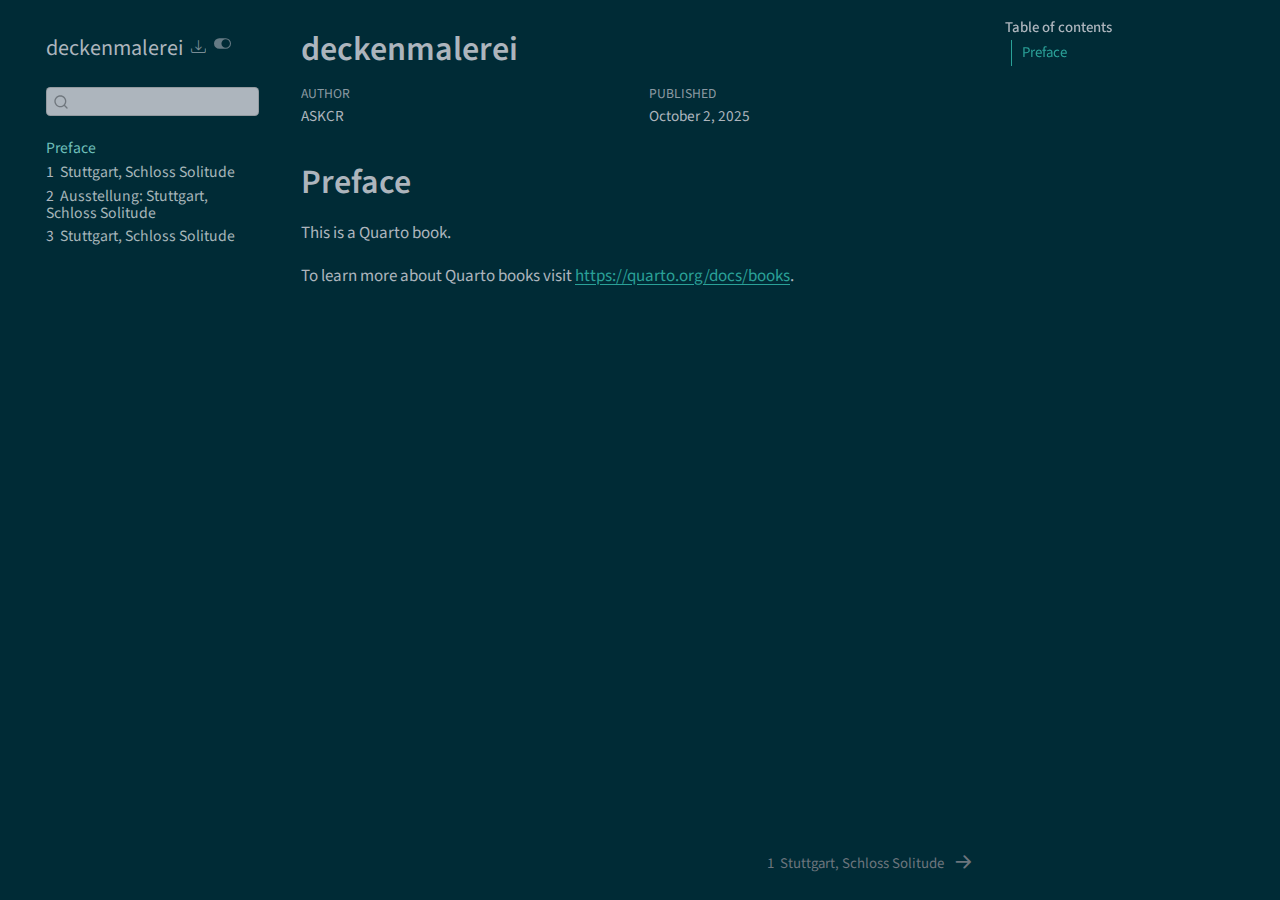
<file: index.html>
<!DOCTYPE html>
<html xmlns="http://www.w3.org/1999/xhtml" lang="en" xml:lang="en"><head>

<meta charset="utf-8">
<meta name="generator" content="quarto-1.7.34">

<meta name="viewport" content="width=device-width, initial-scale=1.0, user-scalable=yes">

<meta name="author" content="ASKCR">
<meta name="dcterms.date" content="2025-10-02">

<title>deckenmalerei</title>
<style>
code{white-space: pre-wrap;}
span.smallcaps{font-variant: small-caps;}
div.columns{display: flex; gap: min(4vw, 1.5em);}
div.column{flex: auto; overflow-x: auto;}
div.hanging-indent{margin-left: 1.5em; text-indent: -1.5em;}
ul.task-list{list-style: none;}
ul.task-list li input[type="checkbox"] {
  width: 0.8em;
  margin: 0 0.8em 0.2em -1em; /* quarto-specific, see https://github.com/quarto-dev/quarto-cli/issues/4556 */ 
  vertical-align: middle;
}
</style>


<script src="site_libs/quarto-nav/quarto-nav.js"></script>
<script src="site_libs/quarto-nav/headroom.min.js"></script>
<script src="site_libs/clipboard/clipboard.min.js"></script>
<script src="site_libs/quarto-search/autocomplete.umd.js"></script>
<script src="site_libs/quarto-search/fuse.min.js"></script>
<script src="site_libs/quarto-search/quarto-search.js"></script>
<meta name="quarto:offset" content="./">
<link href="./section0.html" rel="next">
<script src="site_libs/quarto-html/quarto.js" type="module"></script>
<script src="site_libs/quarto-html/tabsets/tabsets.js" type="module"></script>
<script src="site_libs/quarto-html/popper.min.js"></script>
<script src="site_libs/quarto-html/tippy.umd.min.js"></script>
<script src="site_libs/quarto-html/anchor.min.js"></script>
<link href="site_libs/quarto-html/tippy.css" rel="stylesheet">
<link href="site_libs/quarto-html/quarto-syntax-highlighting-c8ad9e5dbd60b7b70b38521ab19b7da4.css" rel="stylesheet" class="quarto-color-scheme" id="quarto-text-highlighting-styles">
<link href="site_libs/quarto-html/quarto-syntax-highlighting-dark-befe23ebd2f54d8af2c8a89d1a1611f1.css" rel="stylesheet" class="quarto-color-scheme quarto-color-alternate" id="quarto-text-highlighting-styles">
<script src="site_libs/bootstrap/bootstrap.min.js"></script>
<link href="site_libs/bootstrap/bootstrap-icons.css" rel="stylesheet">
<link href="site_libs/bootstrap/bootstrap-4224419dfc7caf08b3e322f9b1767e55.min.css" rel="stylesheet" append-hash="true" class="quarto-color-scheme" id="quarto-bootstrap" data-mode="light">
<link href="site_libs/bootstrap/bootstrap-dark-b3de7175a6ecf7c4f2abbcc948ad87ec.min.css" rel="stylesheet" append-hash="true" class="quarto-color-scheme quarto-color-alternate" id="quarto-bootstrap" data-mode="dark">
<script id="quarto-search-options" type="application/json">{
  "location": "sidebar",
  "copy-button": false,
  "collapse-after": 3,
  "panel-placement": "start",
  "type": "textbox",
  "limit": 50,
  "keyboard-shortcut": [
    "f",
    "/",
    "s"
  ],
  "show-item-context": false,
  "language": {
    "search-no-results-text": "No results",
    "search-matching-documents-text": "matching documents",
    "search-copy-link-title": "Copy link to search",
    "search-hide-matches-text": "Hide additional matches",
    "search-more-match-text": "more match in this document",
    "search-more-matches-text": "more matches in this document",
    "search-clear-button-title": "Clear",
    "search-text-placeholder": "",
    "search-detached-cancel-button-title": "Cancel",
    "search-submit-button-title": "Submit",
    "search-label": "Search"
  }
}</script>


</head>

<body class="nav-sidebar floating quarto-dark"><script id="quarto-html-before-body" type="application/javascript">
    const toggleBodyColorMode = (bsSheetEl) => {
      const mode = bsSheetEl.getAttribute("data-mode");
      const bodyEl = window.document.querySelector("body");
      if (mode === "dark") {
        bodyEl.classList.add("quarto-dark");
        bodyEl.classList.remove("quarto-light");
      } else {
        bodyEl.classList.add("quarto-light");
        bodyEl.classList.remove("quarto-dark");
      }
    }
    const toggleBodyColorPrimary = () => {
      const bsSheetEl = window.document.querySelector("link#quarto-bootstrap:not([rel=disabled-stylesheet])");
      if (bsSheetEl) {
        toggleBodyColorMode(bsSheetEl);
      }
    }
    const setColorSchemeToggle = (alternate) => {
      const toggles = window.document.querySelectorAll('.quarto-color-scheme-toggle');
      for (let i=0; i < toggles.length; i++) {
        const toggle = toggles[i];
        if (toggle) {
          if (alternate) {
            toggle.classList.add("alternate");
          } else {
            toggle.classList.remove("alternate");
          }
        }
      }
    };
    const toggleColorMode = (alternate) => {
      // Switch the stylesheets
      const primaryStylesheets = window.document.querySelectorAll('link.quarto-color-scheme:not(.quarto-color-alternate)');
      const alternateStylesheets = window.document.querySelectorAll('link.quarto-color-scheme.quarto-color-alternate');
      manageTransitions('#quarto-margin-sidebar .nav-link', false);
      if (alternate) {
        // note: dark is layered on light, we don't disable primary!
        enableStylesheet(alternateStylesheets);
        for (const sheetNode of alternateStylesheets) {
          if (sheetNode.id === "quarto-bootstrap") {
            toggleBodyColorMode(sheetNode);
          }
        }
      } else {
        disableStylesheet(alternateStylesheets);
        enableStylesheet(primaryStylesheets)
        toggleBodyColorPrimary();
      }
      manageTransitions('#quarto-margin-sidebar .nav-link', true);
      // Switch the toggles
      setColorSchemeToggle(alternate)
      // Hack to workaround the fact that safari doesn't
      // properly recolor the scrollbar when toggling (#1455)
      if (navigator.userAgent.indexOf('Safari') > 0 && navigator.userAgent.indexOf('Chrome') == -1) {
        manageTransitions("body", false);
        window.scrollTo(0, 1);
        setTimeout(() => {
          window.scrollTo(0, 0);
          manageTransitions("body", true);
        }, 40);
      }
    }
    const disableStylesheet = (stylesheets) => {
      for (let i=0; i < stylesheets.length; i++) {
        const stylesheet = stylesheets[i];
        stylesheet.rel = 'disabled-stylesheet';
      }
    }
    const enableStylesheet = (stylesheets) => {
      for (let i=0; i < stylesheets.length; i++) {
        const stylesheet = stylesheets[i];
        if(stylesheet.rel !== 'stylesheet') { // for Chrome, which will still FOUC without this check
          stylesheet.rel = 'stylesheet';
        }
      }
    }
    const manageTransitions = (selector, allowTransitions) => {
      const els = window.document.querySelectorAll(selector);
      for (let i=0; i < els.length; i++) {
        const el = els[i];
        if (allowTransitions) {
          el.classList.remove('notransition');
        } else {
          el.classList.add('notransition');
        }
      }
    }
    const isFileUrl = () => {
      return window.location.protocol === 'file:';
    }
    const hasAlternateSentinel = () => {
      let styleSentinel = getColorSchemeSentinel();
      if (styleSentinel !== null) {
        return styleSentinel === "alternate";
      } else {
        return false;
      }
    }
    const setStyleSentinel = (alternate) => {
      const value = alternate ? "alternate" : "default";
      if (!isFileUrl()) {
        window.localStorage.setItem("quarto-color-scheme", value);
      } else {
        localAlternateSentinel = value;
      }
    }
    const getColorSchemeSentinel = () => {
      if (!isFileUrl()) {
        const storageValue = window.localStorage.getItem("quarto-color-scheme");
        return storageValue != null ? storageValue : localAlternateSentinel;
      } else {
        return localAlternateSentinel;
      }
    }
    const toggleGiscusIfUsed = (isAlternate, darkModeDefault) => {
      const baseTheme = document.querySelector('#giscus-base-theme')?.value ?? 'light';
      const alternateTheme = document.querySelector('#giscus-alt-theme')?.value ?? 'dark';
      let newTheme = '';
      if(authorPrefersDark) {
        newTheme = isAlternate ? baseTheme : alternateTheme;
      } else {
        newTheme = isAlternate ? alternateTheme : baseTheme;
      }
      const changeGiscusTheme = () => {
        // From: https://github.com/giscus/giscus/issues/336
        const sendMessage = (message) => {
          const iframe = document.querySelector('iframe.giscus-frame');
          if (!iframe) return;
          iframe.contentWindow.postMessage({ giscus: message }, 'https://giscus.app');
        }
        sendMessage({
          setConfig: {
            theme: newTheme
          }
        });
      }
      const isGiscussLoaded = window.document.querySelector('iframe.giscus-frame') !== null;
      if (isGiscussLoaded) {
        changeGiscusTheme();
      }
    };
    const authorPrefersDark = true;
    const darkModeDefault = authorPrefersDark;
    let localAlternateSentinel = darkModeDefault ? 'alternate' : 'default';
    // Dark / light mode switch
    window.quartoToggleColorScheme = () => {
      // Read the current dark / light value
      let toAlternate = !hasAlternateSentinel();
      toggleColorMode(toAlternate);
      setStyleSentinel(toAlternate);
      toggleGiscusIfUsed(toAlternate, darkModeDefault);
      window.dispatchEvent(new Event('resize'));
    };
    // Switch to dark mode if need be
    if (hasAlternateSentinel()) {
      toggleColorMode(true);
    } else {
      toggleColorMode(false);
    }
  </script>

<div id="quarto-search-results"></div>
  <header id="quarto-header" class="headroom fixed-top">
  <nav class="quarto-secondary-nav">
    <div class="container-fluid d-flex">
      <button type="button" class="quarto-btn-toggle btn" data-bs-toggle="collapse" role="button" data-bs-target=".quarto-sidebar-collapse-item" aria-controls="quarto-sidebar" aria-expanded="false" aria-label="Toggle sidebar navigation" onclick="if (window.quartoToggleHeadroom) { window.quartoToggleHeadroom(); }">
        <i class="bi bi-layout-text-sidebar-reverse"></i>
      </button>
        <nav class="quarto-page-breadcrumbs" aria-label="breadcrumb"><ol class="breadcrumb"><li class="breadcrumb-item"><a href="./index.html">Preface</a></li></ol></nav>
        <a class="flex-grow-1" role="navigation" data-bs-toggle="collapse" data-bs-target=".quarto-sidebar-collapse-item" aria-controls="quarto-sidebar" aria-expanded="false" aria-label="Toggle sidebar navigation" onclick="if (window.quartoToggleHeadroom) { window.quartoToggleHeadroom(); }">      
        </a>
      <button type="button" class="btn quarto-search-button" aria-label="Search" onclick="window.quartoOpenSearch();">
        <i class="bi bi-search"></i>
      </button>
    </div>
  </nav>
</header>
<!-- content -->
<div id="quarto-content" class="quarto-container page-columns page-rows-contents page-layout-article">
<!-- sidebar -->
  <nav id="quarto-sidebar" class="sidebar collapse collapse-horizontal quarto-sidebar-collapse-item sidebar-navigation floating overflow-auto">
    <div class="pt-lg-2 mt-2 text-left sidebar-header">
    <div class="sidebar-title mb-0 py-0">
      <a href="./">deckenmalerei</a> 
        <div class="sidebar-tools-main">
    <div class="dropdown">
      <a href="" title="Download" id="quarto-navigation-tool-dropdown-0" class="quarto-navigation-tool dropdown-toggle px-1" data-bs-toggle="dropdown" aria-expanded="false" role="link" aria-label="Download"><i class="bi bi-download"></i></a>
      <ul class="dropdown-menu" aria-labelledby="quarto-navigation-tool-dropdown-0">
          <li>
            <a class="dropdown-item sidebar-tools-main-item" href="./deckenmalerei.pdf">
              <i class="bi bi-file-pdf pe-1"></i>
            Download PDF
            </a>
          </li>
          <li>
            <a class="dropdown-item sidebar-tools-main-item" href="./deckenmalerei.epub">
              <i class="bi bi-journal pe-1"></i>
            Download ePub
            </a>
          </li>
          <li>
            <a class="dropdown-item sidebar-tools-main-item" href="./deckenmalerei.docx">
              <i class="bi bi-file-word pe-1"></i>
            Download Docx
            </a>
          </li>
      </ul>
    </div>
  <a href="" class="quarto-color-scheme-toggle quarto-navigation-tool  px-1" onclick="window.quartoToggleColorScheme(); return false;" title="Toggle dark mode"><i class="bi"></i></a>
</div>
    </div>
      </div>
        <div class="mt-2 flex-shrink-0 align-items-center">
        <div class="sidebar-search">
        <div id="quarto-search" class="" title="Search"></div>
        </div>
        </div>
    <div class="sidebar-menu-container"> 
    <ul class="list-unstyled mt-1">
        <li class="sidebar-item">
  <div class="sidebar-item-container"> 
  <a href="./index.html" class="sidebar-item-text sidebar-link active">
 <span class="menu-text">Preface</span></a>
  </div>
</li>
        <li class="sidebar-item">
  <div class="sidebar-item-container"> 
  <a href="./section0.html" class="sidebar-item-text sidebar-link">
 <span class="menu-text"><span class="chapter-number">1</span>&nbsp; <span class="chapter-title">Stuttgart, Schloss Solitude</span></span></a>
  </div>
</li>
        <li class="sidebar-item">
  <div class="sidebar-item-container"> 
  <a href="./section1.html" class="sidebar-item-text sidebar-link">
 <span class="menu-text"><span class="chapter-number">2</span>&nbsp; <span class="chapter-title">Ausstellung: Stuttgart, Schloss Solitude</span></span></a>
  </div>
</li>
        <li class="sidebar-item">
  <div class="sidebar-item-container"> 
  <a href="./section3.html" class="sidebar-item-text sidebar-link">
 <span class="menu-text"><span class="chapter-number">3</span>&nbsp; <span class="chapter-title">Stuttgart, Schloss Solitude</span></span></a>
  </div>
</li>
    </ul>
    </div>
</nav>
<div id="quarto-sidebar-glass" class="quarto-sidebar-collapse-item" data-bs-toggle="collapse" data-bs-target=".quarto-sidebar-collapse-item"></div>
<!-- margin-sidebar -->
    <div id="quarto-margin-sidebar" class="sidebar margin-sidebar">
        <nav id="TOC" role="doc-toc" class="toc-active">
    <h2 id="toc-title">Table of contents</h2>
   
  <ul>
  <li><a href="#preface" id="toc-preface" class="nav-link active" data-scroll-target="#preface">Preface</a></li>
  </ul>
</nav>
    </div>
<!-- main -->
<main class="content" id="quarto-document-content">


<header id="title-block-header" class="quarto-title-block default">
<div class="quarto-title">
<h1 class="title">deckenmalerei</h1>
</div>



<div class="quarto-title-meta">

    <div>
    <div class="quarto-title-meta-heading">Author</div>
    <div class="quarto-title-meta-contents">
             <p>ASKCR </p>
          </div>
  </div>
    
    <div>
    <div class="quarto-title-meta-heading">Published</div>
    <div class="quarto-title-meta-contents">
      <p class="date">October 2, 2025</p>
    </div>
  </div>
  
    
  </div>
  


</header>


<section id="preface" class="level1 unnumbered">
<h1 class="unnumbered">Preface</h1>
<p>This is a Quarto book.</p>
<p>To learn more about Quarto books visit <a href="https://quarto.org/docs/books" class="uri">https://quarto.org/docs/books</a>.</p>


</section>

</main> <!-- /main -->
<script id="quarto-html-after-body" type="application/javascript">
  window.document.addEventListener("DOMContentLoaded", function (event) {
    // Ensure there is a toggle, if there isn't float one in the top right
    if (window.document.querySelector('.quarto-color-scheme-toggle') === null) {
      const a = window.document.createElement('a');
      a.classList.add('top-right');
      a.classList.add('quarto-color-scheme-toggle');
      a.href = "";
      a.onclick = function() { try { window.quartoToggleColorScheme(); } catch {} return false; };
      const i = window.document.createElement("i");
      i.classList.add('bi');
      a.appendChild(i);
      window.document.body.appendChild(a);
    }
    setColorSchemeToggle(hasAlternateSentinel())
    const icon = "";
    const anchorJS = new window.AnchorJS();
    anchorJS.options = {
      placement: 'right',
      icon: icon
    };
    anchorJS.add('.anchored');
    const isCodeAnnotation = (el) => {
      for (const clz of el.classList) {
        if (clz.startsWith('code-annotation-')) {                     
          return true;
        }
      }
      return false;
    }
    const onCopySuccess = function(e) {
      // button target
      const button = e.trigger;
      // don't keep focus
      button.blur();
      // flash "checked"
      button.classList.add('code-copy-button-checked');
      var currentTitle = button.getAttribute("title");
      button.setAttribute("title", "Copied!");
      let tooltip;
      if (window.bootstrap) {
        button.setAttribute("data-bs-toggle", "tooltip");
        button.setAttribute("data-bs-placement", "left");
        button.setAttribute("data-bs-title", "Copied!");
        tooltip = new bootstrap.Tooltip(button, 
          { trigger: "manual", 
            customClass: "code-copy-button-tooltip",
            offset: [0, -8]});
        tooltip.show();    
      }
      setTimeout(function() {
        if (tooltip) {
          tooltip.hide();
          button.removeAttribute("data-bs-title");
          button.removeAttribute("data-bs-toggle");
          button.removeAttribute("data-bs-placement");
        }
        button.setAttribute("title", currentTitle);
        button.classList.remove('code-copy-button-checked');
      }, 1000);
      // clear code selection
      e.clearSelection();
    }
    const getTextToCopy = function(trigger) {
        const codeEl = trigger.previousElementSibling.cloneNode(true);
        for (const childEl of codeEl.children) {
          if (isCodeAnnotation(childEl)) {
            childEl.remove();
          }
        }
        return codeEl.innerText;
    }
    const clipboard = new window.ClipboardJS('.code-copy-button:not([data-in-quarto-modal])', {
      text: getTextToCopy
    });
    clipboard.on('success', onCopySuccess);
    if (window.document.getElementById('quarto-embedded-source-code-modal')) {
      const clipboardModal = new window.ClipboardJS('.code-copy-button[data-in-quarto-modal]', {
        text: getTextToCopy,
        container: window.document.getElementById('quarto-embedded-source-code-modal')
      });
      clipboardModal.on('success', onCopySuccess);
    }
      var localhostRegex = new RegExp(/^(?:http|https):\/\/localhost\:?[0-9]*\//);
      var mailtoRegex = new RegExp(/^mailto:/);
        var filterRegex = new RegExp('/' + window.location.host + '/');
      var isInternal = (href) => {
          return filterRegex.test(href) || localhostRegex.test(href) || mailtoRegex.test(href);
      }
      // Inspect non-navigation links and adorn them if external
     var links = window.document.querySelectorAll('a[href]:not(.nav-link):not(.navbar-brand):not(.toc-action):not(.sidebar-link):not(.sidebar-item-toggle):not(.pagination-link):not(.no-external):not([aria-hidden]):not(.dropdown-item):not(.quarto-navigation-tool):not(.about-link)');
      for (var i=0; i<links.length; i++) {
        const link = links[i];
        if (!isInternal(link.href)) {
          // undo the damage that might have been done by quarto-nav.js in the case of
          // links that we want to consider external
          if (link.dataset.originalHref !== undefined) {
            link.href = link.dataset.originalHref;
          }
        }
      }
    function tippyHover(el, contentFn, onTriggerFn, onUntriggerFn) {
      const config = {
        allowHTML: true,
        maxWidth: 500,
        delay: 100,
        arrow: false,
        appendTo: function(el) {
            return el.parentElement;
        },
        interactive: true,
        interactiveBorder: 10,
        theme: 'quarto',
        placement: 'bottom-start',
      };
      if (contentFn) {
        config.content = contentFn;
      }
      if (onTriggerFn) {
        config.onTrigger = onTriggerFn;
      }
      if (onUntriggerFn) {
        config.onUntrigger = onUntriggerFn;
      }
      window.tippy(el, config); 
    }
    const noterefs = window.document.querySelectorAll('a[role="doc-noteref"]');
    for (var i=0; i<noterefs.length; i++) {
      const ref = noterefs[i];
      tippyHover(ref, function() {
        // use id or data attribute instead here
        let href = ref.getAttribute('data-footnote-href') || ref.getAttribute('href');
        try { href = new URL(href).hash; } catch {}
        const id = href.replace(/^#\/?/, "");
        const note = window.document.getElementById(id);
        if (note) {
          return note.innerHTML;
        } else {
          return "";
        }
      });
    }
    const xrefs = window.document.querySelectorAll('a.quarto-xref');
    const processXRef = (id, note) => {
      // Strip column container classes
      const stripColumnClz = (el) => {
        el.classList.remove("page-full", "page-columns");
        if (el.children) {
          for (const child of el.children) {
            stripColumnClz(child);
          }
        }
      }
      stripColumnClz(note)
      if (id === null || id.startsWith('sec-')) {
        // Special case sections, only their first couple elements
        const container = document.createElement("div");
        if (note.children && note.children.length > 2) {
          container.appendChild(note.children[0].cloneNode(true));
          for (let i = 1; i < note.children.length; i++) {
            const child = note.children[i];
            if (child.tagName === "P" && child.innerText === "") {
              continue;
            } else {
              container.appendChild(child.cloneNode(true));
              break;
            }
          }
          if (window.Quarto?.typesetMath) {
            window.Quarto.typesetMath(container);
          }
          return container.innerHTML
        } else {
          if (window.Quarto?.typesetMath) {
            window.Quarto.typesetMath(note);
          }
          return note.innerHTML;
        }
      } else {
        // Remove any anchor links if they are present
        const anchorLink = note.querySelector('a.anchorjs-link');
        if (anchorLink) {
          anchorLink.remove();
        }
        if (window.Quarto?.typesetMath) {
          window.Quarto.typesetMath(note);
        }
        if (note.classList.contains("callout")) {
          return note.outerHTML;
        } else {
          return note.innerHTML;
        }
      }
    }
    for (var i=0; i<xrefs.length; i++) {
      const xref = xrefs[i];
      tippyHover(xref, undefined, function(instance) {
        instance.disable();
        let url = xref.getAttribute('href');
        let hash = undefined; 
        if (url.startsWith('#')) {
          hash = url;
        } else {
          try { hash = new URL(url).hash; } catch {}
        }
        if (hash) {
          const id = hash.replace(/^#\/?/, "");
          const note = window.document.getElementById(id);
          if (note !== null) {
            try {
              const html = processXRef(id, note.cloneNode(true));
              instance.setContent(html);
            } finally {
              instance.enable();
              instance.show();
            }
          } else {
            // See if we can fetch this
            fetch(url.split('#')[0])
            .then(res => res.text())
            .then(html => {
              const parser = new DOMParser();
              const htmlDoc = parser.parseFromString(html, "text/html");
              const note = htmlDoc.getElementById(id);
              if (note !== null) {
                const html = processXRef(id, note);
                instance.setContent(html);
              } 
            }).finally(() => {
              instance.enable();
              instance.show();
            });
          }
        } else {
          // See if we can fetch a full url (with no hash to target)
          // This is a special case and we should probably do some content thinning / targeting
          fetch(url)
          .then(res => res.text())
          .then(html => {
            const parser = new DOMParser();
            const htmlDoc = parser.parseFromString(html, "text/html");
            const note = htmlDoc.querySelector('main.content');
            if (note !== null) {
              // This should only happen for chapter cross references
              // (since there is no id in the URL)
              // remove the first header
              if (note.children.length > 0 && note.children[0].tagName === "HEADER") {
                note.children[0].remove();
              }
              const html = processXRef(null, note);
              instance.setContent(html);
            } 
          }).finally(() => {
            instance.enable();
            instance.show();
          });
        }
      }, function(instance) {
      });
    }
        let selectedAnnoteEl;
        const selectorForAnnotation = ( cell, annotation) => {
          let cellAttr = 'data-code-cell="' + cell + '"';
          let lineAttr = 'data-code-annotation="' +  annotation + '"';
          const selector = 'span[' + cellAttr + '][' + lineAttr + ']';
          return selector;
        }
        const selectCodeLines = (annoteEl) => {
          const doc = window.document;
          const targetCell = annoteEl.getAttribute("data-target-cell");
          const targetAnnotation = annoteEl.getAttribute("data-target-annotation");
          const annoteSpan = window.document.querySelector(selectorForAnnotation(targetCell, targetAnnotation));
          const lines = annoteSpan.getAttribute("data-code-lines").split(",");
          const lineIds = lines.map((line) => {
            return targetCell + "-" + line;
          })
          let top = null;
          let height = null;
          let parent = null;
          if (lineIds.length > 0) {
              //compute the position of the single el (top and bottom and make a div)
              const el = window.document.getElementById(lineIds[0]);
              top = el.offsetTop;
              height = el.offsetHeight;
              parent = el.parentElement.parentElement;
            if (lineIds.length > 1) {
              const lastEl = window.document.getElementById(lineIds[lineIds.length - 1]);
              const bottom = lastEl.offsetTop + lastEl.offsetHeight;
              height = bottom - top;
            }
            if (top !== null && height !== null && parent !== null) {
              // cook up a div (if necessary) and position it 
              let div = window.document.getElementById("code-annotation-line-highlight");
              if (div === null) {
                div = window.document.createElement("div");
                div.setAttribute("id", "code-annotation-line-highlight");
                div.style.position = 'absolute';
                parent.appendChild(div);
              }
              div.style.top = top - 2 + "px";
              div.style.height = height + 4 + "px";
              div.style.left = 0;
              let gutterDiv = window.document.getElementById("code-annotation-line-highlight-gutter");
              if (gutterDiv === null) {
                gutterDiv = window.document.createElement("div");
                gutterDiv.setAttribute("id", "code-annotation-line-highlight-gutter");
                gutterDiv.style.position = 'absolute';
                const codeCell = window.document.getElementById(targetCell);
                const gutter = codeCell.querySelector('.code-annotation-gutter');
                gutter.appendChild(gutterDiv);
              }
              gutterDiv.style.top = top - 2 + "px";
              gutterDiv.style.height = height + 4 + "px";
            }
            selectedAnnoteEl = annoteEl;
          }
        };
        const unselectCodeLines = () => {
          const elementsIds = ["code-annotation-line-highlight", "code-annotation-line-highlight-gutter"];
          elementsIds.forEach((elId) => {
            const div = window.document.getElementById(elId);
            if (div) {
              div.remove();
            }
          });
          selectedAnnoteEl = undefined;
        };
          // Handle positioning of the toggle
      window.addEventListener(
        "resize",
        throttle(() => {
          elRect = undefined;
          if (selectedAnnoteEl) {
            selectCodeLines(selectedAnnoteEl);
          }
        }, 10)
      );
      function throttle(fn, ms) {
      let throttle = false;
      let timer;
        return (...args) => {
          if(!throttle) { // first call gets through
              fn.apply(this, args);
              throttle = true;
          } else { // all the others get throttled
              if(timer) clearTimeout(timer); // cancel #2
              timer = setTimeout(() => {
                fn.apply(this, args);
                timer = throttle = false;
              }, ms);
          }
        };
      }
        // Attach click handler to the DT
        const annoteDls = window.document.querySelectorAll('dt[data-target-cell]');
        for (const annoteDlNode of annoteDls) {
          annoteDlNode.addEventListener('click', (event) => {
            const clickedEl = event.target;
            if (clickedEl !== selectedAnnoteEl) {
              unselectCodeLines();
              const activeEl = window.document.querySelector('dt[data-target-cell].code-annotation-active');
              if (activeEl) {
                activeEl.classList.remove('code-annotation-active');
              }
              selectCodeLines(clickedEl);
              clickedEl.classList.add('code-annotation-active');
            } else {
              // Unselect the line
              unselectCodeLines();
              clickedEl.classList.remove('code-annotation-active');
            }
          });
        }
    const findCites = (el) => {
      const parentEl = el.parentElement;
      if (parentEl) {
        const cites = parentEl.dataset.cites;
        if (cites) {
          return {
            el,
            cites: cites.split(' ')
          };
        } else {
          return findCites(el.parentElement)
        }
      } else {
        return undefined;
      }
    };
    var bibliorefs = window.document.querySelectorAll('a[role="doc-biblioref"]');
    for (var i=0; i<bibliorefs.length; i++) {
      const ref = bibliorefs[i];
      const citeInfo = findCites(ref);
      if (citeInfo) {
        tippyHover(citeInfo.el, function() {
          var popup = window.document.createElement('div');
          citeInfo.cites.forEach(function(cite) {
            var citeDiv = window.document.createElement('div');
            citeDiv.classList.add('hanging-indent');
            citeDiv.classList.add('csl-entry');
            var biblioDiv = window.document.getElementById('ref-' + cite);
            if (biblioDiv) {
              citeDiv.innerHTML = biblioDiv.innerHTML;
            }
            popup.appendChild(citeDiv);
          });
          return popup.innerHTML;
        });
      }
    }
  });
  </script>
<nav class="page-navigation">
  <div class="nav-page nav-page-previous">
  </div>
  <div class="nav-page nav-page-next">
      <a href="./section0.html" class="pagination-link" aria-label="Stuttgart, Schloss Solitude">
        <span class="nav-page-text"><span class="chapter-number">1</span>&nbsp; <span class="chapter-title">Stuttgart, Schloss Solitude</span></span> <i class="bi bi-arrow-right-short"></i>
      </a>
  </div>
</nav>
</div> <!-- /content -->




</body></html>
</file>
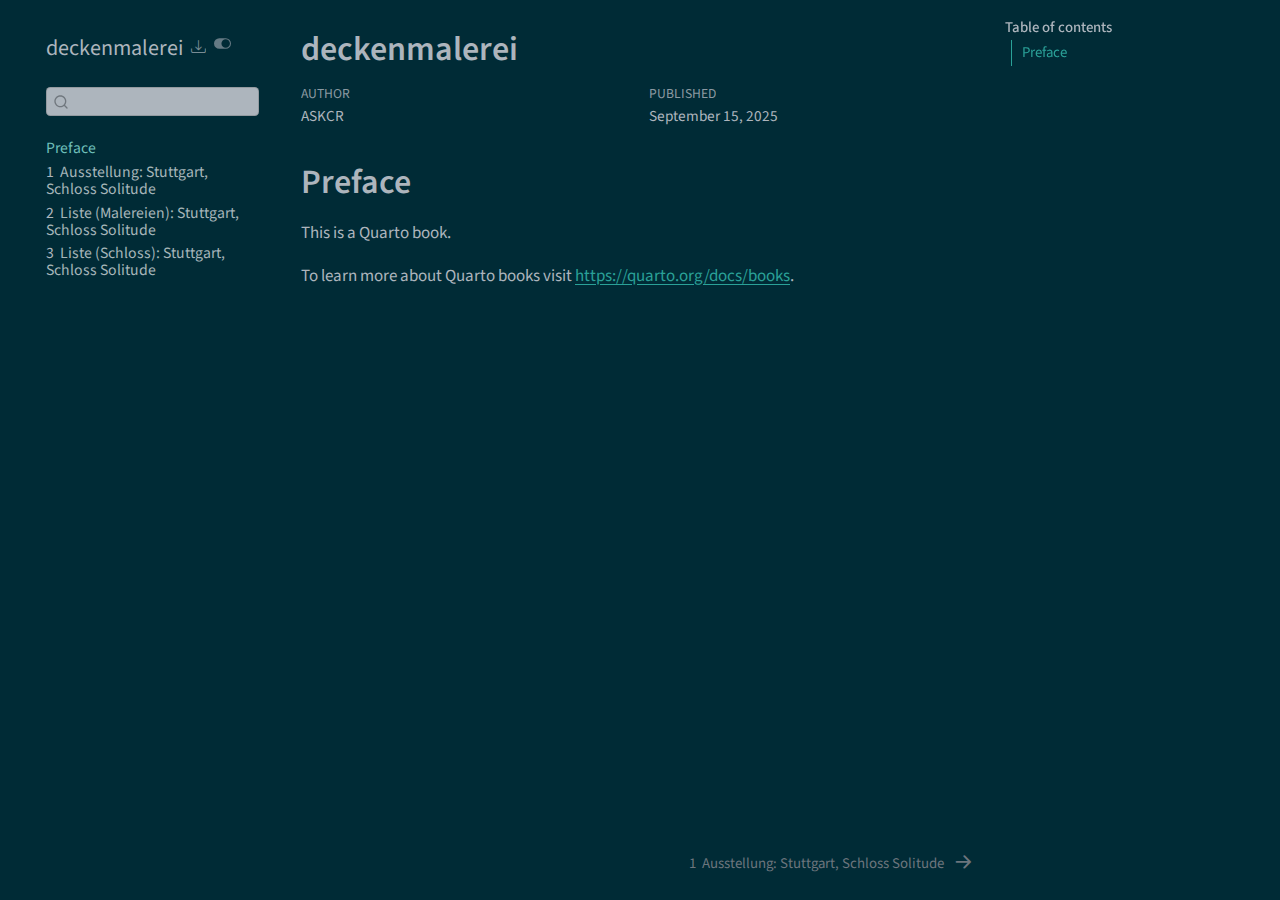
<file: Quarto/Docs/index.html>
<!DOCTYPE html>
<html xmlns="http://www.w3.org/1999/xhtml" lang="en" xml:lang="en"><head>

<meta charset="utf-8">
<meta name="generator" content="quarto-1.7.34">

<meta name="viewport" content="width=device-width, initial-scale=1.0, user-scalable=yes">

<meta name="author" content="ASKCR">
<meta name="dcterms.date" content="2025-09-15">

<title>deckenmalerei</title>
<style>
code{white-space: pre-wrap;}
span.smallcaps{font-variant: small-caps;}
div.columns{display: flex; gap: min(4vw, 1.5em);}
div.column{flex: auto; overflow-x: auto;}
div.hanging-indent{margin-left: 1.5em; text-indent: -1.5em;}
ul.task-list{list-style: none;}
ul.task-list li input[type="checkbox"] {
  width: 0.8em;
  margin: 0 0.8em 0.2em -1em; /* quarto-specific, see https://github.com/quarto-dev/quarto-cli/issues/4556 */ 
  vertical-align: middle;
}
</style>


<script src="site_libs/quarto-nav/quarto-nav.js"></script>
<script src="site_libs/quarto-nav/headroom.min.js"></script>
<script src="site_libs/clipboard/clipboard.min.js"></script>
<script src="site_libs/quarto-search/autocomplete.umd.js"></script>
<script src="site_libs/quarto-search/fuse.min.js"></script>
<script src="site_libs/quarto-search/quarto-search.js"></script>
<meta name="quarto:offset" content="./">
<link href="./section1.html" rel="next">
<script src="site_libs/quarto-html/quarto.js" type="module"></script>
<script src="site_libs/quarto-html/tabsets/tabsets.js" type="module"></script>
<script src="site_libs/quarto-html/popper.min.js"></script>
<script src="site_libs/quarto-html/tippy.umd.min.js"></script>
<script src="site_libs/quarto-html/anchor.min.js"></script>
<link href="site_libs/quarto-html/tippy.css" rel="stylesheet">
<link href="site_libs/quarto-html/quarto-syntax-highlighting-c8ad9e5dbd60b7b70b38521ab19b7da4.css" rel="stylesheet" class="quarto-color-scheme" id="quarto-text-highlighting-styles">
<link href="site_libs/quarto-html/quarto-syntax-highlighting-dark-befe23ebd2f54d8af2c8a89d1a1611f1.css" rel="stylesheet" class="quarto-color-scheme quarto-color-alternate" id="quarto-text-highlighting-styles">
<script src="site_libs/bootstrap/bootstrap.min.js"></script>
<link href="site_libs/bootstrap/bootstrap-icons.css" rel="stylesheet">
<link href="site_libs/bootstrap/bootstrap-4224419dfc7caf08b3e322f9b1767e55.min.css" rel="stylesheet" append-hash="true" class="quarto-color-scheme" id="quarto-bootstrap" data-mode="light">
<link href="site_libs/bootstrap/bootstrap-dark-b3de7175a6ecf7c4f2abbcc948ad87ec.min.css" rel="stylesheet" append-hash="true" class="quarto-color-scheme quarto-color-alternate" id="quarto-bootstrap" data-mode="dark">
<script id="quarto-search-options" type="application/json">{
  "location": "sidebar",
  "copy-button": false,
  "collapse-after": 3,
  "panel-placement": "start",
  "type": "textbox",
  "limit": 50,
  "keyboard-shortcut": [
    "f",
    "/",
    "s"
  ],
  "show-item-context": false,
  "language": {
    "search-no-results-text": "No results",
    "search-matching-documents-text": "matching documents",
    "search-copy-link-title": "Copy link to search",
    "search-hide-matches-text": "Hide additional matches",
    "search-more-match-text": "more match in this document",
    "search-more-matches-text": "more matches in this document",
    "search-clear-button-title": "Clear",
    "search-text-placeholder": "",
    "search-detached-cancel-button-title": "Cancel",
    "search-submit-button-title": "Submit",
    "search-label": "Search"
  }
}</script>


</head>

<body class="nav-sidebar floating quarto-dark"><script id="quarto-html-before-body" type="application/javascript">
    const toggleBodyColorMode = (bsSheetEl) => {
      const mode = bsSheetEl.getAttribute("data-mode");
      const bodyEl = window.document.querySelector("body");
      if (mode === "dark") {
        bodyEl.classList.add("quarto-dark");
        bodyEl.classList.remove("quarto-light");
      } else {
        bodyEl.classList.add("quarto-light");
        bodyEl.classList.remove("quarto-dark");
      }
    }
    const toggleBodyColorPrimary = () => {
      const bsSheetEl = window.document.querySelector("link#quarto-bootstrap:not([rel=disabled-stylesheet])");
      if (bsSheetEl) {
        toggleBodyColorMode(bsSheetEl);
      }
    }
    const setColorSchemeToggle = (alternate) => {
      const toggles = window.document.querySelectorAll('.quarto-color-scheme-toggle');
      for (let i=0; i < toggles.length; i++) {
        const toggle = toggles[i];
        if (toggle) {
          if (alternate) {
            toggle.classList.add("alternate");
          } else {
            toggle.classList.remove("alternate");
          }
        }
      }
    };
    const toggleColorMode = (alternate) => {
      // Switch the stylesheets
      const primaryStylesheets = window.document.querySelectorAll('link.quarto-color-scheme:not(.quarto-color-alternate)');
      const alternateStylesheets = window.document.querySelectorAll('link.quarto-color-scheme.quarto-color-alternate');
      manageTransitions('#quarto-margin-sidebar .nav-link', false);
      if (alternate) {
        // note: dark is layered on light, we don't disable primary!
        enableStylesheet(alternateStylesheets);
        for (const sheetNode of alternateStylesheets) {
          if (sheetNode.id === "quarto-bootstrap") {
            toggleBodyColorMode(sheetNode);
          }
        }
      } else {
        disableStylesheet(alternateStylesheets);
        enableStylesheet(primaryStylesheets)
        toggleBodyColorPrimary();
      }
      manageTransitions('#quarto-margin-sidebar .nav-link', true);
      // Switch the toggles
      setColorSchemeToggle(alternate)
      // Hack to workaround the fact that safari doesn't
      // properly recolor the scrollbar when toggling (#1455)
      if (navigator.userAgent.indexOf('Safari') > 0 && navigator.userAgent.indexOf('Chrome') == -1) {
        manageTransitions("body", false);
        window.scrollTo(0, 1);
        setTimeout(() => {
          window.scrollTo(0, 0);
          manageTransitions("body", true);
        }, 40);
      }
    }
    const disableStylesheet = (stylesheets) => {
      for (let i=0; i < stylesheets.length; i++) {
        const stylesheet = stylesheets[i];
        stylesheet.rel = 'disabled-stylesheet';
      }
    }
    const enableStylesheet = (stylesheets) => {
      for (let i=0; i < stylesheets.length; i++) {
        const stylesheet = stylesheets[i];
        if(stylesheet.rel !== 'stylesheet') { // for Chrome, which will still FOUC without this check
          stylesheet.rel = 'stylesheet';
        }
      }
    }
    const manageTransitions = (selector, allowTransitions) => {
      const els = window.document.querySelectorAll(selector);
      for (let i=0; i < els.length; i++) {
        const el = els[i];
        if (allowTransitions) {
          el.classList.remove('notransition');
        } else {
          el.classList.add('notransition');
        }
      }
    }
    const isFileUrl = () => {
      return window.location.protocol === 'file:';
    }
    const hasAlternateSentinel = () => {
      let styleSentinel = getColorSchemeSentinel();
      if (styleSentinel !== null) {
        return styleSentinel === "alternate";
      } else {
        return false;
      }
    }
    const setStyleSentinel = (alternate) => {
      const value = alternate ? "alternate" : "default";
      if (!isFileUrl()) {
        window.localStorage.setItem("quarto-color-scheme", value);
      } else {
        localAlternateSentinel = value;
      }
    }
    const getColorSchemeSentinel = () => {
      if (!isFileUrl()) {
        const storageValue = window.localStorage.getItem("quarto-color-scheme");
        return storageValue != null ? storageValue : localAlternateSentinel;
      } else {
        return localAlternateSentinel;
      }
    }
    const toggleGiscusIfUsed = (isAlternate, darkModeDefault) => {
      const baseTheme = document.querySelector('#giscus-base-theme')?.value ?? 'light';
      const alternateTheme = document.querySelector('#giscus-alt-theme')?.value ?? 'dark';
      let newTheme = '';
      if(authorPrefersDark) {
        newTheme = isAlternate ? baseTheme : alternateTheme;
      } else {
        newTheme = isAlternate ? alternateTheme : baseTheme;
      }
      const changeGiscusTheme = () => {
        // From: https://github.com/giscus/giscus/issues/336
        const sendMessage = (message) => {
          const iframe = document.querySelector('iframe.giscus-frame');
          if (!iframe) return;
          iframe.contentWindow.postMessage({ giscus: message }, 'https://giscus.app');
        }
        sendMessage({
          setConfig: {
            theme: newTheme
          }
        });
      }
      const isGiscussLoaded = window.document.querySelector('iframe.giscus-frame') !== null;
      if (isGiscussLoaded) {
        changeGiscusTheme();
      }
    };
    const authorPrefersDark = true;
    const darkModeDefault = authorPrefersDark;
    let localAlternateSentinel = darkModeDefault ? 'alternate' : 'default';
    // Dark / light mode switch
    window.quartoToggleColorScheme = () => {
      // Read the current dark / light value
      let toAlternate = !hasAlternateSentinel();
      toggleColorMode(toAlternate);
      setStyleSentinel(toAlternate);
      toggleGiscusIfUsed(toAlternate, darkModeDefault);
      window.dispatchEvent(new Event('resize'));
    };
    // Switch to dark mode if need be
    if (hasAlternateSentinel()) {
      toggleColorMode(true);
    } else {
      toggleColorMode(false);
    }
  </script>

<div id="quarto-search-results"></div>
  <header id="quarto-header" class="headroom fixed-top">
  <nav class="quarto-secondary-nav">
    <div class="container-fluid d-flex">
      <button type="button" class="quarto-btn-toggle btn" data-bs-toggle="collapse" role="button" data-bs-target=".quarto-sidebar-collapse-item" aria-controls="quarto-sidebar" aria-expanded="false" aria-label="Toggle sidebar navigation" onclick="if (window.quartoToggleHeadroom) { window.quartoToggleHeadroom(); }">
        <i class="bi bi-layout-text-sidebar-reverse"></i>
      </button>
        <nav class="quarto-page-breadcrumbs" aria-label="breadcrumb"><ol class="breadcrumb"><li class="breadcrumb-item"><a href="./index.html">Preface</a></li></ol></nav>
        <a class="flex-grow-1" role="navigation" data-bs-toggle="collapse" data-bs-target=".quarto-sidebar-collapse-item" aria-controls="quarto-sidebar" aria-expanded="false" aria-label="Toggle sidebar navigation" onclick="if (window.quartoToggleHeadroom) { window.quartoToggleHeadroom(); }">      
        </a>
      <button type="button" class="btn quarto-search-button" aria-label="Search" onclick="window.quartoOpenSearch();">
        <i class="bi bi-search"></i>
      </button>
    </div>
  </nav>
</header>
<!-- content -->
<div id="quarto-content" class="quarto-container page-columns page-rows-contents page-layout-article">
<!-- sidebar -->
  <nav id="quarto-sidebar" class="sidebar collapse collapse-horizontal quarto-sidebar-collapse-item sidebar-navigation floating overflow-auto">
    <div class="pt-lg-2 mt-2 text-left sidebar-header">
    <div class="sidebar-title mb-0 py-0">
      <a href="./">deckenmalerei</a> 
        <div class="sidebar-tools-main">
    <div class="dropdown">
      <a href="" title="Download" id="quarto-navigation-tool-dropdown-0" class="quarto-navigation-tool dropdown-toggle px-1" data-bs-toggle="dropdown" aria-expanded="false" role="link" aria-label="Download"><i class="bi bi-download"></i></a>
      <ul class="dropdown-menu" aria-labelledby="quarto-navigation-tool-dropdown-0">
          <li>
            <a class="dropdown-item sidebar-tools-main-item" href="./deckenmalerei.pdf">
              <i class="bi bi-file-pdf pe-1"></i>
            Download PDF
            </a>
          </li>
          <li>
            <a class="dropdown-item sidebar-tools-main-item" href="./deckenmalerei.epub">
              <i class="bi bi-journal pe-1"></i>
            Download ePub
            </a>
          </li>
          <li>
            <a class="dropdown-item sidebar-tools-main-item" href="./deckenmalerei.docx">
              <i class="bi bi-file-word pe-1"></i>
            Download Docx
            </a>
          </li>
      </ul>
    </div>
  <a href="" class="quarto-color-scheme-toggle quarto-navigation-tool  px-1" onclick="window.quartoToggleColorScheme(); return false;" title="Toggle dark mode"><i class="bi"></i></a>
</div>
    </div>
      </div>
        <div class="mt-2 flex-shrink-0 align-items-center">
        <div class="sidebar-search">
        <div id="quarto-search" class="" title="Search"></div>
        </div>
        </div>
    <div class="sidebar-menu-container"> 
    <ul class="list-unstyled mt-1">
        <li class="sidebar-item">
  <div class="sidebar-item-container"> 
  <a href="./index.html" class="sidebar-item-text sidebar-link active">
 <span class="menu-text">Preface</span></a>
  </div>
</li>
        <li class="sidebar-item">
  <div class="sidebar-item-container"> 
  <a href="./section1.html" class="sidebar-item-text sidebar-link">
 <span class="menu-text"><span class="chapter-number">1</span>&nbsp; <span class="chapter-title">Ausstellung: Stuttgart, Schloss Solitude</span></span></a>
  </div>
</li>
        <li class="sidebar-item">
  <div class="sidebar-item-container"> 
  <a href="./section2.html" class="sidebar-item-text sidebar-link">
 <span class="menu-text"><span class="chapter-number">2</span>&nbsp; <span class="chapter-title">Liste (Malereien): Stuttgart, Schloss Solitude</span></span></a>
  </div>
</li>
        <li class="sidebar-item">
  <div class="sidebar-item-container"> 
  <a href="./section3.html" class="sidebar-item-text sidebar-link">
 <span class="menu-text"><span class="chapter-number">3</span>&nbsp; <span class="chapter-title">Liste (Schloss): Stuttgart, Schloss Solitude</span></span></a>
  </div>
</li>
    </ul>
    </div>
</nav>
<div id="quarto-sidebar-glass" class="quarto-sidebar-collapse-item" data-bs-toggle="collapse" data-bs-target=".quarto-sidebar-collapse-item"></div>
<!-- margin-sidebar -->
    <div id="quarto-margin-sidebar" class="sidebar margin-sidebar">
        <nav id="TOC" role="doc-toc" class="toc-active">
    <h2 id="toc-title">Table of contents</h2>
   
  <ul>
  <li><a href="#preface" id="toc-preface" class="nav-link active" data-scroll-target="#preface">Preface</a></li>
  </ul>
</nav>
    </div>
<!-- main -->
<main class="content" id="quarto-document-content">


<header id="title-block-header" class="quarto-title-block default">
<div class="quarto-title">
<h1 class="title">deckenmalerei</h1>
</div>



<div class="quarto-title-meta">

    <div>
    <div class="quarto-title-meta-heading">Author</div>
    <div class="quarto-title-meta-contents">
             <p>ASKCR </p>
          </div>
  </div>
    
    <div>
    <div class="quarto-title-meta-heading">Published</div>
    <div class="quarto-title-meta-contents">
      <p class="date">September 15, 2025</p>
    </div>
  </div>
  
    
  </div>
  


</header>


<section id="preface" class="level1 unnumbered">
<h1 class="unnumbered">Preface</h1>
<p>This is a Quarto book.</p>
<p>To learn more about Quarto books visit <a href="https://quarto.org/docs/books" class="uri">https://quarto.org/docs/books</a>.</p>


</section>

</main> <!-- /main -->
<script id="quarto-html-after-body" type="application/javascript">
  window.document.addEventListener("DOMContentLoaded", function (event) {
    // Ensure there is a toggle, if there isn't float one in the top right
    if (window.document.querySelector('.quarto-color-scheme-toggle') === null) {
      const a = window.document.createElement('a');
      a.classList.add('top-right');
      a.classList.add('quarto-color-scheme-toggle');
      a.href = "";
      a.onclick = function() { try { window.quartoToggleColorScheme(); } catch {} return false; };
      const i = window.document.createElement("i");
      i.classList.add('bi');
      a.appendChild(i);
      window.document.body.appendChild(a);
    }
    setColorSchemeToggle(hasAlternateSentinel())
    const icon = "";
    const anchorJS = new window.AnchorJS();
    anchorJS.options = {
      placement: 'right',
      icon: icon
    };
    anchorJS.add('.anchored');
    const isCodeAnnotation = (el) => {
      for (const clz of el.classList) {
        if (clz.startsWith('code-annotation-')) {                     
          return true;
        }
      }
      return false;
    }
    const onCopySuccess = function(e) {
      // button target
      const button = e.trigger;
      // don't keep focus
      button.blur();
      // flash "checked"
      button.classList.add('code-copy-button-checked');
      var currentTitle = button.getAttribute("title");
      button.setAttribute("title", "Copied!");
      let tooltip;
      if (window.bootstrap) {
        button.setAttribute("data-bs-toggle", "tooltip");
        button.setAttribute("data-bs-placement", "left");
        button.setAttribute("data-bs-title", "Copied!");
        tooltip = new bootstrap.Tooltip(button, 
          { trigger: "manual", 
            customClass: "code-copy-button-tooltip",
            offset: [0, -8]});
        tooltip.show();    
      }
      setTimeout(function() {
        if (tooltip) {
          tooltip.hide();
          button.removeAttribute("data-bs-title");
          button.removeAttribute("data-bs-toggle");
          button.removeAttribute("data-bs-placement");
        }
        button.setAttribute("title", currentTitle);
        button.classList.remove('code-copy-button-checked');
      }, 1000);
      // clear code selection
      e.clearSelection();
    }
    const getTextToCopy = function(trigger) {
        const codeEl = trigger.previousElementSibling.cloneNode(true);
        for (const childEl of codeEl.children) {
          if (isCodeAnnotation(childEl)) {
            childEl.remove();
          }
        }
        return codeEl.innerText;
    }
    const clipboard = new window.ClipboardJS('.code-copy-button:not([data-in-quarto-modal])', {
      text: getTextToCopy
    });
    clipboard.on('success', onCopySuccess);
    if (window.document.getElementById('quarto-embedded-source-code-modal')) {
      const clipboardModal = new window.ClipboardJS('.code-copy-button[data-in-quarto-modal]', {
        text: getTextToCopy,
        container: window.document.getElementById('quarto-embedded-source-code-modal')
      });
      clipboardModal.on('success', onCopySuccess);
    }
      var localhostRegex = new RegExp(/^(?:http|https):\/\/localhost\:?[0-9]*\//);
      var mailtoRegex = new RegExp(/^mailto:/);
        var filterRegex = new RegExp('/' + window.location.host + '/');
      var isInternal = (href) => {
          return filterRegex.test(href) || localhostRegex.test(href) || mailtoRegex.test(href);
      }
      // Inspect non-navigation links and adorn them if external
     var links = window.document.querySelectorAll('a[href]:not(.nav-link):not(.navbar-brand):not(.toc-action):not(.sidebar-link):not(.sidebar-item-toggle):not(.pagination-link):not(.no-external):not([aria-hidden]):not(.dropdown-item):not(.quarto-navigation-tool):not(.about-link)');
      for (var i=0; i<links.length; i++) {
        const link = links[i];
        if (!isInternal(link.href)) {
          // undo the damage that might have been done by quarto-nav.js in the case of
          // links that we want to consider external
          if (link.dataset.originalHref !== undefined) {
            link.href = link.dataset.originalHref;
          }
        }
      }
    function tippyHover(el, contentFn, onTriggerFn, onUntriggerFn) {
      const config = {
        allowHTML: true,
        maxWidth: 500,
        delay: 100,
        arrow: false,
        appendTo: function(el) {
            return el.parentElement;
        },
        interactive: true,
        interactiveBorder: 10,
        theme: 'quarto',
        placement: 'bottom-start',
      };
      if (contentFn) {
        config.content = contentFn;
      }
      if (onTriggerFn) {
        config.onTrigger = onTriggerFn;
      }
      if (onUntriggerFn) {
        config.onUntrigger = onUntriggerFn;
      }
      window.tippy(el, config); 
    }
    const noterefs = window.document.querySelectorAll('a[role="doc-noteref"]');
    for (var i=0; i<noterefs.length; i++) {
      const ref = noterefs[i];
      tippyHover(ref, function() {
        // use id or data attribute instead here
        let href = ref.getAttribute('data-footnote-href') || ref.getAttribute('href');
        try { href = new URL(href).hash; } catch {}
        const id = href.replace(/^#\/?/, "");
        const note = window.document.getElementById(id);
        if (note) {
          return note.innerHTML;
        } else {
          return "";
        }
      });
    }
    const xrefs = window.document.querySelectorAll('a.quarto-xref');
    const processXRef = (id, note) => {
      // Strip column container classes
      const stripColumnClz = (el) => {
        el.classList.remove("page-full", "page-columns");
        if (el.children) {
          for (const child of el.children) {
            stripColumnClz(child);
          }
        }
      }
      stripColumnClz(note)
      if (id === null || id.startsWith('sec-')) {
        // Special case sections, only their first couple elements
        const container = document.createElement("div");
        if (note.children && note.children.length > 2) {
          container.appendChild(note.children[0].cloneNode(true));
          for (let i = 1; i < note.children.length; i++) {
            const child = note.children[i];
            if (child.tagName === "P" && child.innerText === "") {
              continue;
            } else {
              container.appendChild(child.cloneNode(true));
              break;
            }
          }
          if (window.Quarto?.typesetMath) {
            window.Quarto.typesetMath(container);
          }
          return container.innerHTML
        } else {
          if (window.Quarto?.typesetMath) {
            window.Quarto.typesetMath(note);
          }
          return note.innerHTML;
        }
      } else {
        // Remove any anchor links if they are present
        const anchorLink = note.querySelector('a.anchorjs-link');
        if (anchorLink) {
          anchorLink.remove();
        }
        if (window.Quarto?.typesetMath) {
          window.Quarto.typesetMath(note);
        }
        if (note.classList.contains("callout")) {
          return note.outerHTML;
        } else {
          return note.innerHTML;
        }
      }
    }
    for (var i=0; i<xrefs.length; i++) {
      const xref = xrefs[i];
      tippyHover(xref, undefined, function(instance) {
        instance.disable();
        let url = xref.getAttribute('href');
        let hash = undefined; 
        if (url.startsWith('#')) {
          hash = url;
        } else {
          try { hash = new URL(url).hash; } catch {}
        }
        if (hash) {
          const id = hash.replace(/^#\/?/, "");
          const note = window.document.getElementById(id);
          if (note !== null) {
            try {
              const html = processXRef(id, note.cloneNode(true));
              instance.setContent(html);
            } finally {
              instance.enable();
              instance.show();
            }
          } else {
            // See if we can fetch this
            fetch(url.split('#')[0])
            .then(res => res.text())
            .then(html => {
              const parser = new DOMParser();
              const htmlDoc = parser.parseFromString(html, "text/html");
              const note = htmlDoc.getElementById(id);
              if (note !== null) {
                const html = processXRef(id, note);
                instance.setContent(html);
              } 
            }).finally(() => {
              instance.enable();
              instance.show();
            });
          }
        } else {
          // See if we can fetch a full url (with no hash to target)
          // This is a special case and we should probably do some content thinning / targeting
          fetch(url)
          .then(res => res.text())
          .then(html => {
            const parser = new DOMParser();
            const htmlDoc = parser.parseFromString(html, "text/html");
            const note = htmlDoc.querySelector('main.content');
            if (note !== null) {
              // This should only happen for chapter cross references
              // (since there is no id in the URL)
              // remove the first header
              if (note.children.length > 0 && note.children[0].tagName === "HEADER") {
                note.children[0].remove();
              }
              const html = processXRef(null, note);
              instance.setContent(html);
            } 
          }).finally(() => {
            instance.enable();
            instance.show();
          });
        }
      }, function(instance) {
      });
    }
        let selectedAnnoteEl;
        const selectorForAnnotation = ( cell, annotation) => {
          let cellAttr = 'data-code-cell="' + cell + '"';
          let lineAttr = 'data-code-annotation="' +  annotation + '"';
          const selector = 'span[' + cellAttr + '][' + lineAttr + ']';
          return selector;
        }
        const selectCodeLines = (annoteEl) => {
          const doc = window.document;
          const targetCell = annoteEl.getAttribute("data-target-cell");
          const targetAnnotation = annoteEl.getAttribute("data-target-annotation");
          const annoteSpan = window.document.querySelector(selectorForAnnotation(targetCell, targetAnnotation));
          const lines = annoteSpan.getAttribute("data-code-lines").split(",");
          const lineIds = lines.map((line) => {
            return targetCell + "-" + line;
          })
          let top = null;
          let height = null;
          let parent = null;
          if (lineIds.length > 0) {
              //compute the position of the single el (top and bottom and make a div)
              const el = window.document.getElementById(lineIds[0]);
              top = el.offsetTop;
              height = el.offsetHeight;
              parent = el.parentElement.parentElement;
            if (lineIds.length > 1) {
              const lastEl = window.document.getElementById(lineIds[lineIds.length - 1]);
              const bottom = lastEl.offsetTop + lastEl.offsetHeight;
              height = bottom - top;
            }
            if (top !== null && height !== null && parent !== null) {
              // cook up a div (if necessary) and position it 
              let div = window.document.getElementById("code-annotation-line-highlight");
              if (div === null) {
                div = window.document.createElement("div");
                div.setAttribute("id", "code-annotation-line-highlight");
                div.style.position = 'absolute';
                parent.appendChild(div);
              }
              div.style.top = top - 2 + "px";
              div.style.height = height + 4 + "px";
              div.style.left = 0;
              let gutterDiv = window.document.getElementById("code-annotation-line-highlight-gutter");
              if (gutterDiv === null) {
                gutterDiv = window.document.createElement("div");
                gutterDiv.setAttribute("id", "code-annotation-line-highlight-gutter");
                gutterDiv.style.position = 'absolute';
                const codeCell = window.document.getElementById(targetCell);
                const gutter = codeCell.querySelector('.code-annotation-gutter');
                gutter.appendChild(gutterDiv);
              }
              gutterDiv.style.top = top - 2 + "px";
              gutterDiv.style.height = height + 4 + "px";
            }
            selectedAnnoteEl = annoteEl;
          }
        };
        const unselectCodeLines = () => {
          const elementsIds = ["code-annotation-line-highlight", "code-annotation-line-highlight-gutter"];
          elementsIds.forEach((elId) => {
            const div = window.document.getElementById(elId);
            if (div) {
              div.remove();
            }
          });
          selectedAnnoteEl = undefined;
        };
          // Handle positioning of the toggle
      window.addEventListener(
        "resize",
        throttle(() => {
          elRect = undefined;
          if (selectedAnnoteEl) {
            selectCodeLines(selectedAnnoteEl);
          }
        }, 10)
      );
      function throttle(fn, ms) {
      let throttle = false;
      let timer;
        return (...args) => {
          if(!throttle) { // first call gets through
              fn.apply(this, args);
              throttle = true;
          } else { // all the others get throttled
              if(timer) clearTimeout(timer); // cancel #2
              timer = setTimeout(() => {
                fn.apply(this, args);
                timer = throttle = false;
              }, ms);
          }
        };
      }
        // Attach click handler to the DT
        const annoteDls = window.document.querySelectorAll('dt[data-target-cell]');
        for (const annoteDlNode of annoteDls) {
          annoteDlNode.addEventListener('click', (event) => {
            const clickedEl = event.target;
            if (clickedEl !== selectedAnnoteEl) {
              unselectCodeLines();
              const activeEl = window.document.querySelector('dt[data-target-cell].code-annotation-active');
              if (activeEl) {
                activeEl.classList.remove('code-annotation-active');
              }
              selectCodeLines(clickedEl);
              clickedEl.classList.add('code-annotation-active');
            } else {
              // Unselect the line
              unselectCodeLines();
              clickedEl.classList.remove('code-annotation-active');
            }
          });
        }
    const findCites = (el) => {
      const parentEl = el.parentElement;
      if (parentEl) {
        const cites = parentEl.dataset.cites;
        if (cites) {
          return {
            el,
            cites: cites.split(' ')
          };
        } else {
          return findCites(el.parentElement)
        }
      } else {
        return undefined;
      }
    };
    var bibliorefs = window.document.querySelectorAll('a[role="doc-biblioref"]');
    for (var i=0; i<bibliorefs.length; i++) {
      const ref = bibliorefs[i];
      const citeInfo = findCites(ref);
      if (citeInfo) {
        tippyHover(citeInfo.el, function() {
          var popup = window.document.createElement('div');
          citeInfo.cites.forEach(function(cite) {
            var citeDiv = window.document.createElement('div');
            citeDiv.classList.add('hanging-indent');
            citeDiv.classList.add('csl-entry');
            var biblioDiv = window.document.getElementById('ref-' + cite);
            if (biblioDiv) {
              citeDiv.innerHTML = biblioDiv.innerHTML;
            }
            popup.appendChild(citeDiv);
          });
          return popup.innerHTML;
        });
      }
    }
  });
  </script>
<nav class="page-navigation">
  <div class="nav-page nav-page-previous">
  </div>
  <div class="nav-page nav-page-next">
      <a href="./section1.html" class="pagination-link" aria-label="Ausstellung: Stuttgart, Schloss Solitude">
        <span class="nav-page-text"><span class="chapter-number">1</span>&nbsp; <span class="chapter-title">Ausstellung: Stuttgart, Schloss Solitude</span></span> <i class="bi bi-arrow-right-short"></i>
      </a>
  </div>
</nav>
</div> <!-- /content -->




</body></html>
</file>
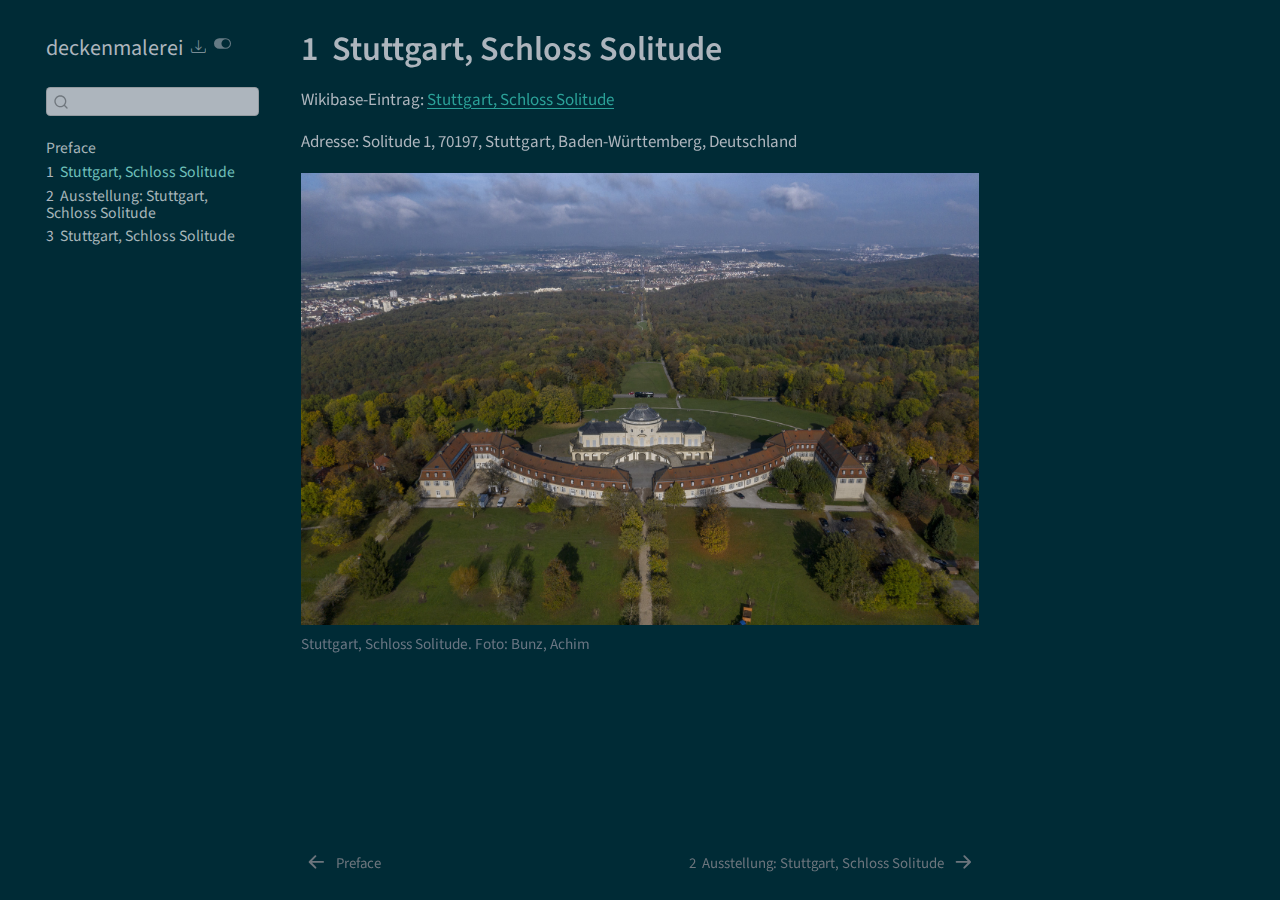
<file: section0.html>
<!DOCTYPE html>
<html xmlns="http://www.w3.org/1999/xhtml" lang="en" xml:lang="en"><head>

<meta charset="utf-8">
<meta name="generator" content="quarto-1.7.34">

<meta name="viewport" content="width=device-width, initial-scale=1.0, user-scalable=yes">


<title>1&nbsp; Stuttgart, Schloss Solitude – deckenmalerei</title>
<style>
code{white-space: pre-wrap;}
span.smallcaps{font-variant: small-caps;}
div.columns{display: flex; gap: min(4vw, 1.5em);}
div.column{flex: auto; overflow-x: auto;}
div.hanging-indent{margin-left: 1.5em; text-indent: -1.5em;}
ul.task-list{list-style: none;}
ul.task-list li input[type="checkbox"] {
  width: 0.8em;
  margin: 0 0.8em 0.2em -1em; /* quarto-specific, see https://github.com/quarto-dev/quarto-cli/issues/4556 */ 
  vertical-align: middle;
}
</style>


<script src="site_libs/quarto-nav/quarto-nav.js"></script>
<script src="site_libs/quarto-nav/headroom.min.js"></script>
<script src="site_libs/clipboard/clipboard.min.js"></script>
<script src="site_libs/quarto-search/autocomplete.umd.js"></script>
<script src="site_libs/quarto-search/fuse.min.js"></script>
<script src="site_libs/quarto-search/quarto-search.js"></script>
<meta name="quarto:offset" content="./">
<link href="./section1.html" rel="next">
<link href="./index.html" rel="prev">
<script src="site_libs/quarto-html/quarto.js" type="module"></script>
<script src="site_libs/quarto-html/tabsets/tabsets.js" type="module"></script>
<script src="site_libs/quarto-html/popper.min.js"></script>
<script src="site_libs/quarto-html/tippy.umd.min.js"></script>
<script src="site_libs/quarto-html/anchor.min.js"></script>
<link href="site_libs/quarto-html/tippy.css" rel="stylesheet">
<link href="site_libs/quarto-html/quarto-syntax-highlighting-c8ad9e5dbd60b7b70b38521ab19b7da4.css" rel="stylesheet" class="quarto-color-scheme" id="quarto-text-highlighting-styles">
<link href="site_libs/quarto-html/quarto-syntax-highlighting-dark-befe23ebd2f54d8af2c8a89d1a1611f1.css" rel="stylesheet" class="quarto-color-scheme quarto-color-alternate" id="quarto-text-highlighting-styles">
<script src="site_libs/bootstrap/bootstrap.min.js"></script>
<link href="site_libs/bootstrap/bootstrap-icons.css" rel="stylesheet">
<link href="site_libs/bootstrap/bootstrap-4224419dfc7caf08b3e322f9b1767e55.min.css" rel="stylesheet" append-hash="true" class="quarto-color-scheme" id="quarto-bootstrap" data-mode="light">
<link href="site_libs/bootstrap/bootstrap-dark-b3de7175a6ecf7c4f2abbcc948ad87ec.min.css" rel="stylesheet" append-hash="true" class="quarto-color-scheme quarto-color-alternate" id="quarto-bootstrap" data-mode="dark">
<script src="site_libs/quarto-contrib/glightbox/glightbox.min.js"></script>
<link href="site_libs/quarto-contrib/glightbox/glightbox.min.css" rel="stylesheet">
<link href="site_libs/quarto-contrib/glightbox/lightbox.css" rel="stylesheet">
<script id="quarto-search-options" type="application/json">{
  "location": "sidebar",
  "copy-button": false,
  "collapse-after": 3,
  "panel-placement": "start",
  "type": "textbox",
  "limit": 50,
  "keyboard-shortcut": [
    "f",
    "/",
    "s"
  ],
  "show-item-context": false,
  "language": {
    "search-no-results-text": "No results",
    "search-matching-documents-text": "matching documents",
    "search-copy-link-title": "Copy link to search",
    "search-hide-matches-text": "Hide additional matches",
    "search-more-match-text": "more match in this document",
    "search-more-matches-text": "more matches in this document",
    "search-clear-button-title": "Clear",
    "search-text-placeholder": "",
    "search-detached-cancel-button-title": "Cancel",
    "search-submit-button-title": "Submit",
    "search-label": "Search"
  }
}</script>


</head>

<body class="nav-sidebar floating quarto-dark"><script id="quarto-html-before-body" type="application/javascript">
    const toggleBodyColorMode = (bsSheetEl) => {
      const mode = bsSheetEl.getAttribute("data-mode");
      const bodyEl = window.document.querySelector("body");
      if (mode === "dark") {
        bodyEl.classList.add("quarto-dark");
        bodyEl.classList.remove("quarto-light");
      } else {
        bodyEl.classList.add("quarto-light");
        bodyEl.classList.remove("quarto-dark");
      }
    }
    const toggleBodyColorPrimary = () => {
      const bsSheetEl = window.document.querySelector("link#quarto-bootstrap:not([rel=disabled-stylesheet])");
      if (bsSheetEl) {
        toggleBodyColorMode(bsSheetEl);
      }
    }
    const setColorSchemeToggle = (alternate) => {
      const toggles = window.document.querySelectorAll('.quarto-color-scheme-toggle');
      for (let i=0; i < toggles.length; i++) {
        const toggle = toggles[i];
        if (toggle) {
          if (alternate) {
            toggle.classList.add("alternate");
          } else {
            toggle.classList.remove("alternate");
          }
        }
      }
    };
    const toggleColorMode = (alternate) => {
      // Switch the stylesheets
      const primaryStylesheets = window.document.querySelectorAll('link.quarto-color-scheme:not(.quarto-color-alternate)');
      const alternateStylesheets = window.document.querySelectorAll('link.quarto-color-scheme.quarto-color-alternate');
      manageTransitions('#quarto-margin-sidebar .nav-link', false);
      if (alternate) {
        // note: dark is layered on light, we don't disable primary!
        enableStylesheet(alternateStylesheets);
        for (const sheetNode of alternateStylesheets) {
          if (sheetNode.id === "quarto-bootstrap") {
            toggleBodyColorMode(sheetNode);
          }
        }
      } else {
        disableStylesheet(alternateStylesheets);
        enableStylesheet(primaryStylesheets)
        toggleBodyColorPrimary();
      }
      manageTransitions('#quarto-margin-sidebar .nav-link', true);
      // Switch the toggles
      setColorSchemeToggle(alternate)
      // Hack to workaround the fact that safari doesn't
      // properly recolor the scrollbar when toggling (#1455)
      if (navigator.userAgent.indexOf('Safari') > 0 && navigator.userAgent.indexOf('Chrome') == -1) {
        manageTransitions("body", false);
        window.scrollTo(0, 1);
        setTimeout(() => {
          window.scrollTo(0, 0);
          manageTransitions("body", true);
        }, 40);
      }
    }
    const disableStylesheet = (stylesheets) => {
      for (let i=0; i < stylesheets.length; i++) {
        const stylesheet = stylesheets[i];
        stylesheet.rel = 'disabled-stylesheet';
      }
    }
    const enableStylesheet = (stylesheets) => {
      for (let i=0; i < stylesheets.length; i++) {
        const stylesheet = stylesheets[i];
        if(stylesheet.rel !== 'stylesheet') { // for Chrome, which will still FOUC without this check
          stylesheet.rel = 'stylesheet';
        }
      }
    }
    const manageTransitions = (selector, allowTransitions) => {
      const els = window.document.querySelectorAll(selector);
      for (let i=0; i < els.length; i++) {
        const el = els[i];
        if (allowTransitions) {
          el.classList.remove('notransition');
        } else {
          el.classList.add('notransition');
        }
      }
    }
    const isFileUrl = () => {
      return window.location.protocol === 'file:';
    }
    const hasAlternateSentinel = () => {
      let styleSentinel = getColorSchemeSentinel();
      if (styleSentinel !== null) {
        return styleSentinel === "alternate";
      } else {
        return false;
      }
    }
    const setStyleSentinel = (alternate) => {
      const value = alternate ? "alternate" : "default";
      if (!isFileUrl()) {
        window.localStorage.setItem("quarto-color-scheme", value);
      } else {
        localAlternateSentinel = value;
      }
    }
    const getColorSchemeSentinel = () => {
      if (!isFileUrl()) {
        const storageValue = window.localStorage.getItem("quarto-color-scheme");
        return storageValue != null ? storageValue : localAlternateSentinel;
      } else {
        return localAlternateSentinel;
      }
    }
    const toggleGiscusIfUsed = (isAlternate, darkModeDefault) => {
      const baseTheme = document.querySelector('#giscus-base-theme')?.value ?? 'light';
      const alternateTheme = document.querySelector('#giscus-alt-theme')?.value ?? 'dark';
      let newTheme = '';
      if(authorPrefersDark) {
        newTheme = isAlternate ? baseTheme : alternateTheme;
      } else {
        newTheme = isAlternate ? alternateTheme : baseTheme;
      }
      const changeGiscusTheme = () => {
        // From: https://github.com/giscus/giscus/issues/336
        const sendMessage = (message) => {
          const iframe = document.querySelector('iframe.giscus-frame');
          if (!iframe) return;
          iframe.contentWindow.postMessage({ giscus: message }, 'https://giscus.app');
        }
        sendMessage({
          setConfig: {
            theme: newTheme
          }
        });
      }
      const isGiscussLoaded = window.document.querySelector('iframe.giscus-frame') !== null;
      if (isGiscussLoaded) {
        changeGiscusTheme();
      }
    };
    const authorPrefersDark = true;
    const darkModeDefault = authorPrefersDark;
    let localAlternateSentinel = darkModeDefault ? 'alternate' : 'default';
    // Dark / light mode switch
    window.quartoToggleColorScheme = () => {
      // Read the current dark / light value
      let toAlternate = !hasAlternateSentinel();
      toggleColorMode(toAlternate);
      setStyleSentinel(toAlternate);
      toggleGiscusIfUsed(toAlternate, darkModeDefault);
      window.dispatchEvent(new Event('resize'));
    };
    // Switch to dark mode if need be
    if (hasAlternateSentinel()) {
      toggleColorMode(true);
    } else {
      toggleColorMode(false);
    }
  </script>

<div id="quarto-search-results"></div>
  <header id="quarto-header" class="headroom fixed-top">
  <nav class="quarto-secondary-nav">
    <div class="container-fluid d-flex">
      <button type="button" class="quarto-btn-toggle btn" data-bs-toggle="collapse" role="button" data-bs-target=".quarto-sidebar-collapse-item" aria-controls="quarto-sidebar" aria-expanded="false" aria-label="Toggle sidebar navigation" onclick="if (window.quartoToggleHeadroom) { window.quartoToggleHeadroom(); }">
        <i class="bi bi-layout-text-sidebar-reverse"></i>
      </button>
        <nav class="quarto-page-breadcrumbs" aria-label="breadcrumb"><ol class="breadcrumb"><li class="breadcrumb-item"><a href="./section0.html"><span class="chapter-number">1</span>&nbsp; <span class="chapter-title">Stuttgart, Schloss Solitude</span></a></li></ol></nav>
        <a class="flex-grow-1" role="navigation" data-bs-toggle="collapse" data-bs-target=".quarto-sidebar-collapse-item" aria-controls="quarto-sidebar" aria-expanded="false" aria-label="Toggle sidebar navigation" onclick="if (window.quartoToggleHeadroom) { window.quartoToggleHeadroom(); }">      
        </a>
      <button type="button" class="btn quarto-search-button" aria-label="Search" onclick="window.quartoOpenSearch();">
        <i class="bi bi-search"></i>
      </button>
    </div>
  </nav>
</header>
<!-- content -->
<div id="quarto-content" class="quarto-container page-columns page-rows-contents page-layout-article">
<!-- sidebar -->
  <nav id="quarto-sidebar" class="sidebar collapse collapse-horizontal quarto-sidebar-collapse-item sidebar-navigation floating overflow-auto">
    <div class="pt-lg-2 mt-2 text-left sidebar-header">
    <div class="sidebar-title mb-0 py-0">
      <a href="./">deckenmalerei</a> 
        <div class="sidebar-tools-main">
    <div class="dropdown">
      <a href="" title="Download" id="quarto-navigation-tool-dropdown-0" class="quarto-navigation-tool dropdown-toggle px-1" data-bs-toggle="dropdown" aria-expanded="false" role="link" aria-label="Download"><i class="bi bi-download"></i></a>
      <ul class="dropdown-menu" aria-labelledby="quarto-navigation-tool-dropdown-0">
          <li>
            <a class="dropdown-item sidebar-tools-main-item" href="./deckenmalerei.pdf">
              <i class="bi bi-file-pdf pe-1"></i>
            Download PDF
            </a>
          </li>
          <li>
            <a class="dropdown-item sidebar-tools-main-item" href="./deckenmalerei.epub">
              <i class="bi bi-journal pe-1"></i>
            Download ePub
            </a>
          </li>
          <li>
            <a class="dropdown-item sidebar-tools-main-item" href="./deckenmalerei.docx">
              <i class="bi bi-file-word pe-1"></i>
            Download Docx
            </a>
          </li>
      </ul>
    </div>
  <a href="" class="quarto-color-scheme-toggle quarto-navigation-tool  px-1" onclick="window.quartoToggleColorScheme(); return false;" title="Toggle dark mode"><i class="bi"></i></a>
</div>
    </div>
      </div>
        <div class="mt-2 flex-shrink-0 align-items-center">
        <div class="sidebar-search">
        <div id="quarto-search" class="" title="Search"></div>
        </div>
        </div>
    <div class="sidebar-menu-container"> 
    <ul class="list-unstyled mt-1">
        <li class="sidebar-item">
  <div class="sidebar-item-container"> 
  <a href="./index.html" class="sidebar-item-text sidebar-link">
 <span class="menu-text">Preface</span></a>
  </div>
</li>
        <li class="sidebar-item">
  <div class="sidebar-item-container"> 
  <a href="./section0.html" class="sidebar-item-text sidebar-link active">
 <span class="menu-text"><span class="chapter-number">1</span>&nbsp; <span class="chapter-title">Stuttgart, Schloss Solitude</span></span></a>
  </div>
</li>
        <li class="sidebar-item">
  <div class="sidebar-item-container"> 
  <a href="./section1.html" class="sidebar-item-text sidebar-link">
 <span class="menu-text"><span class="chapter-number">2</span>&nbsp; <span class="chapter-title">Ausstellung: Stuttgart, Schloss Solitude</span></span></a>
  </div>
</li>
        <li class="sidebar-item">
  <div class="sidebar-item-container"> 
  <a href="./section3.html" class="sidebar-item-text sidebar-link">
 <span class="menu-text"><span class="chapter-number">3</span>&nbsp; <span class="chapter-title">Stuttgart, Schloss Solitude</span></span></a>
  </div>
</li>
    </ul>
    </div>
</nav>
<div id="quarto-sidebar-glass" class="quarto-sidebar-collapse-item" data-bs-toggle="collapse" data-bs-target=".quarto-sidebar-collapse-item"></div>
<!-- margin-sidebar -->
    <div id="quarto-margin-sidebar" class="sidebar margin-sidebar zindex-bottom">
        
    </div>
<!-- main -->
<main class="content" id="quarto-document-content">


<header id="title-block-header" class="quarto-title-block default">
<div class="quarto-title">
<h1 class="title"><span class="chapter-number">1</span>&nbsp; <span class="chapter-title">Stuttgart, Schloss Solitude</span></h1>
</div>



<div class="quarto-title-meta">

    
  
    
  </div>
  


</header>


<p>Wikibase-Eintrag: <a href="https://wikibase.kewl.org/entity/Q68">Stuttgart, Schloss Solitude</a></p>
<p>Adresse: Solitude 1, 70197, Stuttgart, Baden-Württemberg, Deutschland</p>
<div class="quarto-figure quarto-figure-center">
<figure class="figure">
<p><a href="b648f36e1efedcd91e59a0585194b9ae8783dbbfae9257bdc1d00e4b0c3e5bb7.jpeg" class="lightbox" data-gallery="photos" title="Stuttgart, Schloss Solitude. Foto: Bunz, Achim"><img src="b648f36e1efedcd91e59a0585194b9ae8783dbbfae9257bdc1d00e4b0c3e5bb7.jpeg" class="img-fluid figure-img" alt="Stuttgart, Schloss Solitude. Foto: Bunz, Achim"></a></p>
<figcaption>Stuttgart, Schloss Solitude. Foto: Bunz, Achim</figcaption>
</figure>
</div>



</main> <!-- /main -->
<script id="quarto-html-after-body" type="application/javascript">
  window.document.addEventListener("DOMContentLoaded", function (event) {
    // Ensure there is a toggle, if there isn't float one in the top right
    if (window.document.querySelector('.quarto-color-scheme-toggle') === null) {
      const a = window.document.createElement('a');
      a.classList.add('top-right');
      a.classList.add('quarto-color-scheme-toggle');
      a.href = "";
      a.onclick = function() { try { window.quartoToggleColorScheme(); } catch {} return false; };
      const i = window.document.createElement("i");
      i.classList.add('bi');
      a.appendChild(i);
      window.document.body.appendChild(a);
    }
    setColorSchemeToggle(hasAlternateSentinel())
    const icon = "";
    const anchorJS = new window.AnchorJS();
    anchorJS.options = {
      placement: 'right',
      icon: icon
    };
    anchorJS.add('.anchored');
    const isCodeAnnotation = (el) => {
      for (const clz of el.classList) {
        if (clz.startsWith('code-annotation-')) {                     
          return true;
        }
      }
      return false;
    }
    const onCopySuccess = function(e) {
      // button target
      const button = e.trigger;
      // don't keep focus
      button.blur();
      // flash "checked"
      button.classList.add('code-copy-button-checked');
      var currentTitle = button.getAttribute("title");
      button.setAttribute("title", "Copied!");
      let tooltip;
      if (window.bootstrap) {
        button.setAttribute("data-bs-toggle", "tooltip");
        button.setAttribute("data-bs-placement", "left");
        button.setAttribute("data-bs-title", "Copied!");
        tooltip = new bootstrap.Tooltip(button, 
          { trigger: "manual", 
            customClass: "code-copy-button-tooltip",
            offset: [0, -8]});
        tooltip.show();    
      }
      setTimeout(function() {
        if (tooltip) {
          tooltip.hide();
          button.removeAttribute("data-bs-title");
          button.removeAttribute("data-bs-toggle");
          button.removeAttribute("data-bs-placement");
        }
        button.setAttribute("title", currentTitle);
        button.classList.remove('code-copy-button-checked');
      }, 1000);
      // clear code selection
      e.clearSelection();
    }
    const getTextToCopy = function(trigger) {
        const codeEl = trigger.previousElementSibling.cloneNode(true);
        for (const childEl of codeEl.children) {
          if (isCodeAnnotation(childEl)) {
            childEl.remove();
          }
        }
        return codeEl.innerText;
    }
    const clipboard = new window.ClipboardJS('.code-copy-button:not([data-in-quarto-modal])', {
      text: getTextToCopy
    });
    clipboard.on('success', onCopySuccess);
    if (window.document.getElementById('quarto-embedded-source-code-modal')) {
      const clipboardModal = new window.ClipboardJS('.code-copy-button[data-in-quarto-modal]', {
        text: getTextToCopy,
        container: window.document.getElementById('quarto-embedded-source-code-modal')
      });
      clipboardModal.on('success', onCopySuccess);
    }
      var localhostRegex = new RegExp(/^(?:http|https):\/\/localhost\:?[0-9]*\//);
      var mailtoRegex = new RegExp(/^mailto:/);
        var filterRegex = new RegExp('/' + window.location.host + '/');
      var isInternal = (href) => {
          return filterRegex.test(href) || localhostRegex.test(href) || mailtoRegex.test(href);
      }
      // Inspect non-navigation links and adorn them if external
     var links = window.document.querySelectorAll('a[href]:not(.nav-link):not(.navbar-brand):not(.toc-action):not(.sidebar-link):not(.sidebar-item-toggle):not(.pagination-link):not(.no-external):not([aria-hidden]):not(.dropdown-item):not(.quarto-navigation-tool):not(.about-link)');
      for (var i=0; i<links.length; i++) {
        const link = links[i];
        if (!isInternal(link.href)) {
          // undo the damage that might have been done by quarto-nav.js in the case of
          // links that we want to consider external
          if (link.dataset.originalHref !== undefined) {
            link.href = link.dataset.originalHref;
          }
        }
      }
    function tippyHover(el, contentFn, onTriggerFn, onUntriggerFn) {
      const config = {
        allowHTML: true,
        maxWidth: 500,
        delay: 100,
        arrow: false,
        appendTo: function(el) {
            return el.parentElement;
        },
        interactive: true,
        interactiveBorder: 10,
        theme: 'quarto',
        placement: 'bottom-start',
      };
      if (contentFn) {
        config.content = contentFn;
      }
      if (onTriggerFn) {
        config.onTrigger = onTriggerFn;
      }
      if (onUntriggerFn) {
        config.onUntrigger = onUntriggerFn;
      }
      window.tippy(el, config); 
    }
    const noterefs = window.document.querySelectorAll('a[role="doc-noteref"]');
    for (var i=0; i<noterefs.length; i++) {
      const ref = noterefs[i];
      tippyHover(ref, function() {
        // use id or data attribute instead here
        let href = ref.getAttribute('data-footnote-href') || ref.getAttribute('href');
        try { href = new URL(href).hash; } catch {}
        const id = href.replace(/^#\/?/, "");
        const note = window.document.getElementById(id);
        if (note) {
          return note.innerHTML;
        } else {
          return "";
        }
      });
    }
    const xrefs = window.document.querySelectorAll('a.quarto-xref');
    const processXRef = (id, note) => {
      // Strip column container classes
      const stripColumnClz = (el) => {
        el.classList.remove("page-full", "page-columns");
        if (el.children) {
          for (const child of el.children) {
            stripColumnClz(child);
          }
        }
      }
      stripColumnClz(note)
      if (id === null || id.startsWith('sec-')) {
        // Special case sections, only their first couple elements
        const container = document.createElement("div");
        if (note.children && note.children.length > 2) {
          container.appendChild(note.children[0].cloneNode(true));
          for (let i = 1; i < note.children.length; i++) {
            const child = note.children[i];
            if (child.tagName === "P" && child.innerText === "") {
              continue;
            } else {
              container.appendChild(child.cloneNode(true));
              break;
            }
          }
          if (window.Quarto?.typesetMath) {
            window.Quarto.typesetMath(container);
          }
          return container.innerHTML
        } else {
          if (window.Quarto?.typesetMath) {
            window.Quarto.typesetMath(note);
          }
          return note.innerHTML;
        }
      } else {
        // Remove any anchor links if they are present
        const anchorLink = note.querySelector('a.anchorjs-link');
        if (anchorLink) {
          anchorLink.remove();
        }
        if (window.Quarto?.typesetMath) {
          window.Quarto.typesetMath(note);
        }
        if (note.classList.contains("callout")) {
          return note.outerHTML;
        } else {
          return note.innerHTML;
        }
      }
    }
    for (var i=0; i<xrefs.length; i++) {
      const xref = xrefs[i];
      tippyHover(xref, undefined, function(instance) {
        instance.disable();
        let url = xref.getAttribute('href');
        let hash = undefined; 
        if (url.startsWith('#')) {
          hash = url;
        } else {
          try { hash = new URL(url).hash; } catch {}
        }
        if (hash) {
          const id = hash.replace(/^#\/?/, "");
          const note = window.document.getElementById(id);
          if (note !== null) {
            try {
              const html = processXRef(id, note.cloneNode(true));
              instance.setContent(html);
            } finally {
              instance.enable();
              instance.show();
            }
          } else {
            // See if we can fetch this
            fetch(url.split('#')[0])
            .then(res => res.text())
            .then(html => {
              const parser = new DOMParser();
              const htmlDoc = parser.parseFromString(html, "text/html");
              const note = htmlDoc.getElementById(id);
              if (note !== null) {
                const html = processXRef(id, note);
                instance.setContent(html);
              } 
            }).finally(() => {
              instance.enable();
              instance.show();
            });
          }
        } else {
          // See if we can fetch a full url (with no hash to target)
          // This is a special case and we should probably do some content thinning / targeting
          fetch(url)
          .then(res => res.text())
          .then(html => {
            const parser = new DOMParser();
            const htmlDoc = parser.parseFromString(html, "text/html");
            const note = htmlDoc.querySelector('main.content');
            if (note !== null) {
              // This should only happen for chapter cross references
              // (since there is no id in the URL)
              // remove the first header
              if (note.children.length > 0 && note.children[0].tagName === "HEADER") {
                note.children[0].remove();
              }
              const html = processXRef(null, note);
              instance.setContent(html);
            } 
          }).finally(() => {
            instance.enable();
            instance.show();
          });
        }
      }, function(instance) {
      });
    }
        let selectedAnnoteEl;
        const selectorForAnnotation = ( cell, annotation) => {
          let cellAttr = 'data-code-cell="' + cell + '"';
          let lineAttr = 'data-code-annotation="' +  annotation + '"';
          const selector = 'span[' + cellAttr + '][' + lineAttr + ']';
          return selector;
        }
        const selectCodeLines = (annoteEl) => {
          const doc = window.document;
          const targetCell = annoteEl.getAttribute("data-target-cell");
          const targetAnnotation = annoteEl.getAttribute("data-target-annotation");
          const annoteSpan = window.document.querySelector(selectorForAnnotation(targetCell, targetAnnotation));
          const lines = annoteSpan.getAttribute("data-code-lines").split(",");
          const lineIds = lines.map((line) => {
            return targetCell + "-" + line;
          })
          let top = null;
          let height = null;
          let parent = null;
          if (lineIds.length > 0) {
              //compute the position of the single el (top and bottom and make a div)
              const el = window.document.getElementById(lineIds[0]);
              top = el.offsetTop;
              height = el.offsetHeight;
              parent = el.parentElement.parentElement;
            if (lineIds.length > 1) {
              const lastEl = window.document.getElementById(lineIds[lineIds.length - 1]);
              const bottom = lastEl.offsetTop + lastEl.offsetHeight;
              height = bottom - top;
            }
            if (top !== null && height !== null && parent !== null) {
              // cook up a div (if necessary) and position it 
              let div = window.document.getElementById("code-annotation-line-highlight");
              if (div === null) {
                div = window.document.createElement("div");
                div.setAttribute("id", "code-annotation-line-highlight");
                div.style.position = 'absolute';
                parent.appendChild(div);
              }
              div.style.top = top - 2 + "px";
              div.style.height = height + 4 + "px";
              div.style.left = 0;
              let gutterDiv = window.document.getElementById("code-annotation-line-highlight-gutter");
              if (gutterDiv === null) {
                gutterDiv = window.document.createElement("div");
                gutterDiv.setAttribute("id", "code-annotation-line-highlight-gutter");
                gutterDiv.style.position = 'absolute';
                const codeCell = window.document.getElementById(targetCell);
                const gutter = codeCell.querySelector('.code-annotation-gutter');
                gutter.appendChild(gutterDiv);
              }
              gutterDiv.style.top = top - 2 + "px";
              gutterDiv.style.height = height + 4 + "px";
            }
            selectedAnnoteEl = annoteEl;
          }
        };
        const unselectCodeLines = () => {
          const elementsIds = ["code-annotation-line-highlight", "code-annotation-line-highlight-gutter"];
          elementsIds.forEach((elId) => {
            const div = window.document.getElementById(elId);
            if (div) {
              div.remove();
            }
          });
          selectedAnnoteEl = undefined;
        };
          // Handle positioning of the toggle
      window.addEventListener(
        "resize",
        throttle(() => {
          elRect = undefined;
          if (selectedAnnoteEl) {
            selectCodeLines(selectedAnnoteEl);
          }
        }, 10)
      );
      function throttle(fn, ms) {
      let throttle = false;
      let timer;
        return (...args) => {
          if(!throttle) { // first call gets through
              fn.apply(this, args);
              throttle = true;
          } else { // all the others get throttled
              if(timer) clearTimeout(timer); // cancel #2
              timer = setTimeout(() => {
                fn.apply(this, args);
                timer = throttle = false;
              }, ms);
          }
        };
      }
        // Attach click handler to the DT
        const annoteDls = window.document.querySelectorAll('dt[data-target-cell]');
        for (const annoteDlNode of annoteDls) {
          annoteDlNode.addEventListener('click', (event) => {
            const clickedEl = event.target;
            if (clickedEl !== selectedAnnoteEl) {
              unselectCodeLines();
              const activeEl = window.document.querySelector('dt[data-target-cell].code-annotation-active');
              if (activeEl) {
                activeEl.classList.remove('code-annotation-active');
              }
              selectCodeLines(clickedEl);
              clickedEl.classList.add('code-annotation-active');
            } else {
              // Unselect the line
              unselectCodeLines();
              clickedEl.classList.remove('code-annotation-active');
            }
          });
        }
    const findCites = (el) => {
      const parentEl = el.parentElement;
      if (parentEl) {
        const cites = parentEl.dataset.cites;
        if (cites) {
          return {
            el,
            cites: cites.split(' ')
          };
        } else {
          return findCites(el.parentElement)
        }
      } else {
        return undefined;
      }
    };
    var bibliorefs = window.document.querySelectorAll('a[role="doc-biblioref"]');
    for (var i=0; i<bibliorefs.length; i++) {
      const ref = bibliorefs[i];
      const citeInfo = findCites(ref);
      if (citeInfo) {
        tippyHover(citeInfo.el, function() {
          var popup = window.document.createElement('div');
          citeInfo.cites.forEach(function(cite) {
            var citeDiv = window.document.createElement('div');
            citeDiv.classList.add('hanging-indent');
            citeDiv.classList.add('csl-entry');
            var biblioDiv = window.document.getElementById('ref-' + cite);
            if (biblioDiv) {
              citeDiv.innerHTML = biblioDiv.innerHTML;
            }
            popup.appendChild(citeDiv);
          });
          return popup.innerHTML;
        });
      }
    }
  });
  </script>
<nav class="page-navigation">
  <div class="nav-page nav-page-previous">
      <a href="./index.html" class="pagination-link" aria-label="Preface">
        <i class="bi bi-arrow-left-short"></i> <span class="nav-page-text">Preface</span>
      </a>          
  </div>
  <div class="nav-page nav-page-next">
      <a href="./section1.html" class="pagination-link" aria-label="Ausstellung: Stuttgart, Schloss Solitude">
        <span class="nav-page-text"><span class="chapter-number">2</span>&nbsp; <span class="chapter-title">Ausstellung: Stuttgart, Schloss Solitude</span></span> <i class="bi bi-arrow-right-short"></i>
      </a>
  </div>
</nav>
</div> <!-- /content -->
<script>var lightboxQuarto = GLightbox({"closeEffect":"zoom","descPosition":"bottom","loop":false,"openEffect":"zoom","selector":".lightbox"});
(function() {
  let previousOnload = window.onload;
  window.onload = () => {
    if (previousOnload) {
      previousOnload();
    }
    lightboxQuarto.on('slide_before_load', (data) => {
      const { slideIndex, slideNode, slideConfig, player, trigger } = data;
      const href = trigger.getAttribute('href');
      if (href !== null) {
        const imgEl = window.document.querySelector(`a[href="${href}"] img`);
        if (imgEl !== null) {
          const srcAttr = imgEl.getAttribute("src");
          if (srcAttr && srcAttr.startsWith("data:")) {
            slideConfig.href = srcAttr;
          }
        }
      } 
    });
  
    lightboxQuarto.on('slide_after_load', (data) => {
      const { slideIndex, slideNode, slideConfig, player, trigger } = data;
      if (window.Quarto?.typesetMath) {
        window.Quarto.typesetMath(slideNode);
      }
    });
  
  };
  
})();
          </script>




</body></html>
</file>
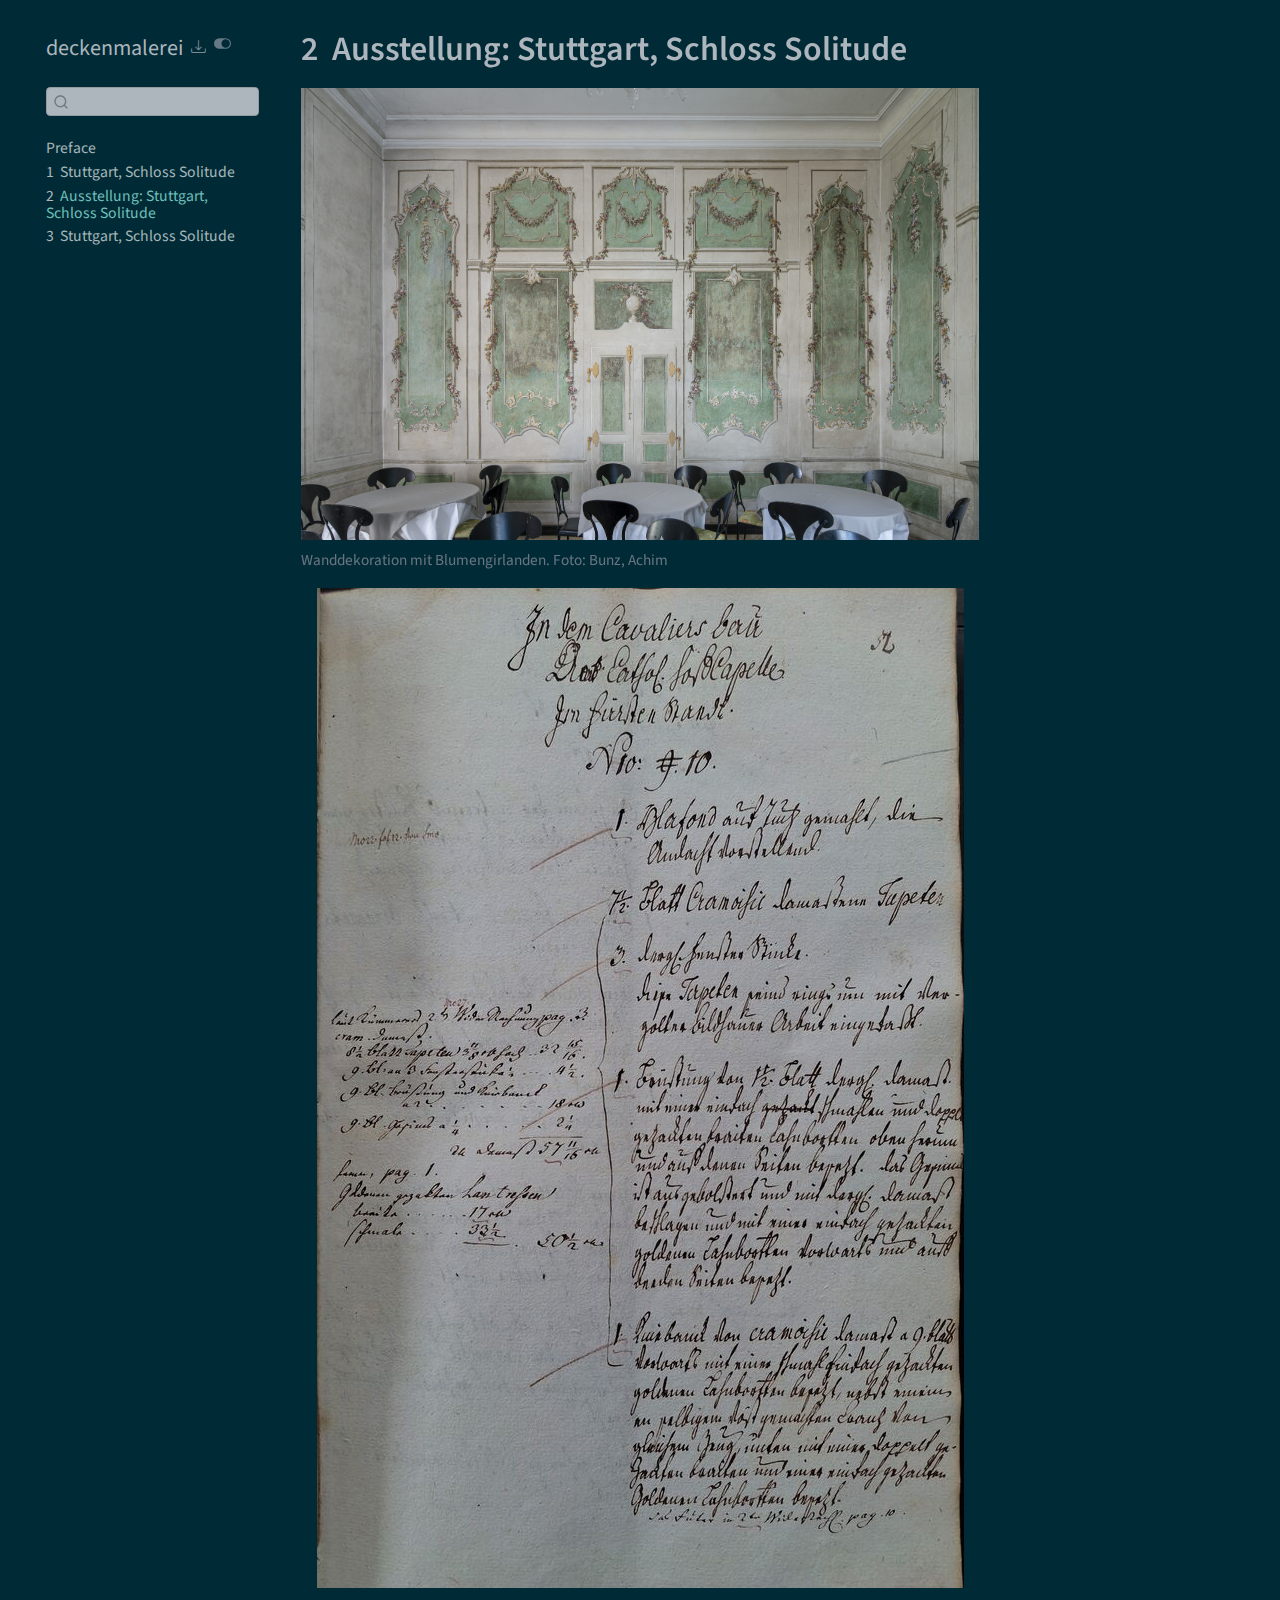
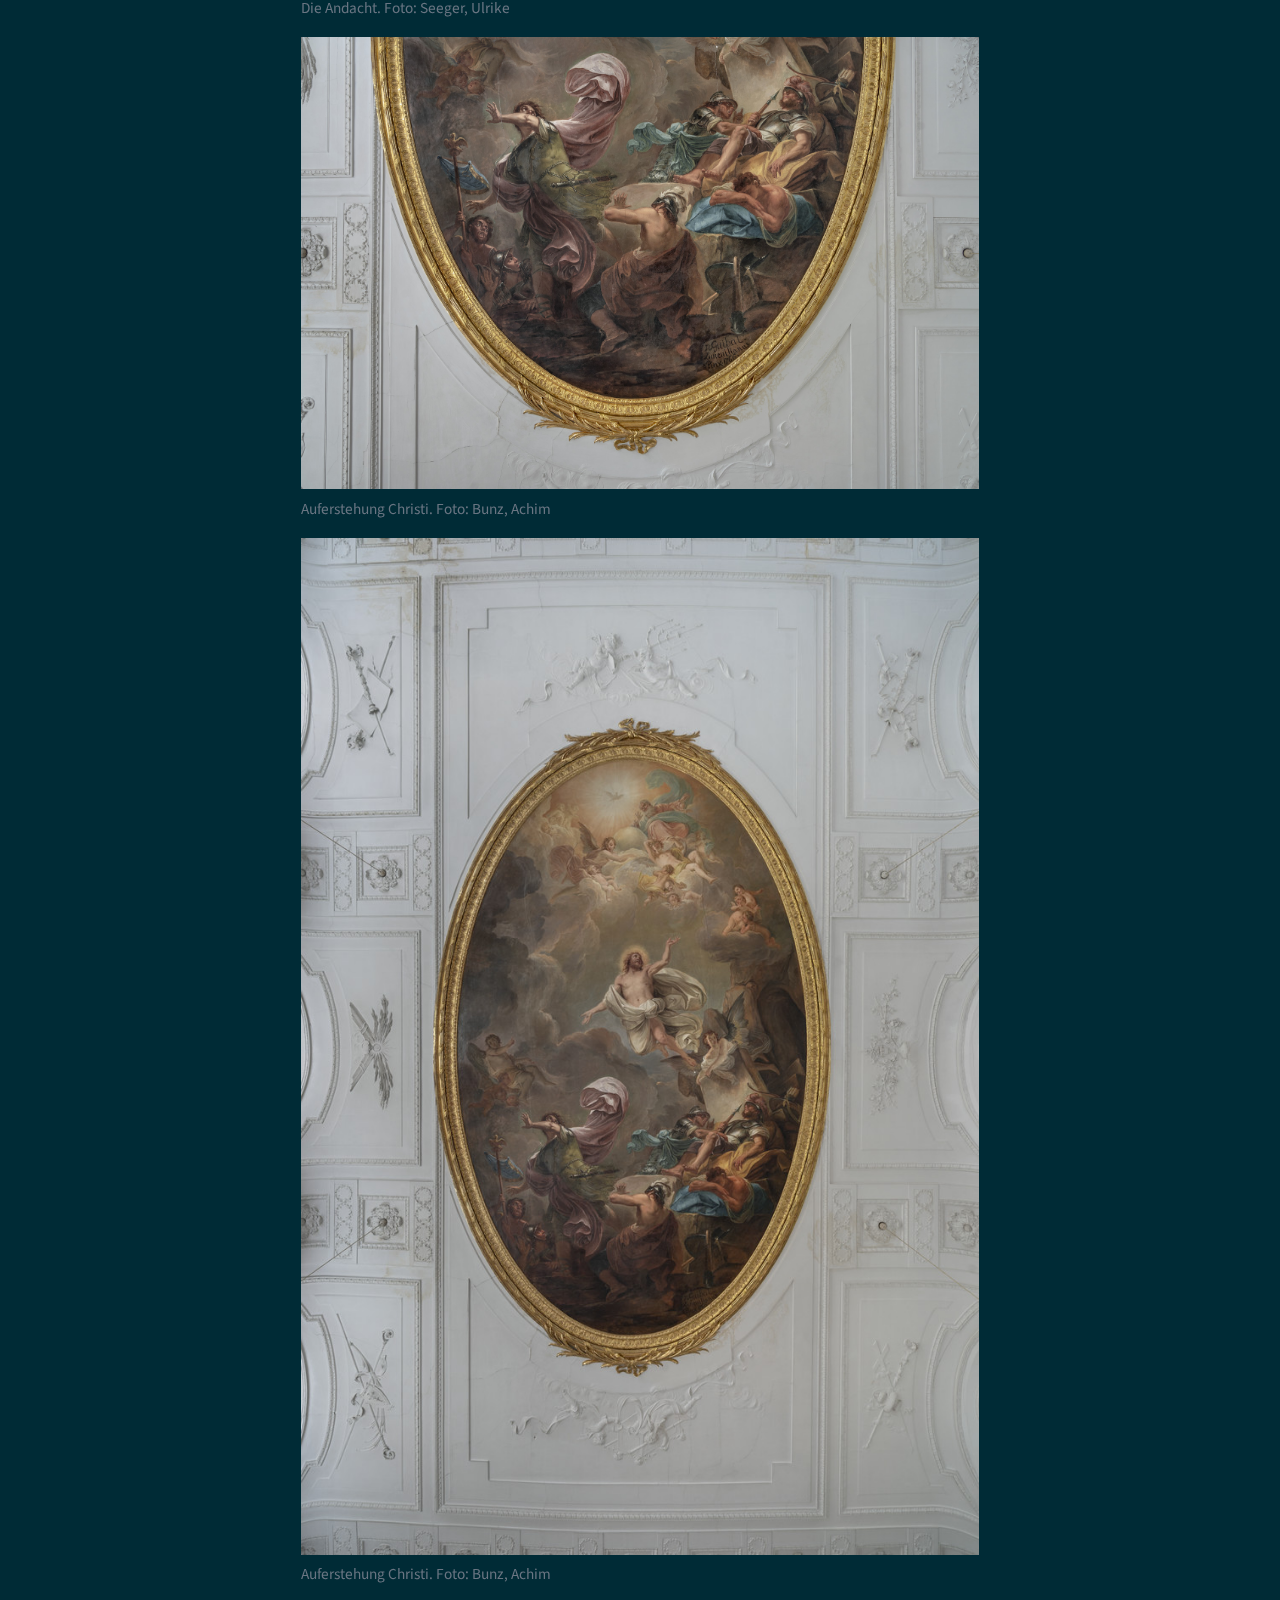
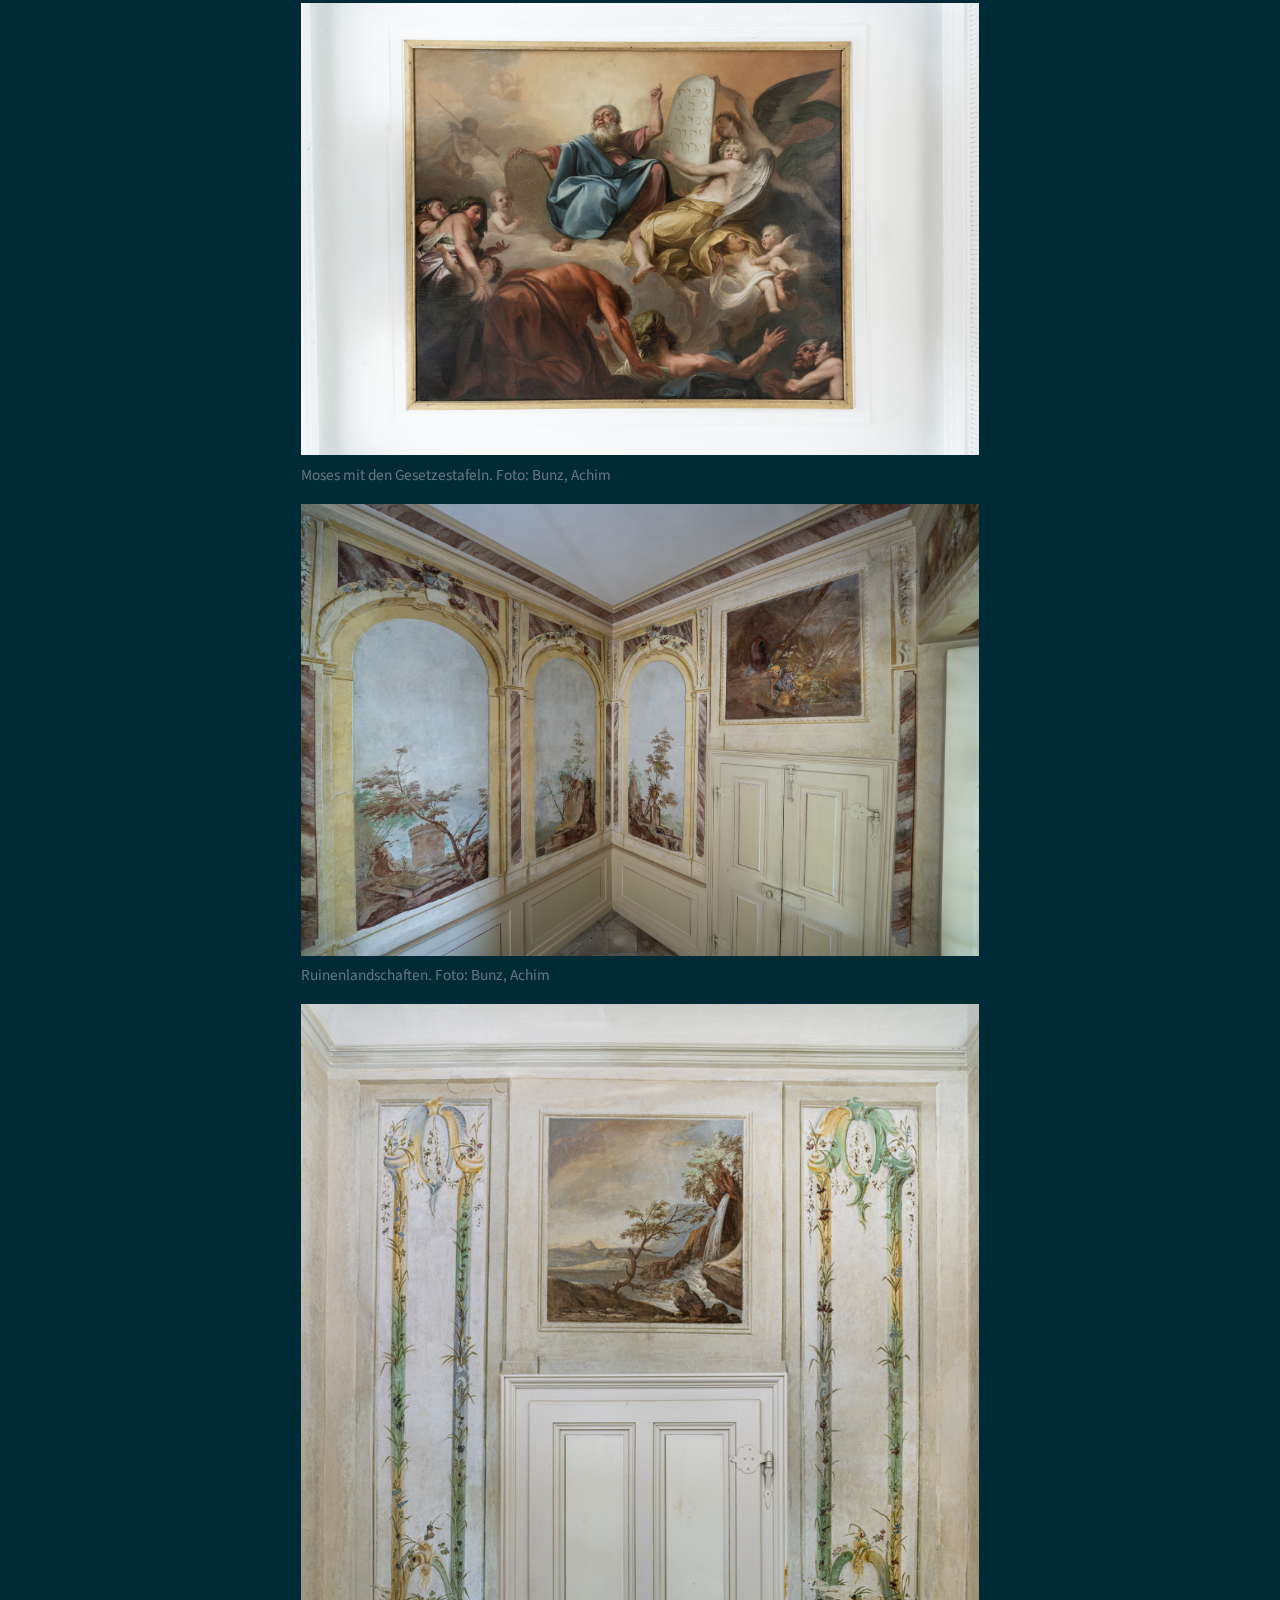
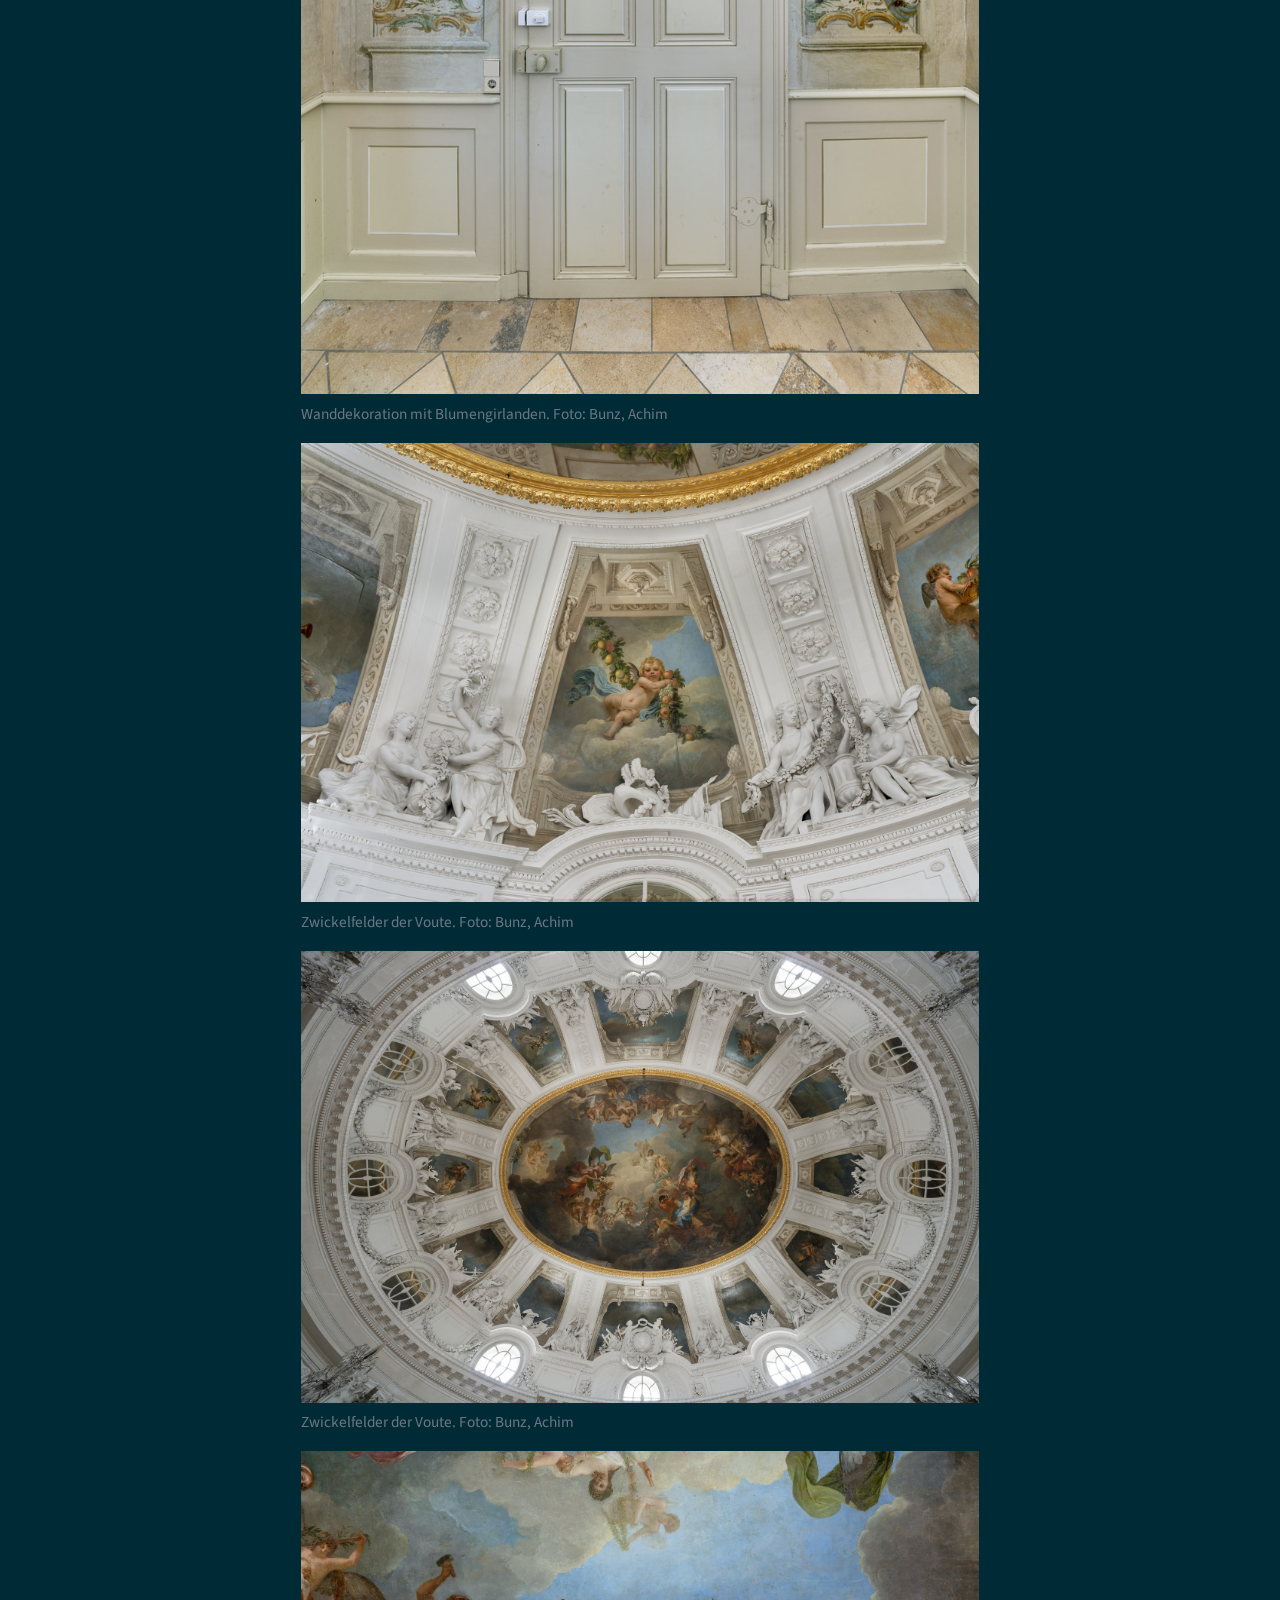
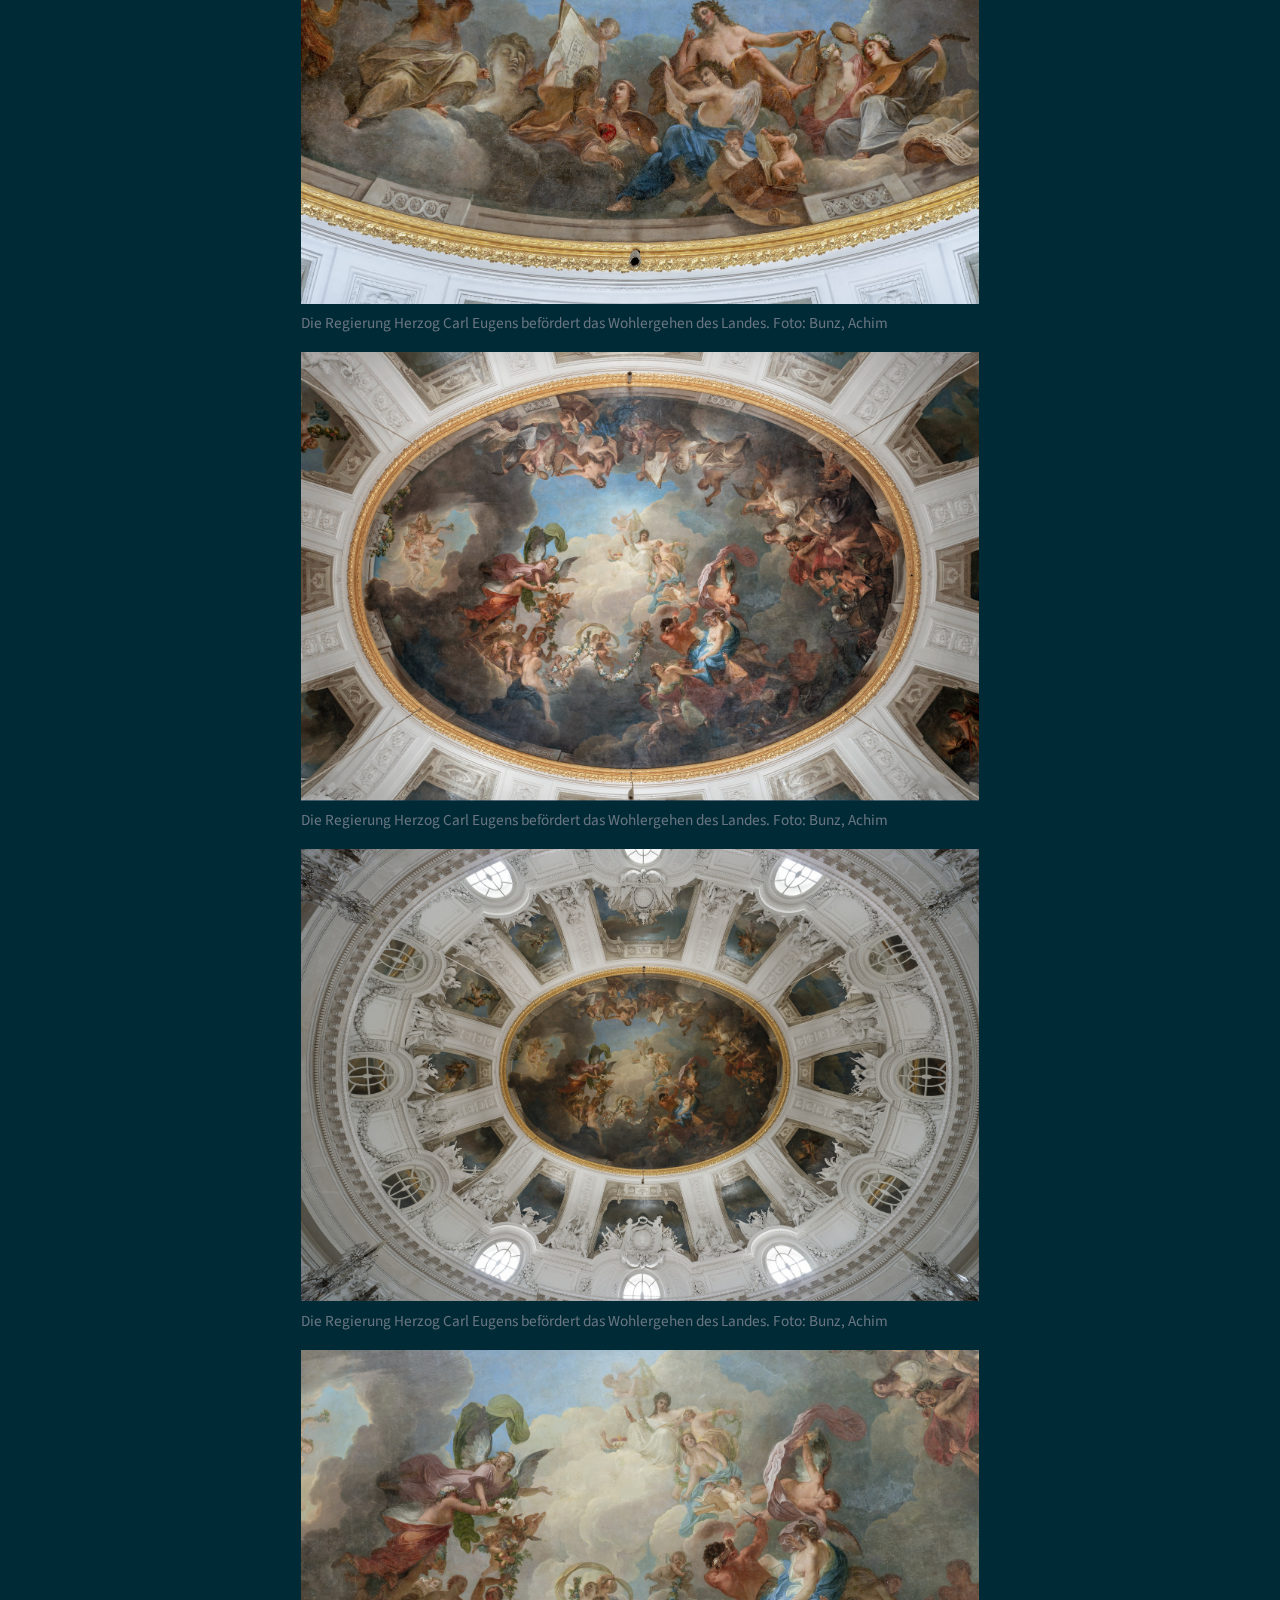
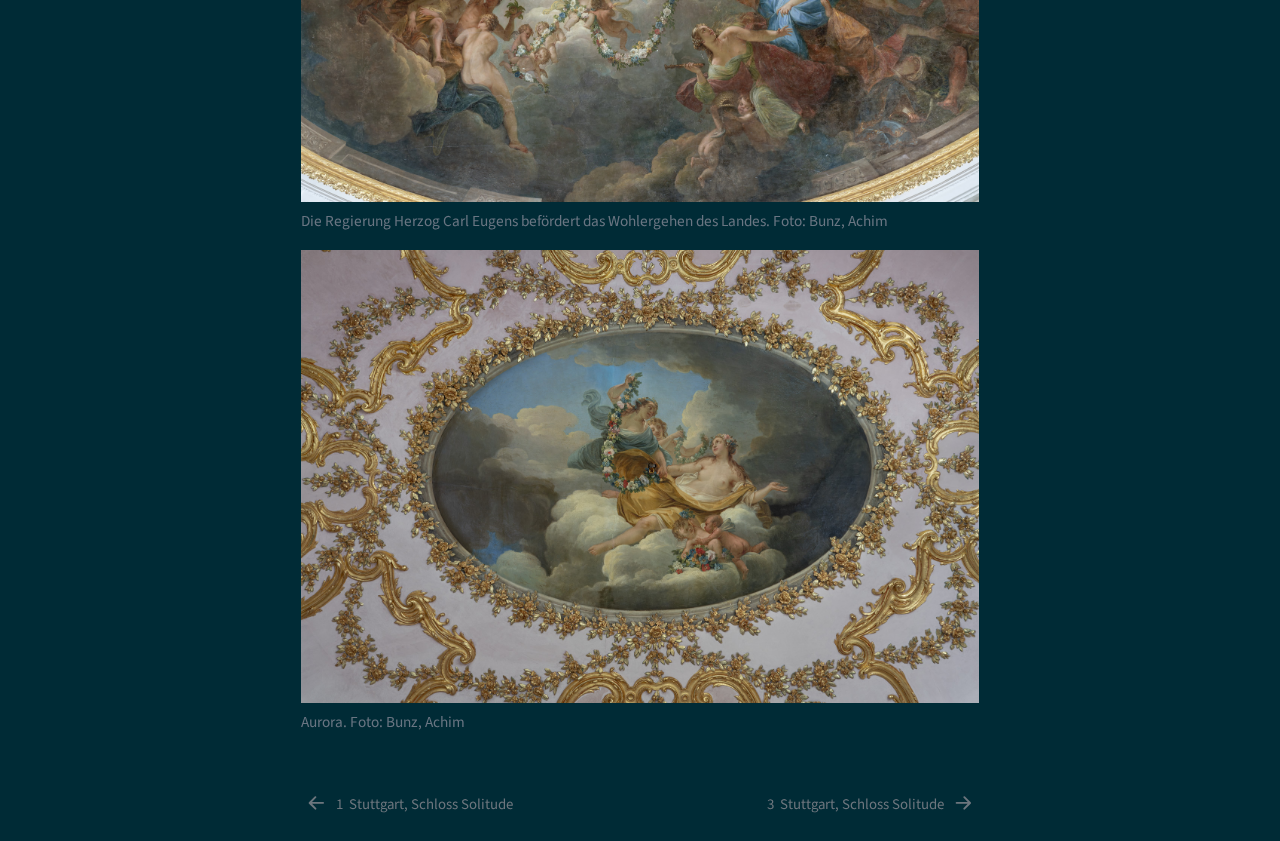
<file: section1.html>
<!DOCTYPE html>
<html xmlns="http://www.w3.org/1999/xhtml" lang="en" xml:lang="en"><head>

<meta charset="utf-8">
<meta name="generator" content="quarto-1.7.34">

<meta name="viewport" content="width=device-width, initial-scale=1.0, user-scalable=yes">


<title>2&nbsp; Ausstellung: Stuttgart, Schloss Solitude – deckenmalerei</title>
<style>
code{white-space: pre-wrap;}
span.smallcaps{font-variant: small-caps;}
div.columns{display: flex; gap: min(4vw, 1.5em);}
div.column{flex: auto; overflow-x: auto;}
div.hanging-indent{margin-left: 1.5em; text-indent: -1.5em;}
ul.task-list{list-style: none;}
ul.task-list li input[type="checkbox"] {
  width: 0.8em;
  margin: 0 0.8em 0.2em -1em; /* quarto-specific, see https://github.com/quarto-dev/quarto-cli/issues/4556 */ 
  vertical-align: middle;
}
</style>


<script src="site_libs/quarto-nav/quarto-nav.js"></script>
<script src="site_libs/quarto-nav/headroom.min.js"></script>
<script src="site_libs/clipboard/clipboard.min.js"></script>
<script src="site_libs/quarto-search/autocomplete.umd.js"></script>
<script src="site_libs/quarto-search/fuse.min.js"></script>
<script src="site_libs/quarto-search/quarto-search.js"></script>
<meta name="quarto:offset" content="./">
<link href="./section3.html" rel="next">
<link href="./section0.html" rel="prev">
<script src="site_libs/quarto-html/quarto.js" type="module"></script>
<script src="site_libs/quarto-html/tabsets/tabsets.js" type="module"></script>
<script src="site_libs/quarto-html/popper.min.js"></script>
<script src="site_libs/quarto-html/tippy.umd.min.js"></script>
<script src="site_libs/quarto-html/anchor.min.js"></script>
<link href="site_libs/quarto-html/tippy.css" rel="stylesheet">
<link href="site_libs/quarto-html/quarto-syntax-highlighting-c8ad9e5dbd60b7b70b38521ab19b7da4.css" rel="stylesheet" class="quarto-color-scheme" id="quarto-text-highlighting-styles">
<link href="site_libs/quarto-html/quarto-syntax-highlighting-dark-befe23ebd2f54d8af2c8a89d1a1611f1.css" rel="stylesheet" class="quarto-color-scheme quarto-color-alternate" id="quarto-text-highlighting-styles">
<script src="site_libs/bootstrap/bootstrap.min.js"></script>
<link href="site_libs/bootstrap/bootstrap-icons.css" rel="stylesheet">
<link href="site_libs/bootstrap/bootstrap-4224419dfc7caf08b3e322f9b1767e55.min.css" rel="stylesheet" append-hash="true" class="quarto-color-scheme" id="quarto-bootstrap" data-mode="light">
<link href="site_libs/bootstrap/bootstrap-dark-b3de7175a6ecf7c4f2abbcc948ad87ec.min.css" rel="stylesheet" append-hash="true" class="quarto-color-scheme quarto-color-alternate" id="quarto-bootstrap" data-mode="dark">
<script src="site_libs/quarto-contrib/glightbox/glightbox.min.js"></script>
<link href="site_libs/quarto-contrib/glightbox/glightbox.min.css" rel="stylesheet">
<link href="site_libs/quarto-contrib/glightbox/lightbox.css" rel="stylesheet">
<script id="quarto-search-options" type="application/json">{
  "location": "sidebar",
  "copy-button": false,
  "collapse-after": 3,
  "panel-placement": "start",
  "type": "textbox",
  "limit": 50,
  "keyboard-shortcut": [
    "f",
    "/",
    "s"
  ],
  "show-item-context": false,
  "language": {
    "search-no-results-text": "No results",
    "search-matching-documents-text": "matching documents",
    "search-copy-link-title": "Copy link to search",
    "search-hide-matches-text": "Hide additional matches",
    "search-more-match-text": "more match in this document",
    "search-more-matches-text": "more matches in this document",
    "search-clear-button-title": "Clear",
    "search-text-placeholder": "",
    "search-detached-cancel-button-title": "Cancel",
    "search-submit-button-title": "Submit",
    "search-label": "Search"
  }
}</script>


</head>

<body class="nav-sidebar floating quarto-dark"><script id="quarto-html-before-body" type="application/javascript">
    const toggleBodyColorMode = (bsSheetEl) => {
      const mode = bsSheetEl.getAttribute("data-mode");
      const bodyEl = window.document.querySelector("body");
      if (mode === "dark") {
        bodyEl.classList.add("quarto-dark");
        bodyEl.classList.remove("quarto-light");
      } else {
        bodyEl.classList.add("quarto-light");
        bodyEl.classList.remove("quarto-dark");
      }
    }
    const toggleBodyColorPrimary = () => {
      const bsSheetEl = window.document.querySelector("link#quarto-bootstrap:not([rel=disabled-stylesheet])");
      if (bsSheetEl) {
        toggleBodyColorMode(bsSheetEl);
      }
    }
    const setColorSchemeToggle = (alternate) => {
      const toggles = window.document.querySelectorAll('.quarto-color-scheme-toggle');
      for (let i=0; i < toggles.length; i++) {
        const toggle = toggles[i];
        if (toggle) {
          if (alternate) {
            toggle.classList.add("alternate");
          } else {
            toggle.classList.remove("alternate");
          }
        }
      }
    };
    const toggleColorMode = (alternate) => {
      // Switch the stylesheets
      const primaryStylesheets = window.document.querySelectorAll('link.quarto-color-scheme:not(.quarto-color-alternate)');
      const alternateStylesheets = window.document.querySelectorAll('link.quarto-color-scheme.quarto-color-alternate');
      manageTransitions('#quarto-margin-sidebar .nav-link', false);
      if (alternate) {
        // note: dark is layered on light, we don't disable primary!
        enableStylesheet(alternateStylesheets);
        for (const sheetNode of alternateStylesheets) {
          if (sheetNode.id === "quarto-bootstrap") {
            toggleBodyColorMode(sheetNode);
          }
        }
      } else {
        disableStylesheet(alternateStylesheets);
        enableStylesheet(primaryStylesheets)
        toggleBodyColorPrimary();
      }
      manageTransitions('#quarto-margin-sidebar .nav-link', true);
      // Switch the toggles
      setColorSchemeToggle(alternate)
      // Hack to workaround the fact that safari doesn't
      // properly recolor the scrollbar when toggling (#1455)
      if (navigator.userAgent.indexOf('Safari') > 0 && navigator.userAgent.indexOf('Chrome') == -1) {
        manageTransitions("body", false);
        window.scrollTo(0, 1);
        setTimeout(() => {
          window.scrollTo(0, 0);
          manageTransitions("body", true);
        }, 40);
      }
    }
    const disableStylesheet = (stylesheets) => {
      for (let i=0; i < stylesheets.length; i++) {
        const stylesheet = stylesheets[i];
        stylesheet.rel = 'disabled-stylesheet';
      }
    }
    const enableStylesheet = (stylesheets) => {
      for (let i=0; i < stylesheets.length; i++) {
        const stylesheet = stylesheets[i];
        if(stylesheet.rel !== 'stylesheet') { // for Chrome, which will still FOUC without this check
          stylesheet.rel = 'stylesheet';
        }
      }
    }
    const manageTransitions = (selector, allowTransitions) => {
      const els = window.document.querySelectorAll(selector);
      for (let i=0; i < els.length; i++) {
        const el = els[i];
        if (allowTransitions) {
          el.classList.remove('notransition');
        } else {
          el.classList.add('notransition');
        }
      }
    }
    const isFileUrl = () => {
      return window.location.protocol === 'file:';
    }
    const hasAlternateSentinel = () => {
      let styleSentinel = getColorSchemeSentinel();
      if (styleSentinel !== null) {
        return styleSentinel === "alternate";
      } else {
        return false;
      }
    }
    const setStyleSentinel = (alternate) => {
      const value = alternate ? "alternate" : "default";
      if (!isFileUrl()) {
        window.localStorage.setItem("quarto-color-scheme", value);
      } else {
        localAlternateSentinel = value;
      }
    }
    const getColorSchemeSentinel = () => {
      if (!isFileUrl()) {
        const storageValue = window.localStorage.getItem("quarto-color-scheme");
        return storageValue != null ? storageValue : localAlternateSentinel;
      } else {
        return localAlternateSentinel;
      }
    }
    const toggleGiscusIfUsed = (isAlternate, darkModeDefault) => {
      const baseTheme = document.querySelector('#giscus-base-theme')?.value ?? 'light';
      const alternateTheme = document.querySelector('#giscus-alt-theme')?.value ?? 'dark';
      let newTheme = '';
      if(authorPrefersDark) {
        newTheme = isAlternate ? baseTheme : alternateTheme;
      } else {
        newTheme = isAlternate ? alternateTheme : baseTheme;
      }
      const changeGiscusTheme = () => {
        // From: https://github.com/giscus/giscus/issues/336
        const sendMessage = (message) => {
          const iframe = document.querySelector('iframe.giscus-frame');
          if (!iframe) return;
          iframe.contentWindow.postMessage({ giscus: message }, 'https://giscus.app');
        }
        sendMessage({
          setConfig: {
            theme: newTheme
          }
        });
      }
      const isGiscussLoaded = window.document.querySelector('iframe.giscus-frame') !== null;
      if (isGiscussLoaded) {
        changeGiscusTheme();
      }
    };
    const authorPrefersDark = true;
    const darkModeDefault = authorPrefersDark;
    let localAlternateSentinel = darkModeDefault ? 'alternate' : 'default';
    // Dark / light mode switch
    window.quartoToggleColorScheme = () => {
      // Read the current dark / light value
      let toAlternate = !hasAlternateSentinel();
      toggleColorMode(toAlternate);
      setStyleSentinel(toAlternate);
      toggleGiscusIfUsed(toAlternate, darkModeDefault);
      window.dispatchEvent(new Event('resize'));
    };
    // Switch to dark mode if need be
    if (hasAlternateSentinel()) {
      toggleColorMode(true);
    } else {
      toggleColorMode(false);
    }
  </script>

<div id="quarto-search-results"></div>
  <header id="quarto-header" class="headroom fixed-top">
  <nav class="quarto-secondary-nav">
    <div class="container-fluid d-flex">
      <button type="button" class="quarto-btn-toggle btn" data-bs-toggle="collapse" role="button" data-bs-target=".quarto-sidebar-collapse-item" aria-controls="quarto-sidebar" aria-expanded="false" aria-label="Toggle sidebar navigation" onclick="if (window.quartoToggleHeadroom) { window.quartoToggleHeadroom(); }">
        <i class="bi bi-layout-text-sidebar-reverse"></i>
      </button>
        <nav class="quarto-page-breadcrumbs" aria-label="breadcrumb"><ol class="breadcrumb"><li class="breadcrumb-item"><a href="./section1.html"><span class="chapter-number">2</span>&nbsp; <span class="chapter-title">Ausstellung: Stuttgart, Schloss Solitude</span></a></li></ol></nav>
        <a class="flex-grow-1" role="navigation" data-bs-toggle="collapse" data-bs-target=".quarto-sidebar-collapse-item" aria-controls="quarto-sidebar" aria-expanded="false" aria-label="Toggle sidebar navigation" onclick="if (window.quartoToggleHeadroom) { window.quartoToggleHeadroom(); }">      
        </a>
      <button type="button" class="btn quarto-search-button" aria-label="Search" onclick="window.quartoOpenSearch();">
        <i class="bi bi-search"></i>
      </button>
    </div>
  </nav>
</header>
<!-- content -->
<div id="quarto-content" class="quarto-container page-columns page-rows-contents page-layout-article">
<!-- sidebar -->
  <nav id="quarto-sidebar" class="sidebar collapse collapse-horizontal quarto-sidebar-collapse-item sidebar-navigation floating overflow-auto">
    <div class="pt-lg-2 mt-2 text-left sidebar-header">
    <div class="sidebar-title mb-0 py-0">
      <a href="./">deckenmalerei</a> 
        <div class="sidebar-tools-main">
    <div class="dropdown">
      <a href="" title="Download" id="quarto-navigation-tool-dropdown-0" class="quarto-navigation-tool dropdown-toggle px-1" data-bs-toggle="dropdown" aria-expanded="false" role="link" aria-label="Download"><i class="bi bi-download"></i></a>
      <ul class="dropdown-menu" aria-labelledby="quarto-navigation-tool-dropdown-0">
          <li>
            <a class="dropdown-item sidebar-tools-main-item" href="./deckenmalerei.pdf">
              <i class="bi bi-file-pdf pe-1"></i>
            Download PDF
            </a>
          </li>
          <li>
            <a class="dropdown-item sidebar-tools-main-item" href="./deckenmalerei.epub">
              <i class="bi bi-journal pe-1"></i>
            Download ePub
            </a>
          </li>
          <li>
            <a class="dropdown-item sidebar-tools-main-item" href="./deckenmalerei.docx">
              <i class="bi bi-file-word pe-1"></i>
            Download Docx
            </a>
          </li>
      </ul>
    </div>
  <a href="" class="quarto-color-scheme-toggle quarto-navigation-tool  px-1" onclick="window.quartoToggleColorScheme(); return false;" title="Toggle dark mode"><i class="bi"></i></a>
</div>
    </div>
      </div>
        <div class="mt-2 flex-shrink-0 align-items-center">
        <div class="sidebar-search">
        <div id="quarto-search" class="" title="Search"></div>
        </div>
        </div>
    <div class="sidebar-menu-container"> 
    <ul class="list-unstyled mt-1">
        <li class="sidebar-item">
  <div class="sidebar-item-container"> 
  <a href="./index.html" class="sidebar-item-text sidebar-link">
 <span class="menu-text">Preface</span></a>
  </div>
</li>
        <li class="sidebar-item">
  <div class="sidebar-item-container"> 
  <a href="./section0.html" class="sidebar-item-text sidebar-link">
 <span class="menu-text"><span class="chapter-number">1</span>&nbsp; <span class="chapter-title">Stuttgart, Schloss Solitude</span></span></a>
  </div>
</li>
        <li class="sidebar-item">
  <div class="sidebar-item-container"> 
  <a href="./section1.html" class="sidebar-item-text sidebar-link active">
 <span class="menu-text"><span class="chapter-number">2</span>&nbsp; <span class="chapter-title">Ausstellung: Stuttgart, Schloss Solitude</span></span></a>
  </div>
</li>
        <li class="sidebar-item">
  <div class="sidebar-item-container"> 
  <a href="./section3.html" class="sidebar-item-text sidebar-link">
 <span class="menu-text"><span class="chapter-number">3</span>&nbsp; <span class="chapter-title">Stuttgart, Schloss Solitude</span></span></a>
  </div>
</li>
    </ul>
    </div>
</nav>
<div id="quarto-sidebar-glass" class="quarto-sidebar-collapse-item" data-bs-toggle="collapse" data-bs-target=".quarto-sidebar-collapse-item"></div>
<!-- margin-sidebar -->
    <div id="quarto-margin-sidebar" class="sidebar margin-sidebar zindex-bottom">
        
    </div>
<!-- main -->
<main class="content" id="quarto-document-content">


<header id="title-block-header" class="quarto-title-block default">
<div class="quarto-title">
<h1 class="title"><span class="chapter-number">2</span>&nbsp; <span class="chapter-title">Ausstellung: Stuttgart, Schloss Solitude</span></h1>
</div>



<div class="quarto-title-meta">

    
  
    
  </div>
  


</header>


<div class="quarto-figure quarto-figure-center">
<figure class="figure">
<p><a href="b6120685ecd5658b07aa004b757e68c6295e4be7742cfb1b9c1bf4f488e8038c.jpeg" class="lightbox" data-gallery="photos" title="Wanddekoration mit Blumengirlanden. Foto: Bunz, Achim"><img src="b6120685ecd5658b07aa004b757e68c6295e4be7742cfb1b9c1bf4f488e8038c.jpeg" class="img-fluid figure-img" alt="Wanddekoration mit Blumengirlanden. Foto: Bunz, Achim"></a></p>
<figcaption>Wanddekoration mit Blumengirlanden. Foto: Bunz, Achim</figcaption>
</figure>
</div>
<div class="quarto-figure quarto-figure-center">
<figure class="figure">
<p><a href="7b47af6de9df558e2e09d4cd197d34d2a4d791528d480de6855ddf50cc2f1f1d.jpeg" class="lightbox" data-gallery="photos" title="Die Andacht. Foto: Seeger, Ulrike"><img src="7b47af6de9df558e2e09d4cd197d34d2a4d791528d480de6855ddf50cc2f1f1d.jpeg" class="img-fluid figure-img" alt="Die Andacht. Foto: Seeger, Ulrike"></a></p>
<figcaption>Die Andacht. Foto: Seeger, Ulrike</figcaption>
</figure>
</div>
<div class="quarto-figure quarto-figure-center">
<figure class="figure">
<p><a href="7df04781de69afd68ccd5abb5b930980fa826d8104eb7c274f3119c244c2031a.jpeg" class="lightbox" data-gallery="photos" title="Auferstehung Christi. Foto: Bunz, Achim"><img src="7df04781de69afd68ccd5abb5b930980fa826d8104eb7c274f3119c244c2031a.jpeg" class="img-fluid figure-img" alt="Auferstehung Christi. Foto: Bunz, Achim"></a></p>
<figcaption>Auferstehung Christi. Foto: Bunz, Achim</figcaption>
</figure>
</div>
<div class="quarto-figure quarto-figure-center">
<figure class="figure">
<p><a href="dae12894fffc3e93e00abb3279b7136cc7c77aa572d39a675b7d17fb72210630.jpeg" class="lightbox" data-gallery="photos" title="Auferstehung Christi. Foto: Bunz, Achim"><img src="dae12894fffc3e93e00abb3279b7136cc7c77aa572d39a675b7d17fb72210630.jpeg" class="img-fluid figure-img" alt="Auferstehung Christi. Foto: Bunz, Achim"></a></p>
<figcaption>Auferstehung Christi. Foto: Bunz, Achim</figcaption>
</figure>
</div>
<div class="quarto-figure quarto-figure-center">
<figure class="figure">
<p><a href="57ee008fe90a66a188b51679dab84c0296f36c664d0fabc7228bd44be0a3bd17.jpeg" class="lightbox" data-gallery="photos" title="Moses mit den Gesetzestafeln. Foto: Bunz, Achim"><img src="57ee008fe90a66a188b51679dab84c0296f36c664d0fabc7228bd44be0a3bd17.jpeg" class="img-fluid figure-img" alt="Moses mit den Gesetzestafeln. Foto: Bunz, Achim"></a></p>
<figcaption>Moses mit den Gesetzestafeln. Foto: Bunz, Achim</figcaption>
</figure>
</div>
<div class="quarto-figure quarto-figure-center">
<figure class="figure">
<p><a href="c55a7c1cc6c866c6e04a911dfa133fc016c64762e80c739a7ac60647e0ff93f3.jpeg" class="lightbox" data-gallery="photos" title="Ruinenlandschaften. Foto: Bunz, Achim"><img src="c55a7c1cc6c866c6e04a911dfa133fc016c64762e80c739a7ac60647e0ff93f3.jpeg" class="img-fluid figure-img" alt="Ruinenlandschaften. Foto: Bunz, Achim"></a></p>
<figcaption>Ruinenlandschaften. Foto: Bunz, Achim</figcaption>
</figure>
</div>
<div class="quarto-figure quarto-figure-center">
<figure class="figure">
<p><a href="110f9215beead810a435360536e22d74272e591b153402d55fa2c12e4f96c9c9.jpeg" class="lightbox" data-gallery="photos" title="Wanddekoration mit Blumengirlanden. Foto: Bunz, Achim"><img src="110f9215beead810a435360536e22d74272e591b153402d55fa2c12e4f96c9c9.jpeg" class="img-fluid figure-img" alt="Wanddekoration mit Blumengirlanden. Foto: Bunz, Achim"></a></p>
<figcaption>Wanddekoration mit Blumengirlanden. Foto: Bunz, Achim</figcaption>
</figure>
</div>
<div class="quarto-figure quarto-figure-center">
<figure class="figure">
<p><a href="d725e04e9ecf4e136fc074f713a55525d77f9878ab0303222fd1f3549dea1d2f.jpeg" class="lightbox" data-gallery="photos" title="Zwickelfelder der Voute. Foto: Bunz, Achim"><img src="d725e04e9ecf4e136fc074f713a55525d77f9878ab0303222fd1f3549dea1d2f.jpeg" class="img-fluid figure-img" alt="Zwickelfelder der Voute. Foto: Bunz, Achim"></a></p>
<figcaption>Zwickelfelder der Voute. Foto: Bunz, Achim</figcaption>
</figure>
</div>
<div class="quarto-figure quarto-figure-center">
<figure class="figure">
<p><a href="9706c434b28c72cd4f4904799c7bb6163e806d9c663ac6f472e78a8167ee4827.jpeg" class="lightbox" data-gallery="photos" title="Zwickelfelder der Voute. Foto: Bunz, Achim"><img src="9706c434b28c72cd4f4904799c7bb6163e806d9c663ac6f472e78a8167ee4827.jpeg" class="img-fluid figure-img" alt="Zwickelfelder der Voute. Foto: Bunz, Achim"></a></p>
<figcaption>Zwickelfelder der Voute. Foto: Bunz, Achim</figcaption>
</figure>
</div>
<div class="quarto-figure quarto-figure-center">
<figure class="figure">
<p><a href="2929d37b3d0a97b61bcdac500159106e48f79d7675499c33c0b16075df720245.jpeg" class="lightbox" data-gallery="photos" title="Die Regierung Herzog Carl Eugens befördert das Wohlergehen des Landes. Foto: Bunz, Achim"><img src="2929d37b3d0a97b61bcdac500159106e48f79d7675499c33c0b16075df720245.jpeg" class="img-fluid figure-img" alt="Die Regierung Herzog Carl Eugens befördert das Wohlergehen des Landes. Foto: Bunz, Achim"></a></p>
<figcaption>Die Regierung Herzog Carl Eugens befördert das Wohlergehen des Landes. Foto: Bunz, Achim</figcaption>
</figure>
</div>
<div class="quarto-figure quarto-figure-center">
<figure class="figure">
<p><a href="2ed8e6a869f2154d37ff028f37d13273a89a757d852e8b638886a48467caa42c.jpeg" class="lightbox" data-gallery="photos" title="Die Regierung Herzog Carl Eugens befördert das Wohlergehen des Landes. Foto: Bunz, Achim"><img src="2ed8e6a869f2154d37ff028f37d13273a89a757d852e8b638886a48467caa42c.jpeg" class="img-fluid figure-img" alt="Die Regierung Herzog Carl Eugens befördert das Wohlergehen des Landes. Foto: Bunz, Achim"></a></p>
<figcaption>Die Regierung Herzog Carl Eugens befördert das Wohlergehen des Landes. Foto: Bunz, Achim</figcaption>
</figure>
</div>
<div class="quarto-figure quarto-figure-center">
<figure class="figure">
<p><a href="9706c434b28c72cd4f4904799c7bb6163e806d9c663ac6f472e78a8167ee4827.jpeg" class="lightbox" data-gallery="photos" title="Die Regierung Herzog Carl Eugens befördert das Wohlergehen des Landes. Foto: Bunz, Achim"><img src="9706c434b28c72cd4f4904799c7bb6163e806d9c663ac6f472e78a8167ee4827.jpeg" class="img-fluid figure-img" alt="Die Regierung Herzog Carl Eugens befördert das Wohlergehen des Landes. Foto: Bunz, Achim"></a></p>
<figcaption>Die Regierung Herzog Carl Eugens befördert das Wohlergehen des Landes. Foto: Bunz, Achim</figcaption>
</figure>
</div>
<div class="quarto-figure quarto-figure-center">
<figure class="figure">
<p><a href="200b344ea0bc5263ef8b379141a2a031ec4361a781c37dfc2920878ebf7813ea.jpeg" class="lightbox" data-gallery="photos" title="Die Regierung Herzog Carl Eugens befördert das Wohlergehen des Landes. Foto: Bunz, Achim"><img src="200b344ea0bc5263ef8b379141a2a031ec4361a781c37dfc2920878ebf7813ea.jpeg" class="img-fluid figure-img" alt="Die Regierung Herzog Carl Eugens befördert das Wohlergehen des Landes. Foto: Bunz, Achim"></a></p>
<figcaption>Die Regierung Herzog Carl Eugens befördert das Wohlergehen des Landes. Foto: Bunz, Achim</figcaption>
</figure>
</div>
<div class="quarto-figure quarto-figure-center">
<figure class="figure">
<p><a href="582503e48479be66b50def76850f3b6abbf08be21b34b6943bc23730beeca83a.jpeg" class="lightbox" data-gallery="photos" title="Aurora. Foto: Bunz, Achim"><img src="582503e48479be66b50def76850f3b6abbf08be21b34b6943bc23730beeca83a.jpeg" class="img-fluid figure-img" alt="Aurora. Foto: Bunz, Achim"></a></p>
<figcaption>Aurora. Foto: Bunz, Achim</figcaption>
</figure>
</div>



</main> <!-- /main -->
<script id="quarto-html-after-body" type="application/javascript">
  window.document.addEventListener("DOMContentLoaded", function (event) {
    // Ensure there is a toggle, if there isn't float one in the top right
    if (window.document.querySelector('.quarto-color-scheme-toggle') === null) {
      const a = window.document.createElement('a');
      a.classList.add('top-right');
      a.classList.add('quarto-color-scheme-toggle');
      a.href = "";
      a.onclick = function() { try { window.quartoToggleColorScheme(); } catch {} return false; };
      const i = window.document.createElement("i");
      i.classList.add('bi');
      a.appendChild(i);
      window.document.body.appendChild(a);
    }
    setColorSchemeToggle(hasAlternateSentinel())
    const icon = "";
    const anchorJS = new window.AnchorJS();
    anchorJS.options = {
      placement: 'right',
      icon: icon
    };
    anchorJS.add('.anchored');
    const isCodeAnnotation = (el) => {
      for (const clz of el.classList) {
        if (clz.startsWith('code-annotation-')) {                     
          return true;
        }
      }
      return false;
    }
    const onCopySuccess = function(e) {
      // button target
      const button = e.trigger;
      // don't keep focus
      button.blur();
      // flash "checked"
      button.classList.add('code-copy-button-checked');
      var currentTitle = button.getAttribute("title");
      button.setAttribute("title", "Copied!");
      let tooltip;
      if (window.bootstrap) {
        button.setAttribute("data-bs-toggle", "tooltip");
        button.setAttribute("data-bs-placement", "left");
        button.setAttribute("data-bs-title", "Copied!");
        tooltip = new bootstrap.Tooltip(button, 
          { trigger: "manual", 
            customClass: "code-copy-button-tooltip",
            offset: [0, -8]});
        tooltip.show();    
      }
      setTimeout(function() {
        if (tooltip) {
          tooltip.hide();
          button.removeAttribute("data-bs-title");
          button.removeAttribute("data-bs-toggle");
          button.removeAttribute("data-bs-placement");
        }
        button.setAttribute("title", currentTitle);
        button.classList.remove('code-copy-button-checked');
      }, 1000);
      // clear code selection
      e.clearSelection();
    }
    const getTextToCopy = function(trigger) {
        const codeEl = trigger.previousElementSibling.cloneNode(true);
        for (const childEl of codeEl.children) {
          if (isCodeAnnotation(childEl)) {
            childEl.remove();
          }
        }
        return codeEl.innerText;
    }
    const clipboard = new window.ClipboardJS('.code-copy-button:not([data-in-quarto-modal])', {
      text: getTextToCopy
    });
    clipboard.on('success', onCopySuccess);
    if (window.document.getElementById('quarto-embedded-source-code-modal')) {
      const clipboardModal = new window.ClipboardJS('.code-copy-button[data-in-quarto-modal]', {
        text: getTextToCopy,
        container: window.document.getElementById('quarto-embedded-source-code-modal')
      });
      clipboardModal.on('success', onCopySuccess);
    }
      var localhostRegex = new RegExp(/^(?:http|https):\/\/localhost\:?[0-9]*\//);
      var mailtoRegex = new RegExp(/^mailto:/);
        var filterRegex = new RegExp('/' + window.location.host + '/');
      var isInternal = (href) => {
          return filterRegex.test(href) || localhostRegex.test(href) || mailtoRegex.test(href);
      }
      // Inspect non-navigation links and adorn them if external
     var links = window.document.querySelectorAll('a[href]:not(.nav-link):not(.navbar-brand):not(.toc-action):not(.sidebar-link):not(.sidebar-item-toggle):not(.pagination-link):not(.no-external):not([aria-hidden]):not(.dropdown-item):not(.quarto-navigation-tool):not(.about-link)');
      for (var i=0; i<links.length; i++) {
        const link = links[i];
        if (!isInternal(link.href)) {
          // undo the damage that might have been done by quarto-nav.js in the case of
          // links that we want to consider external
          if (link.dataset.originalHref !== undefined) {
            link.href = link.dataset.originalHref;
          }
        }
      }
    function tippyHover(el, contentFn, onTriggerFn, onUntriggerFn) {
      const config = {
        allowHTML: true,
        maxWidth: 500,
        delay: 100,
        arrow: false,
        appendTo: function(el) {
            return el.parentElement;
        },
        interactive: true,
        interactiveBorder: 10,
        theme: 'quarto',
        placement: 'bottom-start',
      };
      if (contentFn) {
        config.content = contentFn;
      }
      if (onTriggerFn) {
        config.onTrigger = onTriggerFn;
      }
      if (onUntriggerFn) {
        config.onUntrigger = onUntriggerFn;
      }
      window.tippy(el, config); 
    }
    const noterefs = window.document.querySelectorAll('a[role="doc-noteref"]');
    for (var i=0; i<noterefs.length; i++) {
      const ref = noterefs[i];
      tippyHover(ref, function() {
        // use id or data attribute instead here
        let href = ref.getAttribute('data-footnote-href') || ref.getAttribute('href');
        try { href = new URL(href).hash; } catch {}
        const id = href.replace(/^#\/?/, "");
        const note = window.document.getElementById(id);
        if (note) {
          return note.innerHTML;
        } else {
          return "";
        }
      });
    }
    const xrefs = window.document.querySelectorAll('a.quarto-xref');
    const processXRef = (id, note) => {
      // Strip column container classes
      const stripColumnClz = (el) => {
        el.classList.remove("page-full", "page-columns");
        if (el.children) {
          for (const child of el.children) {
            stripColumnClz(child);
          }
        }
      }
      stripColumnClz(note)
      if (id === null || id.startsWith('sec-')) {
        // Special case sections, only their first couple elements
        const container = document.createElement("div");
        if (note.children && note.children.length > 2) {
          container.appendChild(note.children[0].cloneNode(true));
          for (let i = 1; i < note.children.length; i++) {
            const child = note.children[i];
            if (child.tagName === "P" && child.innerText === "") {
              continue;
            } else {
              container.appendChild(child.cloneNode(true));
              break;
            }
          }
          if (window.Quarto?.typesetMath) {
            window.Quarto.typesetMath(container);
          }
          return container.innerHTML
        } else {
          if (window.Quarto?.typesetMath) {
            window.Quarto.typesetMath(note);
          }
          return note.innerHTML;
        }
      } else {
        // Remove any anchor links if they are present
        const anchorLink = note.querySelector('a.anchorjs-link');
        if (anchorLink) {
          anchorLink.remove();
        }
        if (window.Quarto?.typesetMath) {
          window.Quarto.typesetMath(note);
        }
        if (note.classList.contains("callout")) {
          return note.outerHTML;
        } else {
          return note.innerHTML;
        }
      }
    }
    for (var i=0; i<xrefs.length; i++) {
      const xref = xrefs[i];
      tippyHover(xref, undefined, function(instance) {
        instance.disable();
        let url = xref.getAttribute('href');
        let hash = undefined; 
        if (url.startsWith('#')) {
          hash = url;
        } else {
          try { hash = new URL(url).hash; } catch {}
        }
        if (hash) {
          const id = hash.replace(/^#\/?/, "");
          const note = window.document.getElementById(id);
          if (note !== null) {
            try {
              const html = processXRef(id, note.cloneNode(true));
              instance.setContent(html);
            } finally {
              instance.enable();
              instance.show();
            }
          } else {
            // See if we can fetch this
            fetch(url.split('#')[0])
            .then(res => res.text())
            .then(html => {
              const parser = new DOMParser();
              const htmlDoc = parser.parseFromString(html, "text/html");
              const note = htmlDoc.getElementById(id);
              if (note !== null) {
                const html = processXRef(id, note);
                instance.setContent(html);
              } 
            }).finally(() => {
              instance.enable();
              instance.show();
            });
          }
        } else {
          // See if we can fetch a full url (with no hash to target)
          // This is a special case and we should probably do some content thinning / targeting
          fetch(url)
          .then(res => res.text())
          .then(html => {
            const parser = new DOMParser();
            const htmlDoc = parser.parseFromString(html, "text/html");
            const note = htmlDoc.querySelector('main.content');
            if (note !== null) {
              // This should only happen for chapter cross references
              // (since there is no id in the URL)
              // remove the first header
              if (note.children.length > 0 && note.children[0].tagName === "HEADER") {
                note.children[0].remove();
              }
              const html = processXRef(null, note);
              instance.setContent(html);
            } 
          }).finally(() => {
            instance.enable();
            instance.show();
          });
        }
      }, function(instance) {
      });
    }
        let selectedAnnoteEl;
        const selectorForAnnotation = ( cell, annotation) => {
          let cellAttr = 'data-code-cell="' + cell + '"';
          let lineAttr = 'data-code-annotation="' +  annotation + '"';
          const selector = 'span[' + cellAttr + '][' + lineAttr + ']';
          return selector;
        }
        const selectCodeLines = (annoteEl) => {
          const doc = window.document;
          const targetCell = annoteEl.getAttribute("data-target-cell");
          const targetAnnotation = annoteEl.getAttribute("data-target-annotation");
          const annoteSpan = window.document.querySelector(selectorForAnnotation(targetCell, targetAnnotation));
          const lines = annoteSpan.getAttribute("data-code-lines").split(",");
          const lineIds = lines.map((line) => {
            return targetCell + "-" + line;
          })
          let top = null;
          let height = null;
          let parent = null;
          if (lineIds.length > 0) {
              //compute the position of the single el (top and bottom and make a div)
              const el = window.document.getElementById(lineIds[0]);
              top = el.offsetTop;
              height = el.offsetHeight;
              parent = el.parentElement.parentElement;
            if (lineIds.length > 1) {
              const lastEl = window.document.getElementById(lineIds[lineIds.length - 1]);
              const bottom = lastEl.offsetTop + lastEl.offsetHeight;
              height = bottom - top;
            }
            if (top !== null && height !== null && parent !== null) {
              // cook up a div (if necessary) and position it 
              let div = window.document.getElementById("code-annotation-line-highlight");
              if (div === null) {
                div = window.document.createElement("div");
                div.setAttribute("id", "code-annotation-line-highlight");
                div.style.position = 'absolute';
                parent.appendChild(div);
              }
              div.style.top = top - 2 + "px";
              div.style.height = height + 4 + "px";
              div.style.left = 0;
              let gutterDiv = window.document.getElementById("code-annotation-line-highlight-gutter");
              if (gutterDiv === null) {
                gutterDiv = window.document.createElement("div");
                gutterDiv.setAttribute("id", "code-annotation-line-highlight-gutter");
                gutterDiv.style.position = 'absolute';
                const codeCell = window.document.getElementById(targetCell);
                const gutter = codeCell.querySelector('.code-annotation-gutter');
                gutter.appendChild(gutterDiv);
              }
              gutterDiv.style.top = top - 2 + "px";
              gutterDiv.style.height = height + 4 + "px";
            }
            selectedAnnoteEl = annoteEl;
          }
        };
        const unselectCodeLines = () => {
          const elementsIds = ["code-annotation-line-highlight", "code-annotation-line-highlight-gutter"];
          elementsIds.forEach((elId) => {
            const div = window.document.getElementById(elId);
            if (div) {
              div.remove();
            }
          });
          selectedAnnoteEl = undefined;
        };
          // Handle positioning of the toggle
      window.addEventListener(
        "resize",
        throttle(() => {
          elRect = undefined;
          if (selectedAnnoteEl) {
            selectCodeLines(selectedAnnoteEl);
          }
        }, 10)
      );
      function throttle(fn, ms) {
      let throttle = false;
      let timer;
        return (...args) => {
          if(!throttle) { // first call gets through
              fn.apply(this, args);
              throttle = true;
          } else { // all the others get throttled
              if(timer) clearTimeout(timer); // cancel #2
              timer = setTimeout(() => {
                fn.apply(this, args);
                timer = throttle = false;
              }, ms);
          }
        };
      }
        // Attach click handler to the DT
        const annoteDls = window.document.querySelectorAll('dt[data-target-cell]');
        for (const annoteDlNode of annoteDls) {
          annoteDlNode.addEventListener('click', (event) => {
            const clickedEl = event.target;
            if (clickedEl !== selectedAnnoteEl) {
              unselectCodeLines();
              const activeEl = window.document.querySelector('dt[data-target-cell].code-annotation-active');
              if (activeEl) {
                activeEl.classList.remove('code-annotation-active');
              }
              selectCodeLines(clickedEl);
              clickedEl.classList.add('code-annotation-active');
            } else {
              // Unselect the line
              unselectCodeLines();
              clickedEl.classList.remove('code-annotation-active');
            }
          });
        }
    const findCites = (el) => {
      const parentEl = el.parentElement;
      if (parentEl) {
        const cites = parentEl.dataset.cites;
        if (cites) {
          return {
            el,
            cites: cites.split(' ')
          };
        } else {
          return findCites(el.parentElement)
        }
      } else {
        return undefined;
      }
    };
    var bibliorefs = window.document.querySelectorAll('a[role="doc-biblioref"]');
    for (var i=0; i<bibliorefs.length; i++) {
      const ref = bibliorefs[i];
      const citeInfo = findCites(ref);
      if (citeInfo) {
        tippyHover(citeInfo.el, function() {
          var popup = window.document.createElement('div');
          citeInfo.cites.forEach(function(cite) {
            var citeDiv = window.document.createElement('div');
            citeDiv.classList.add('hanging-indent');
            citeDiv.classList.add('csl-entry');
            var biblioDiv = window.document.getElementById('ref-' + cite);
            if (biblioDiv) {
              citeDiv.innerHTML = biblioDiv.innerHTML;
            }
            popup.appendChild(citeDiv);
          });
          return popup.innerHTML;
        });
      }
    }
  });
  </script>
<nav class="page-navigation">
  <div class="nav-page nav-page-previous">
      <a href="./section0.html" class="pagination-link" aria-label="Stuttgart, Schloss Solitude">
        <i class="bi bi-arrow-left-short"></i> <span class="nav-page-text"><span class="chapter-number">1</span>&nbsp; <span class="chapter-title">Stuttgart, Schloss Solitude</span></span>
      </a>          
  </div>
  <div class="nav-page nav-page-next">
      <a href="./section3.html" class="pagination-link" aria-label="Stuttgart, Schloss Solitude">
        <span class="nav-page-text"><span class="chapter-number">3</span>&nbsp; <span class="chapter-title">Stuttgart, Schloss Solitude</span></span> <i class="bi bi-arrow-right-short"></i>
      </a>
  </div>
</nav>
</div> <!-- /content -->
<script>var lightboxQuarto = GLightbox({"closeEffect":"zoom","descPosition":"bottom","loop":false,"openEffect":"zoom","selector":".lightbox"});
(function() {
  let previousOnload = window.onload;
  window.onload = () => {
    if (previousOnload) {
      previousOnload();
    }
    lightboxQuarto.on('slide_before_load', (data) => {
      const { slideIndex, slideNode, slideConfig, player, trigger } = data;
      const href = trigger.getAttribute('href');
      if (href !== null) {
        const imgEl = window.document.querySelector(`a[href="${href}"] img`);
        if (imgEl !== null) {
          const srcAttr = imgEl.getAttribute("src");
          if (srcAttr && srcAttr.startsWith("data:")) {
            slideConfig.href = srcAttr;
          }
        }
      } 
    });
  
    lightboxQuarto.on('slide_after_load', (data) => {
      const { slideIndex, slideNode, slideConfig, player, trigger } = data;
      if (window.Quarto?.typesetMath) {
        window.Quarto.typesetMath(slideNode);
      }
    });
  
  };
  
})();
          </script>




</body></html>
</file>
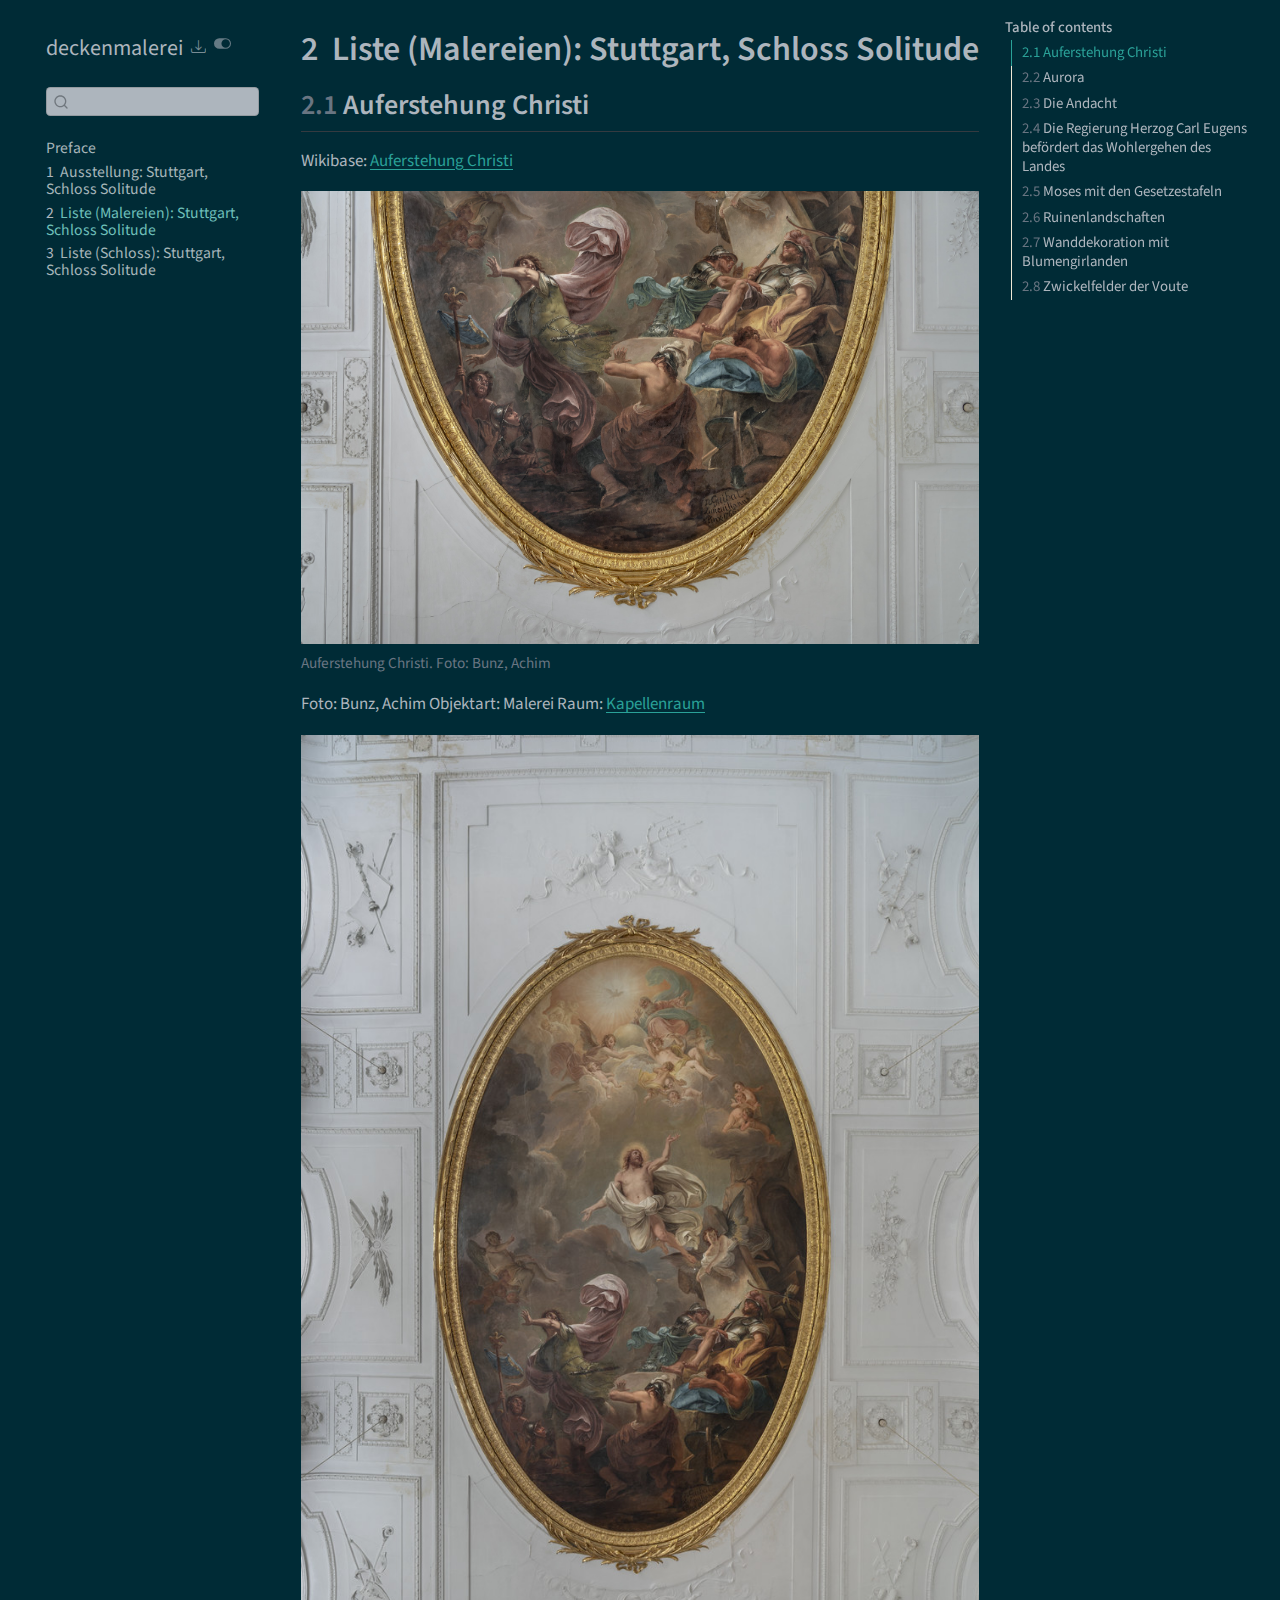
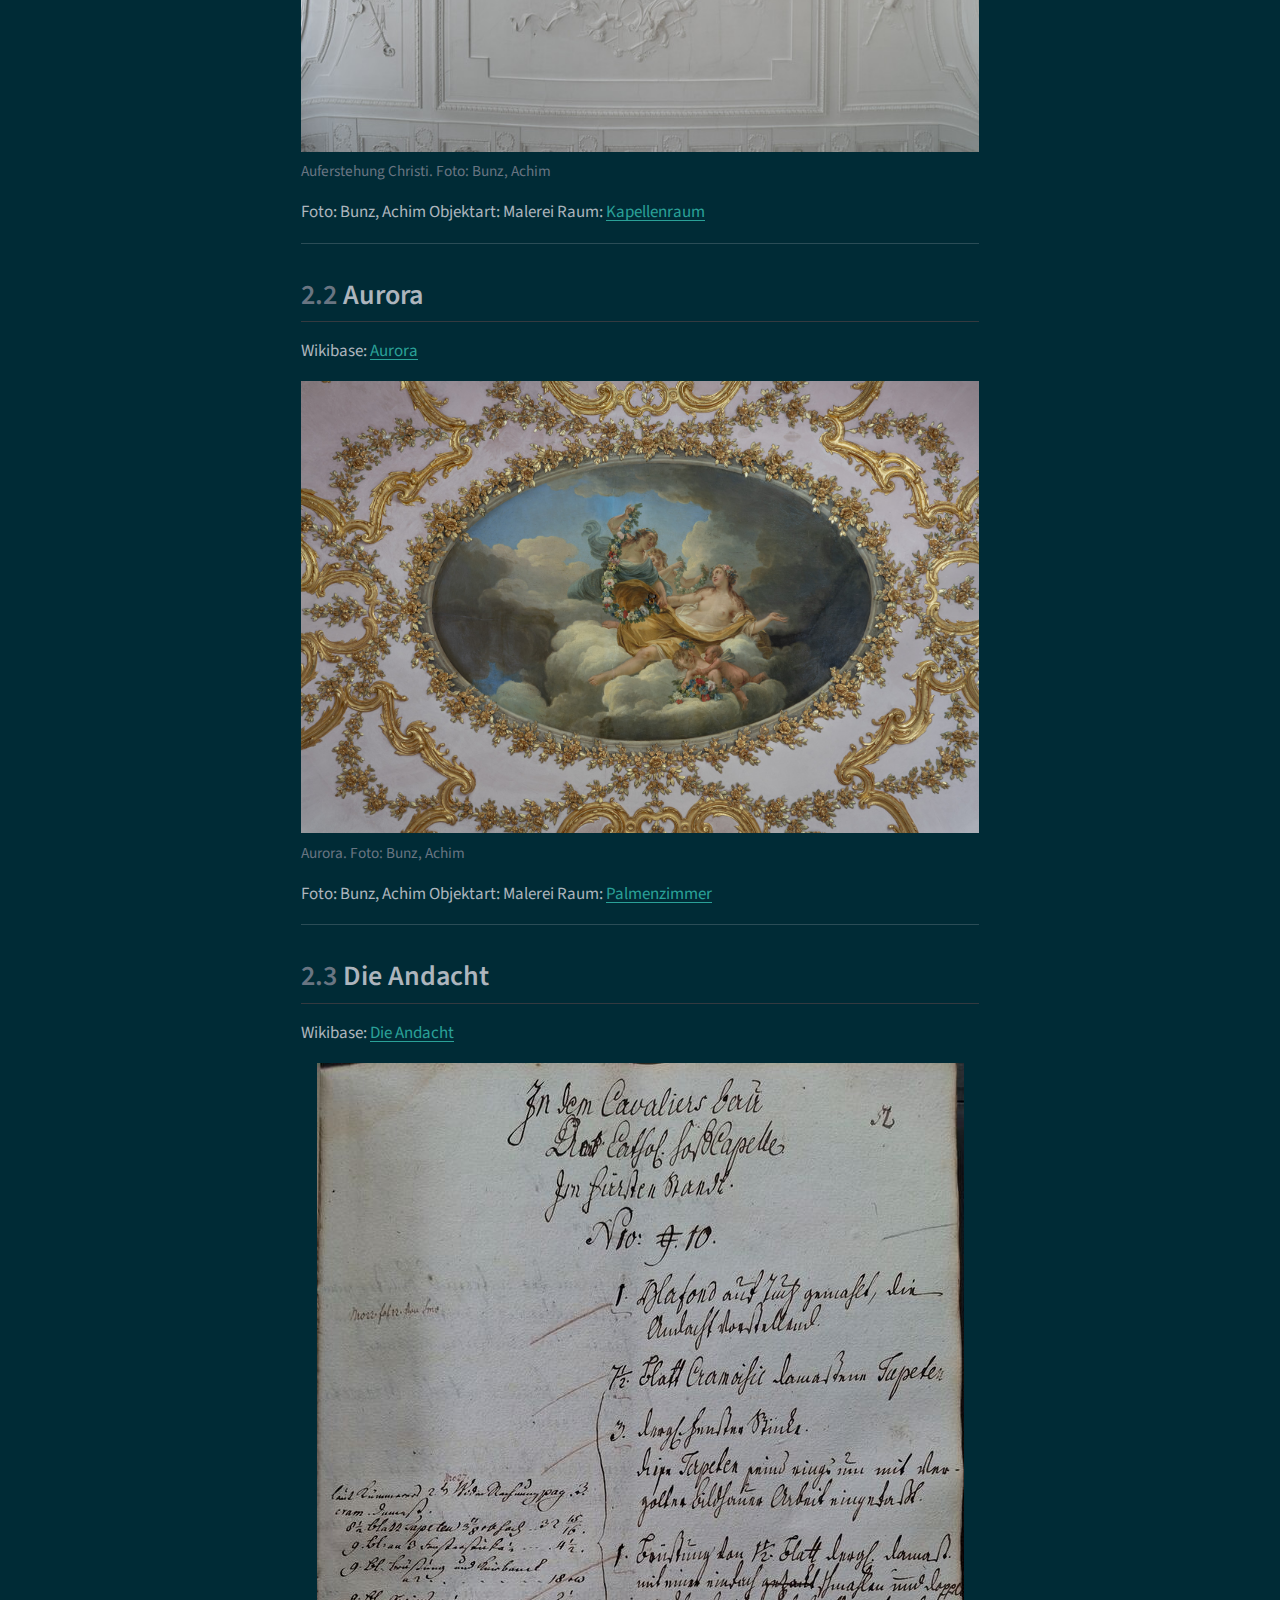
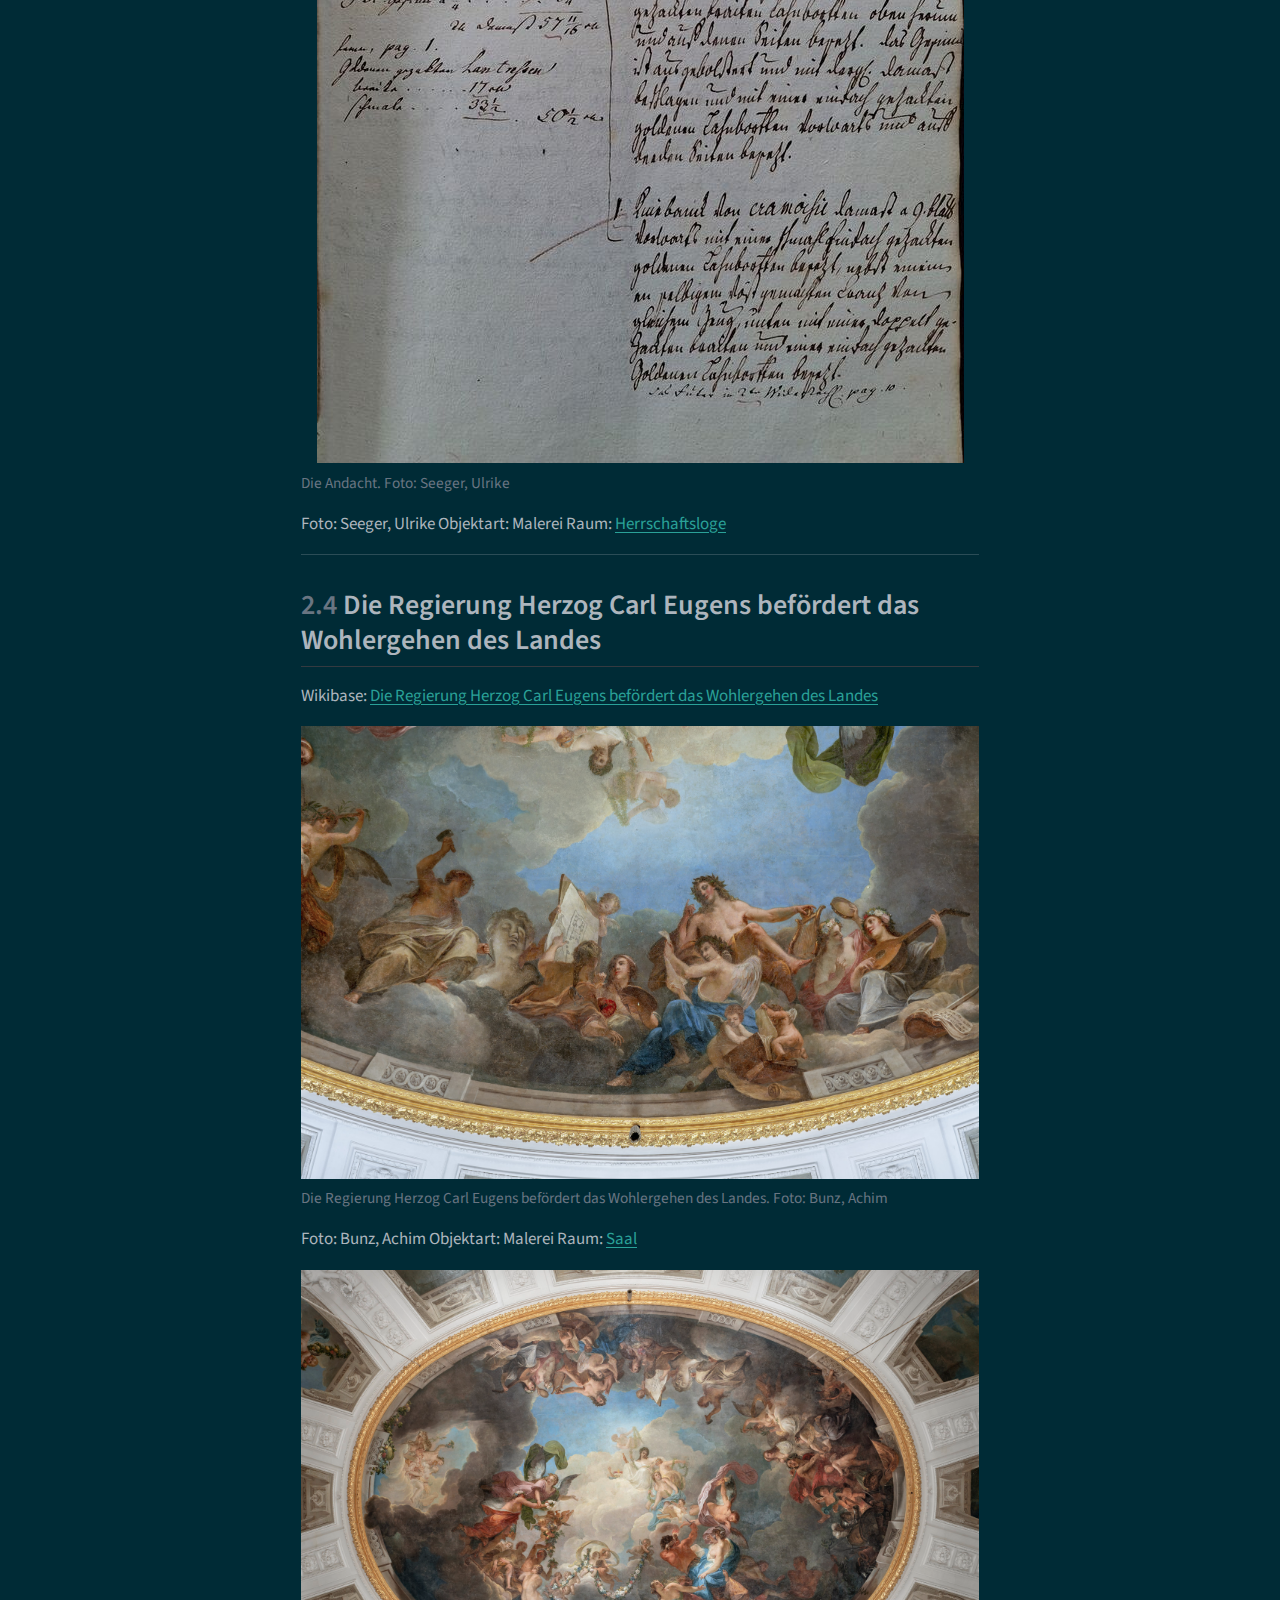
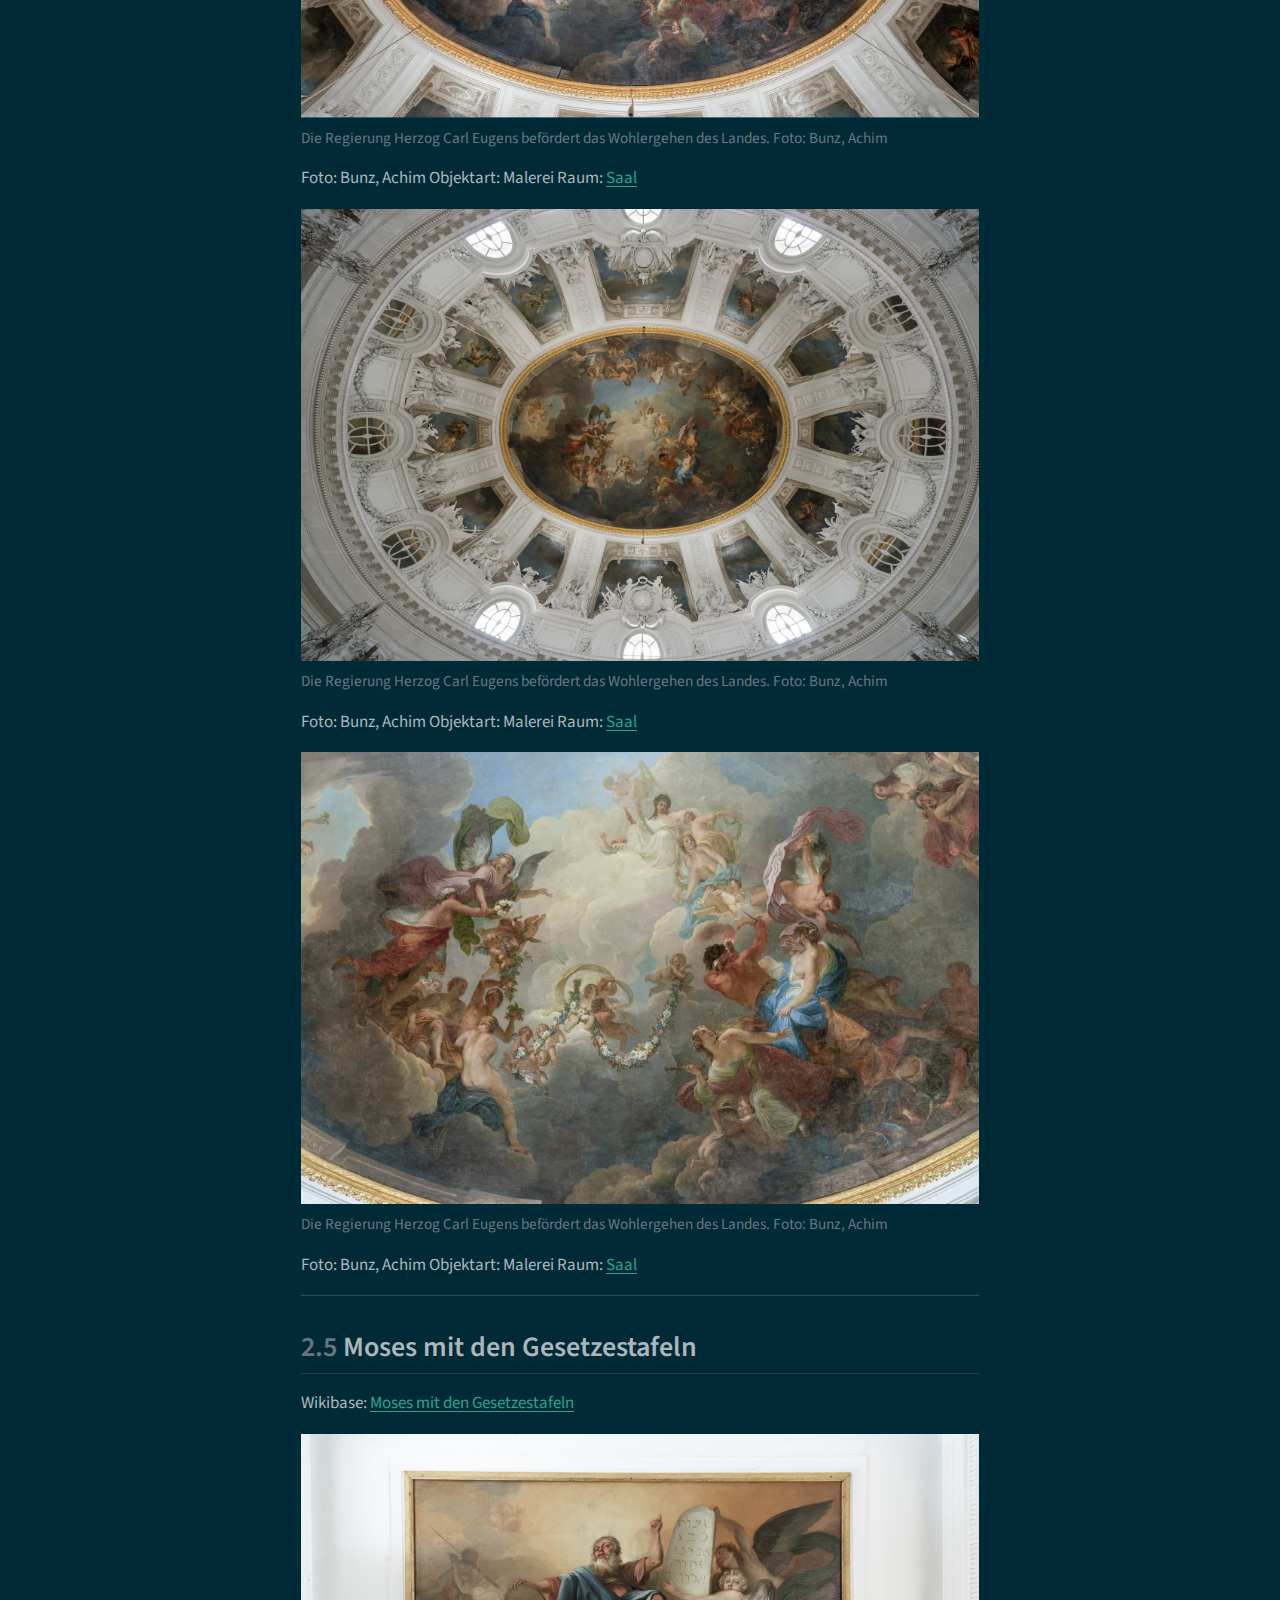
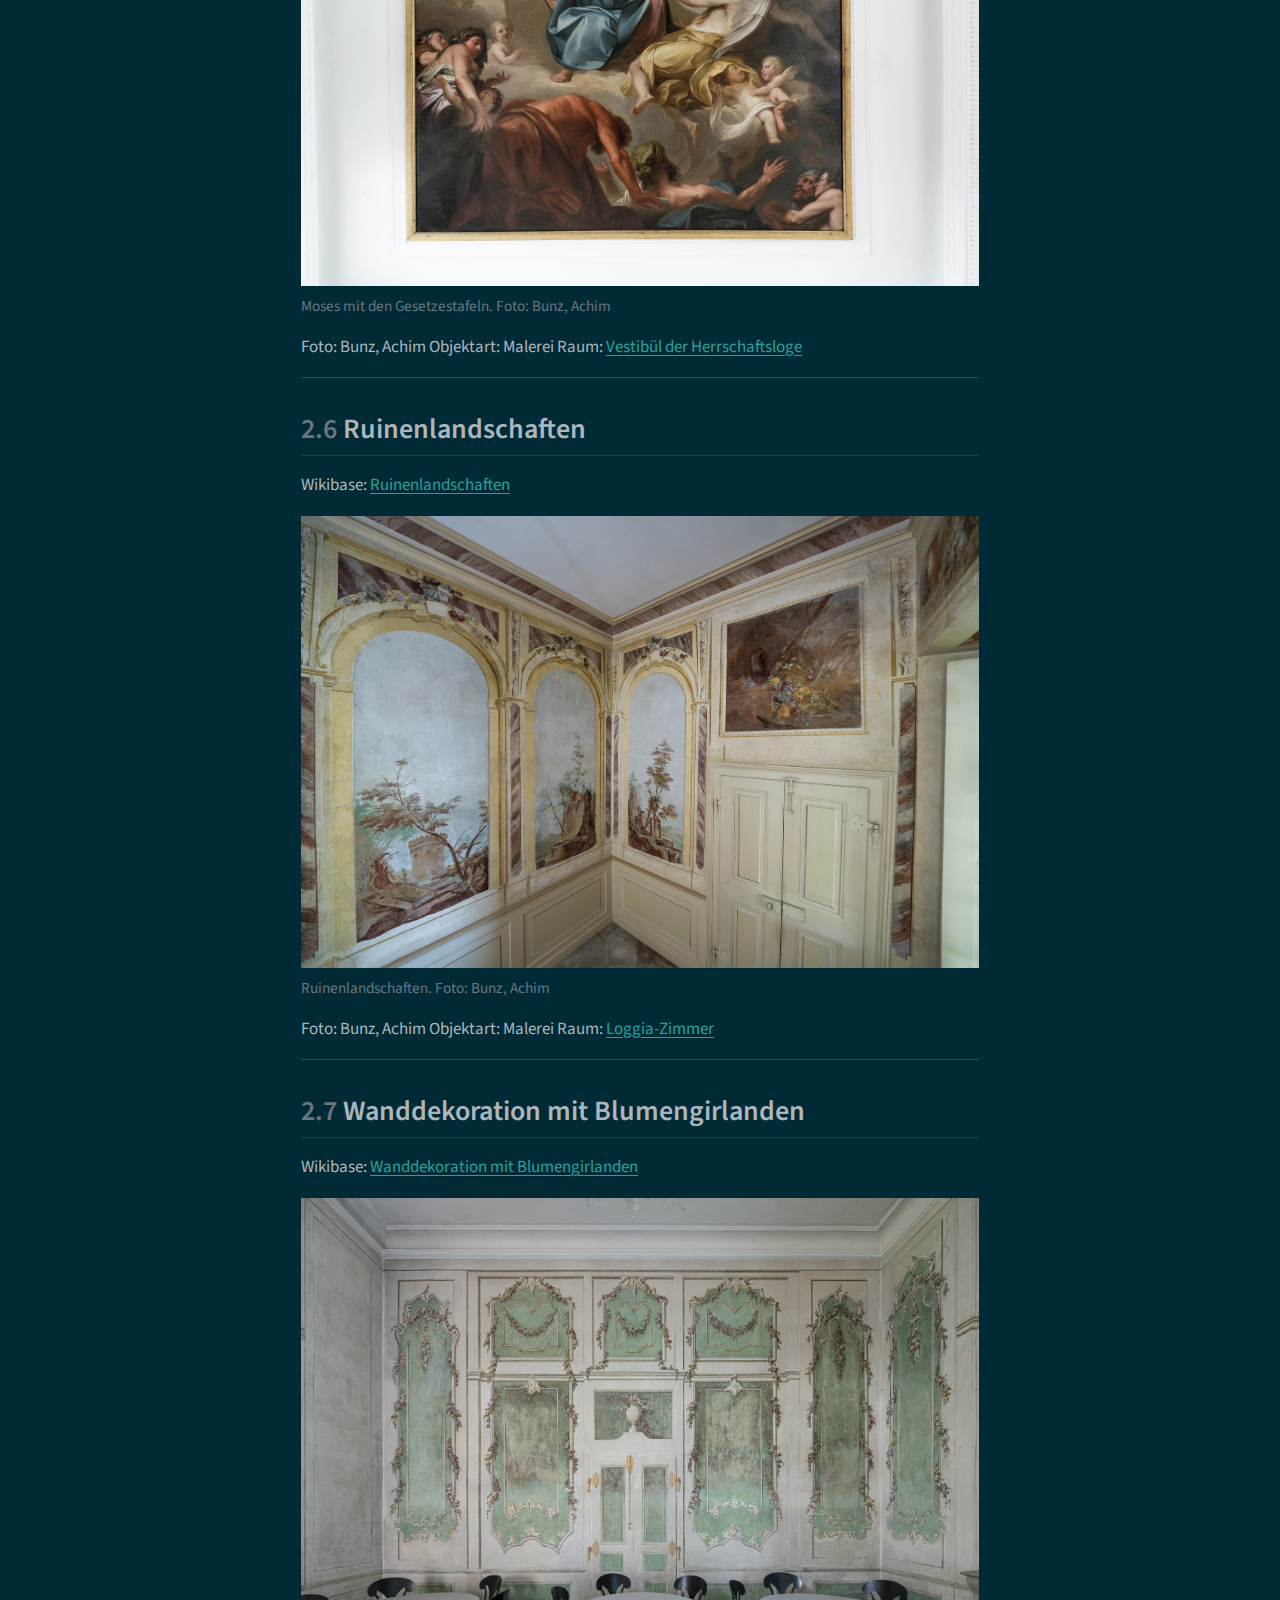
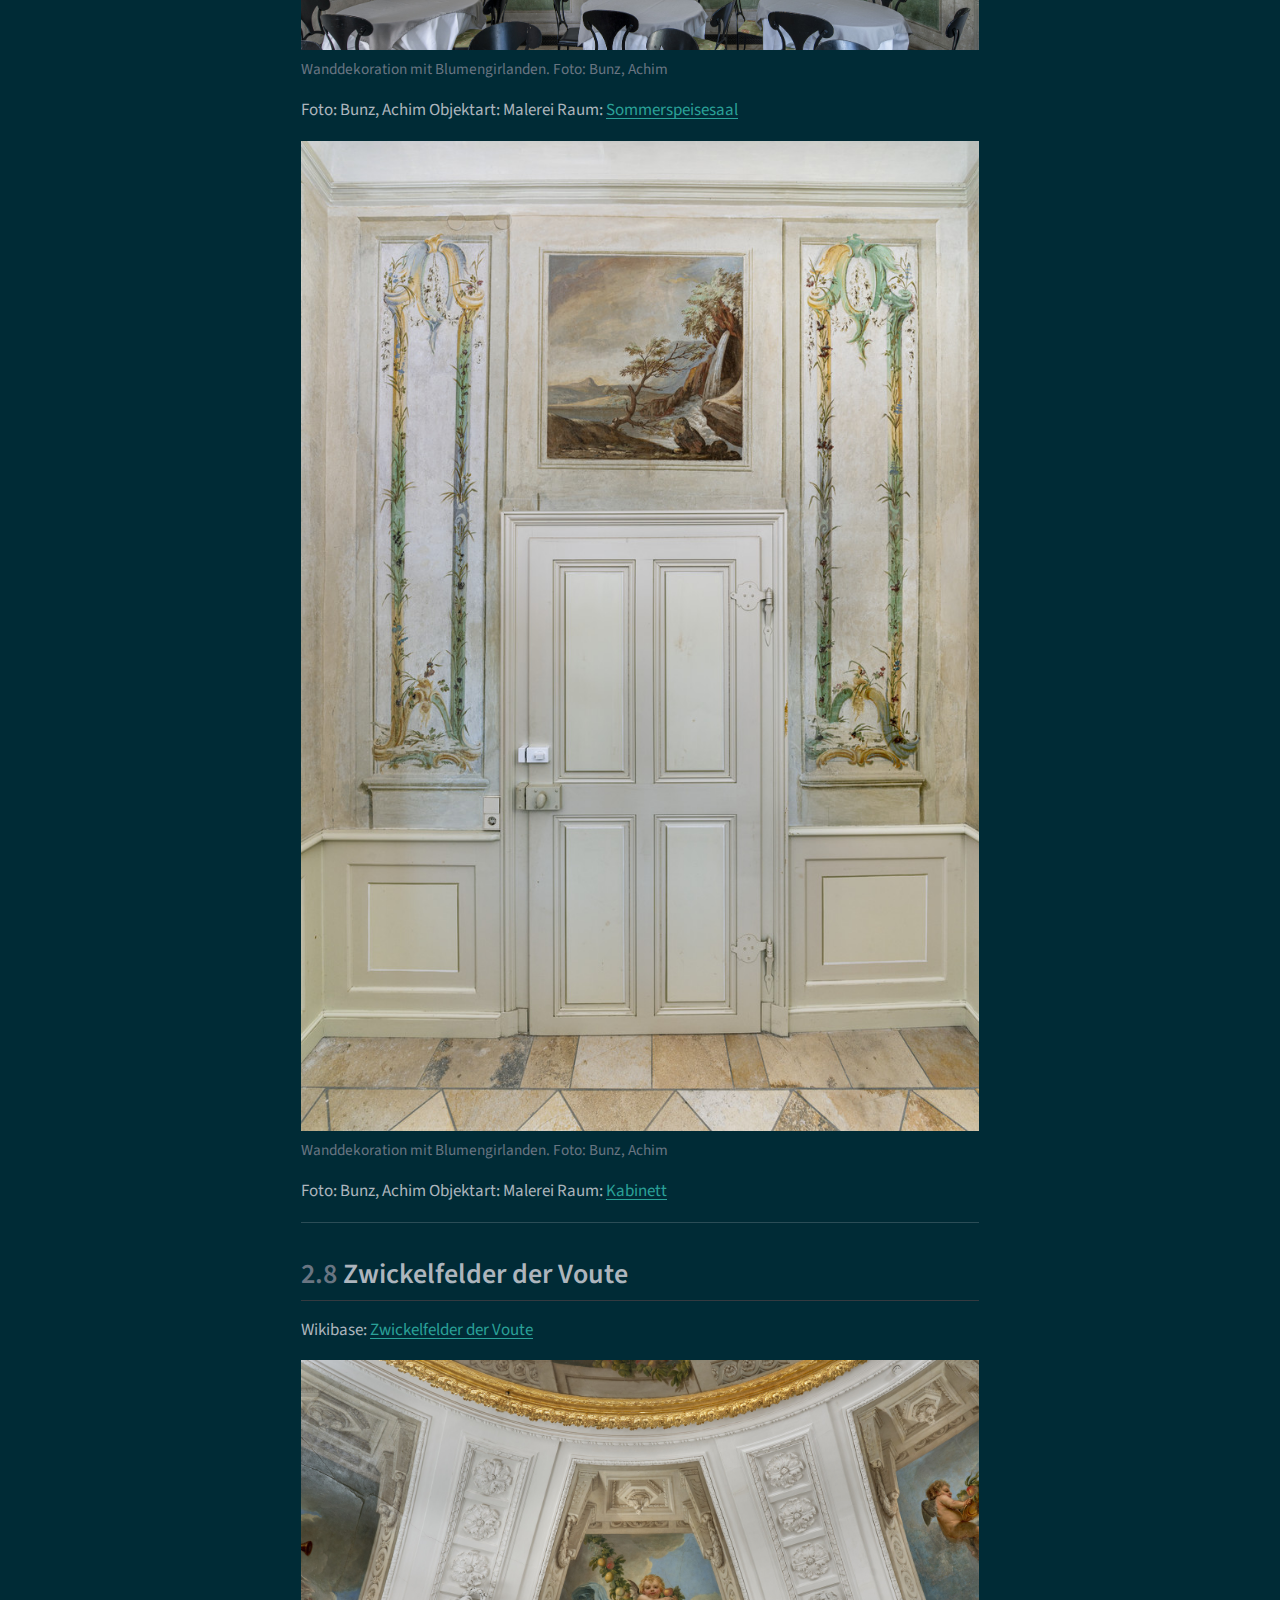
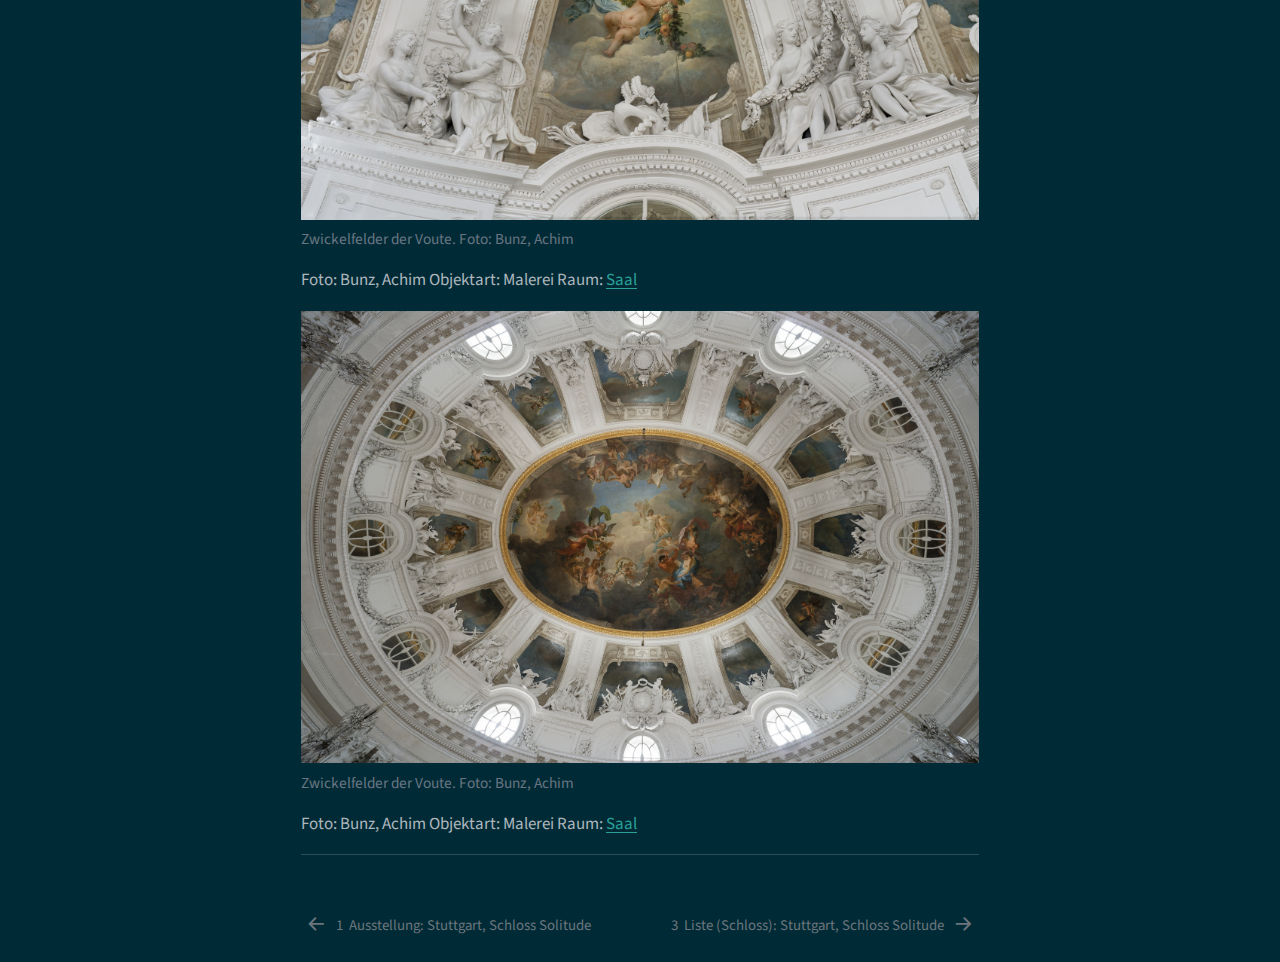
<file: section2.html>
<!DOCTYPE html>
<html xmlns="http://www.w3.org/1999/xhtml" lang="en" xml:lang="en"><head>

<meta charset="utf-8">
<meta name="generator" content="quarto-1.7.34">

<meta name="viewport" content="width=device-width, initial-scale=1.0, user-scalable=yes">


<title>2&nbsp; Liste (Malereien): Stuttgart, Schloss Solitude – deckenmalerei</title>
<style>
code{white-space: pre-wrap;}
span.smallcaps{font-variant: small-caps;}
div.columns{display: flex; gap: min(4vw, 1.5em);}
div.column{flex: auto; overflow-x: auto;}
div.hanging-indent{margin-left: 1.5em; text-indent: -1.5em;}
ul.task-list{list-style: none;}
ul.task-list li input[type="checkbox"] {
  width: 0.8em;
  margin: 0 0.8em 0.2em -1em; /* quarto-specific, see https://github.com/quarto-dev/quarto-cli/issues/4556 */ 
  vertical-align: middle;
}
</style>


<script src="site_libs/quarto-nav/quarto-nav.js"></script>
<script src="site_libs/quarto-nav/headroom.min.js"></script>
<script src="site_libs/clipboard/clipboard.min.js"></script>
<script src="site_libs/quarto-search/autocomplete.umd.js"></script>
<script src="site_libs/quarto-search/fuse.min.js"></script>
<script src="site_libs/quarto-search/quarto-search.js"></script>
<meta name="quarto:offset" content="./">
<link href="./section3.html" rel="next">
<link href="./section1.html" rel="prev">
<script src="site_libs/quarto-html/quarto.js" type="module"></script>
<script src="site_libs/quarto-html/tabsets/tabsets.js" type="module"></script>
<script src="site_libs/quarto-html/popper.min.js"></script>
<script src="site_libs/quarto-html/tippy.umd.min.js"></script>
<script src="site_libs/quarto-html/anchor.min.js"></script>
<link href="site_libs/quarto-html/tippy.css" rel="stylesheet">
<link href="site_libs/quarto-html/quarto-syntax-highlighting-c8ad9e5dbd60b7b70b38521ab19b7da4.css" rel="stylesheet" class="quarto-color-scheme" id="quarto-text-highlighting-styles">
<link href="site_libs/quarto-html/quarto-syntax-highlighting-dark-befe23ebd2f54d8af2c8a89d1a1611f1.css" rel="stylesheet" class="quarto-color-scheme quarto-color-alternate" id="quarto-text-highlighting-styles">
<script src="site_libs/bootstrap/bootstrap.min.js"></script>
<link href="site_libs/bootstrap/bootstrap-icons.css" rel="stylesheet">
<link href="site_libs/bootstrap/bootstrap-4224419dfc7caf08b3e322f9b1767e55.min.css" rel="stylesheet" append-hash="true" class="quarto-color-scheme" id="quarto-bootstrap" data-mode="light">
<link href="site_libs/bootstrap/bootstrap-dark-b3de7175a6ecf7c4f2abbcc948ad87ec.min.css" rel="stylesheet" append-hash="true" class="quarto-color-scheme quarto-color-alternate" id="quarto-bootstrap" data-mode="dark">
<script id="quarto-search-options" type="application/json">{
  "location": "sidebar",
  "copy-button": false,
  "collapse-after": 3,
  "panel-placement": "start",
  "type": "textbox",
  "limit": 50,
  "keyboard-shortcut": [
    "f",
    "/",
    "s"
  ],
  "show-item-context": false,
  "language": {
    "search-no-results-text": "No results",
    "search-matching-documents-text": "matching documents",
    "search-copy-link-title": "Copy link to search",
    "search-hide-matches-text": "Hide additional matches",
    "search-more-match-text": "more match in this document",
    "search-more-matches-text": "more matches in this document",
    "search-clear-button-title": "Clear",
    "search-text-placeholder": "",
    "search-detached-cancel-button-title": "Cancel",
    "search-submit-button-title": "Submit",
    "search-label": "Search"
  }
}</script>


</head>

<body class="nav-sidebar floating quarto-dark"><script id="quarto-html-before-body" type="application/javascript">
    const toggleBodyColorMode = (bsSheetEl) => {
      const mode = bsSheetEl.getAttribute("data-mode");
      const bodyEl = window.document.querySelector("body");
      if (mode === "dark") {
        bodyEl.classList.add("quarto-dark");
        bodyEl.classList.remove("quarto-light");
      } else {
        bodyEl.classList.add("quarto-light");
        bodyEl.classList.remove("quarto-dark");
      }
    }
    const toggleBodyColorPrimary = () => {
      const bsSheetEl = window.document.querySelector("link#quarto-bootstrap:not([rel=disabled-stylesheet])");
      if (bsSheetEl) {
        toggleBodyColorMode(bsSheetEl);
      }
    }
    const setColorSchemeToggle = (alternate) => {
      const toggles = window.document.querySelectorAll('.quarto-color-scheme-toggle');
      for (let i=0; i < toggles.length; i++) {
        const toggle = toggles[i];
        if (toggle) {
          if (alternate) {
            toggle.classList.add("alternate");
          } else {
            toggle.classList.remove("alternate");
          }
        }
      }
    };
    const toggleColorMode = (alternate) => {
      // Switch the stylesheets
      const primaryStylesheets = window.document.querySelectorAll('link.quarto-color-scheme:not(.quarto-color-alternate)');
      const alternateStylesheets = window.document.querySelectorAll('link.quarto-color-scheme.quarto-color-alternate');
      manageTransitions('#quarto-margin-sidebar .nav-link', false);
      if (alternate) {
        // note: dark is layered on light, we don't disable primary!
        enableStylesheet(alternateStylesheets);
        for (const sheetNode of alternateStylesheets) {
          if (sheetNode.id === "quarto-bootstrap") {
            toggleBodyColorMode(sheetNode);
          }
        }
      } else {
        disableStylesheet(alternateStylesheets);
        enableStylesheet(primaryStylesheets)
        toggleBodyColorPrimary();
      }
      manageTransitions('#quarto-margin-sidebar .nav-link', true);
      // Switch the toggles
      setColorSchemeToggle(alternate)
      // Hack to workaround the fact that safari doesn't
      // properly recolor the scrollbar when toggling (#1455)
      if (navigator.userAgent.indexOf('Safari') > 0 && navigator.userAgent.indexOf('Chrome') == -1) {
        manageTransitions("body", false);
        window.scrollTo(0, 1);
        setTimeout(() => {
          window.scrollTo(0, 0);
          manageTransitions("body", true);
        }, 40);
      }
    }
    const disableStylesheet = (stylesheets) => {
      for (let i=0; i < stylesheets.length; i++) {
        const stylesheet = stylesheets[i];
        stylesheet.rel = 'disabled-stylesheet';
      }
    }
    const enableStylesheet = (stylesheets) => {
      for (let i=0; i < stylesheets.length; i++) {
        const stylesheet = stylesheets[i];
        if(stylesheet.rel !== 'stylesheet') { // for Chrome, which will still FOUC without this check
          stylesheet.rel = 'stylesheet';
        }
      }
    }
    const manageTransitions = (selector, allowTransitions) => {
      const els = window.document.querySelectorAll(selector);
      for (let i=0; i < els.length; i++) {
        const el = els[i];
        if (allowTransitions) {
          el.classList.remove('notransition');
        } else {
          el.classList.add('notransition');
        }
      }
    }
    const isFileUrl = () => {
      return window.location.protocol === 'file:';
    }
    const hasAlternateSentinel = () => {
      let styleSentinel = getColorSchemeSentinel();
      if (styleSentinel !== null) {
        return styleSentinel === "alternate";
      } else {
        return false;
      }
    }
    const setStyleSentinel = (alternate) => {
      const value = alternate ? "alternate" : "default";
      if (!isFileUrl()) {
        window.localStorage.setItem("quarto-color-scheme", value);
      } else {
        localAlternateSentinel = value;
      }
    }
    const getColorSchemeSentinel = () => {
      if (!isFileUrl()) {
        const storageValue = window.localStorage.getItem("quarto-color-scheme");
        return storageValue != null ? storageValue : localAlternateSentinel;
      } else {
        return localAlternateSentinel;
      }
    }
    const toggleGiscusIfUsed = (isAlternate, darkModeDefault) => {
      const baseTheme = document.querySelector('#giscus-base-theme')?.value ?? 'light';
      const alternateTheme = document.querySelector('#giscus-alt-theme')?.value ?? 'dark';
      let newTheme = '';
      if(authorPrefersDark) {
        newTheme = isAlternate ? baseTheme : alternateTheme;
      } else {
        newTheme = isAlternate ? alternateTheme : baseTheme;
      }
      const changeGiscusTheme = () => {
        // From: https://github.com/giscus/giscus/issues/336
        const sendMessage = (message) => {
          const iframe = document.querySelector('iframe.giscus-frame');
          if (!iframe) return;
          iframe.contentWindow.postMessage({ giscus: message }, 'https://giscus.app');
        }
        sendMessage({
          setConfig: {
            theme: newTheme
          }
        });
      }
      const isGiscussLoaded = window.document.querySelector('iframe.giscus-frame') !== null;
      if (isGiscussLoaded) {
        changeGiscusTheme();
      }
    };
    const authorPrefersDark = true;
    const darkModeDefault = authorPrefersDark;
    let localAlternateSentinel = darkModeDefault ? 'alternate' : 'default';
    // Dark / light mode switch
    window.quartoToggleColorScheme = () => {
      // Read the current dark / light value
      let toAlternate = !hasAlternateSentinel();
      toggleColorMode(toAlternate);
      setStyleSentinel(toAlternate);
      toggleGiscusIfUsed(toAlternate, darkModeDefault);
      window.dispatchEvent(new Event('resize'));
    };
    // Switch to dark mode if need be
    if (hasAlternateSentinel()) {
      toggleColorMode(true);
    } else {
      toggleColorMode(false);
    }
  </script>

<div id="quarto-search-results"></div>
  <header id="quarto-header" class="headroom fixed-top">
  <nav class="quarto-secondary-nav">
    <div class="container-fluid d-flex">
      <button type="button" class="quarto-btn-toggle btn" data-bs-toggle="collapse" role="button" data-bs-target=".quarto-sidebar-collapse-item" aria-controls="quarto-sidebar" aria-expanded="false" aria-label="Toggle sidebar navigation" onclick="if (window.quartoToggleHeadroom) { window.quartoToggleHeadroom(); }">
        <i class="bi bi-layout-text-sidebar-reverse"></i>
      </button>
        <nav class="quarto-page-breadcrumbs" aria-label="breadcrumb"><ol class="breadcrumb"><li class="breadcrumb-item"><a href="./section2.html"><span class="chapter-number">2</span>&nbsp; <span class="chapter-title">Liste (Malereien): Stuttgart, Schloss Solitude</span></a></li></ol></nav>
        <a class="flex-grow-1" role="navigation" data-bs-toggle="collapse" data-bs-target=".quarto-sidebar-collapse-item" aria-controls="quarto-sidebar" aria-expanded="false" aria-label="Toggle sidebar navigation" onclick="if (window.quartoToggleHeadroom) { window.quartoToggleHeadroom(); }">      
        </a>
      <button type="button" class="btn quarto-search-button" aria-label="Search" onclick="window.quartoOpenSearch();">
        <i class="bi bi-search"></i>
      </button>
    </div>
  </nav>
</header>
<!-- content -->
<div id="quarto-content" class="quarto-container page-columns page-rows-contents page-layout-article">
<!-- sidebar -->
  <nav id="quarto-sidebar" class="sidebar collapse collapse-horizontal quarto-sidebar-collapse-item sidebar-navigation floating overflow-auto">
    <div class="pt-lg-2 mt-2 text-left sidebar-header">
    <div class="sidebar-title mb-0 py-0">
      <a href="./">deckenmalerei</a> 
        <div class="sidebar-tools-main">
    <div class="dropdown">
      <a href="" title="Download" id="quarto-navigation-tool-dropdown-0" class="quarto-navigation-tool dropdown-toggle px-1" data-bs-toggle="dropdown" aria-expanded="false" role="link" aria-label="Download"><i class="bi bi-download"></i></a>
      <ul class="dropdown-menu" aria-labelledby="quarto-navigation-tool-dropdown-0">
          <li>
            <a class="dropdown-item sidebar-tools-main-item" href="./deckenmalerei.pdf">
              <i class="bi bi-file-pdf pe-1"></i>
            Download PDF
            </a>
          </li>
          <li>
            <a class="dropdown-item sidebar-tools-main-item" href="./deckenmalerei.epub">
              <i class="bi bi-journal pe-1"></i>
            Download ePub
            </a>
          </li>
          <li>
            <a class="dropdown-item sidebar-tools-main-item" href="./deckenmalerei.docx">
              <i class="bi bi-file-word pe-1"></i>
            Download Docx
            </a>
          </li>
      </ul>
    </div>
  <a href="" class="quarto-color-scheme-toggle quarto-navigation-tool  px-1" onclick="window.quartoToggleColorScheme(); return false;" title="Toggle dark mode"><i class="bi"></i></a>
</div>
    </div>
      </div>
        <div class="mt-2 flex-shrink-0 align-items-center">
        <div class="sidebar-search">
        <div id="quarto-search" class="" title="Search"></div>
        </div>
        </div>
    <div class="sidebar-menu-container"> 
    <ul class="list-unstyled mt-1">
        <li class="sidebar-item">
  <div class="sidebar-item-container"> 
  <a href="./index.html" class="sidebar-item-text sidebar-link">
 <span class="menu-text">Preface</span></a>
  </div>
</li>
        <li class="sidebar-item">
  <div class="sidebar-item-container"> 
  <a href="./section1.html" class="sidebar-item-text sidebar-link">
 <span class="menu-text"><span class="chapter-number">1</span>&nbsp; <span class="chapter-title">Ausstellung: Stuttgart, Schloss Solitude</span></span></a>
  </div>
</li>
        <li class="sidebar-item">
  <div class="sidebar-item-container"> 
  <a href="./section2.html" class="sidebar-item-text sidebar-link active">
 <span class="menu-text"><span class="chapter-number">2</span>&nbsp; <span class="chapter-title">Liste (Malereien): Stuttgart, Schloss Solitude</span></span></a>
  </div>
</li>
        <li class="sidebar-item">
  <div class="sidebar-item-container"> 
  <a href="./section3.html" class="sidebar-item-text sidebar-link">
 <span class="menu-text"><span class="chapter-number">3</span>&nbsp; <span class="chapter-title">Liste (Schloss): Stuttgart, Schloss Solitude</span></span></a>
  </div>
</li>
    </ul>
    </div>
</nav>
<div id="quarto-sidebar-glass" class="quarto-sidebar-collapse-item" data-bs-toggle="collapse" data-bs-target=".quarto-sidebar-collapse-item"></div>
<!-- margin-sidebar -->
    <div id="quarto-margin-sidebar" class="sidebar margin-sidebar">
        <nav id="TOC" role="doc-toc" class="toc-active">
    <h2 id="toc-title">Table of contents</h2>
   
  <ul>
  <li><a href="#auferstehung-christi" id="toc-auferstehung-christi" class="nav-link active" data-scroll-target="#auferstehung-christi"><span class="header-section-number">2.1</span> Auferstehung Christi</a></li>
  <li><a href="#aurora" id="toc-aurora" class="nav-link" data-scroll-target="#aurora"><span class="header-section-number">2.2</span> Aurora</a></li>
  <li><a href="#die-andacht" id="toc-die-andacht" class="nav-link" data-scroll-target="#die-andacht"><span class="header-section-number">2.3</span> Die Andacht</a></li>
  <li><a href="#die-regierung-herzog-carl-eugens-befördert-das-wohlergehen-des-landes" id="toc-die-regierung-herzog-carl-eugens-befördert-das-wohlergehen-des-landes" class="nav-link" data-scroll-target="#die-regierung-herzog-carl-eugens-befördert-das-wohlergehen-des-landes"><span class="header-section-number">2.4</span> Die Regierung Herzog Carl Eugens befördert das Wohlergehen des Landes</a></li>
  <li><a href="#moses-mit-den-gesetzestafeln" id="toc-moses-mit-den-gesetzestafeln" class="nav-link" data-scroll-target="#moses-mit-den-gesetzestafeln"><span class="header-section-number">2.5</span> Moses mit den Gesetzestafeln</a></li>
  <li><a href="#ruinenlandschaften" id="toc-ruinenlandschaften" class="nav-link" data-scroll-target="#ruinenlandschaften"><span class="header-section-number">2.6</span> Ruinenlandschaften</a></li>
  <li><a href="#wanddekoration-mit-blumengirlanden" id="toc-wanddekoration-mit-blumengirlanden" class="nav-link" data-scroll-target="#wanddekoration-mit-blumengirlanden"><span class="header-section-number">2.7</span> Wanddekoration mit Blumengirlanden</a></li>
  <li><a href="#zwickelfelder-der-voute" id="toc-zwickelfelder-der-voute" class="nav-link" data-scroll-target="#zwickelfelder-der-voute"><span class="header-section-number">2.8</span> Zwickelfelder der Voute</a></li>
  </ul>
</nav>
    </div>
<!-- main -->
<main class="content" id="quarto-document-content">


<header id="title-block-header" class="quarto-title-block default">
<div class="quarto-title">
<h1 class="title"><span class="chapter-number">2</span>&nbsp; <span class="chapter-title">Liste (Malereien): Stuttgart, Schloss Solitude</span></h1>
</div>



<div class="quarto-title-meta">

    
  
    
  </div>
  


</header>


<section id="auferstehung-christi" class="level2" data-number="2.1">
<h2 data-number="2.1" class="anchored" data-anchor-id="auferstehung-christi"><span class="header-section-number">2.1</span> Auferstehung Christi</h2>
<p>Wikibase: <a href="https://wikibase.kewl.org/entity/Q80">Auferstehung Christi</a></p>
<div class="quarto-figure quarto-figure-center">
<figure class="figure">
<p><img src="7df04781de69afd68ccd5abb5b930980fa826d8104eb7c274f3119c244c2031a.jpeg" class="img-fluid figure-img" data-group="photos"></p>
<figcaption>Auferstehung Christi. Foto: Bunz, Achim</figcaption>
</figure>
</div>
<p>Foto: Bunz, Achim Objektart: Malerei Raum: <a href="https://wikibase.kewl.org/entity/Q79">Kapellenraum</a></p>
<div class="quarto-figure quarto-figure-center">
<figure class="figure">
<p><img src="dae12894fffc3e93e00abb3279b7136cc7c77aa572d39a675b7d17fb72210630.jpeg" class="img-fluid figure-img" data-group="photos"></p>
<figcaption>Auferstehung Christi. Foto: Bunz, Achim</figcaption>
</figure>
</div>
<p>Foto: Bunz, Achim Objektart: Malerei Raum: <a href="https://wikibase.kewl.org/entity/Q79">Kapellenraum</a></p>
<hr>
</section>
<section id="aurora" class="level2" data-number="2.2">
<h2 data-number="2.2" class="anchored" data-anchor-id="aurora"><span class="header-section-number">2.2</span> Aurora</h2>
<p>Wikibase: <a href="https://wikibase.kewl.org/entity/Q97">Aurora</a></p>
<div class="quarto-figure quarto-figure-center">
<figure class="figure">
<p><img src="582503e48479be66b50def76850f3b6abbf08be21b34b6943bc23730beeca83a.jpeg" class="img-fluid figure-img" data-group="photos"></p>
<figcaption>Aurora. Foto: Bunz, Achim</figcaption>
</figure>
</div>
<p>Foto: Bunz, Achim Objektart: Malerei Raum: <a href="https://wikibase.kewl.org/entity/Q96">Palmenzimmer</a></p>
<hr>
</section>
<section id="die-andacht" class="level2" data-number="2.3">
<h2 data-number="2.3" class="anchored" data-anchor-id="die-andacht"><span class="header-section-number">2.3</span> Die Andacht</h2>
<p>Wikibase: <a href="https://wikibase.kewl.org/entity/Q78">Die Andacht</a></p>
<div class="quarto-figure quarto-figure-center">
<figure class="figure">
<p><img src="7b47af6de9df558e2e09d4cd197d34d2a4d791528d480de6855ddf50cc2f1f1d.jpeg" class="img-fluid figure-img" data-group="photos"></p>
<figcaption>Die Andacht. Foto: Seeger, Ulrike</figcaption>
</figure>
</div>
<p>Foto: Seeger, Ulrike Objektart: Malerei Raum: <a href="https://wikibase.kewl.org/entity/Q77">Herrschaftsloge</a></p>
<hr>
</section>
<section id="die-regierung-herzog-carl-eugens-befördert-das-wohlergehen-des-landes" class="level2" data-number="2.4">
<h2 data-number="2.4" class="anchored" data-anchor-id="die-regierung-herzog-carl-eugens-befördert-das-wohlergehen-des-landes"><span class="header-section-number">2.4</span> Die Regierung Herzog Carl Eugens befördert das Wohlergehen des Landes</h2>
<p>Wikibase: <a href="https://wikibase.kewl.org/entity/Q94">Die Regierung Herzog Carl Eugens befördert das Wohlergehen des Landes</a></p>
<div class="quarto-figure quarto-figure-center">
<figure class="figure">
<p><img src="2929d37b3d0a97b61bcdac500159106e48f79d7675499c33c0b16075df720245.jpeg" class="img-fluid figure-img" data-group="photos"></p>
<figcaption>Die Regierung Herzog Carl Eugens befördert das Wohlergehen des Landes. Foto: Bunz, Achim</figcaption>
</figure>
</div>
<p>Foto: Bunz, Achim Objektart: Malerei Raum: <a href="https://wikibase.kewl.org/entity/Q92">Saal</a></p>
<div class="quarto-figure quarto-figure-center">
<figure class="figure">
<p><img src="2ed8e6a869f2154d37ff028f37d13273a89a757d852e8b638886a48467caa42c.jpeg" class="img-fluid figure-img" data-group="photos"></p>
<figcaption>Die Regierung Herzog Carl Eugens befördert das Wohlergehen des Landes. Foto: Bunz, Achim</figcaption>
</figure>
</div>
<p>Foto: Bunz, Achim Objektart: Malerei Raum: <a href="https://wikibase.kewl.org/entity/Q92">Saal</a></p>
<div class="quarto-figure quarto-figure-center">
<figure class="figure">
<p><img src="9706c434b28c72cd4f4904799c7bb6163e806d9c663ac6f472e78a8167ee4827.jpeg" class="img-fluid figure-img" data-group="photos"></p>
<figcaption>Die Regierung Herzog Carl Eugens befördert das Wohlergehen des Landes. Foto: Bunz, Achim</figcaption>
</figure>
</div>
<p>Foto: Bunz, Achim Objektart: Malerei Raum: <a href="https://wikibase.kewl.org/entity/Q92">Saal</a></p>
<div class="quarto-figure quarto-figure-center">
<figure class="figure">
<p><img src="200b344ea0bc5263ef8b379141a2a031ec4361a781c37dfc2920878ebf7813ea.jpeg" class="img-fluid figure-img" data-group="photos"></p>
<figcaption>Die Regierung Herzog Carl Eugens befördert das Wohlergehen des Landes. Foto: Bunz, Achim</figcaption>
</figure>
</div>
<p>Foto: Bunz, Achim Objektart: Malerei Raum: <a href="https://wikibase.kewl.org/entity/Q92">Saal</a></p>
<hr>
</section>
<section id="moses-mit-den-gesetzestafeln" class="level2" data-number="2.5">
<h2 data-number="2.5" class="anchored" data-anchor-id="moses-mit-den-gesetzestafeln"><span class="header-section-number">2.5</span> Moses mit den Gesetzestafeln</h2>
<p>Wikibase: <a href="https://wikibase.kewl.org/entity/Q84">Moses mit den Gesetzestafeln</a></p>
<div class="quarto-figure quarto-figure-center">
<figure class="figure">
<p><img src="57ee008fe90a66a188b51679dab84c0296f36c664d0fabc7228bd44be0a3bd17.jpeg" class="img-fluid figure-img" data-group="photos"></p>
<figcaption>Moses mit den Gesetzestafeln. Foto: Bunz, Achim</figcaption>
</figure>
</div>
<p>Foto: Bunz, Achim Objektart: Malerei Raum: <a href="https://wikibase.kewl.org/entity/Q81">Vestibül der Herrschaftsloge</a></p>
<hr>
</section>
<section id="ruinenlandschaften" class="level2" data-number="2.6">
<h2 data-number="2.6" class="anchored" data-anchor-id="ruinenlandschaften"><span class="header-section-number">2.6</span> Ruinenlandschaften</h2>
<p>Wikibase: <a href="https://wikibase.kewl.org/entity/Q88">Ruinenlandschaften</a></p>
<div class="quarto-figure quarto-figure-center">
<figure class="figure">
<p><img src="c55a7c1cc6c866c6e04a911dfa133fc016c64762e80c739a7ac60647e0ff93f3.jpeg" class="img-fluid figure-img" data-group="photos"></p>
<figcaption>Ruinenlandschaften. Foto: Bunz, Achim</figcaption>
</figure>
</div>
<p>Foto: Bunz, Achim Objektart: Malerei Raum: <a href="https://wikibase.kewl.org/entity/Q87">Loggia-Zimmer</a></p>
<hr>
</section>
<section id="wanddekoration-mit-blumengirlanden" class="level2" data-number="2.7">
<h2 data-number="2.7" class="anchored" data-anchor-id="wanddekoration-mit-blumengirlanden"><span class="header-section-number">2.7</span> Wanddekoration mit Blumengirlanden</h2>
<p>Wikibase: <a href="https://wikibase.kewl.org/entity/Q74">Wanddekoration mit Blumengirlanden</a></p>
<div class="quarto-figure quarto-figure-center">
<figure class="figure">
<p><img src="b6120685ecd5658b07aa004b757e68c6295e4be7742cfb1b9c1bf4f488e8038c.jpeg" class="img-fluid figure-img" data-group="photos"></p>
<figcaption>Wanddekoration mit Blumengirlanden. Foto: Bunz, Achim</figcaption>
</figure>
</div>
<p>Foto: Bunz, Achim Objektart: Malerei Raum: <a href="https://wikibase.kewl.org/entity/Q71">Sommerspeisesaal</a></p>
<div class="quarto-figure quarto-figure-center">
<figure class="figure">
<p><img src="110f9215beead810a435360536e22d74272e591b153402d55fa2c12e4f96c9c9.jpeg" class="img-fluid figure-img" data-group="photos"></p>
<figcaption>Wanddekoration mit Blumengirlanden. Foto: Bunz, Achim</figcaption>
</figure>
</div>
<p>Foto: Bunz, Achim Objektart: Malerei Raum: <a href="https://wikibase.kewl.org/entity/Q89">Kabinett</a></p>
<hr>
</section>
<section id="zwickelfelder-der-voute" class="level2" data-number="2.8">
<h2 data-number="2.8" class="anchored" data-anchor-id="zwickelfelder-der-voute"><span class="header-section-number">2.8</span> Zwickelfelder der Voute</h2>
<p>Wikibase: <a href="https://wikibase.kewl.org/entity/Q93">Zwickelfelder der Voute</a></p>
<div class="quarto-figure quarto-figure-center">
<figure class="figure">
<p><img src="d725e04e9ecf4e136fc074f713a55525d77f9878ab0303222fd1f3549dea1d2f.jpeg" class="img-fluid figure-img" data-group="photos"></p>
<figcaption>Zwickelfelder der Voute. Foto: Bunz, Achim</figcaption>
</figure>
</div>
<p>Foto: Bunz, Achim Objektart: Malerei Raum: <a href="https://wikibase.kewl.org/entity/Q92">Saal</a></p>
<div class="quarto-figure quarto-figure-center">
<figure class="figure">
<p><img src="9706c434b28c72cd4f4904799c7bb6163e806d9c663ac6f472e78a8167ee4827.jpeg" class="img-fluid figure-img" data-group="photos"></p>
<figcaption>Zwickelfelder der Voute. Foto: Bunz, Achim</figcaption>
</figure>
</div>
<p>Foto: Bunz, Achim Objektart: Malerei Raum: <a href="https://wikibase.kewl.org/entity/Q92">Saal</a></p>
<hr>


</section>

</main> <!-- /main -->
<script id="quarto-html-after-body" type="application/javascript">
  window.document.addEventListener("DOMContentLoaded", function (event) {
    // Ensure there is a toggle, if there isn't float one in the top right
    if (window.document.querySelector('.quarto-color-scheme-toggle') === null) {
      const a = window.document.createElement('a');
      a.classList.add('top-right');
      a.classList.add('quarto-color-scheme-toggle');
      a.href = "";
      a.onclick = function() { try { window.quartoToggleColorScheme(); } catch {} return false; };
      const i = window.document.createElement("i");
      i.classList.add('bi');
      a.appendChild(i);
      window.document.body.appendChild(a);
    }
    setColorSchemeToggle(hasAlternateSentinel())
    const icon = "";
    const anchorJS = new window.AnchorJS();
    anchorJS.options = {
      placement: 'right',
      icon: icon
    };
    anchorJS.add('.anchored');
    const isCodeAnnotation = (el) => {
      for (const clz of el.classList) {
        if (clz.startsWith('code-annotation-')) {                     
          return true;
        }
      }
      return false;
    }
    const onCopySuccess = function(e) {
      // button target
      const button = e.trigger;
      // don't keep focus
      button.blur();
      // flash "checked"
      button.classList.add('code-copy-button-checked');
      var currentTitle = button.getAttribute("title");
      button.setAttribute("title", "Copied!");
      let tooltip;
      if (window.bootstrap) {
        button.setAttribute("data-bs-toggle", "tooltip");
        button.setAttribute("data-bs-placement", "left");
        button.setAttribute("data-bs-title", "Copied!");
        tooltip = new bootstrap.Tooltip(button, 
          { trigger: "manual", 
            customClass: "code-copy-button-tooltip",
            offset: [0, -8]});
        tooltip.show();    
      }
      setTimeout(function() {
        if (tooltip) {
          tooltip.hide();
          button.removeAttribute("data-bs-title");
          button.removeAttribute("data-bs-toggle");
          button.removeAttribute("data-bs-placement");
        }
        button.setAttribute("title", currentTitle);
        button.classList.remove('code-copy-button-checked');
      }, 1000);
      // clear code selection
      e.clearSelection();
    }
    const getTextToCopy = function(trigger) {
        const codeEl = trigger.previousElementSibling.cloneNode(true);
        for (const childEl of codeEl.children) {
          if (isCodeAnnotation(childEl)) {
            childEl.remove();
          }
        }
        return codeEl.innerText;
    }
    const clipboard = new window.ClipboardJS('.code-copy-button:not([data-in-quarto-modal])', {
      text: getTextToCopy
    });
    clipboard.on('success', onCopySuccess);
    if (window.document.getElementById('quarto-embedded-source-code-modal')) {
      const clipboardModal = new window.ClipboardJS('.code-copy-button[data-in-quarto-modal]', {
        text: getTextToCopy,
        container: window.document.getElementById('quarto-embedded-source-code-modal')
      });
      clipboardModal.on('success', onCopySuccess);
    }
      var localhostRegex = new RegExp(/^(?:http|https):\/\/localhost\:?[0-9]*\//);
      var mailtoRegex = new RegExp(/^mailto:/);
        var filterRegex = new RegExp('/' + window.location.host + '/');
      var isInternal = (href) => {
          return filterRegex.test(href) || localhostRegex.test(href) || mailtoRegex.test(href);
      }
      // Inspect non-navigation links and adorn them if external
     var links = window.document.querySelectorAll('a[href]:not(.nav-link):not(.navbar-brand):not(.toc-action):not(.sidebar-link):not(.sidebar-item-toggle):not(.pagination-link):not(.no-external):not([aria-hidden]):not(.dropdown-item):not(.quarto-navigation-tool):not(.about-link)');
      for (var i=0; i<links.length; i++) {
        const link = links[i];
        if (!isInternal(link.href)) {
          // undo the damage that might have been done by quarto-nav.js in the case of
          // links that we want to consider external
          if (link.dataset.originalHref !== undefined) {
            link.href = link.dataset.originalHref;
          }
        }
      }
    function tippyHover(el, contentFn, onTriggerFn, onUntriggerFn) {
      const config = {
        allowHTML: true,
        maxWidth: 500,
        delay: 100,
        arrow: false,
        appendTo: function(el) {
            return el.parentElement;
        },
        interactive: true,
        interactiveBorder: 10,
        theme: 'quarto',
        placement: 'bottom-start',
      };
      if (contentFn) {
        config.content = contentFn;
      }
      if (onTriggerFn) {
        config.onTrigger = onTriggerFn;
      }
      if (onUntriggerFn) {
        config.onUntrigger = onUntriggerFn;
      }
      window.tippy(el, config); 
    }
    const noterefs = window.document.querySelectorAll('a[role="doc-noteref"]');
    for (var i=0; i<noterefs.length; i++) {
      const ref = noterefs[i];
      tippyHover(ref, function() {
        // use id or data attribute instead here
        let href = ref.getAttribute('data-footnote-href') || ref.getAttribute('href');
        try { href = new URL(href).hash; } catch {}
        const id = href.replace(/^#\/?/, "");
        const note = window.document.getElementById(id);
        if (note) {
          return note.innerHTML;
        } else {
          return "";
        }
      });
    }
    const xrefs = window.document.querySelectorAll('a.quarto-xref');
    const processXRef = (id, note) => {
      // Strip column container classes
      const stripColumnClz = (el) => {
        el.classList.remove("page-full", "page-columns");
        if (el.children) {
          for (const child of el.children) {
            stripColumnClz(child);
          }
        }
      }
      stripColumnClz(note)
      if (id === null || id.startsWith('sec-')) {
        // Special case sections, only their first couple elements
        const container = document.createElement("div");
        if (note.children && note.children.length > 2) {
          container.appendChild(note.children[0].cloneNode(true));
          for (let i = 1; i < note.children.length; i++) {
            const child = note.children[i];
            if (child.tagName === "P" && child.innerText === "") {
              continue;
            } else {
              container.appendChild(child.cloneNode(true));
              break;
            }
          }
          if (window.Quarto?.typesetMath) {
            window.Quarto.typesetMath(container);
          }
          return container.innerHTML
        } else {
          if (window.Quarto?.typesetMath) {
            window.Quarto.typesetMath(note);
          }
          return note.innerHTML;
        }
      } else {
        // Remove any anchor links if they are present
        const anchorLink = note.querySelector('a.anchorjs-link');
        if (anchorLink) {
          anchorLink.remove();
        }
        if (window.Quarto?.typesetMath) {
          window.Quarto.typesetMath(note);
        }
        if (note.classList.contains("callout")) {
          return note.outerHTML;
        } else {
          return note.innerHTML;
        }
      }
    }
    for (var i=0; i<xrefs.length; i++) {
      const xref = xrefs[i];
      tippyHover(xref, undefined, function(instance) {
        instance.disable();
        let url = xref.getAttribute('href');
        let hash = undefined; 
        if (url.startsWith('#')) {
          hash = url;
        } else {
          try { hash = new URL(url).hash; } catch {}
        }
        if (hash) {
          const id = hash.replace(/^#\/?/, "");
          const note = window.document.getElementById(id);
          if (note !== null) {
            try {
              const html = processXRef(id, note.cloneNode(true));
              instance.setContent(html);
            } finally {
              instance.enable();
              instance.show();
            }
          } else {
            // See if we can fetch this
            fetch(url.split('#')[0])
            .then(res => res.text())
            .then(html => {
              const parser = new DOMParser();
              const htmlDoc = parser.parseFromString(html, "text/html");
              const note = htmlDoc.getElementById(id);
              if (note !== null) {
                const html = processXRef(id, note);
                instance.setContent(html);
              } 
            }).finally(() => {
              instance.enable();
              instance.show();
            });
          }
        } else {
          // See if we can fetch a full url (with no hash to target)
          // This is a special case and we should probably do some content thinning / targeting
          fetch(url)
          .then(res => res.text())
          .then(html => {
            const parser = new DOMParser();
            const htmlDoc = parser.parseFromString(html, "text/html");
            const note = htmlDoc.querySelector('main.content');
            if (note !== null) {
              // This should only happen for chapter cross references
              // (since there is no id in the URL)
              // remove the first header
              if (note.children.length > 0 && note.children[0].tagName === "HEADER") {
                note.children[0].remove();
              }
              const html = processXRef(null, note);
              instance.setContent(html);
            } 
          }).finally(() => {
            instance.enable();
            instance.show();
          });
        }
      }, function(instance) {
      });
    }
        let selectedAnnoteEl;
        const selectorForAnnotation = ( cell, annotation) => {
          let cellAttr = 'data-code-cell="' + cell + '"';
          let lineAttr = 'data-code-annotation="' +  annotation + '"';
          const selector = 'span[' + cellAttr + '][' + lineAttr + ']';
          return selector;
        }
        const selectCodeLines = (annoteEl) => {
          const doc = window.document;
          const targetCell = annoteEl.getAttribute("data-target-cell");
          const targetAnnotation = annoteEl.getAttribute("data-target-annotation");
          const annoteSpan = window.document.querySelector(selectorForAnnotation(targetCell, targetAnnotation));
          const lines = annoteSpan.getAttribute("data-code-lines").split(",");
          const lineIds = lines.map((line) => {
            return targetCell + "-" + line;
          })
          let top = null;
          let height = null;
          let parent = null;
          if (lineIds.length > 0) {
              //compute the position of the single el (top and bottom and make a div)
              const el = window.document.getElementById(lineIds[0]);
              top = el.offsetTop;
              height = el.offsetHeight;
              parent = el.parentElement.parentElement;
            if (lineIds.length > 1) {
              const lastEl = window.document.getElementById(lineIds[lineIds.length - 1]);
              const bottom = lastEl.offsetTop + lastEl.offsetHeight;
              height = bottom - top;
            }
            if (top !== null && height !== null && parent !== null) {
              // cook up a div (if necessary) and position it 
              let div = window.document.getElementById("code-annotation-line-highlight");
              if (div === null) {
                div = window.document.createElement("div");
                div.setAttribute("id", "code-annotation-line-highlight");
                div.style.position = 'absolute';
                parent.appendChild(div);
              }
              div.style.top = top - 2 + "px";
              div.style.height = height + 4 + "px";
              div.style.left = 0;
              let gutterDiv = window.document.getElementById("code-annotation-line-highlight-gutter");
              if (gutterDiv === null) {
                gutterDiv = window.document.createElement("div");
                gutterDiv.setAttribute("id", "code-annotation-line-highlight-gutter");
                gutterDiv.style.position = 'absolute';
                const codeCell = window.document.getElementById(targetCell);
                const gutter = codeCell.querySelector('.code-annotation-gutter');
                gutter.appendChild(gutterDiv);
              }
              gutterDiv.style.top = top - 2 + "px";
              gutterDiv.style.height = height + 4 + "px";
            }
            selectedAnnoteEl = annoteEl;
          }
        };
        const unselectCodeLines = () => {
          const elementsIds = ["code-annotation-line-highlight", "code-annotation-line-highlight-gutter"];
          elementsIds.forEach((elId) => {
            const div = window.document.getElementById(elId);
            if (div) {
              div.remove();
            }
          });
          selectedAnnoteEl = undefined;
        };
          // Handle positioning of the toggle
      window.addEventListener(
        "resize",
        throttle(() => {
          elRect = undefined;
          if (selectedAnnoteEl) {
            selectCodeLines(selectedAnnoteEl);
          }
        }, 10)
      );
      function throttle(fn, ms) {
      let throttle = false;
      let timer;
        return (...args) => {
          if(!throttle) { // first call gets through
              fn.apply(this, args);
              throttle = true;
          } else { // all the others get throttled
              if(timer) clearTimeout(timer); // cancel #2
              timer = setTimeout(() => {
                fn.apply(this, args);
                timer = throttle = false;
              }, ms);
          }
        };
      }
        // Attach click handler to the DT
        const annoteDls = window.document.querySelectorAll('dt[data-target-cell]');
        for (const annoteDlNode of annoteDls) {
          annoteDlNode.addEventListener('click', (event) => {
            const clickedEl = event.target;
            if (clickedEl !== selectedAnnoteEl) {
              unselectCodeLines();
              const activeEl = window.document.querySelector('dt[data-target-cell].code-annotation-active');
              if (activeEl) {
                activeEl.classList.remove('code-annotation-active');
              }
              selectCodeLines(clickedEl);
              clickedEl.classList.add('code-annotation-active');
            } else {
              // Unselect the line
              unselectCodeLines();
              clickedEl.classList.remove('code-annotation-active');
            }
          });
        }
    const findCites = (el) => {
      const parentEl = el.parentElement;
      if (parentEl) {
        const cites = parentEl.dataset.cites;
        if (cites) {
          return {
            el,
            cites: cites.split(' ')
          };
        } else {
          return findCites(el.parentElement)
        }
      } else {
        return undefined;
      }
    };
    var bibliorefs = window.document.querySelectorAll('a[role="doc-biblioref"]');
    for (var i=0; i<bibliorefs.length; i++) {
      const ref = bibliorefs[i];
      const citeInfo = findCites(ref);
      if (citeInfo) {
        tippyHover(citeInfo.el, function() {
          var popup = window.document.createElement('div');
          citeInfo.cites.forEach(function(cite) {
            var citeDiv = window.document.createElement('div');
            citeDiv.classList.add('hanging-indent');
            citeDiv.classList.add('csl-entry');
            var biblioDiv = window.document.getElementById('ref-' + cite);
            if (biblioDiv) {
              citeDiv.innerHTML = biblioDiv.innerHTML;
            }
            popup.appendChild(citeDiv);
          });
          return popup.innerHTML;
        });
      }
    }
  });
  </script>
<nav class="page-navigation">
  <div class="nav-page nav-page-previous">
      <a href="./section1.html" class="pagination-link" aria-label="Ausstellung: Stuttgart, Schloss Solitude">
        <i class="bi bi-arrow-left-short"></i> <span class="nav-page-text"><span class="chapter-number">1</span>&nbsp; <span class="chapter-title">Ausstellung: Stuttgart, Schloss Solitude</span></span>
      </a>          
  </div>
  <div class="nav-page nav-page-next">
      <a href="./section3.html" class="pagination-link" aria-label="Liste (Schloss): Stuttgart, Schloss Solitude">
        <span class="nav-page-text"><span class="chapter-number">3</span>&nbsp; <span class="chapter-title">Liste (Schloss): Stuttgart, Schloss Solitude</span></span> <i class="bi bi-arrow-right-short"></i>
      </a>
  </div>
</nav>
</div> <!-- /content -->




</body></html>
</file>
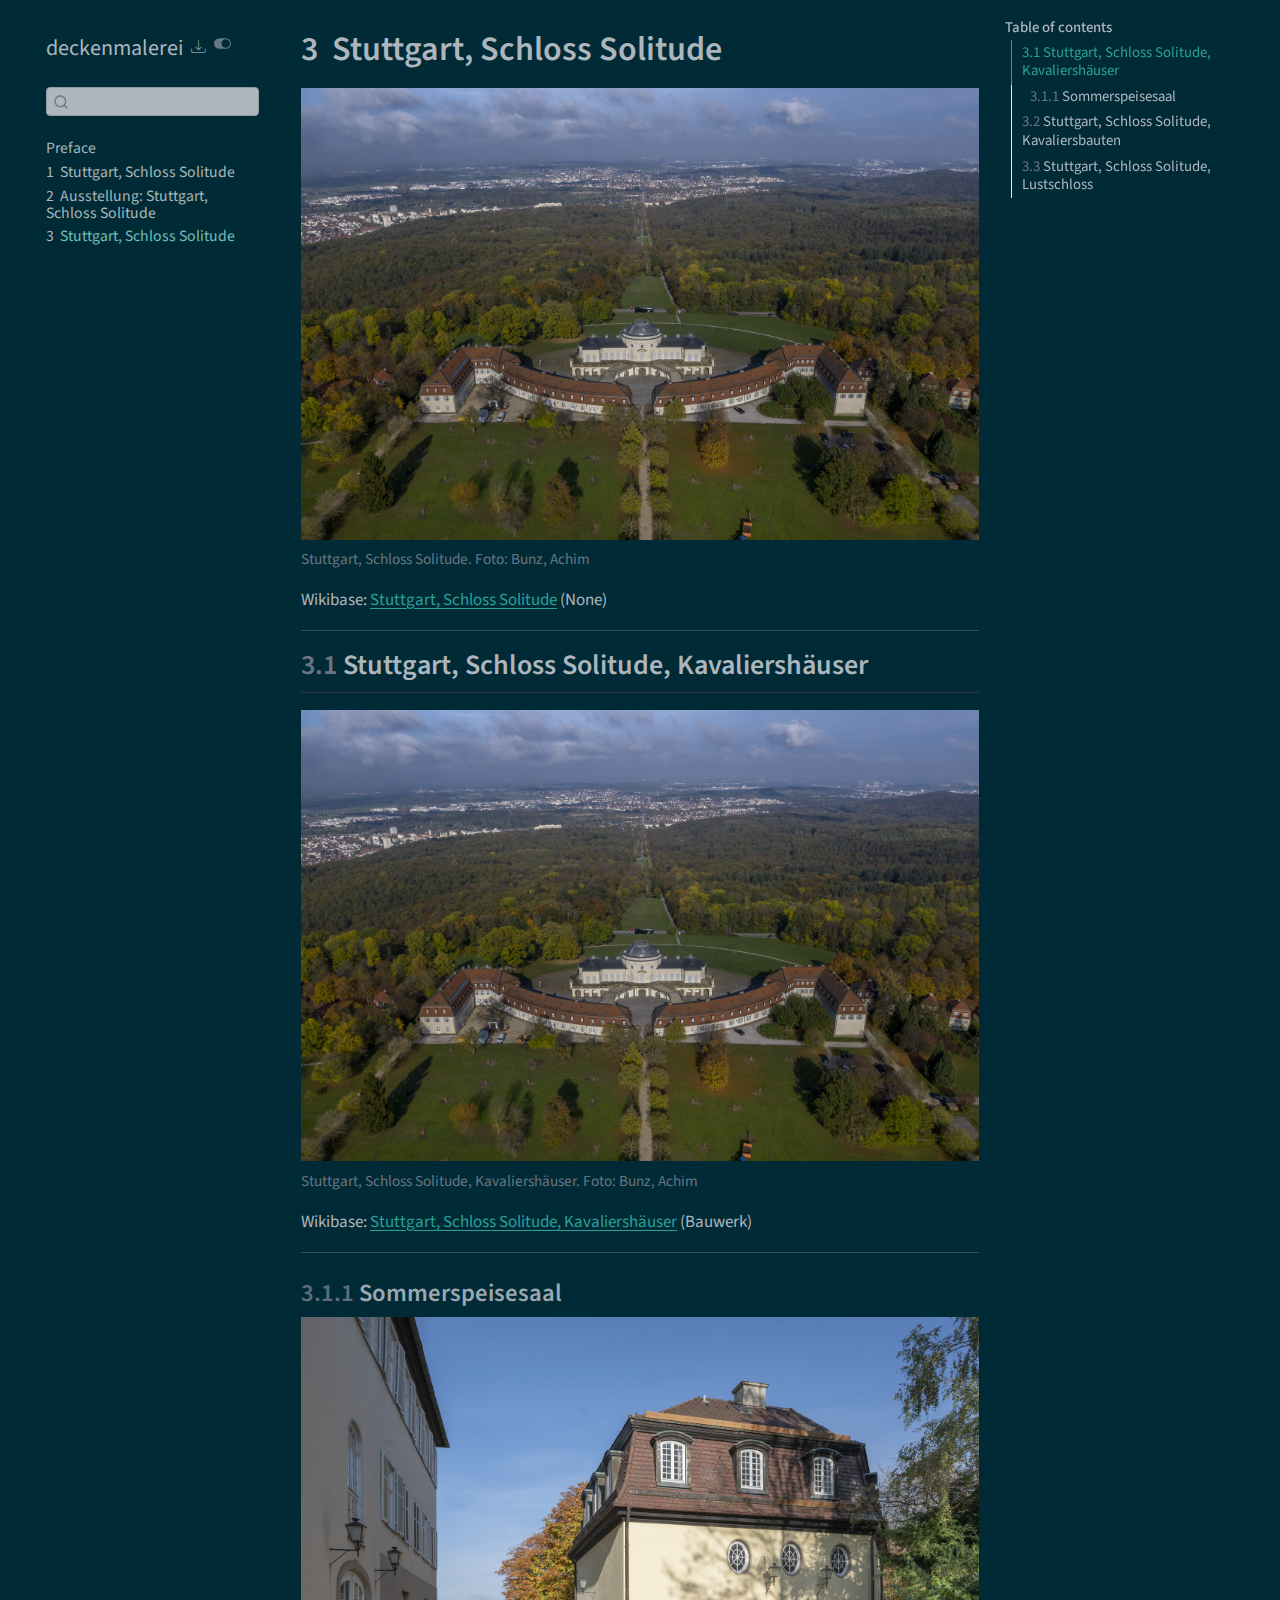
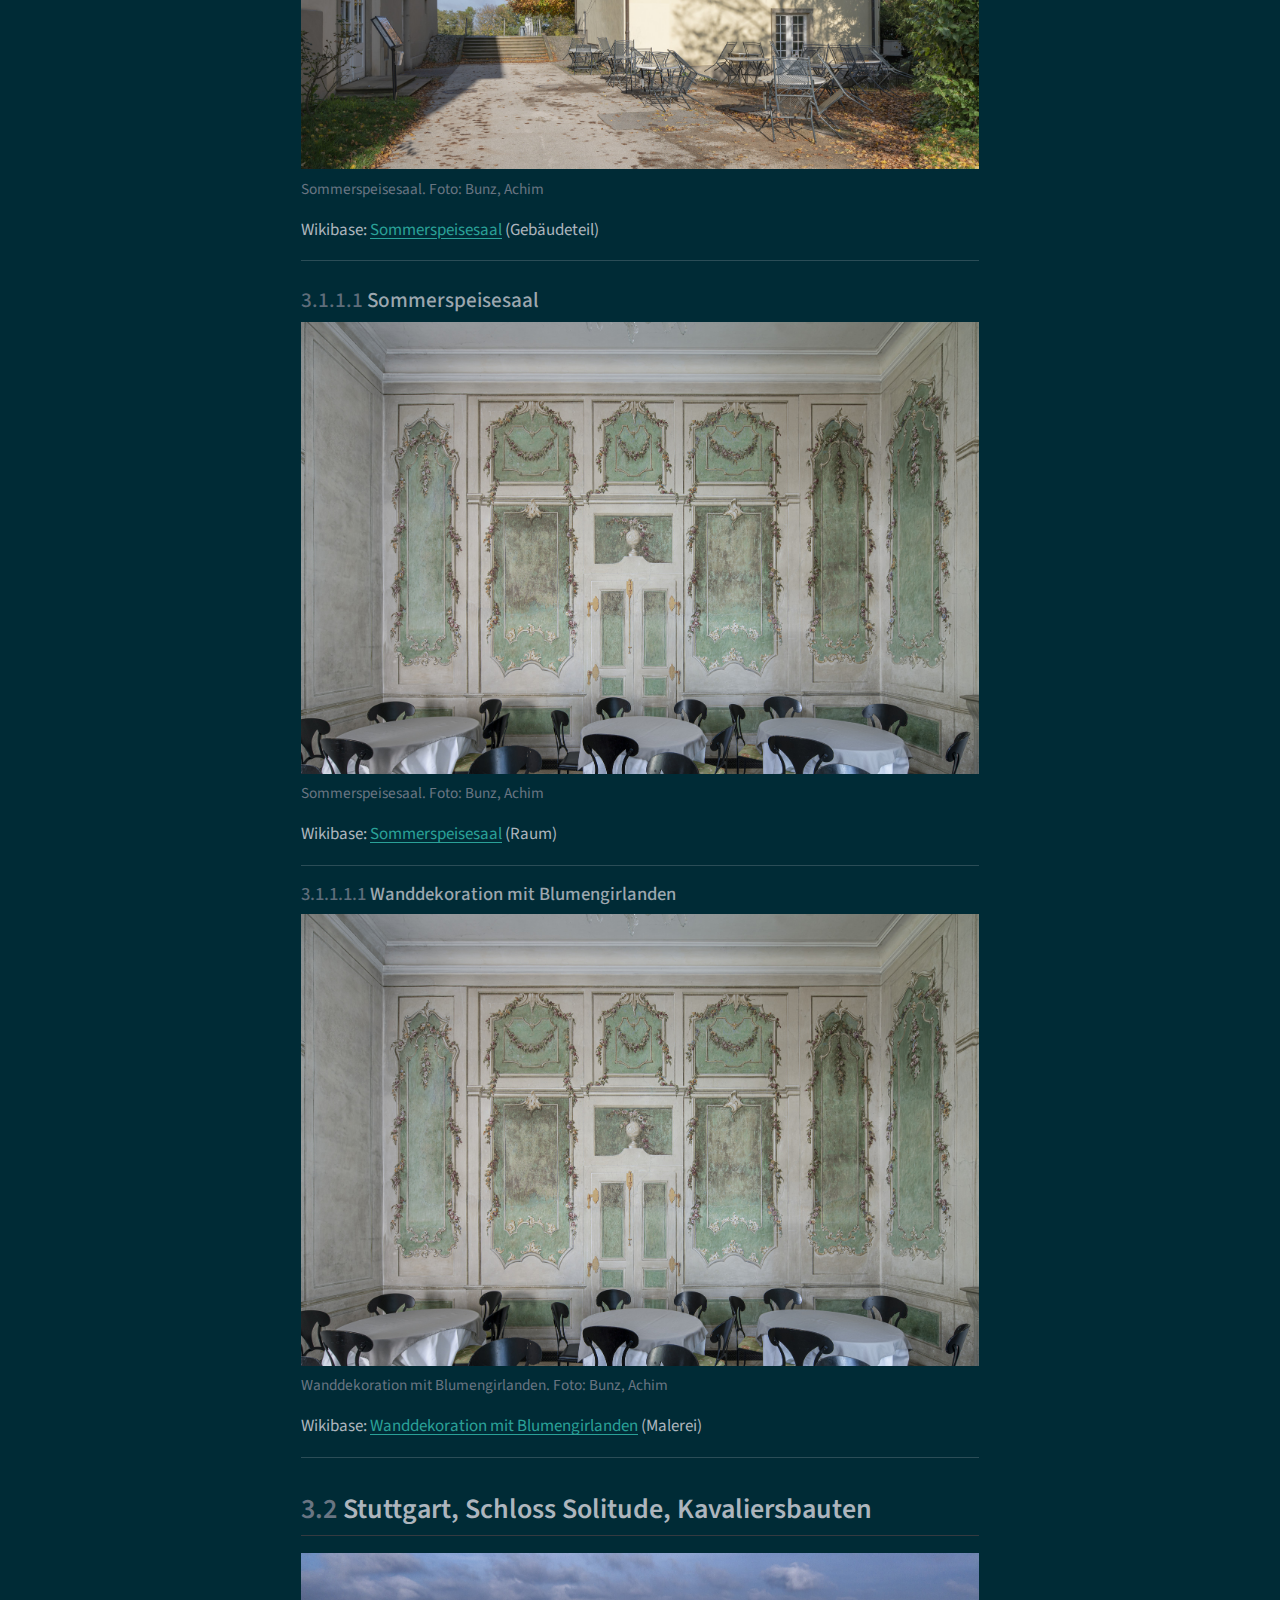
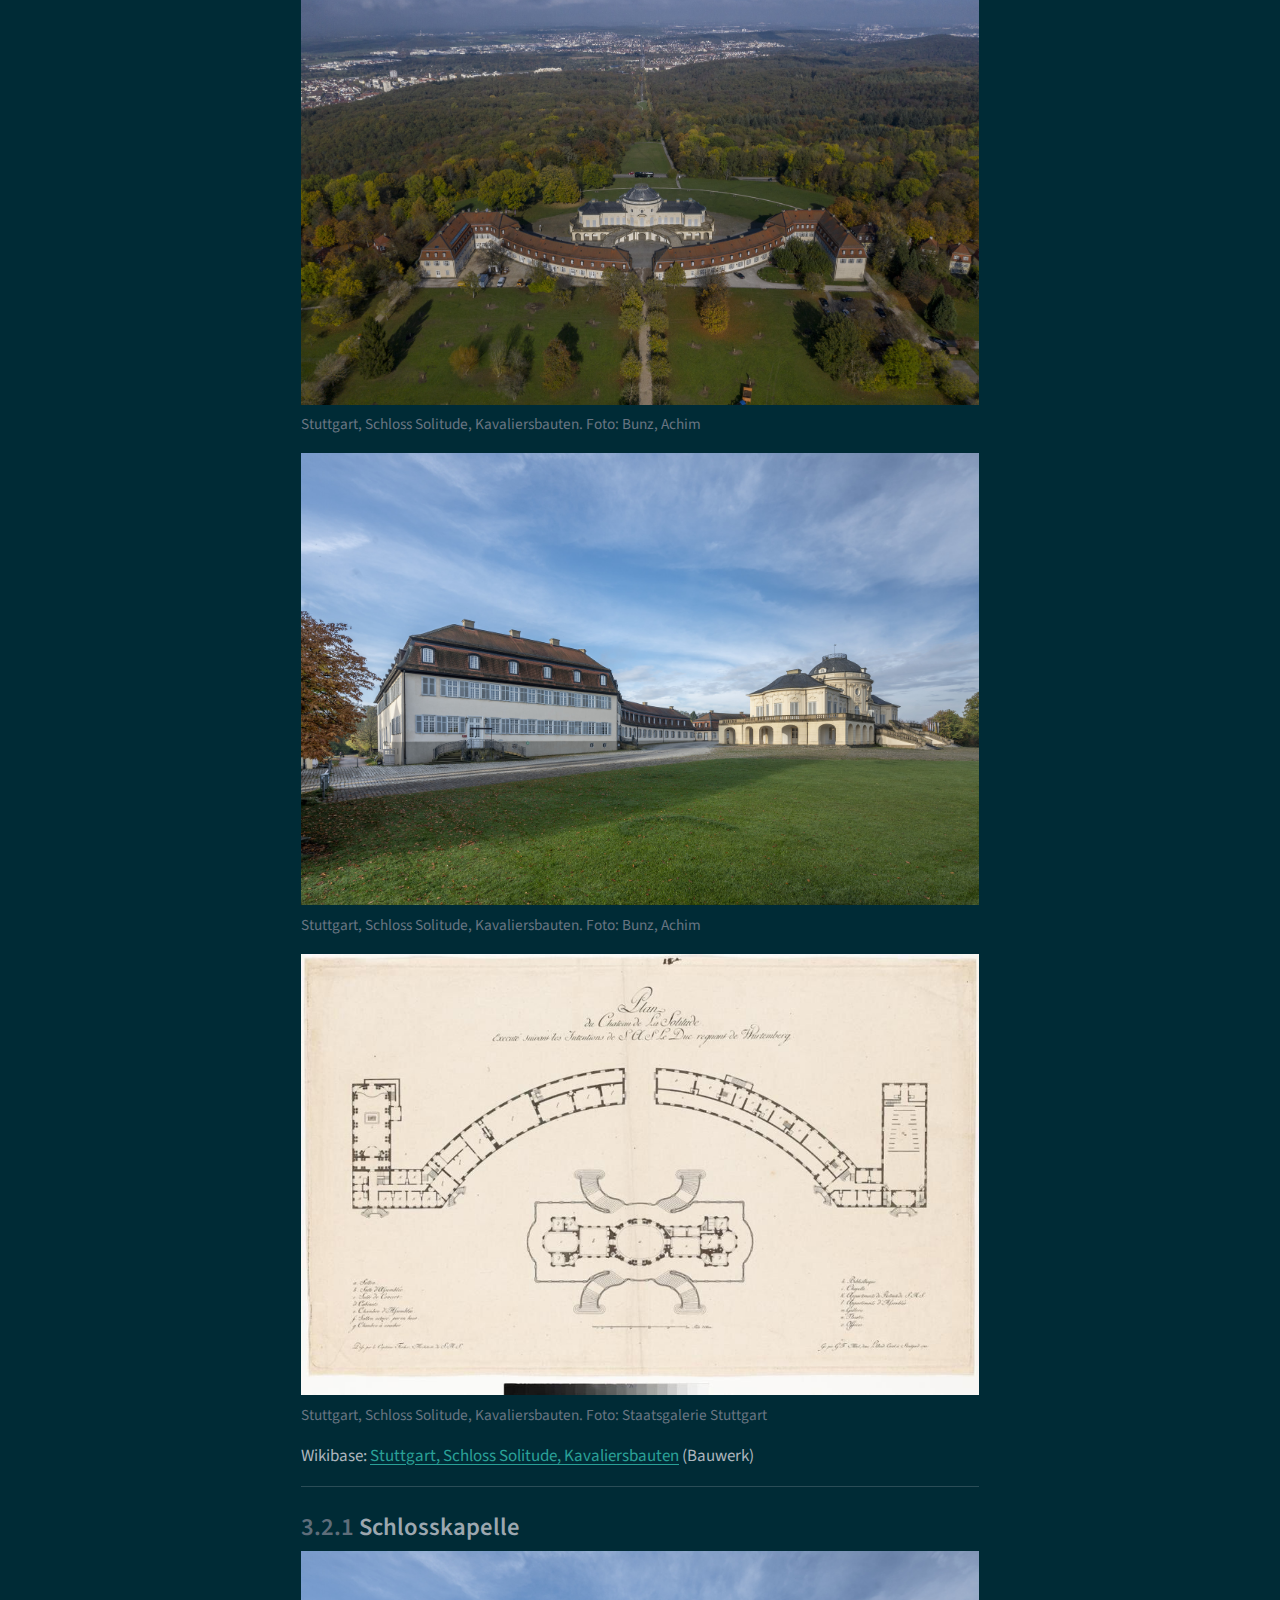
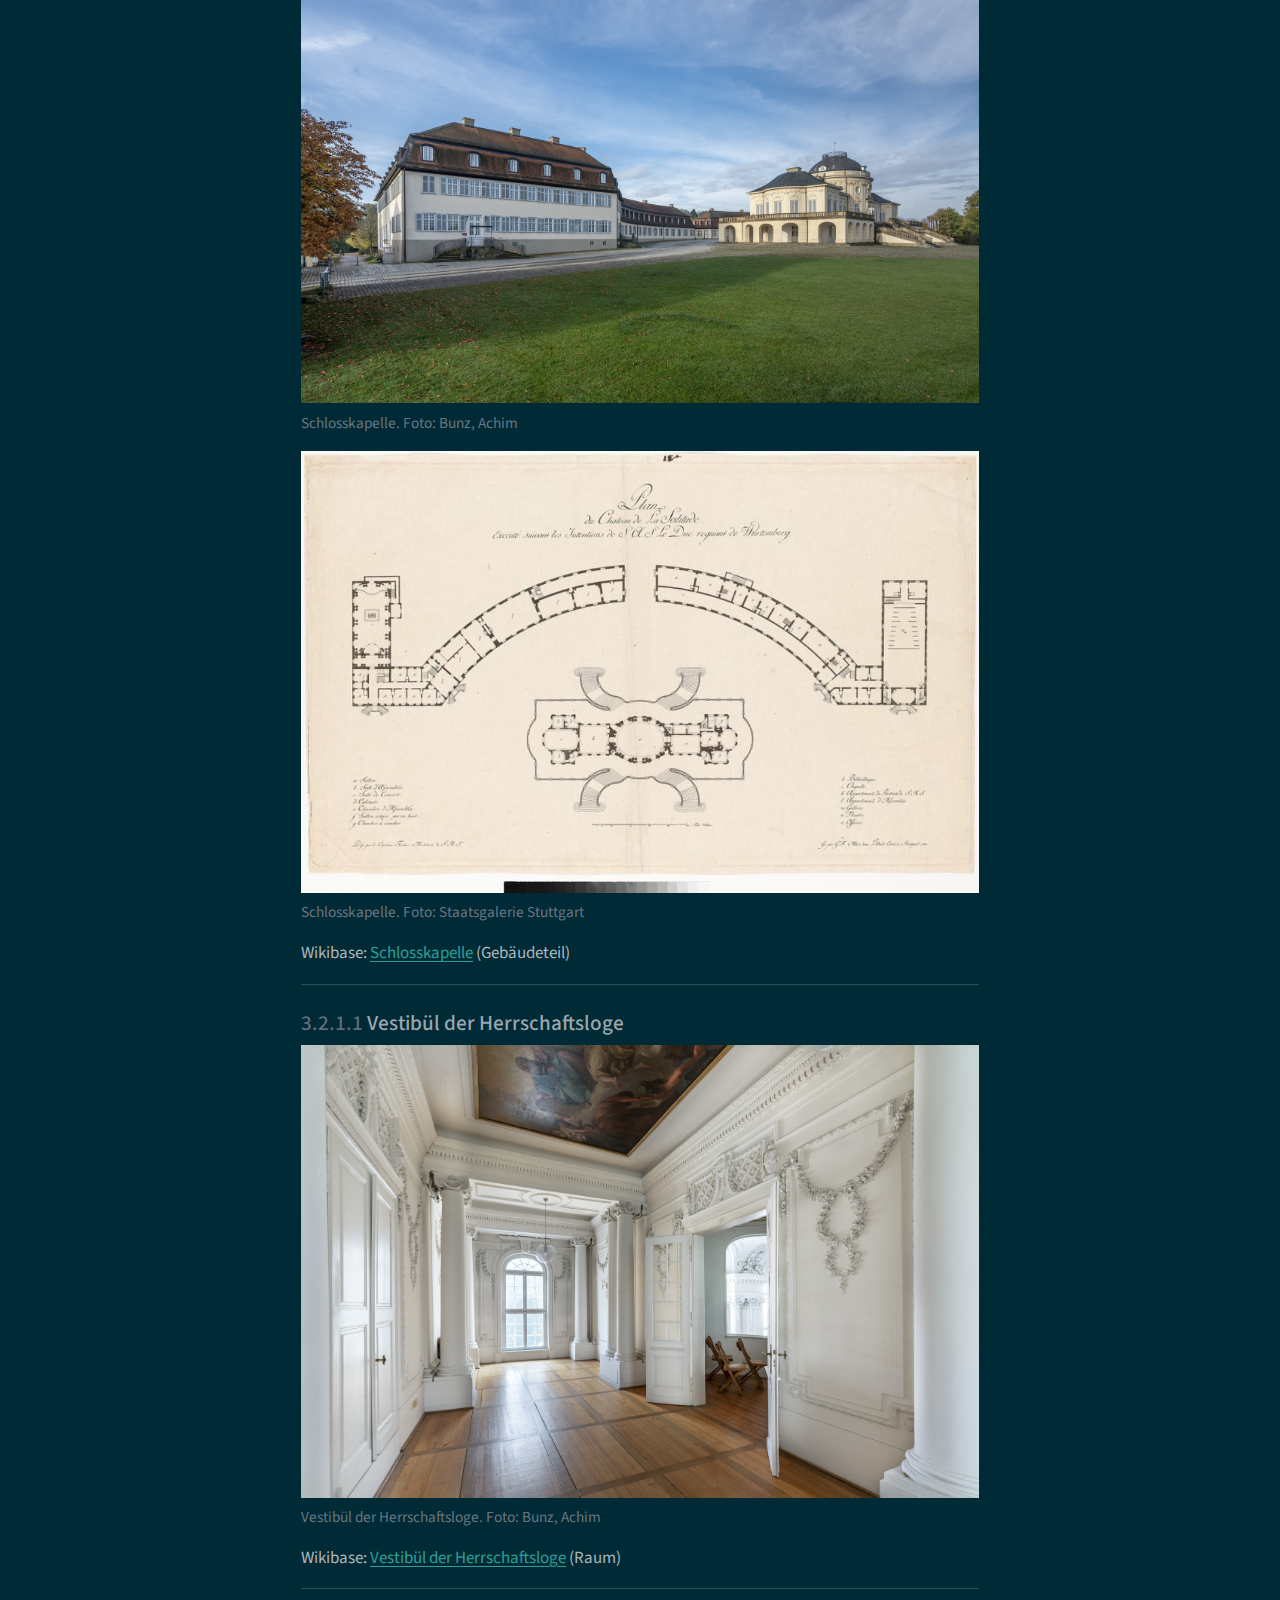
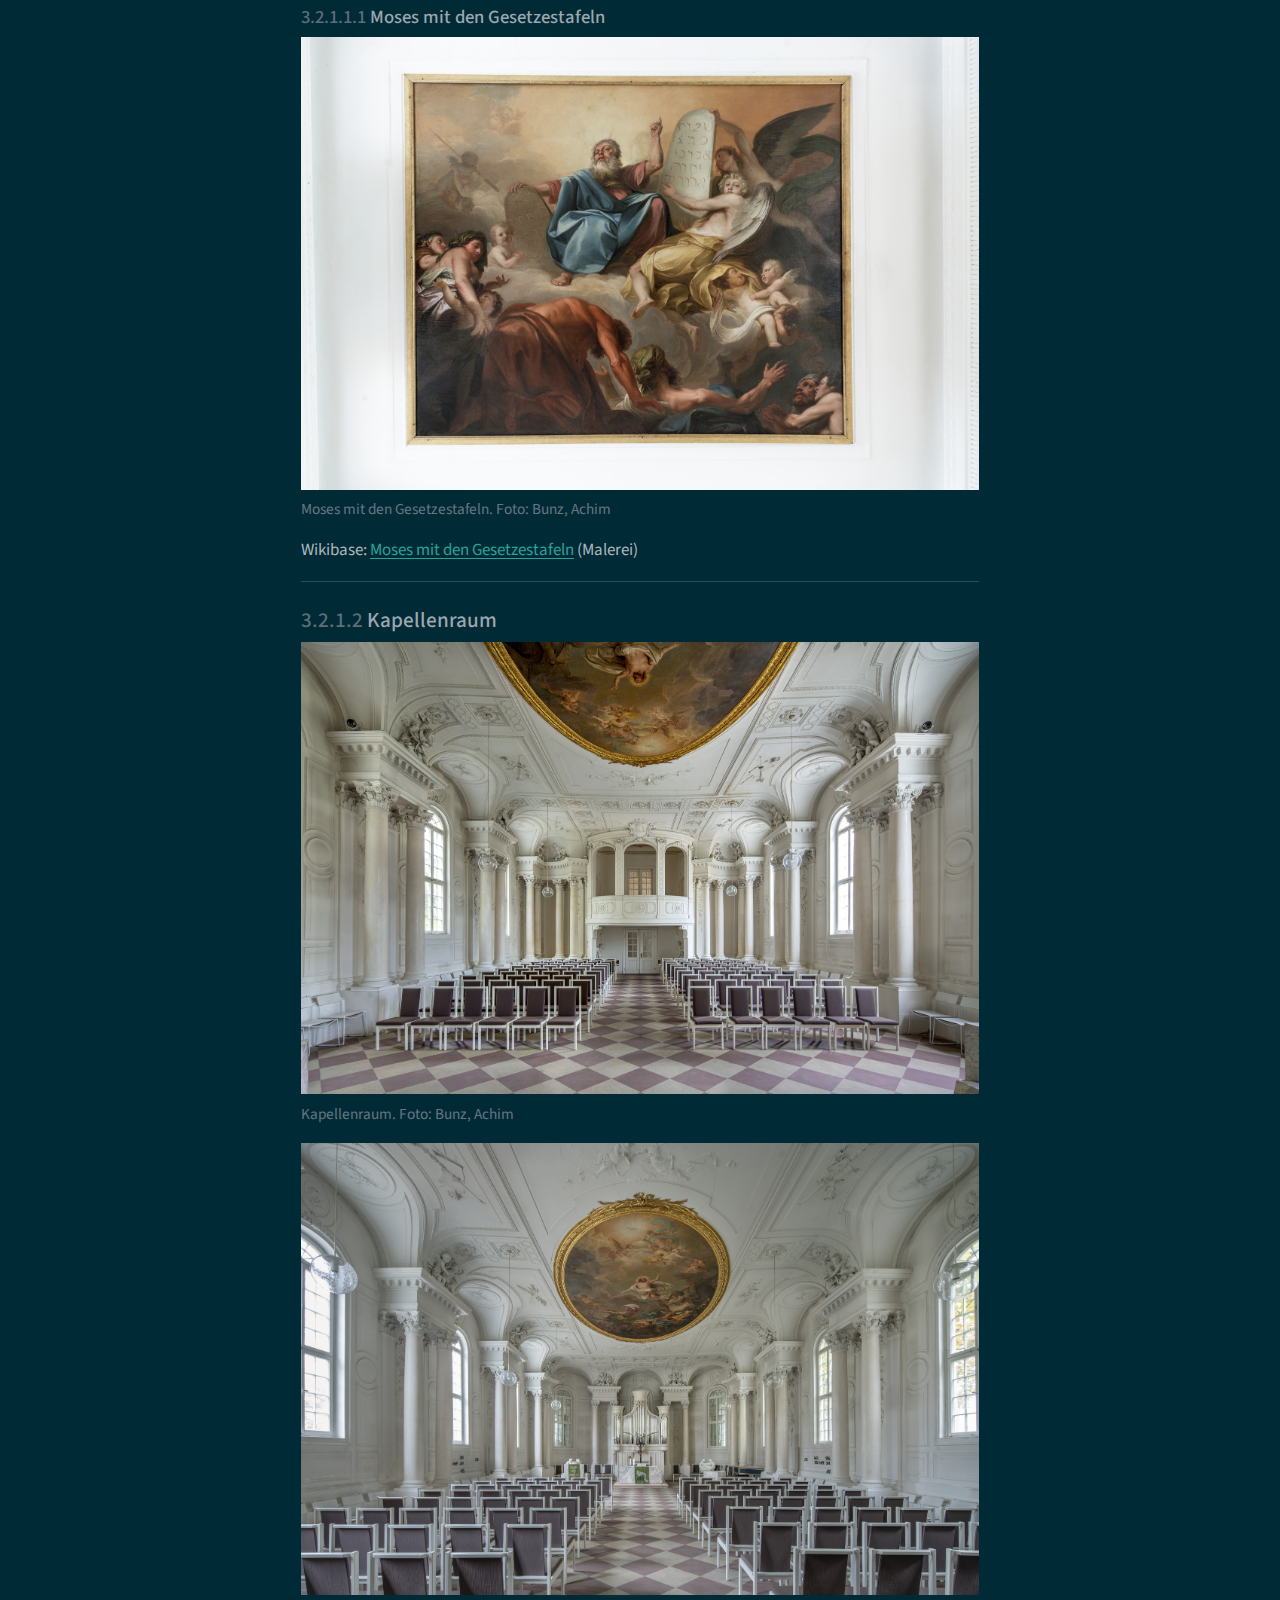
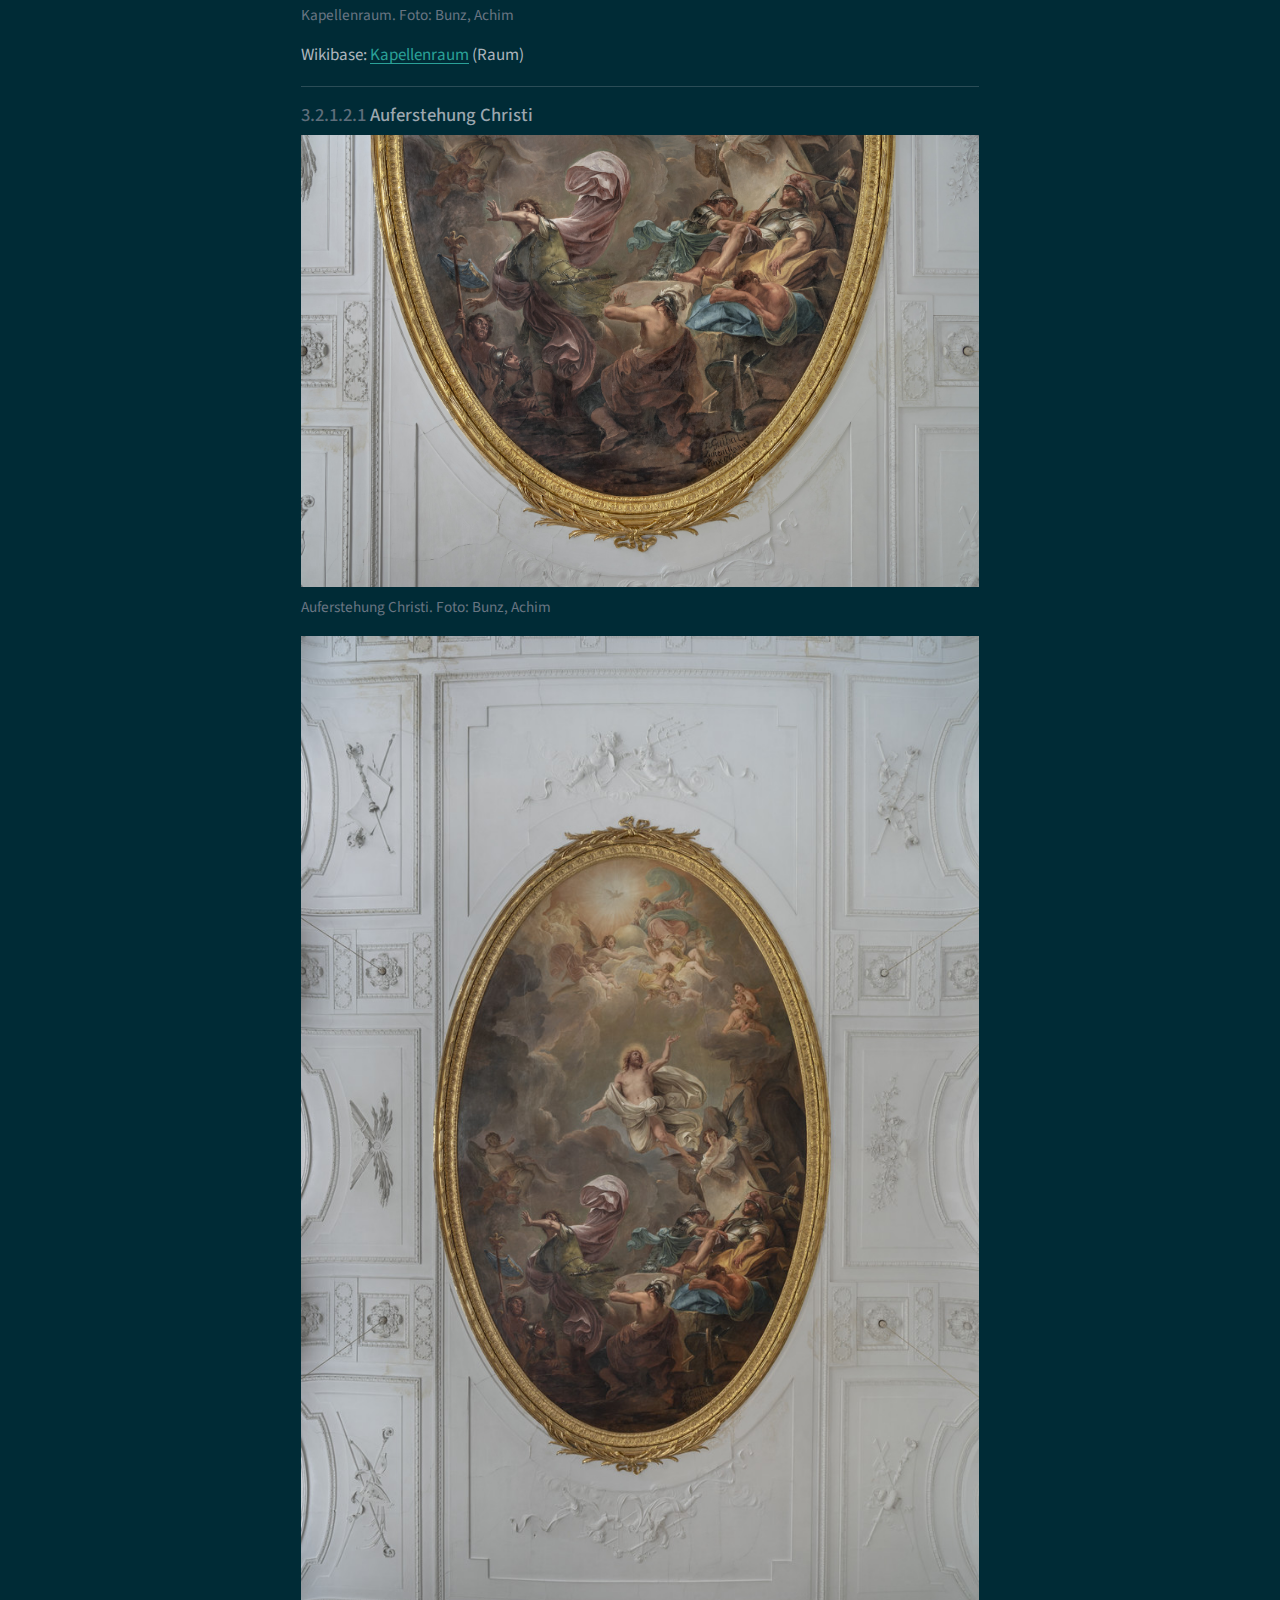
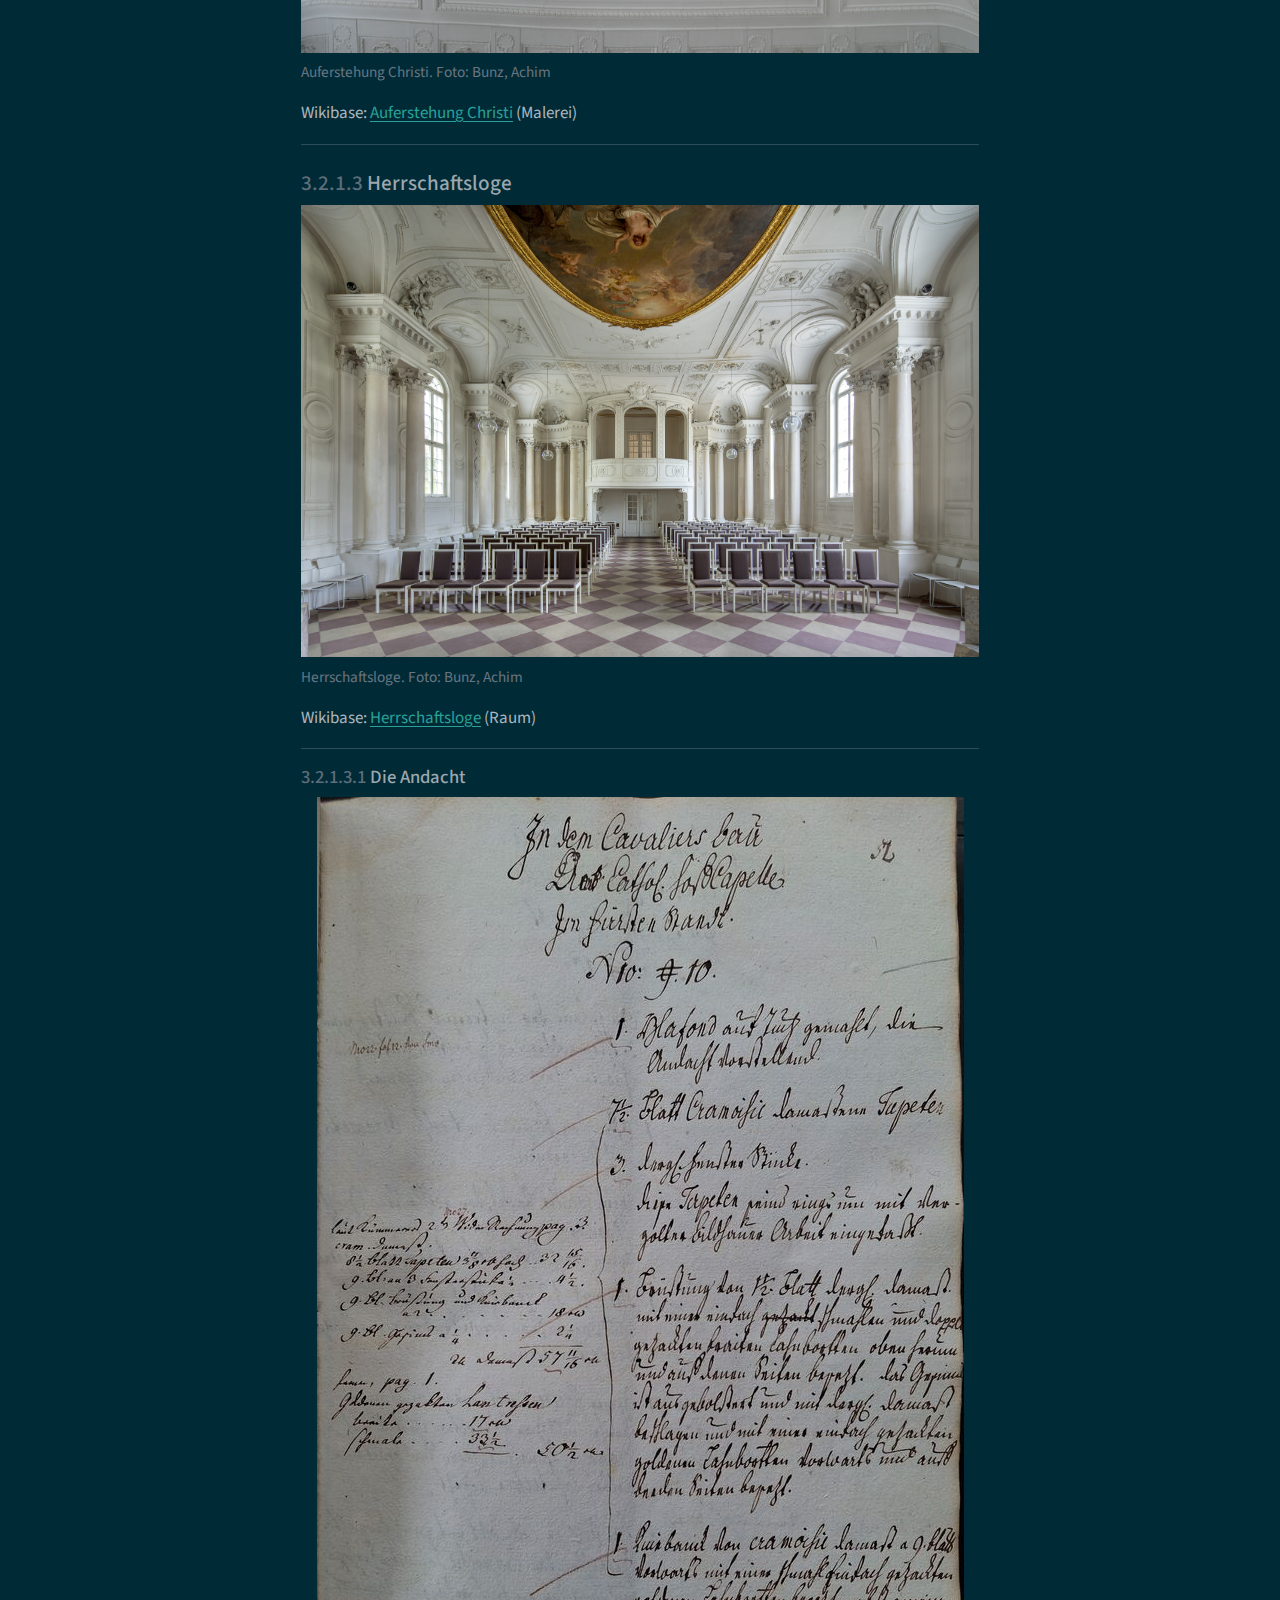
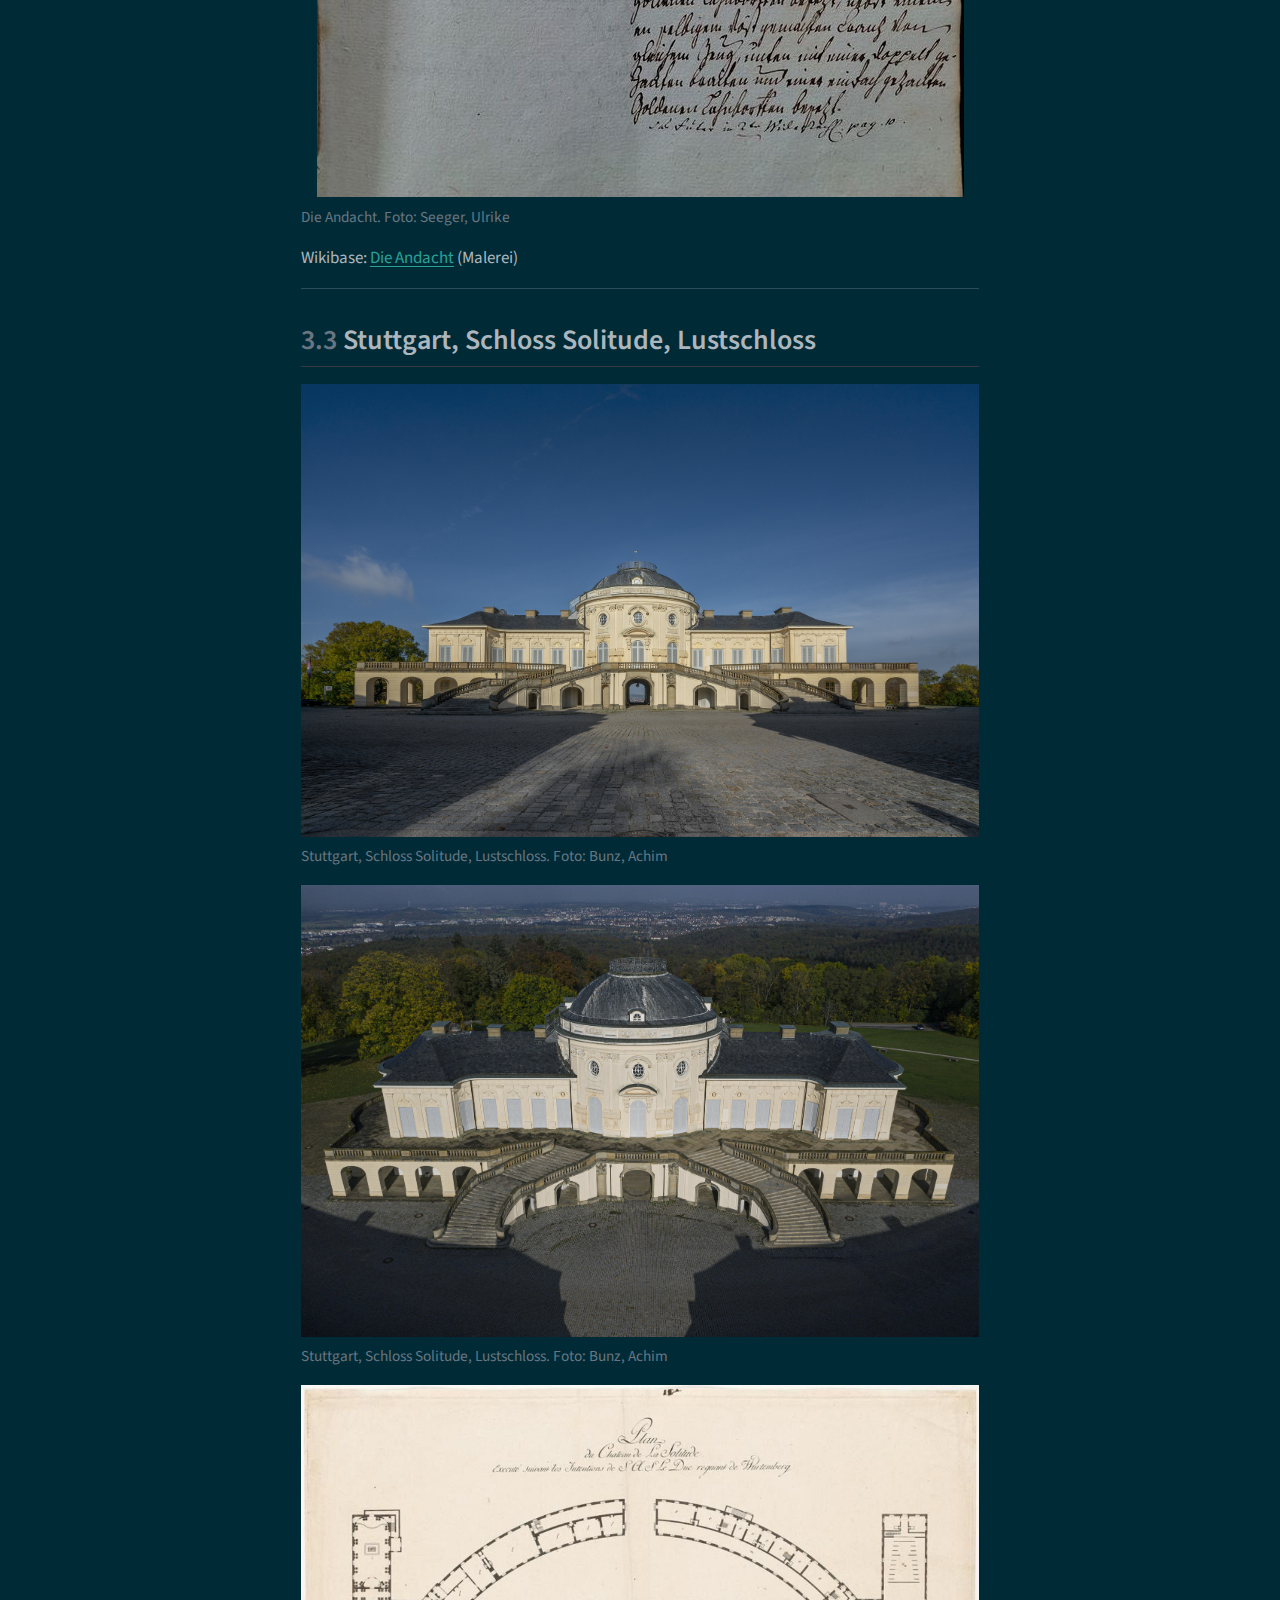
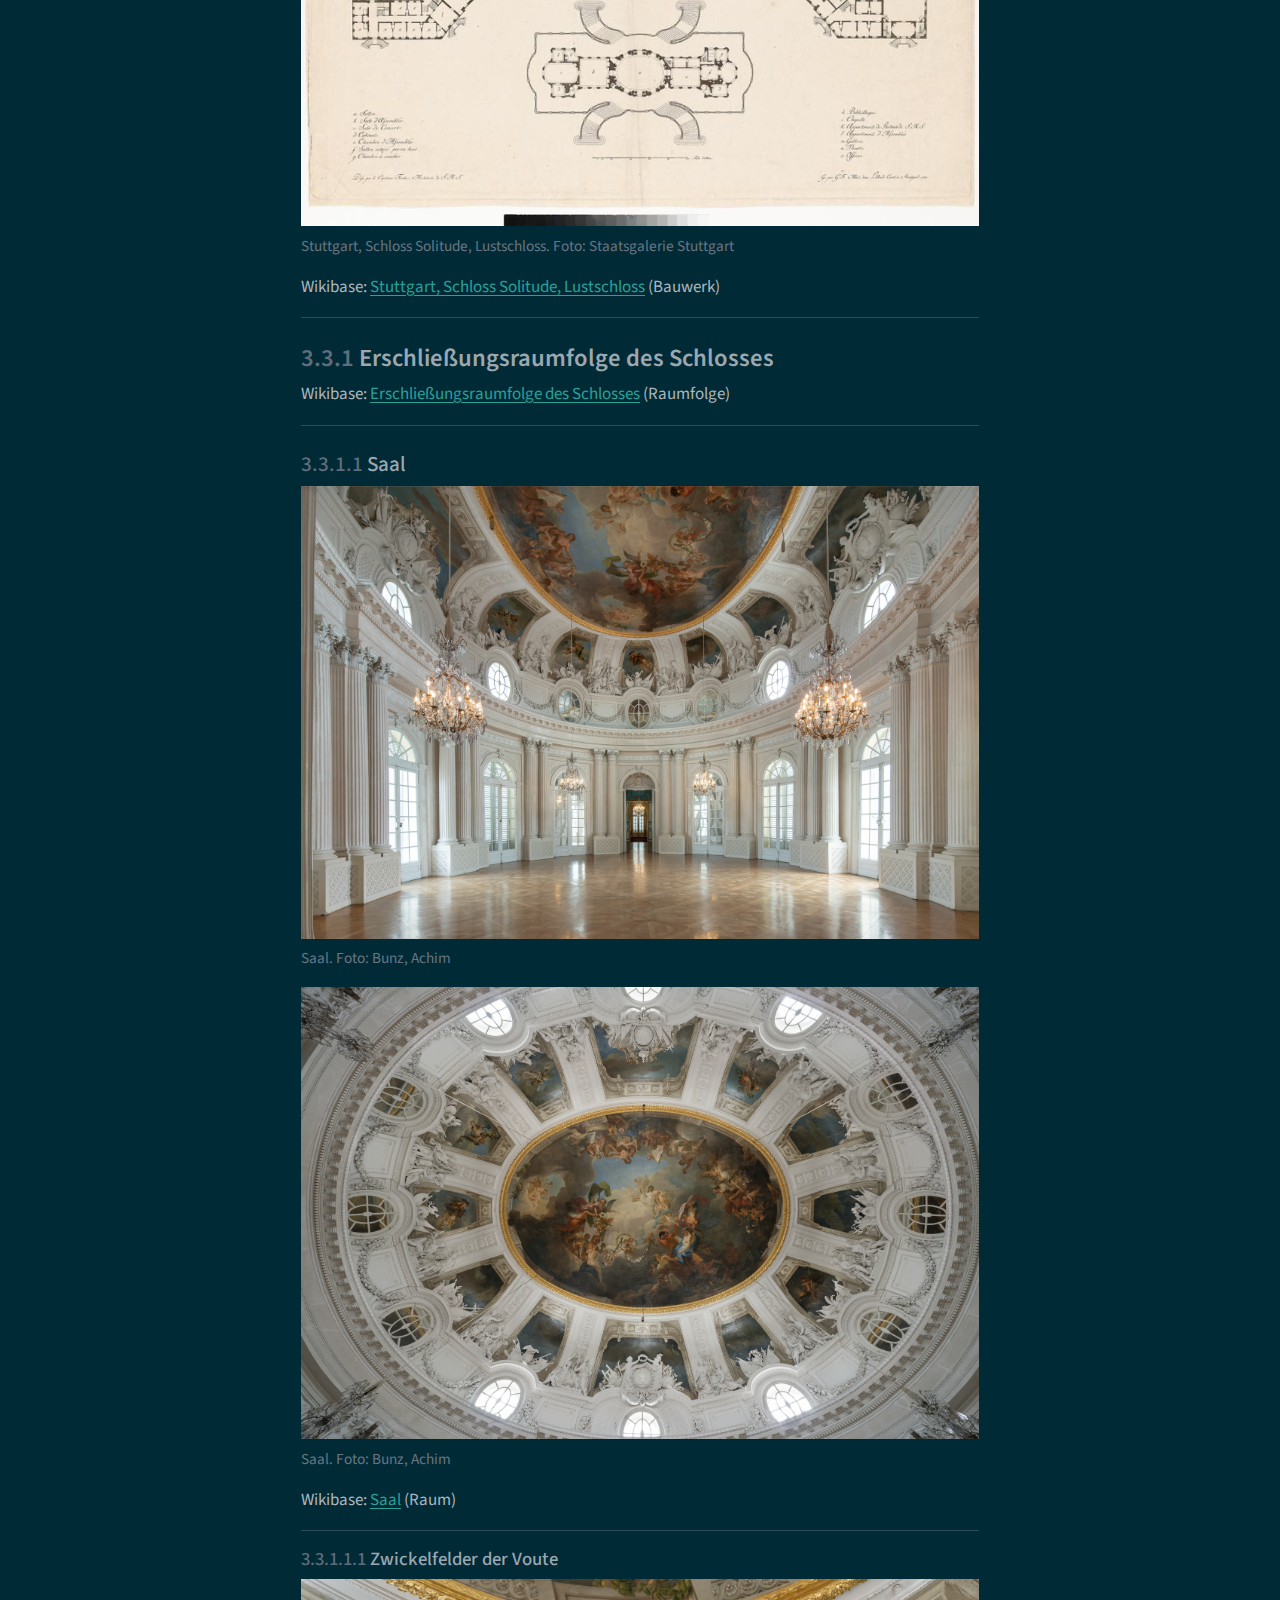
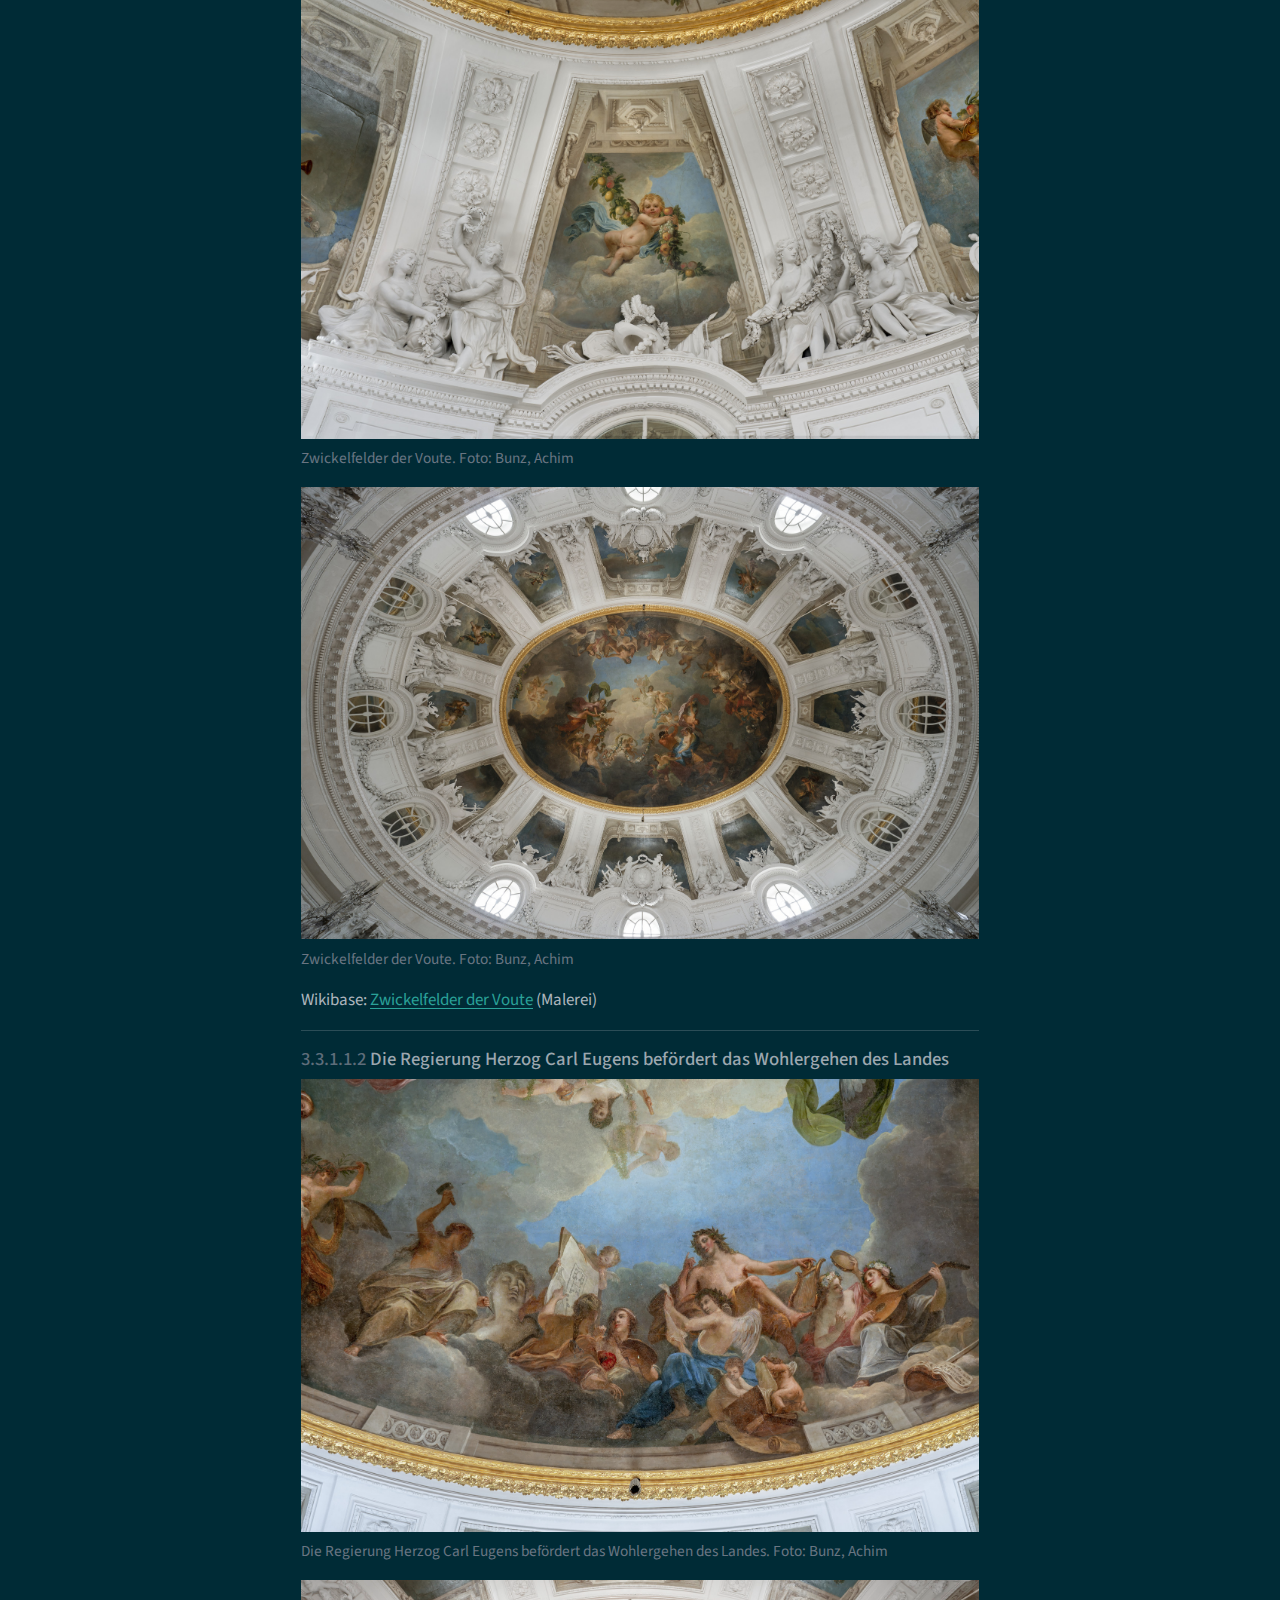
<file: section3.html>
<!DOCTYPE html>
<html xmlns="http://www.w3.org/1999/xhtml" lang="en" xml:lang="en"><head>

<meta charset="utf-8">
<meta name="generator" content="quarto-1.7.34">

<meta name="viewport" content="width=device-width, initial-scale=1.0, user-scalable=yes">


<title>3&nbsp; Stuttgart, Schloss Solitude – deckenmalerei</title>
<style>
code{white-space: pre-wrap;}
span.smallcaps{font-variant: small-caps;}
div.columns{display: flex; gap: min(4vw, 1.5em);}
div.column{flex: auto; overflow-x: auto;}
div.hanging-indent{margin-left: 1.5em; text-indent: -1.5em;}
ul.task-list{list-style: none;}
ul.task-list li input[type="checkbox"] {
  width: 0.8em;
  margin: 0 0.8em 0.2em -1em; /* quarto-specific, see https://github.com/quarto-dev/quarto-cli/issues/4556 */ 
  vertical-align: middle;
}
</style>


<script src="site_libs/quarto-nav/quarto-nav.js"></script>
<script src="site_libs/quarto-nav/headroom.min.js"></script>
<script src="site_libs/clipboard/clipboard.min.js"></script>
<script src="site_libs/quarto-search/autocomplete.umd.js"></script>
<script src="site_libs/quarto-search/fuse.min.js"></script>
<script src="site_libs/quarto-search/quarto-search.js"></script>
<meta name="quarto:offset" content="./">
<link href="./section1.html" rel="prev">
<script src="site_libs/quarto-html/quarto.js" type="module"></script>
<script src="site_libs/quarto-html/tabsets/tabsets.js" type="module"></script>
<script src="site_libs/quarto-html/popper.min.js"></script>
<script src="site_libs/quarto-html/tippy.umd.min.js"></script>
<script src="site_libs/quarto-html/anchor.min.js"></script>
<link href="site_libs/quarto-html/tippy.css" rel="stylesheet">
<link href="site_libs/quarto-html/quarto-syntax-highlighting-c8ad9e5dbd60b7b70b38521ab19b7da4.css" rel="stylesheet" class="quarto-color-scheme" id="quarto-text-highlighting-styles">
<link href="site_libs/quarto-html/quarto-syntax-highlighting-dark-befe23ebd2f54d8af2c8a89d1a1611f1.css" rel="stylesheet" class="quarto-color-scheme quarto-color-alternate" id="quarto-text-highlighting-styles">
<script src="site_libs/bootstrap/bootstrap.min.js"></script>
<link href="site_libs/bootstrap/bootstrap-icons.css" rel="stylesheet">
<link href="site_libs/bootstrap/bootstrap-4224419dfc7caf08b3e322f9b1767e55.min.css" rel="stylesheet" append-hash="true" class="quarto-color-scheme" id="quarto-bootstrap" data-mode="light">
<link href="site_libs/bootstrap/bootstrap-dark-b3de7175a6ecf7c4f2abbcc948ad87ec.min.css" rel="stylesheet" append-hash="true" class="quarto-color-scheme quarto-color-alternate" id="quarto-bootstrap" data-mode="dark">
<script src="site_libs/quarto-contrib/glightbox/glightbox.min.js"></script>
<link href="site_libs/quarto-contrib/glightbox/glightbox.min.css" rel="stylesheet">
<link href="site_libs/quarto-contrib/glightbox/lightbox.css" rel="stylesheet">
<script id="quarto-search-options" type="application/json">{
  "location": "sidebar",
  "copy-button": false,
  "collapse-after": 3,
  "panel-placement": "start",
  "type": "textbox",
  "limit": 50,
  "keyboard-shortcut": [
    "f",
    "/",
    "s"
  ],
  "show-item-context": false,
  "language": {
    "search-no-results-text": "No results",
    "search-matching-documents-text": "matching documents",
    "search-copy-link-title": "Copy link to search",
    "search-hide-matches-text": "Hide additional matches",
    "search-more-match-text": "more match in this document",
    "search-more-matches-text": "more matches in this document",
    "search-clear-button-title": "Clear",
    "search-text-placeholder": "",
    "search-detached-cancel-button-title": "Cancel",
    "search-submit-button-title": "Submit",
    "search-label": "Search"
  }
}</script>


</head>

<body class="nav-sidebar floating quarto-dark"><script id="quarto-html-before-body" type="application/javascript">
    const toggleBodyColorMode = (bsSheetEl) => {
      const mode = bsSheetEl.getAttribute("data-mode");
      const bodyEl = window.document.querySelector("body");
      if (mode === "dark") {
        bodyEl.classList.add("quarto-dark");
        bodyEl.classList.remove("quarto-light");
      } else {
        bodyEl.classList.add("quarto-light");
        bodyEl.classList.remove("quarto-dark");
      }
    }
    const toggleBodyColorPrimary = () => {
      const bsSheetEl = window.document.querySelector("link#quarto-bootstrap:not([rel=disabled-stylesheet])");
      if (bsSheetEl) {
        toggleBodyColorMode(bsSheetEl);
      }
    }
    const setColorSchemeToggle = (alternate) => {
      const toggles = window.document.querySelectorAll('.quarto-color-scheme-toggle');
      for (let i=0; i < toggles.length; i++) {
        const toggle = toggles[i];
        if (toggle) {
          if (alternate) {
            toggle.classList.add("alternate");
          } else {
            toggle.classList.remove("alternate");
          }
        }
      }
    };
    const toggleColorMode = (alternate) => {
      // Switch the stylesheets
      const primaryStylesheets = window.document.querySelectorAll('link.quarto-color-scheme:not(.quarto-color-alternate)');
      const alternateStylesheets = window.document.querySelectorAll('link.quarto-color-scheme.quarto-color-alternate');
      manageTransitions('#quarto-margin-sidebar .nav-link', false);
      if (alternate) {
        // note: dark is layered on light, we don't disable primary!
        enableStylesheet(alternateStylesheets);
        for (const sheetNode of alternateStylesheets) {
          if (sheetNode.id === "quarto-bootstrap") {
            toggleBodyColorMode(sheetNode);
          }
        }
      } else {
        disableStylesheet(alternateStylesheets);
        enableStylesheet(primaryStylesheets)
        toggleBodyColorPrimary();
      }
      manageTransitions('#quarto-margin-sidebar .nav-link', true);
      // Switch the toggles
      setColorSchemeToggle(alternate)
      // Hack to workaround the fact that safari doesn't
      // properly recolor the scrollbar when toggling (#1455)
      if (navigator.userAgent.indexOf('Safari') > 0 && navigator.userAgent.indexOf('Chrome') == -1) {
        manageTransitions("body", false);
        window.scrollTo(0, 1);
        setTimeout(() => {
          window.scrollTo(0, 0);
          manageTransitions("body", true);
        }, 40);
      }
    }
    const disableStylesheet = (stylesheets) => {
      for (let i=0; i < stylesheets.length; i++) {
        const stylesheet = stylesheets[i];
        stylesheet.rel = 'disabled-stylesheet';
      }
    }
    const enableStylesheet = (stylesheets) => {
      for (let i=0; i < stylesheets.length; i++) {
        const stylesheet = stylesheets[i];
        if(stylesheet.rel !== 'stylesheet') { // for Chrome, which will still FOUC without this check
          stylesheet.rel = 'stylesheet';
        }
      }
    }
    const manageTransitions = (selector, allowTransitions) => {
      const els = window.document.querySelectorAll(selector);
      for (let i=0; i < els.length; i++) {
        const el = els[i];
        if (allowTransitions) {
          el.classList.remove('notransition');
        } else {
          el.classList.add('notransition');
        }
      }
    }
    const isFileUrl = () => {
      return window.location.protocol === 'file:';
    }
    const hasAlternateSentinel = () => {
      let styleSentinel = getColorSchemeSentinel();
      if (styleSentinel !== null) {
        return styleSentinel === "alternate";
      } else {
        return false;
      }
    }
    const setStyleSentinel = (alternate) => {
      const value = alternate ? "alternate" : "default";
      if (!isFileUrl()) {
        window.localStorage.setItem("quarto-color-scheme", value);
      } else {
        localAlternateSentinel = value;
      }
    }
    const getColorSchemeSentinel = () => {
      if (!isFileUrl()) {
        const storageValue = window.localStorage.getItem("quarto-color-scheme");
        return storageValue != null ? storageValue : localAlternateSentinel;
      } else {
        return localAlternateSentinel;
      }
    }
    const toggleGiscusIfUsed = (isAlternate, darkModeDefault) => {
      const baseTheme = document.querySelector('#giscus-base-theme')?.value ?? 'light';
      const alternateTheme = document.querySelector('#giscus-alt-theme')?.value ?? 'dark';
      let newTheme = '';
      if(authorPrefersDark) {
        newTheme = isAlternate ? baseTheme : alternateTheme;
      } else {
        newTheme = isAlternate ? alternateTheme : baseTheme;
      }
      const changeGiscusTheme = () => {
        // From: https://github.com/giscus/giscus/issues/336
        const sendMessage = (message) => {
          const iframe = document.querySelector('iframe.giscus-frame');
          if (!iframe) return;
          iframe.contentWindow.postMessage({ giscus: message }, 'https://giscus.app');
        }
        sendMessage({
          setConfig: {
            theme: newTheme
          }
        });
      }
      const isGiscussLoaded = window.document.querySelector('iframe.giscus-frame') !== null;
      if (isGiscussLoaded) {
        changeGiscusTheme();
      }
    };
    const authorPrefersDark = true;
    const darkModeDefault = authorPrefersDark;
    let localAlternateSentinel = darkModeDefault ? 'alternate' : 'default';
    // Dark / light mode switch
    window.quartoToggleColorScheme = () => {
      // Read the current dark / light value
      let toAlternate = !hasAlternateSentinel();
      toggleColorMode(toAlternate);
      setStyleSentinel(toAlternate);
      toggleGiscusIfUsed(toAlternate, darkModeDefault);
      window.dispatchEvent(new Event('resize'));
    };
    // Switch to dark mode if need be
    if (hasAlternateSentinel()) {
      toggleColorMode(true);
    } else {
      toggleColorMode(false);
    }
  </script>

<div id="quarto-search-results"></div>
  <header id="quarto-header" class="headroom fixed-top">
  <nav class="quarto-secondary-nav">
    <div class="container-fluid d-flex">
      <button type="button" class="quarto-btn-toggle btn" data-bs-toggle="collapse" role="button" data-bs-target=".quarto-sidebar-collapse-item" aria-controls="quarto-sidebar" aria-expanded="false" aria-label="Toggle sidebar navigation" onclick="if (window.quartoToggleHeadroom) { window.quartoToggleHeadroom(); }">
        <i class="bi bi-layout-text-sidebar-reverse"></i>
      </button>
        <nav class="quarto-page-breadcrumbs" aria-label="breadcrumb"><ol class="breadcrumb"><li class="breadcrumb-item"><a href="./section3.html"><span class="chapter-number">3</span>&nbsp; <span class="chapter-title">Stuttgart, Schloss Solitude</span></a></li></ol></nav>
        <a class="flex-grow-1" role="navigation" data-bs-toggle="collapse" data-bs-target=".quarto-sidebar-collapse-item" aria-controls="quarto-sidebar" aria-expanded="false" aria-label="Toggle sidebar navigation" onclick="if (window.quartoToggleHeadroom) { window.quartoToggleHeadroom(); }">      
        </a>
      <button type="button" class="btn quarto-search-button" aria-label="Search" onclick="window.quartoOpenSearch();">
        <i class="bi bi-search"></i>
      </button>
    </div>
  </nav>
</header>
<!-- content -->
<div id="quarto-content" class="quarto-container page-columns page-rows-contents page-layout-article">
<!-- sidebar -->
  <nav id="quarto-sidebar" class="sidebar collapse collapse-horizontal quarto-sidebar-collapse-item sidebar-navigation floating overflow-auto">
    <div class="pt-lg-2 mt-2 text-left sidebar-header">
    <div class="sidebar-title mb-0 py-0">
      <a href="./">deckenmalerei</a> 
        <div class="sidebar-tools-main">
    <div class="dropdown">
      <a href="" title="Download" id="quarto-navigation-tool-dropdown-0" class="quarto-navigation-tool dropdown-toggle px-1" data-bs-toggle="dropdown" aria-expanded="false" role="link" aria-label="Download"><i class="bi bi-download"></i></a>
      <ul class="dropdown-menu" aria-labelledby="quarto-navigation-tool-dropdown-0">
          <li>
            <a class="dropdown-item sidebar-tools-main-item" href="./deckenmalerei.pdf">
              <i class="bi bi-file-pdf pe-1"></i>
            Download PDF
            </a>
          </li>
          <li>
            <a class="dropdown-item sidebar-tools-main-item" href="./deckenmalerei.epub">
              <i class="bi bi-journal pe-1"></i>
            Download ePub
            </a>
          </li>
          <li>
            <a class="dropdown-item sidebar-tools-main-item" href="./deckenmalerei.docx">
              <i class="bi bi-file-word pe-1"></i>
            Download Docx
            </a>
          </li>
      </ul>
    </div>
  <a href="" class="quarto-color-scheme-toggle quarto-navigation-tool  px-1" onclick="window.quartoToggleColorScheme(); return false;" title="Toggle dark mode"><i class="bi"></i></a>
</div>
    </div>
      </div>
        <div class="mt-2 flex-shrink-0 align-items-center">
        <div class="sidebar-search">
        <div id="quarto-search" class="" title="Search"></div>
        </div>
        </div>
    <div class="sidebar-menu-container"> 
    <ul class="list-unstyled mt-1">
        <li class="sidebar-item">
  <div class="sidebar-item-container"> 
  <a href="./index.html" class="sidebar-item-text sidebar-link">
 <span class="menu-text">Preface</span></a>
  </div>
</li>
        <li class="sidebar-item">
  <div class="sidebar-item-container"> 
  <a href="./section0.html" class="sidebar-item-text sidebar-link">
 <span class="menu-text"><span class="chapter-number">1</span>&nbsp; <span class="chapter-title">Stuttgart, Schloss Solitude</span></span></a>
  </div>
</li>
        <li class="sidebar-item">
  <div class="sidebar-item-container"> 
  <a href="./section1.html" class="sidebar-item-text sidebar-link">
 <span class="menu-text"><span class="chapter-number">2</span>&nbsp; <span class="chapter-title">Ausstellung: Stuttgart, Schloss Solitude</span></span></a>
  </div>
</li>
        <li class="sidebar-item">
  <div class="sidebar-item-container"> 
  <a href="./section3.html" class="sidebar-item-text sidebar-link active">
 <span class="menu-text"><span class="chapter-number">3</span>&nbsp; <span class="chapter-title">Stuttgart, Schloss Solitude</span></span></a>
  </div>
</li>
    </ul>
    </div>
</nav>
<div id="quarto-sidebar-glass" class="quarto-sidebar-collapse-item" data-bs-toggle="collapse" data-bs-target=".quarto-sidebar-collapse-item"></div>
<!-- margin-sidebar -->
    <div id="quarto-margin-sidebar" class="sidebar margin-sidebar">
        <nav id="TOC" role="doc-toc" class="toc-active">
    <h2 id="toc-title">Table of contents</h2>
   
  <ul>
  <li><a href="#stuttgart-schloss-solitude-kavaliershäuser" id="toc-stuttgart-schloss-solitude-kavaliershäuser" class="nav-link active" data-scroll-target="#stuttgart-schloss-solitude-kavaliershäuser"><span class="header-section-number">3.1</span> Stuttgart, Schloss Solitude, Kavaliershäuser</a>
  <ul>
  <li><a href="#sommerspeisesaal" id="toc-sommerspeisesaal" class="nav-link" data-scroll-target="#sommerspeisesaal"><span class="header-section-number">3.1.1</span> Sommerspeisesaal</a>
  <ul>
  <li><a href="#sommerspeisesaal-1" id="toc-sommerspeisesaal-1" class="nav-link" data-scroll-target="#sommerspeisesaal-1"><span class="header-section-number">3.1.1.1</span> Sommerspeisesaal</a>
  <ul class="collapse">
  <li><a href="#wanddekoration-mit-blumengirlanden" id="toc-wanddekoration-mit-blumengirlanden" class="nav-link" data-scroll-target="#wanddekoration-mit-blumengirlanden"><span class="header-section-number">3.1.1.1.1</span> Wanddekoration mit Blumengirlanden</a></li>
  </ul></li>
  </ul></li>
  </ul></li>
  <li><a href="#stuttgart-schloss-solitude-kavaliersbauten" id="toc-stuttgart-schloss-solitude-kavaliersbauten" class="nav-link" data-scroll-target="#stuttgart-schloss-solitude-kavaliersbauten"><span class="header-section-number">3.2</span> Stuttgart, Schloss Solitude, Kavaliersbauten</a>
  <ul>
  <li><a href="#schlosskapelle" id="toc-schlosskapelle" class="nav-link" data-scroll-target="#schlosskapelle"><span class="header-section-number">3.2.1</span> Schlosskapelle</a>
  <ul>
  <li><a href="#vestibül-der-herrschaftsloge" id="toc-vestibül-der-herrschaftsloge" class="nav-link" data-scroll-target="#vestibül-der-herrschaftsloge"><span class="header-section-number">3.2.1.1</span> Vestibül der Herrschaftsloge</a>
  <ul class="collapse">
  <li><a href="#moses-mit-den-gesetzestafeln" id="toc-moses-mit-den-gesetzestafeln" class="nav-link" data-scroll-target="#moses-mit-den-gesetzestafeln"><span class="header-section-number">3.2.1.1.1</span> Moses mit den Gesetzestafeln</a></li>
  </ul></li>
  <li><a href="#kapellenraum" id="toc-kapellenraum" class="nav-link" data-scroll-target="#kapellenraum"><span class="header-section-number">3.2.1.2</span> Kapellenraum</a>
  <ul class="collapse">
  <li><a href="#auferstehung-christi" id="toc-auferstehung-christi" class="nav-link" data-scroll-target="#auferstehung-christi"><span class="header-section-number">3.2.1.2.1</span> Auferstehung Christi</a></li>
  </ul></li>
  <li><a href="#herrschaftsloge" id="toc-herrschaftsloge" class="nav-link" data-scroll-target="#herrschaftsloge"><span class="header-section-number">3.2.1.3</span> Herrschaftsloge</a>
  <ul class="collapse">
  <li><a href="#die-andacht" id="toc-die-andacht" class="nav-link" data-scroll-target="#die-andacht"><span class="header-section-number">3.2.1.3.1</span> Die Andacht</a></li>
  </ul></li>
  </ul></li>
  </ul></li>
  <li><a href="#stuttgart-schloss-solitude-lustschloss" id="toc-stuttgart-schloss-solitude-lustschloss" class="nav-link" data-scroll-target="#stuttgart-schloss-solitude-lustschloss"><span class="header-section-number">3.3</span> Stuttgart, Schloss Solitude, Lustschloss</a>
  <ul>
  <li><a href="#erschließungsraumfolge-des-schlosses" id="toc-erschließungsraumfolge-des-schlosses" class="nav-link" data-scroll-target="#erschließungsraumfolge-des-schlosses"><span class="header-section-number">3.3.1</span> Erschließungsraumfolge des Schlosses</a>
  <ul>
  <li><a href="#saal" id="toc-saal" class="nav-link" data-scroll-target="#saal"><span class="header-section-number">3.3.1.1</span> Saal</a>
  <ul class="collapse">
  <li><a href="#zwickelfelder-der-voute" id="toc-zwickelfelder-der-voute" class="nav-link" data-scroll-target="#zwickelfelder-der-voute"><span class="header-section-number">3.3.1.1.1</span> Zwickelfelder der Voute</a></li>
  <li><a href="#die-regierung-herzog-carl-eugens-befördert-das-wohlergehen-des-landes" id="toc-die-regierung-herzog-carl-eugens-befördert-das-wohlergehen-des-landes" class="nav-link" data-scroll-target="#die-regierung-herzog-carl-eugens-befördert-das-wohlergehen-des-landes"><span class="header-section-number">3.3.1.1.2</span> Die Regierung Herzog Carl Eugens befördert das Wohlergehen des Landes</a></li>
  </ul></li>
  </ul></li>
  <li><a href="#prunkappartement-herzog-carl-eugens" id="toc-prunkappartement-herzog-carl-eugens" class="nav-link" data-scroll-target="#prunkappartement-herzog-carl-eugens"><span class="header-section-number">3.3.2</span> Prunkappartement Herzog Carl Eugens</a>
  <ul>
  <li><a href="#palmenzimmer" id="toc-palmenzimmer" class="nav-link" data-scroll-target="#palmenzimmer"><span class="header-section-number">3.3.2.1</span> Palmenzimmer</a>
  <ul class="collapse">
  <li><a href="#aurora" id="toc-aurora" class="nav-link" data-scroll-target="#aurora"><span class="header-section-number">3.3.2.1.1</span> Aurora</a></li>
  </ul></li>
  </ul></li>
  <li><a href="#sockelgeschoss" id="toc-sockelgeschoss" class="nav-link" data-scroll-target="#sockelgeschoss"><span class="header-section-number">3.3.3</span> Sockelgeschoss</a>
  <ul>
  <li><a href="#loggia-zimmer" id="toc-loggia-zimmer" class="nav-link" data-scroll-target="#loggia-zimmer"><span class="header-section-number">3.3.3.1</span> Loggia-Zimmer</a>
  <ul class="collapse">
  <li><a href="#ruinenlandschaften" id="toc-ruinenlandschaften" class="nav-link" data-scroll-target="#ruinenlandschaften"><span class="header-section-number">3.3.3.1.1</span> Ruinenlandschaften</a></li>
  </ul></li>
  <li><a href="#kabinett" id="toc-kabinett" class="nav-link" data-scroll-target="#kabinett"><span class="header-section-number">3.3.3.2</span> Kabinett</a>
  <ul class="collapse">
  <li><a href="#wanddekoration-mit-blumengirlanden-1" id="toc-wanddekoration-mit-blumengirlanden-1" class="nav-link" data-scroll-target="#wanddekoration-mit-blumengirlanden-1"><span class="header-section-number">3.3.3.2.1</span> Wanddekoration mit Blumengirlanden</a></li>
  </ul></li>
  </ul></li>
  </ul></li>
  </ul>
</nav>
    </div>
<!-- main -->
<main class="content" id="quarto-document-content">


<header id="title-block-header" class="quarto-title-block default">
<div class="quarto-title">
<h1 class="title"><span class="chapter-number">3</span>&nbsp; <span class="chapter-title">Stuttgart, Schloss Solitude</span></h1>
</div>



<div class="quarto-title-meta">

    
  
    
  </div>
  


</header>


<div class="quarto-figure quarto-figure-center">
<figure class="figure">
<p><a href="b648f36e1efedcd91e59a0585194b9ae8783dbbfae9257bdc1d00e4b0c3e5bb7.jpeg" class="lightbox" data-gallery="photos" title="Stuttgart, Schloss Solitude. Foto: Bunz, Achim"><img src="b648f36e1efedcd91e59a0585194b9ae8783dbbfae9257bdc1d00e4b0c3e5bb7.jpeg" class="img-fluid figure-img" alt="Stuttgart, Schloss Solitude. Foto: Bunz, Achim"></a></p>
<figcaption>Stuttgart, Schloss Solitude. Foto: Bunz, Achim</figcaption>
</figure>
</div>
<p>Wikibase: <a href="https://wikibase.kewl.org/entity/Q68">Stuttgart, Schloss Solitude</a> (None)</p>
<hr>
<section id="stuttgart-schloss-solitude-kavaliershäuser" class="level2" data-number="3.1">
<h2 data-number="3.1" class="anchored" data-anchor-id="stuttgart-schloss-solitude-kavaliershäuser"><span class="header-section-number">3.1</span> Stuttgart, Schloss Solitude, Kavaliershäuser</h2>
<div class="quarto-figure quarto-figure-center">
<figure class="figure">
<p><a href="b648f36e1efedcd91e59a0585194b9ae8783dbbfae9257bdc1d00e4b0c3e5bb7.jpeg" class="lightbox" data-gallery="photos" title="Stuttgart, Schloss Solitude, Kavaliershäuser. Foto: Bunz, Achim"><img src="b648f36e1efedcd91e59a0585194b9ae8783dbbfae9257bdc1d00e4b0c3e5bb7.jpeg" class="img-fluid figure-img" alt="Stuttgart, Schloss Solitude, Kavaliershäuser. Foto: Bunz, Achim"></a></p>
<figcaption>Stuttgart, Schloss Solitude, Kavaliershäuser. Foto: Bunz, Achim</figcaption>
</figure>
</div>
<p>Wikibase: <a href="https://wikibase.kewl.org/entity/Q69">Stuttgart, Schloss Solitude, Kavaliershäuser</a> (Bauwerk)</p>
<hr>
<section id="sommerspeisesaal" class="level3" data-number="3.1.1">
<h3 data-number="3.1.1" class="anchored" data-anchor-id="sommerspeisesaal"><span class="header-section-number">3.1.1</span> Sommerspeisesaal</h3>
<div class="quarto-figure quarto-figure-center">
<figure class="figure">
<p><a href="a7be10dbbd3ea77df5f1a1e085cb171f5b6312f2301fbe18011f8418f5e3d071.jpeg" class="lightbox" data-gallery="photos" title="Sommerspeisesaal. Foto: Bunz, Achim"><img src="a7be10dbbd3ea77df5f1a1e085cb171f5b6312f2301fbe18011f8418f5e3d071.jpeg" class="img-fluid figure-img" alt="Sommerspeisesaal. Foto: Bunz, Achim"></a></p>
<figcaption>Sommerspeisesaal. Foto: Bunz, Achim</figcaption>
</figure>
</div>
<p>Wikibase: <a href="https://wikibase.kewl.org/entity/Q70">Sommerspeisesaal</a> (Gebäudeteil)</p>
<hr>
<section id="sommerspeisesaal-1" class="level4" data-number="3.1.1.1">
<h4 data-number="3.1.1.1" class="anchored" data-anchor-id="sommerspeisesaal-1"><span class="header-section-number">3.1.1.1</span> Sommerspeisesaal</h4>
<div class="quarto-figure quarto-figure-center">
<figure class="figure">
<p><a href="b6120685ecd5658b07aa004b757e68c6295e4be7742cfb1b9c1bf4f488e8038c.jpeg" class="lightbox" data-gallery="photos" title="Sommerspeisesaal. Foto: Bunz, Achim"><img src="b6120685ecd5658b07aa004b757e68c6295e4be7742cfb1b9c1bf4f488e8038c.jpeg" class="img-fluid figure-img" alt="Sommerspeisesaal. Foto: Bunz, Achim"></a></p>
<figcaption>Sommerspeisesaal. Foto: Bunz, Achim</figcaption>
</figure>
</div>
<p>Wikibase: <a href="https://wikibase.kewl.org/entity/Q71">Sommerspeisesaal</a> (Raum)</p>
<hr>
<section id="wanddekoration-mit-blumengirlanden" class="level5" data-number="3.1.1.1.1">
<h5 data-number="3.1.1.1.1" class="anchored" data-anchor-id="wanddekoration-mit-blumengirlanden"><span class="header-section-number">3.1.1.1.1</span> Wanddekoration mit Blumengirlanden</h5>
<div class="quarto-figure quarto-figure-center">
<figure class="figure">
<p><a href="b6120685ecd5658b07aa004b757e68c6295e4be7742cfb1b9c1bf4f488e8038c.jpeg" class="lightbox" data-gallery="photos" title="Wanddekoration mit Blumengirlanden. Foto: Bunz, Achim"><img src="b6120685ecd5658b07aa004b757e68c6295e4be7742cfb1b9c1bf4f488e8038c.jpeg" class="img-fluid figure-img" alt="Wanddekoration mit Blumengirlanden. Foto: Bunz, Achim"></a></p>
<figcaption>Wanddekoration mit Blumengirlanden. Foto: Bunz, Achim</figcaption>
</figure>
</div>
<p>Wikibase: <a href="https://wikibase.kewl.org/entity/Q74">Wanddekoration mit Blumengirlanden</a> (Malerei)</p>
<hr>
</section>
</section>
</section>
</section>
<section id="stuttgart-schloss-solitude-kavaliersbauten" class="level2" data-number="3.2">
<h2 data-number="3.2" class="anchored" data-anchor-id="stuttgart-schloss-solitude-kavaliersbauten"><span class="header-section-number">3.2</span> Stuttgart, Schloss Solitude, Kavaliersbauten</h2>
<div class="quarto-figure quarto-figure-center">
<figure class="figure">
<p><a href="b648f36e1efedcd91e59a0585194b9ae8783dbbfae9257bdc1d00e4b0c3e5bb7.jpeg" class="lightbox" data-gallery="photos" title="Stuttgart, Schloss Solitude, Kavaliersbauten. Foto: Bunz, Achim"><img src="b648f36e1efedcd91e59a0585194b9ae8783dbbfae9257bdc1d00e4b0c3e5bb7.jpeg" class="img-fluid figure-img" alt="Stuttgart, Schloss Solitude, Kavaliersbauten. Foto: Bunz, Achim"></a></p>
<figcaption>Stuttgart, Schloss Solitude, Kavaliersbauten. Foto: Bunz, Achim</figcaption>
</figure>
</div>
<div class="quarto-figure quarto-figure-center">
<figure class="figure">
<p><a href="c0545415e390ca3b4f592fb634c0a2ea028fa30c5c9a0042dba72f770d407087.jpeg" class="lightbox" data-gallery="photos" title="Stuttgart, Schloss Solitude, Kavaliersbauten. Foto: Bunz, Achim"><img src="c0545415e390ca3b4f592fb634c0a2ea028fa30c5c9a0042dba72f770d407087.jpeg" class="img-fluid figure-img" alt="Stuttgart, Schloss Solitude, Kavaliersbauten. Foto: Bunz, Achim"></a></p>
<figcaption>Stuttgart, Schloss Solitude, Kavaliersbauten. Foto: Bunz, Achim</figcaption>
</figure>
</div>
<div class="quarto-figure quarto-figure-center">
<figure class="figure">
<p><a href="c2d53713f379177ee158c84720bfc693eb92e0d22a30907addaf9db018042af1.jpeg" class="lightbox" data-gallery="photos" title="Stuttgart, Schloss Solitude, Kavaliersbauten. Foto: Staatsgalerie Stuttgart"><img src="c2d53713f379177ee158c84720bfc693eb92e0d22a30907addaf9db018042af1.jpeg" class="img-fluid figure-img" alt="Stuttgart, Schloss Solitude, Kavaliersbauten. Foto: Staatsgalerie Stuttgart"></a></p>
<figcaption>Stuttgart, Schloss Solitude, Kavaliersbauten. Foto: Staatsgalerie Stuttgart</figcaption>
</figure>
</div>
<p>Wikibase: <a href="https://wikibase.kewl.org/entity/Q75">Stuttgart, Schloss Solitude, Kavaliersbauten</a> (Bauwerk)</p>
<hr>
<section id="schlosskapelle" class="level3" data-number="3.2.1">
<h3 data-number="3.2.1" class="anchored" data-anchor-id="schlosskapelle"><span class="header-section-number">3.2.1</span> Schlosskapelle</h3>
<div class="quarto-figure quarto-figure-center">
<figure class="figure">
<p><a href="c0545415e390ca3b4f592fb634c0a2ea028fa30c5c9a0042dba72f770d407087.jpeg" class="lightbox" data-gallery="photos" title="Schlosskapelle. Foto: Bunz, Achim"><img src="c0545415e390ca3b4f592fb634c0a2ea028fa30c5c9a0042dba72f770d407087.jpeg" class="img-fluid figure-img" alt="Schlosskapelle. Foto: Bunz, Achim"></a></p>
<figcaption>Schlosskapelle. Foto: Bunz, Achim</figcaption>
</figure>
</div>
<div class="quarto-figure quarto-figure-center">
<figure class="figure">
<p><a href="c2d53713f379177ee158c84720bfc693eb92e0d22a30907addaf9db018042af1.jpeg" class="lightbox" data-gallery="photos" title="Schlosskapelle. Foto: Staatsgalerie Stuttgart"><img src="c2d53713f379177ee158c84720bfc693eb92e0d22a30907addaf9db018042af1.jpeg" class="img-fluid figure-img" alt="Schlosskapelle. Foto: Staatsgalerie Stuttgart"></a></p>
<figcaption>Schlosskapelle. Foto: Staatsgalerie Stuttgart</figcaption>
</figure>
</div>
<p>Wikibase: <a href="https://wikibase.kewl.org/entity/Q76">Schlosskapelle</a> (Gebäudeteil)</p>
<hr>
<section id="vestibül-der-herrschaftsloge" class="level4" data-number="3.2.1.1">
<h4 data-number="3.2.1.1" class="anchored" data-anchor-id="vestibül-der-herrschaftsloge"><span class="header-section-number">3.2.1.1</span> Vestibül der Herrschaftsloge</h4>
<div class="quarto-figure quarto-figure-center">
<figure class="figure">
<p><a href="c5ab3b4fd58224762c3cceeee40fe299a05410968013a54356103f0b4b82858d.jpeg" class="lightbox" data-gallery="photos" title="Vestibül der Herrschaftsloge. Foto: Bunz, Achim"><img src="c5ab3b4fd58224762c3cceeee40fe299a05410968013a54356103f0b4b82858d.jpeg" class="img-fluid figure-img" alt="Vestibül der Herrschaftsloge. Foto: Bunz, Achim"></a></p>
<figcaption>Vestibül der Herrschaftsloge. Foto: Bunz, Achim</figcaption>
</figure>
</div>
<p>Wikibase: <a href="https://wikibase.kewl.org/entity/Q81">Vestibül der Herrschaftsloge</a> (Raum)</p>
<hr>
<section id="moses-mit-den-gesetzestafeln" class="level5" data-number="3.2.1.1.1">
<h5 data-number="3.2.1.1.1" class="anchored" data-anchor-id="moses-mit-den-gesetzestafeln"><span class="header-section-number">3.2.1.1.1</span> Moses mit den Gesetzestafeln</h5>
<div class="quarto-figure quarto-figure-center">
<figure class="figure">
<p><a href="57ee008fe90a66a188b51679dab84c0296f36c664d0fabc7228bd44be0a3bd17.jpeg" class="lightbox" data-gallery="photos" title="Moses mit den Gesetzestafeln. Foto: Bunz, Achim"><img src="57ee008fe90a66a188b51679dab84c0296f36c664d0fabc7228bd44be0a3bd17.jpeg" class="img-fluid figure-img" alt="Moses mit den Gesetzestafeln. Foto: Bunz, Achim"></a></p>
<figcaption>Moses mit den Gesetzestafeln. Foto: Bunz, Achim</figcaption>
</figure>
</div>
<p>Wikibase: <a href="https://wikibase.kewl.org/entity/Q84">Moses mit den Gesetzestafeln</a> (Malerei)</p>
<hr>
</section>
</section>
<section id="kapellenraum" class="level4" data-number="3.2.1.2">
<h4 data-number="3.2.1.2" class="anchored" data-anchor-id="kapellenraum"><span class="header-section-number">3.2.1.2</span> Kapellenraum</h4>
<div class="quarto-figure quarto-figure-center">
<figure class="figure">
<p><a href="1d3d53a890008473f87ee2b5235fc20eea68371a59c020064370ded8b306f057.jpeg" class="lightbox" data-gallery="photos" title="Kapellenraum. Foto: Bunz, Achim"><img src="1d3d53a890008473f87ee2b5235fc20eea68371a59c020064370ded8b306f057.jpeg" class="img-fluid figure-img" alt="Kapellenraum. Foto: Bunz, Achim"></a></p>
<figcaption>Kapellenraum. Foto: Bunz, Achim</figcaption>
</figure>
</div>
<div class="quarto-figure quarto-figure-center">
<figure class="figure">
<p><a href="fec082f66468c25134a1e059d3e4db3855a9421839b9becbc05076616db60bdb.jpeg" class="lightbox" data-gallery="photos" title="Kapellenraum. Foto: Bunz, Achim"><img src="fec082f66468c25134a1e059d3e4db3855a9421839b9becbc05076616db60bdb.jpeg" class="img-fluid figure-img" alt="Kapellenraum. Foto: Bunz, Achim"></a></p>
<figcaption>Kapellenraum. Foto: Bunz, Achim</figcaption>
</figure>
</div>
<p>Wikibase: <a href="https://wikibase.kewl.org/entity/Q79">Kapellenraum</a> (Raum)</p>
<hr>
<section id="auferstehung-christi" class="level5" data-number="3.2.1.2.1">
<h5 data-number="3.2.1.2.1" class="anchored" data-anchor-id="auferstehung-christi"><span class="header-section-number">3.2.1.2.1</span> Auferstehung Christi</h5>
<div class="quarto-figure quarto-figure-center">
<figure class="figure">
<p><a href="7df04781de69afd68ccd5abb5b930980fa826d8104eb7c274f3119c244c2031a.jpeg" class="lightbox" data-gallery="photos" title="Auferstehung Christi. Foto: Bunz, Achim"><img src="7df04781de69afd68ccd5abb5b930980fa826d8104eb7c274f3119c244c2031a.jpeg" class="img-fluid figure-img" alt="Auferstehung Christi. Foto: Bunz, Achim"></a></p>
<figcaption>Auferstehung Christi. Foto: Bunz, Achim</figcaption>
</figure>
</div>
<div class="quarto-figure quarto-figure-center">
<figure class="figure">
<p><a href="dae12894fffc3e93e00abb3279b7136cc7c77aa572d39a675b7d17fb72210630.jpeg" class="lightbox" data-gallery="photos" title="Auferstehung Christi. Foto: Bunz, Achim"><img src="dae12894fffc3e93e00abb3279b7136cc7c77aa572d39a675b7d17fb72210630.jpeg" class="img-fluid figure-img" alt="Auferstehung Christi. Foto: Bunz, Achim"></a></p>
<figcaption>Auferstehung Christi. Foto: Bunz, Achim</figcaption>
</figure>
</div>
<p>Wikibase: <a href="https://wikibase.kewl.org/entity/Q80">Auferstehung Christi</a> (Malerei)</p>
<hr>
</section>
</section>
<section id="herrschaftsloge" class="level4" data-number="3.2.1.3">
<h4 data-number="3.2.1.3" class="anchored" data-anchor-id="herrschaftsloge"><span class="header-section-number">3.2.1.3</span> Herrschaftsloge</h4>
<div class="quarto-figure quarto-figure-center">
<figure class="figure">
<p><a href="1d3d53a890008473f87ee2b5235fc20eea68371a59c020064370ded8b306f057.jpeg" class="lightbox" data-gallery="photos" title="Herrschaftsloge. Foto: Bunz, Achim"><img src="1d3d53a890008473f87ee2b5235fc20eea68371a59c020064370ded8b306f057.jpeg" class="img-fluid figure-img" alt="Herrschaftsloge. Foto: Bunz, Achim"></a></p>
<figcaption>Herrschaftsloge. Foto: Bunz, Achim</figcaption>
</figure>
</div>
<p>Wikibase: <a href="https://wikibase.kewl.org/entity/Q77">Herrschaftsloge</a> (Raum)</p>
<hr>
<section id="die-andacht" class="level5" data-number="3.2.1.3.1">
<h5 data-number="3.2.1.3.1" class="anchored" data-anchor-id="die-andacht"><span class="header-section-number">3.2.1.3.1</span> Die Andacht</h5>
<div class="quarto-figure quarto-figure-center">
<figure class="figure">
<p><a href="7b47af6de9df558e2e09d4cd197d34d2a4d791528d480de6855ddf50cc2f1f1d.jpeg" class="lightbox" data-gallery="photos" title="Die Andacht. Foto: Seeger, Ulrike"><img src="7b47af6de9df558e2e09d4cd197d34d2a4d791528d480de6855ddf50cc2f1f1d.jpeg" class="img-fluid figure-img" alt="Die Andacht. Foto: Seeger, Ulrike"></a></p>
<figcaption>Die Andacht. Foto: Seeger, Ulrike</figcaption>
</figure>
</div>
<p>Wikibase: <a href="https://wikibase.kewl.org/entity/Q78">Die Andacht</a> (Malerei)</p>
<hr>
</section>
</section>
</section>
</section>
<section id="stuttgart-schloss-solitude-lustschloss" class="level2" data-number="3.3">
<h2 data-number="3.3" class="anchored" data-anchor-id="stuttgart-schloss-solitude-lustschloss"><span class="header-section-number">3.3</span> Stuttgart, Schloss Solitude, Lustschloss</h2>
<div class="quarto-figure quarto-figure-center">
<figure class="figure">
<p><a href="83a149f0e1b48f06ec39de8b8e1702fca6c702ffe8c880ac59d6585b7b1959fa.jpeg" class="lightbox" data-gallery="photos" title="Stuttgart, Schloss Solitude, Lustschloss. Foto: Bunz, Achim"><img src="83a149f0e1b48f06ec39de8b8e1702fca6c702ffe8c880ac59d6585b7b1959fa.jpeg" class="img-fluid figure-img" alt="Stuttgart, Schloss Solitude, Lustschloss. Foto: Bunz, Achim"></a></p>
<figcaption>Stuttgart, Schloss Solitude, Lustschloss. Foto: Bunz, Achim</figcaption>
</figure>
</div>
<div class="quarto-figure quarto-figure-center">
<figure class="figure">
<p><a href="e01dd251815140fd00d7f8c747b94d91a6eb40d5ab93781b32065151346c7b10.jpeg" class="lightbox" data-gallery="photos" title="Stuttgart, Schloss Solitude, Lustschloss. Foto: Bunz, Achim"><img src="e01dd251815140fd00d7f8c747b94d91a6eb40d5ab93781b32065151346c7b10.jpeg" class="img-fluid figure-img" alt="Stuttgart, Schloss Solitude, Lustschloss. Foto: Bunz, Achim"></a></p>
<figcaption>Stuttgart, Schloss Solitude, Lustschloss. Foto: Bunz, Achim</figcaption>
</figure>
</div>
<div class="quarto-figure quarto-figure-center">
<figure class="figure">
<p><a href="c2d53713f379177ee158c84720bfc693eb92e0d22a30907addaf9db018042af1.jpeg" class="lightbox" data-gallery="photos" title="Stuttgart, Schloss Solitude, Lustschloss. Foto: Staatsgalerie Stuttgart"><img src="c2d53713f379177ee158c84720bfc693eb92e0d22a30907addaf9db018042af1.jpeg" class="img-fluid figure-img" alt="Stuttgart, Schloss Solitude, Lustschloss. Foto: Staatsgalerie Stuttgart"></a></p>
<figcaption>Stuttgart, Schloss Solitude, Lustschloss. Foto: Staatsgalerie Stuttgart</figcaption>
</figure>
</div>
<p>Wikibase: <a href="https://wikibase.kewl.org/entity/Q85">Stuttgart, Schloss Solitude, Lustschloss</a> (Bauwerk)</p>
<hr>
<section id="erschließungsraumfolge-des-schlosses" class="level3" data-number="3.3.1">
<h3 data-number="3.3.1" class="anchored" data-anchor-id="erschließungsraumfolge-des-schlosses"><span class="header-section-number">3.3.1</span> Erschließungsraumfolge des Schlosses</h3>
<p>Wikibase: <a href="https://wikibase.kewl.org/entity/Q91">Erschließungsraumfolge des Schlosses</a> (Raumfolge)</p>
<hr>
<section id="saal" class="level4" data-number="3.3.1.1">
<h4 data-number="3.3.1.1" class="anchored" data-anchor-id="saal"><span class="header-section-number">3.3.1.1</span> Saal</h4>
<div class="quarto-figure quarto-figure-center">
<figure class="figure">
<p><a href="25cabf146b8c75f8913d3fc1783dbe8e04a50b27f7c1b6b552f38b4c5c5ae194.jpeg" class="lightbox" data-gallery="photos" title="Saal. Foto: Bunz, Achim"><img src="25cabf146b8c75f8913d3fc1783dbe8e04a50b27f7c1b6b552f38b4c5c5ae194.jpeg" class="img-fluid figure-img" alt="Saal. Foto: Bunz, Achim"></a></p>
<figcaption>Saal. Foto: Bunz, Achim</figcaption>
</figure>
</div>
<div class="quarto-figure quarto-figure-center">
<figure class="figure">
<p><a href="9706c434b28c72cd4f4904799c7bb6163e806d9c663ac6f472e78a8167ee4827.jpeg" class="lightbox" data-gallery="photos" title="Saal. Foto: Bunz, Achim"><img src="9706c434b28c72cd4f4904799c7bb6163e806d9c663ac6f472e78a8167ee4827.jpeg" class="img-fluid figure-img" alt="Saal. Foto: Bunz, Achim"></a></p>
<figcaption>Saal. Foto: Bunz, Achim</figcaption>
</figure>
</div>
<p>Wikibase: <a href="https://wikibase.kewl.org/entity/Q92">Saal</a> (Raum)</p>
<hr>
<section id="zwickelfelder-der-voute" class="level5" data-number="3.3.1.1.1">
<h5 data-number="3.3.1.1.1" class="anchored" data-anchor-id="zwickelfelder-der-voute"><span class="header-section-number">3.3.1.1.1</span> Zwickelfelder der Voute</h5>
<div class="quarto-figure quarto-figure-center">
<figure class="figure">
<p><a href="d725e04e9ecf4e136fc074f713a55525d77f9878ab0303222fd1f3549dea1d2f.jpeg" class="lightbox" data-gallery="photos" title="Zwickelfelder der Voute. Foto: Bunz, Achim"><img src="d725e04e9ecf4e136fc074f713a55525d77f9878ab0303222fd1f3549dea1d2f.jpeg" class="img-fluid figure-img" alt="Zwickelfelder der Voute. Foto: Bunz, Achim"></a></p>
<figcaption>Zwickelfelder der Voute. Foto: Bunz, Achim</figcaption>
</figure>
</div>
<div class="quarto-figure quarto-figure-center">
<figure class="figure">
<p><a href="9706c434b28c72cd4f4904799c7bb6163e806d9c663ac6f472e78a8167ee4827.jpeg" class="lightbox" data-gallery="photos" title="Zwickelfelder der Voute. Foto: Bunz, Achim"><img src="9706c434b28c72cd4f4904799c7bb6163e806d9c663ac6f472e78a8167ee4827.jpeg" class="img-fluid figure-img" alt="Zwickelfelder der Voute. Foto: Bunz, Achim"></a></p>
<figcaption>Zwickelfelder der Voute. Foto: Bunz, Achim</figcaption>
</figure>
</div>
<p>Wikibase: <a href="https://wikibase.kewl.org/entity/Q93">Zwickelfelder der Voute</a> (Malerei)</p>
<hr>
</section>
<section id="die-regierung-herzog-carl-eugens-befördert-das-wohlergehen-des-landes" class="level5" data-number="3.3.1.1.2">
<h5 data-number="3.3.1.1.2" class="anchored" data-anchor-id="die-regierung-herzog-carl-eugens-befördert-das-wohlergehen-des-landes"><span class="header-section-number">3.3.1.1.2</span> Die Regierung Herzog Carl Eugens befördert das Wohlergehen des Landes</h5>
<div class="quarto-figure quarto-figure-center">
<figure class="figure">
<p><a href="2929d37b3d0a97b61bcdac500159106e48f79d7675499c33c0b16075df720245.jpeg" class="lightbox" data-gallery="photos" title="Die Regierung Herzog Carl Eugens befördert das Wohlergehen des Landes. Foto: Bunz, Achim"><img src="2929d37b3d0a97b61bcdac500159106e48f79d7675499c33c0b16075df720245.jpeg" class="img-fluid figure-img" alt="Die Regierung Herzog Carl Eugens befördert das Wohlergehen des Landes. Foto: Bunz, Achim"></a></p>
<figcaption>Die Regierung Herzog Carl Eugens befördert das Wohlergehen des Landes. Foto: Bunz, Achim</figcaption>
</figure>
</div>
<div class="quarto-figure quarto-figure-center">
<figure class="figure">
<p><a href="2ed8e6a869f2154d37ff028f37d13273a89a757d852e8b638886a48467caa42c.jpeg" class="lightbox" data-gallery="photos" title="Die Regierung Herzog Carl Eugens befördert das Wohlergehen des Landes. Foto: Bunz, Achim"><img src="2ed8e6a869f2154d37ff028f37d13273a89a757d852e8b638886a48467caa42c.jpeg" class="img-fluid figure-img" alt="Die Regierung Herzog Carl Eugens befördert das Wohlergehen des Landes. Foto: Bunz, Achim"></a></p>
<figcaption>Die Regierung Herzog Carl Eugens befördert das Wohlergehen des Landes. Foto: Bunz, Achim</figcaption>
</figure>
</div>
<div class="quarto-figure quarto-figure-center">
<figure class="figure">
<p><a href="9706c434b28c72cd4f4904799c7bb6163e806d9c663ac6f472e78a8167ee4827.jpeg" class="lightbox" data-gallery="photos" title="Die Regierung Herzog Carl Eugens befördert das Wohlergehen des Landes. Foto: Bunz, Achim"><img src="9706c434b28c72cd4f4904799c7bb6163e806d9c663ac6f472e78a8167ee4827.jpeg" class="img-fluid figure-img" alt="Die Regierung Herzog Carl Eugens befördert das Wohlergehen des Landes. Foto: Bunz, Achim"></a></p>
<figcaption>Die Regierung Herzog Carl Eugens befördert das Wohlergehen des Landes. Foto: Bunz, Achim</figcaption>
</figure>
</div>
<div class="quarto-figure quarto-figure-center">
<figure class="figure">
<p><a href="200b344ea0bc5263ef8b379141a2a031ec4361a781c37dfc2920878ebf7813ea.jpeg" class="lightbox" data-gallery="photos" title="Die Regierung Herzog Carl Eugens befördert das Wohlergehen des Landes. Foto: Bunz, Achim"><img src="200b344ea0bc5263ef8b379141a2a031ec4361a781c37dfc2920878ebf7813ea.jpeg" class="img-fluid figure-img" alt="Die Regierung Herzog Carl Eugens befördert das Wohlergehen des Landes. Foto: Bunz, Achim"></a></p>
<figcaption>Die Regierung Herzog Carl Eugens befördert das Wohlergehen des Landes. Foto: Bunz, Achim</figcaption>
</figure>
</div>
<p>Wikibase: <a href="https://wikibase.kewl.org/entity/Q94">Die Regierung Herzog Carl Eugens befördert das Wohlergehen des Landes</a> (Malerei)</p>
<hr>
</section>
</section>
</section>
<section id="prunkappartement-herzog-carl-eugens" class="level3" data-number="3.3.2">
<h3 data-number="3.3.2" class="anchored" data-anchor-id="prunkappartement-herzog-carl-eugens"><span class="header-section-number">3.3.2</span> Prunkappartement Herzog Carl Eugens</h3>
<p>Wikibase: <a href="https://wikibase.kewl.org/entity/Q95">Prunkappartement Herzog Carl Eugens</a> (Raumfolge)</p>
<hr>
<section id="palmenzimmer" class="level4" data-number="3.3.2.1">
<h4 data-number="3.3.2.1" class="anchored" data-anchor-id="palmenzimmer"><span class="header-section-number">3.3.2.1</span> Palmenzimmer</h4>
<div class="quarto-figure quarto-figure-center">
<figure class="figure">
<p><a href="8790a150f215f3cf92bc69637269071cd4fc088963b4e54f156bddde28881579.jpeg" class="lightbox" data-gallery="photos" title="Palmenzimmer. Foto: Bunz, Achim"><img src="8790a150f215f3cf92bc69637269071cd4fc088963b4e54f156bddde28881579.jpeg" class="img-fluid figure-img" alt="Palmenzimmer. Foto: Bunz, Achim"></a></p>
<figcaption>Palmenzimmer. Foto: Bunz, Achim</figcaption>
</figure>
</div>
<p>Wikibase: <a href="https://wikibase.kewl.org/entity/Q96">Palmenzimmer</a> (Raum)</p>
<hr>
<section id="aurora" class="level5" data-number="3.3.2.1.1">
<h5 data-number="3.3.2.1.1" class="anchored" data-anchor-id="aurora"><span class="header-section-number">3.3.2.1.1</span> Aurora</h5>
<div class="quarto-figure quarto-figure-center">
<figure class="figure">
<p><a href="582503e48479be66b50def76850f3b6abbf08be21b34b6943bc23730beeca83a.jpeg" class="lightbox" data-gallery="photos" title="Aurora. Foto: Bunz, Achim"><img src="582503e48479be66b50def76850f3b6abbf08be21b34b6943bc23730beeca83a.jpeg" class="img-fluid figure-img" alt="Aurora. Foto: Bunz, Achim"></a></p>
<figcaption>Aurora. Foto: Bunz, Achim</figcaption>
</figure>
</div>
<p>Wikibase: <a href="https://wikibase.kewl.org/entity/Q97">Aurora</a> (Malerei)</p>
<hr>
</section>
</section>
</section>
<section id="sockelgeschoss" class="level3" data-number="3.3.3">
<h3 data-number="3.3.3" class="anchored" data-anchor-id="sockelgeschoss"><span class="header-section-number">3.3.3</span> Sockelgeschoss</h3>
<p>Wikibase: <a href="https://wikibase.kewl.org/entity/Q86">Sockelgeschoss</a> (Raumfolge)</p>
<hr>
<section id="loggia-zimmer" class="level4" data-number="3.3.3.1">
<h4 data-number="3.3.3.1" class="anchored" data-anchor-id="loggia-zimmer"><span class="header-section-number">3.3.3.1</span> Loggia-Zimmer</h4>
<p>Wikibase: <a href="https://wikibase.kewl.org/entity/Q87">Loggia-Zimmer</a> (Raum)</p>
<hr>
<section id="ruinenlandschaften" class="level5" data-number="3.3.3.1.1">
<h5 data-number="3.3.3.1.1" class="anchored" data-anchor-id="ruinenlandschaften"><span class="header-section-number">3.3.3.1.1</span> Ruinenlandschaften</h5>
<div class="quarto-figure quarto-figure-center">
<figure class="figure">
<p><a href="c55a7c1cc6c866c6e04a911dfa133fc016c64762e80c739a7ac60647e0ff93f3.jpeg" class="lightbox" data-gallery="photos" title="Ruinenlandschaften. Foto: Bunz, Achim"><img src="c55a7c1cc6c866c6e04a911dfa133fc016c64762e80c739a7ac60647e0ff93f3.jpeg" class="img-fluid figure-img" alt="Ruinenlandschaften. Foto: Bunz, Achim"></a></p>
<figcaption>Ruinenlandschaften. Foto: Bunz, Achim</figcaption>
</figure>
</div>
<p>Wikibase: <a href="https://wikibase.kewl.org/entity/Q88">Ruinenlandschaften</a> (Malerei)</p>
<hr>
</section>
</section>
<section id="kabinett" class="level4" data-number="3.3.3.2">
<h4 data-number="3.3.3.2" class="anchored" data-anchor-id="kabinett"><span class="header-section-number">3.3.3.2</span> Kabinett</h4>
<div class="quarto-figure quarto-figure-center">
<figure class="figure">
<p><a href="110f9215beead810a435360536e22d74272e591b153402d55fa2c12e4f96c9c9.jpeg" class="lightbox" data-gallery="photos" title="Kabinett. Foto: Bunz, Achim"><img src="110f9215beead810a435360536e22d74272e591b153402d55fa2c12e4f96c9c9.jpeg" class="img-fluid figure-img" alt="Kabinett. Foto: Bunz, Achim"></a></p>
<figcaption>Kabinett. Foto: Bunz, Achim</figcaption>
</figure>
</div>
<div class="quarto-figure quarto-figure-center">
<figure class="figure">
<p><a href="c55a7c1cc6c866c6e04a911dfa133fc016c64762e80c739a7ac60647e0ff93f3.jpeg" class="lightbox" data-gallery="photos" title="Kabinett. Foto: Bunz, Achim"><img src="c55a7c1cc6c866c6e04a911dfa133fc016c64762e80c739a7ac60647e0ff93f3.jpeg" class="img-fluid figure-img" alt="Kabinett. Foto: Bunz, Achim"></a></p>
<figcaption>Kabinett. Foto: Bunz, Achim</figcaption>
</figure>
</div>
<p>Wikibase: <a href="https://wikibase.kewl.org/entity/Q89">Kabinett</a> (Raum)</p>
<hr>
<section id="wanddekoration-mit-blumengirlanden-1" class="level5" data-number="3.3.3.2.1">
<h5 data-number="3.3.3.2.1" class="anchored" data-anchor-id="wanddekoration-mit-blumengirlanden-1"><span class="header-section-number">3.3.3.2.1</span> Wanddekoration mit Blumengirlanden</h5>
<div class="quarto-figure quarto-figure-center">
<figure class="figure">
<p><a href="110f9215beead810a435360536e22d74272e591b153402d55fa2c12e4f96c9c9.jpeg" class="lightbox" data-gallery="photos" title="Wanddekoration mit Blumengirlanden. Foto: Bunz, Achim"><img src="110f9215beead810a435360536e22d74272e591b153402d55fa2c12e4f96c9c9.jpeg" class="img-fluid figure-img" alt="Wanddekoration mit Blumengirlanden. Foto: Bunz, Achim"></a></p>
<figcaption>Wanddekoration mit Blumengirlanden. Foto: Bunz, Achim</figcaption>
</figure>
</div>
<p>Wikibase: <a href="https://wikibase.kewl.org/entity/Q90">Wanddekoration mit Blumengirlanden</a> (Malerei)</p>
<hr>


</section>
</section>
</section>
</section>

</main> <!-- /main -->
<script id="quarto-html-after-body" type="application/javascript">
  window.document.addEventListener("DOMContentLoaded", function (event) {
    // Ensure there is a toggle, if there isn't float one in the top right
    if (window.document.querySelector('.quarto-color-scheme-toggle') === null) {
      const a = window.document.createElement('a');
      a.classList.add('top-right');
      a.classList.add('quarto-color-scheme-toggle');
      a.href = "";
      a.onclick = function() { try { window.quartoToggleColorScheme(); } catch {} return false; };
      const i = window.document.createElement("i");
      i.classList.add('bi');
      a.appendChild(i);
      window.document.body.appendChild(a);
    }
    setColorSchemeToggle(hasAlternateSentinel())
    const icon = "";
    const anchorJS = new window.AnchorJS();
    anchorJS.options = {
      placement: 'right',
      icon: icon
    };
    anchorJS.add('.anchored');
    const isCodeAnnotation = (el) => {
      for (const clz of el.classList) {
        if (clz.startsWith('code-annotation-')) {                     
          return true;
        }
      }
      return false;
    }
    const onCopySuccess = function(e) {
      // button target
      const button = e.trigger;
      // don't keep focus
      button.blur();
      // flash "checked"
      button.classList.add('code-copy-button-checked');
      var currentTitle = button.getAttribute("title");
      button.setAttribute("title", "Copied!");
      let tooltip;
      if (window.bootstrap) {
        button.setAttribute("data-bs-toggle", "tooltip");
        button.setAttribute("data-bs-placement", "left");
        button.setAttribute("data-bs-title", "Copied!");
        tooltip = new bootstrap.Tooltip(button, 
          { trigger: "manual", 
            customClass: "code-copy-button-tooltip",
            offset: [0, -8]});
        tooltip.show();    
      }
      setTimeout(function() {
        if (tooltip) {
          tooltip.hide();
          button.removeAttribute("data-bs-title");
          button.removeAttribute("data-bs-toggle");
          button.removeAttribute("data-bs-placement");
        }
        button.setAttribute("title", currentTitle);
        button.classList.remove('code-copy-button-checked');
      }, 1000);
      // clear code selection
      e.clearSelection();
    }
    const getTextToCopy = function(trigger) {
        const codeEl = trigger.previousElementSibling.cloneNode(true);
        for (const childEl of codeEl.children) {
          if (isCodeAnnotation(childEl)) {
            childEl.remove();
          }
        }
        return codeEl.innerText;
    }
    const clipboard = new window.ClipboardJS('.code-copy-button:not([data-in-quarto-modal])', {
      text: getTextToCopy
    });
    clipboard.on('success', onCopySuccess);
    if (window.document.getElementById('quarto-embedded-source-code-modal')) {
      const clipboardModal = new window.ClipboardJS('.code-copy-button[data-in-quarto-modal]', {
        text: getTextToCopy,
        container: window.document.getElementById('quarto-embedded-source-code-modal')
      });
      clipboardModal.on('success', onCopySuccess);
    }
      var localhostRegex = new RegExp(/^(?:http|https):\/\/localhost\:?[0-9]*\//);
      var mailtoRegex = new RegExp(/^mailto:/);
        var filterRegex = new RegExp('/' + window.location.host + '/');
      var isInternal = (href) => {
          return filterRegex.test(href) || localhostRegex.test(href) || mailtoRegex.test(href);
      }
      // Inspect non-navigation links and adorn them if external
     var links = window.document.querySelectorAll('a[href]:not(.nav-link):not(.navbar-brand):not(.toc-action):not(.sidebar-link):not(.sidebar-item-toggle):not(.pagination-link):not(.no-external):not([aria-hidden]):not(.dropdown-item):not(.quarto-navigation-tool):not(.about-link)');
      for (var i=0; i<links.length; i++) {
        const link = links[i];
        if (!isInternal(link.href)) {
          // undo the damage that might have been done by quarto-nav.js in the case of
          // links that we want to consider external
          if (link.dataset.originalHref !== undefined) {
            link.href = link.dataset.originalHref;
          }
        }
      }
    function tippyHover(el, contentFn, onTriggerFn, onUntriggerFn) {
      const config = {
        allowHTML: true,
        maxWidth: 500,
        delay: 100,
        arrow: false,
        appendTo: function(el) {
            return el.parentElement;
        },
        interactive: true,
        interactiveBorder: 10,
        theme: 'quarto',
        placement: 'bottom-start',
      };
      if (contentFn) {
        config.content = contentFn;
      }
      if (onTriggerFn) {
        config.onTrigger = onTriggerFn;
      }
      if (onUntriggerFn) {
        config.onUntrigger = onUntriggerFn;
      }
      window.tippy(el, config); 
    }
    const noterefs = window.document.querySelectorAll('a[role="doc-noteref"]');
    for (var i=0; i<noterefs.length; i++) {
      const ref = noterefs[i];
      tippyHover(ref, function() {
        // use id or data attribute instead here
        let href = ref.getAttribute('data-footnote-href') || ref.getAttribute('href');
        try { href = new URL(href).hash; } catch {}
        const id = href.replace(/^#\/?/, "");
        const note = window.document.getElementById(id);
        if (note) {
          return note.innerHTML;
        } else {
          return "";
        }
      });
    }
    const xrefs = window.document.querySelectorAll('a.quarto-xref');
    const processXRef = (id, note) => {
      // Strip column container classes
      const stripColumnClz = (el) => {
        el.classList.remove("page-full", "page-columns");
        if (el.children) {
          for (const child of el.children) {
            stripColumnClz(child);
          }
        }
      }
      stripColumnClz(note)
      if (id === null || id.startsWith('sec-')) {
        // Special case sections, only their first couple elements
        const container = document.createElement("div");
        if (note.children && note.children.length > 2) {
          container.appendChild(note.children[0].cloneNode(true));
          for (let i = 1; i < note.children.length; i++) {
            const child = note.children[i];
            if (child.tagName === "P" && child.innerText === "") {
              continue;
            } else {
              container.appendChild(child.cloneNode(true));
              break;
            }
          }
          if (window.Quarto?.typesetMath) {
            window.Quarto.typesetMath(container);
          }
          return container.innerHTML
        } else {
          if (window.Quarto?.typesetMath) {
            window.Quarto.typesetMath(note);
          }
          return note.innerHTML;
        }
      } else {
        // Remove any anchor links if they are present
        const anchorLink = note.querySelector('a.anchorjs-link');
        if (anchorLink) {
          anchorLink.remove();
        }
        if (window.Quarto?.typesetMath) {
          window.Quarto.typesetMath(note);
        }
        if (note.classList.contains("callout")) {
          return note.outerHTML;
        } else {
          return note.innerHTML;
        }
      }
    }
    for (var i=0; i<xrefs.length; i++) {
      const xref = xrefs[i];
      tippyHover(xref, undefined, function(instance) {
        instance.disable();
        let url = xref.getAttribute('href');
        let hash = undefined; 
        if (url.startsWith('#')) {
          hash = url;
        } else {
          try { hash = new URL(url).hash; } catch {}
        }
        if (hash) {
          const id = hash.replace(/^#\/?/, "");
          const note = window.document.getElementById(id);
          if (note !== null) {
            try {
              const html = processXRef(id, note.cloneNode(true));
              instance.setContent(html);
            } finally {
              instance.enable();
              instance.show();
            }
          } else {
            // See if we can fetch this
            fetch(url.split('#')[0])
            .then(res => res.text())
            .then(html => {
              const parser = new DOMParser();
              const htmlDoc = parser.parseFromString(html, "text/html");
              const note = htmlDoc.getElementById(id);
              if (note !== null) {
                const html = processXRef(id, note);
                instance.setContent(html);
              } 
            }).finally(() => {
              instance.enable();
              instance.show();
            });
          }
        } else {
          // See if we can fetch a full url (with no hash to target)
          // This is a special case and we should probably do some content thinning / targeting
          fetch(url)
          .then(res => res.text())
          .then(html => {
            const parser = new DOMParser();
            const htmlDoc = parser.parseFromString(html, "text/html");
            const note = htmlDoc.querySelector('main.content');
            if (note !== null) {
              // This should only happen for chapter cross references
              // (since there is no id in the URL)
              // remove the first header
              if (note.children.length > 0 && note.children[0].tagName === "HEADER") {
                note.children[0].remove();
              }
              const html = processXRef(null, note);
              instance.setContent(html);
            } 
          }).finally(() => {
            instance.enable();
            instance.show();
          });
        }
      }, function(instance) {
      });
    }
        let selectedAnnoteEl;
        const selectorForAnnotation = ( cell, annotation) => {
          let cellAttr = 'data-code-cell="' + cell + '"';
          let lineAttr = 'data-code-annotation="' +  annotation + '"';
          const selector = 'span[' + cellAttr + '][' + lineAttr + ']';
          return selector;
        }
        const selectCodeLines = (annoteEl) => {
          const doc = window.document;
          const targetCell = annoteEl.getAttribute("data-target-cell");
          const targetAnnotation = annoteEl.getAttribute("data-target-annotation");
          const annoteSpan = window.document.querySelector(selectorForAnnotation(targetCell, targetAnnotation));
          const lines = annoteSpan.getAttribute("data-code-lines").split(",");
          const lineIds = lines.map((line) => {
            return targetCell + "-" + line;
          })
          let top = null;
          let height = null;
          let parent = null;
          if (lineIds.length > 0) {
              //compute the position of the single el (top and bottom and make a div)
              const el = window.document.getElementById(lineIds[0]);
              top = el.offsetTop;
              height = el.offsetHeight;
              parent = el.parentElement.parentElement;
            if (lineIds.length > 1) {
              const lastEl = window.document.getElementById(lineIds[lineIds.length - 1]);
              const bottom = lastEl.offsetTop + lastEl.offsetHeight;
              height = bottom - top;
            }
            if (top !== null && height !== null && parent !== null) {
              // cook up a div (if necessary) and position it 
              let div = window.document.getElementById("code-annotation-line-highlight");
              if (div === null) {
                div = window.document.createElement("div");
                div.setAttribute("id", "code-annotation-line-highlight");
                div.style.position = 'absolute';
                parent.appendChild(div);
              }
              div.style.top = top - 2 + "px";
              div.style.height = height + 4 + "px";
              div.style.left = 0;
              let gutterDiv = window.document.getElementById("code-annotation-line-highlight-gutter");
              if (gutterDiv === null) {
                gutterDiv = window.document.createElement("div");
                gutterDiv.setAttribute("id", "code-annotation-line-highlight-gutter");
                gutterDiv.style.position = 'absolute';
                const codeCell = window.document.getElementById(targetCell);
                const gutter = codeCell.querySelector('.code-annotation-gutter');
                gutter.appendChild(gutterDiv);
              }
              gutterDiv.style.top = top - 2 + "px";
              gutterDiv.style.height = height + 4 + "px";
            }
            selectedAnnoteEl = annoteEl;
          }
        };
        const unselectCodeLines = () => {
          const elementsIds = ["code-annotation-line-highlight", "code-annotation-line-highlight-gutter"];
          elementsIds.forEach((elId) => {
            const div = window.document.getElementById(elId);
            if (div) {
              div.remove();
            }
          });
          selectedAnnoteEl = undefined;
        };
          // Handle positioning of the toggle
      window.addEventListener(
        "resize",
        throttle(() => {
          elRect = undefined;
          if (selectedAnnoteEl) {
            selectCodeLines(selectedAnnoteEl);
          }
        }, 10)
      );
      function throttle(fn, ms) {
      let throttle = false;
      let timer;
        return (...args) => {
          if(!throttle) { // first call gets through
              fn.apply(this, args);
              throttle = true;
          } else { // all the others get throttled
              if(timer) clearTimeout(timer); // cancel #2
              timer = setTimeout(() => {
                fn.apply(this, args);
                timer = throttle = false;
              }, ms);
          }
        };
      }
        // Attach click handler to the DT
        const annoteDls = window.document.querySelectorAll('dt[data-target-cell]');
        for (const annoteDlNode of annoteDls) {
          annoteDlNode.addEventListener('click', (event) => {
            const clickedEl = event.target;
            if (clickedEl !== selectedAnnoteEl) {
              unselectCodeLines();
              const activeEl = window.document.querySelector('dt[data-target-cell].code-annotation-active');
              if (activeEl) {
                activeEl.classList.remove('code-annotation-active');
              }
              selectCodeLines(clickedEl);
              clickedEl.classList.add('code-annotation-active');
            } else {
              // Unselect the line
              unselectCodeLines();
              clickedEl.classList.remove('code-annotation-active');
            }
          });
        }
    const findCites = (el) => {
      const parentEl = el.parentElement;
      if (parentEl) {
        const cites = parentEl.dataset.cites;
        if (cites) {
          return {
            el,
            cites: cites.split(' ')
          };
        } else {
          return findCites(el.parentElement)
        }
      } else {
        return undefined;
      }
    };
    var bibliorefs = window.document.querySelectorAll('a[role="doc-biblioref"]');
    for (var i=0; i<bibliorefs.length; i++) {
      const ref = bibliorefs[i];
      const citeInfo = findCites(ref);
      if (citeInfo) {
        tippyHover(citeInfo.el, function() {
          var popup = window.document.createElement('div');
          citeInfo.cites.forEach(function(cite) {
            var citeDiv = window.document.createElement('div');
            citeDiv.classList.add('hanging-indent');
            citeDiv.classList.add('csl-entry');
            var biblioDiv = window.document.getElementById('ref-' + cite);
            if (biblioDiv) {
              citeDiv.innerHTML = biblioDiv.innerHTML;
            }
            popup.appendChild(citeDiv);
          });
          return popup.innerHTML;
        });
      }
    }
  });
  </script>
<nav class="page-navigation">
  <div class="nav-page nav-page-previous">
      <a href="./section1.html" class="pagination-link" aria-label="Ausstellung: Stuttgart, Schloss Solitude">
        <i class="bi bi-arrow-left-short"></i> <span class="nav-page-text"><span class="chapter-number">2</span>&nbsp; <span class="chapter-title">Ausstellung: Stuttgart, Schloss Solitude</span></span>
      </a>          
  </div>
  <div class="nav-page nav-page-next">
  </div>
</nav>
</div> <!-- /content -->
<script>var lightboxQuarto = GLightbox({"closeEffect":"zoom","descPosition":"bottom","loop":false,"openEffect":"zoom","selector":".lightbox"});
(function() {
  let previousOnload = window.onload;
  window.onload = () => {
    if (previousOnload) {
      previousOnload();
    }
    lightboxQuarto.on('slide_before_load', (data) => {
      const { slideIndex, slideNode, slideConfig, player, trigger } = data;
      const href = trigger.getAttribute('href');
      if (href !== null) {
        const imgEl = window.document.querySelector(`a[href="${href}"] img`);
        if (imgEl !== null) {
          const srcAttr = imgEl.getAttribute("src");
          if (srcAttr && srcAttr.startsWith("data:")) {
            slideConfig.href = srcAttr;
          }
        }
      } 
    });
  
    lightboxQuarto.on('slide_after_load', (data) => {
      const { slideIndex, slideNode, slideConfig, player, trigger } = data;
      if (window.Quarto?.typesetMath) {
        window.Quarto.typesetMath(slideNode);
      }
    });
  
  };
  
})();
          </script>




</body></html>
</file>
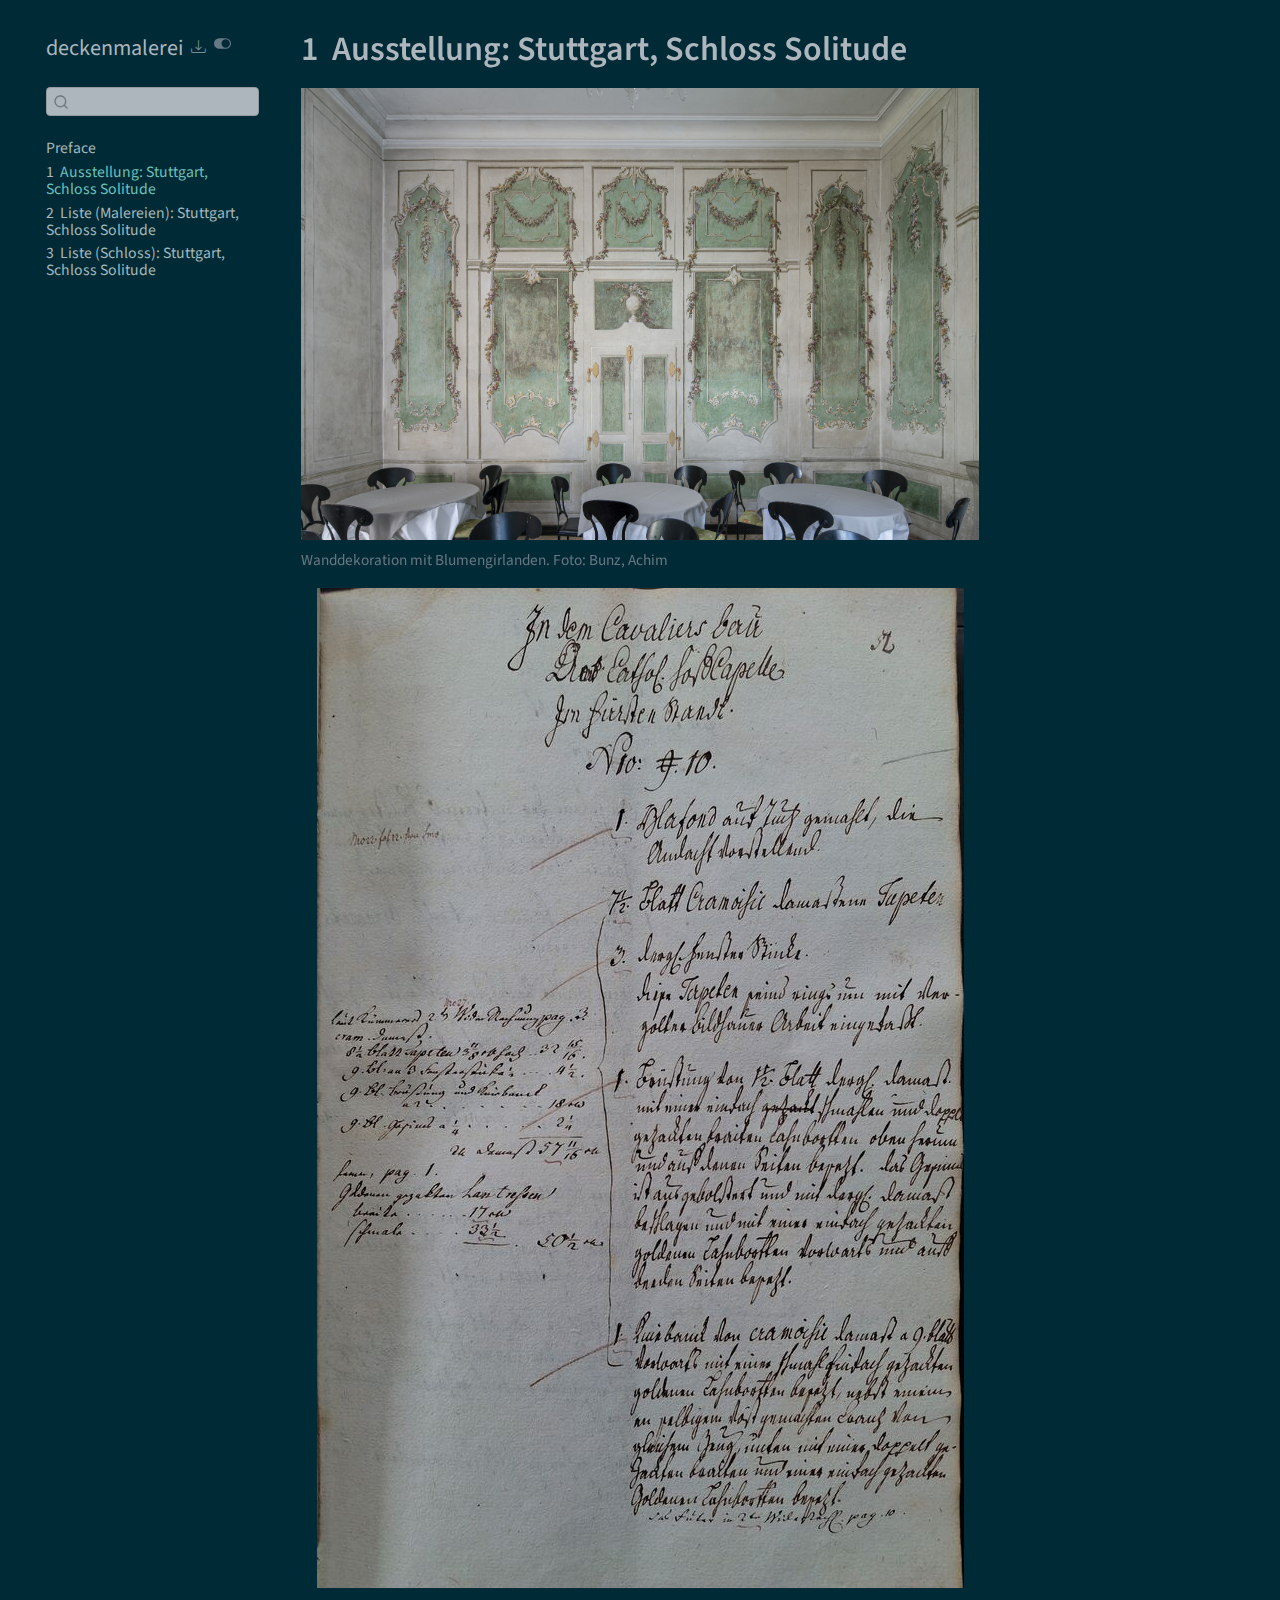
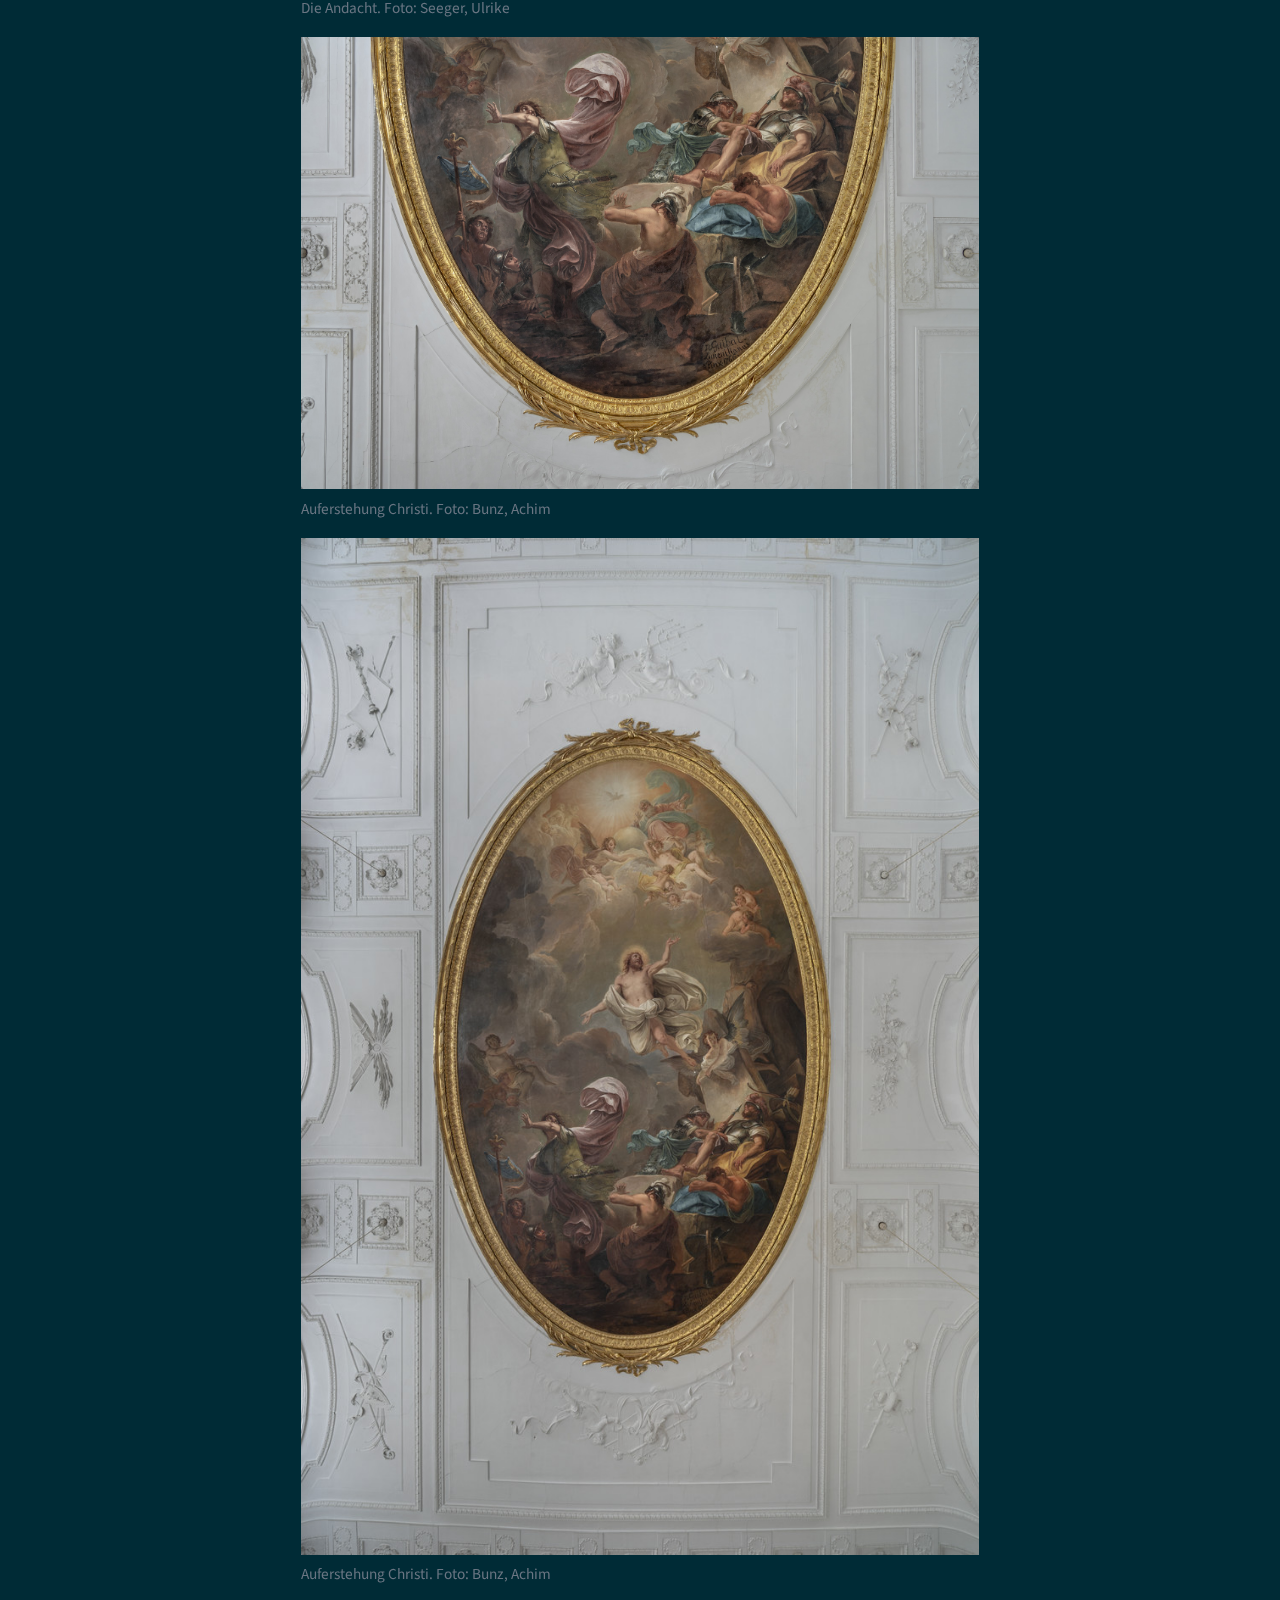
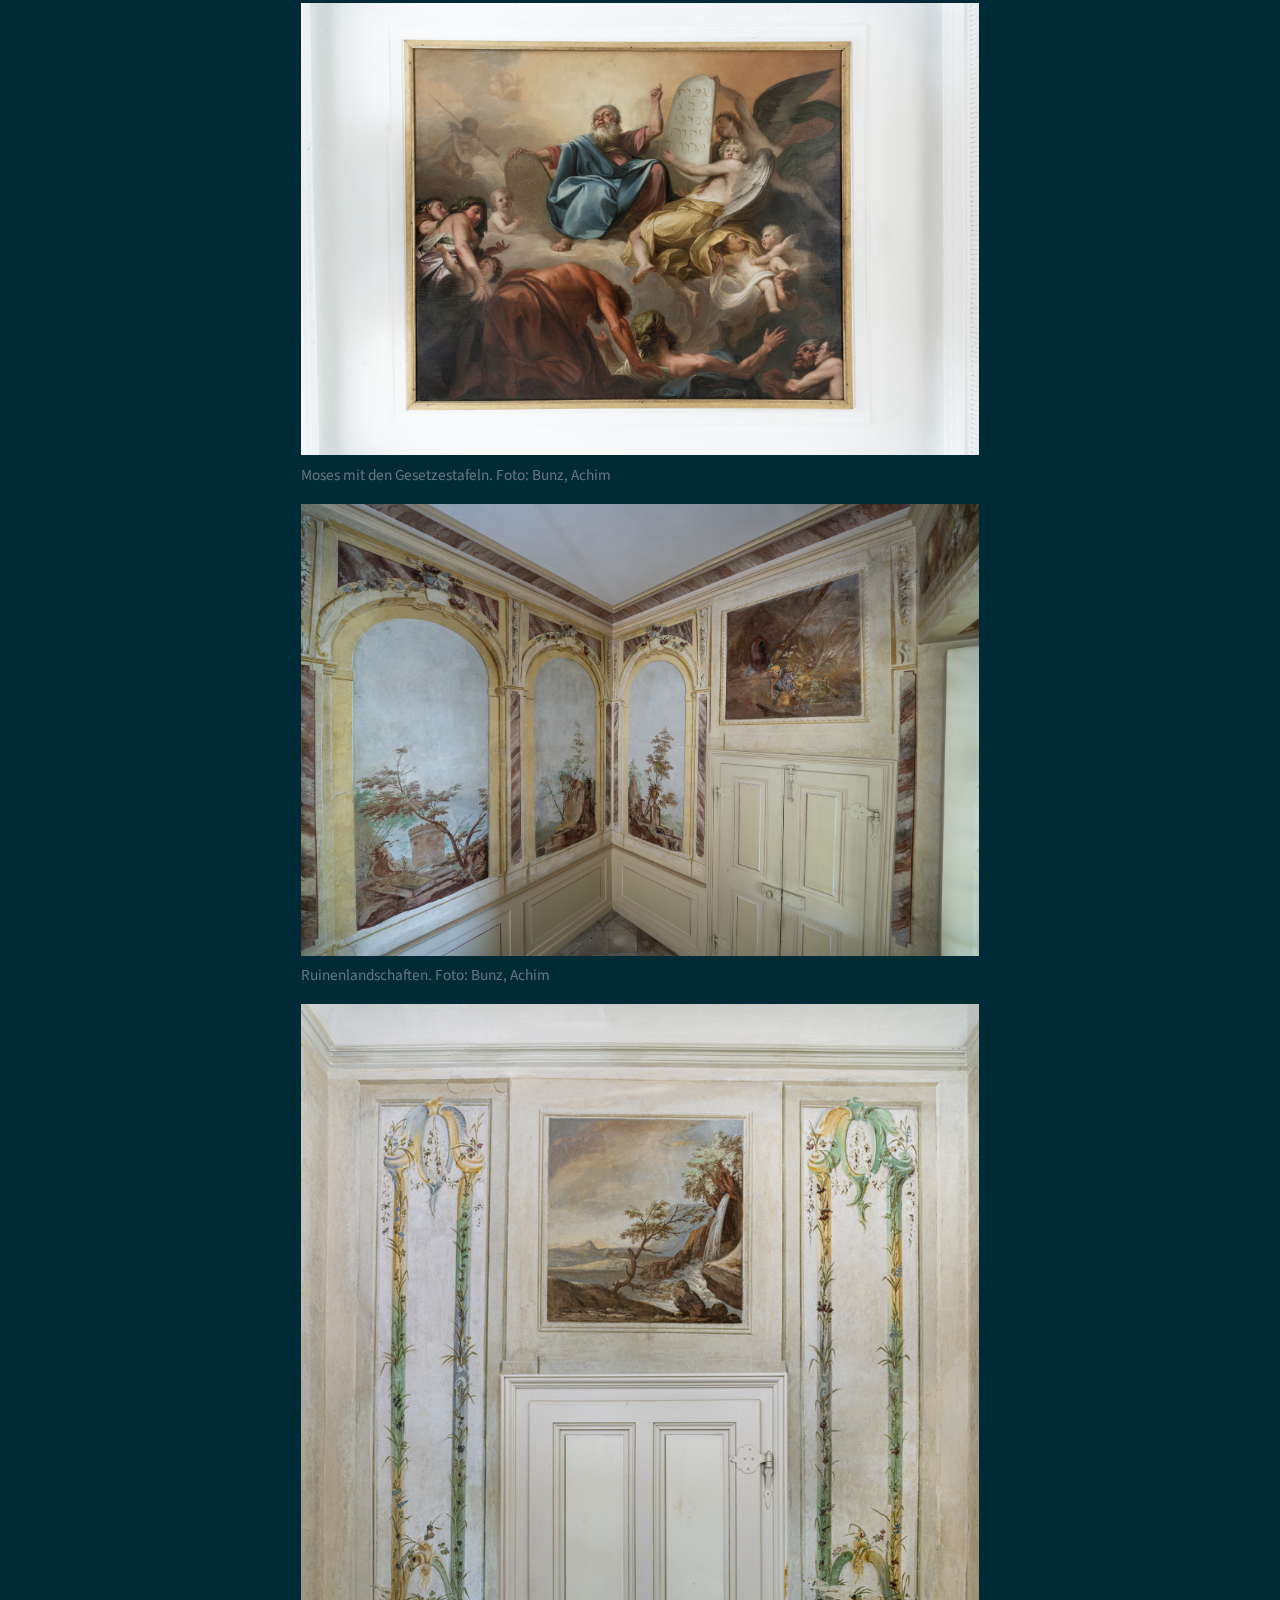
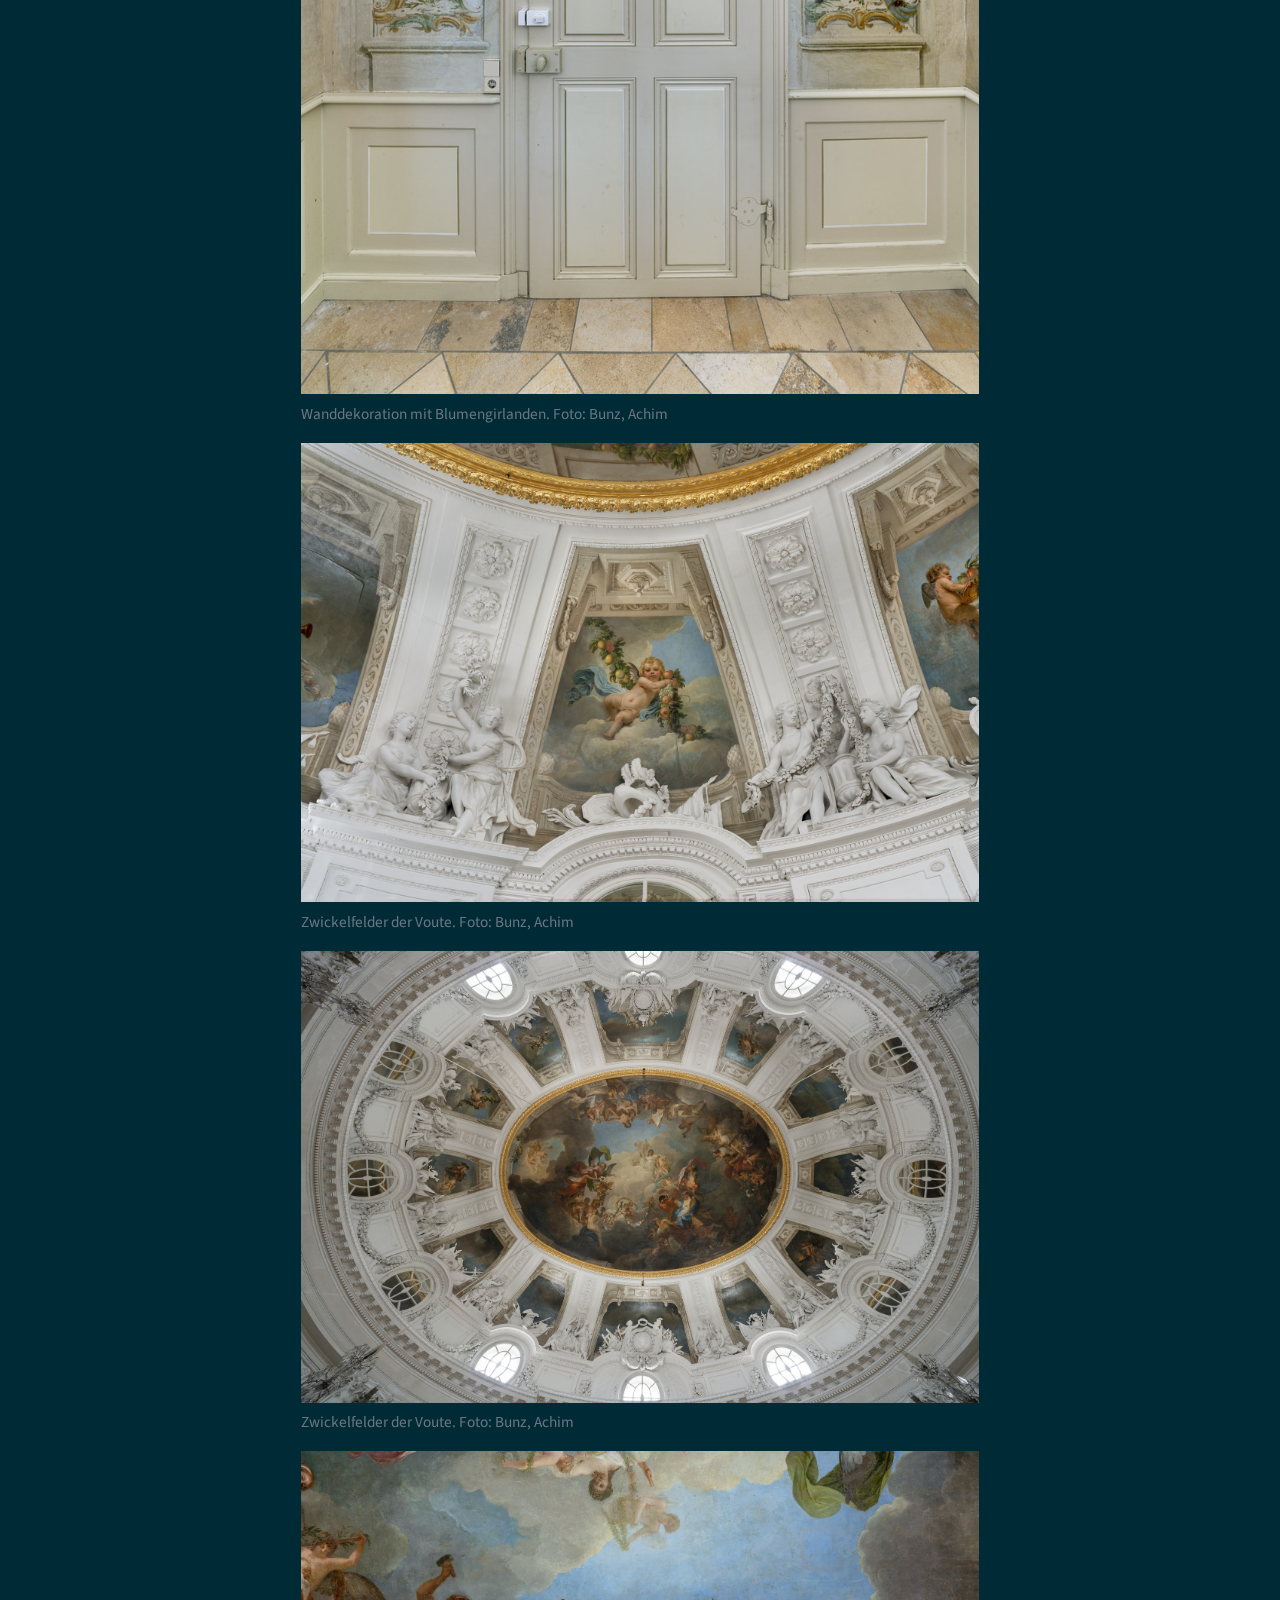
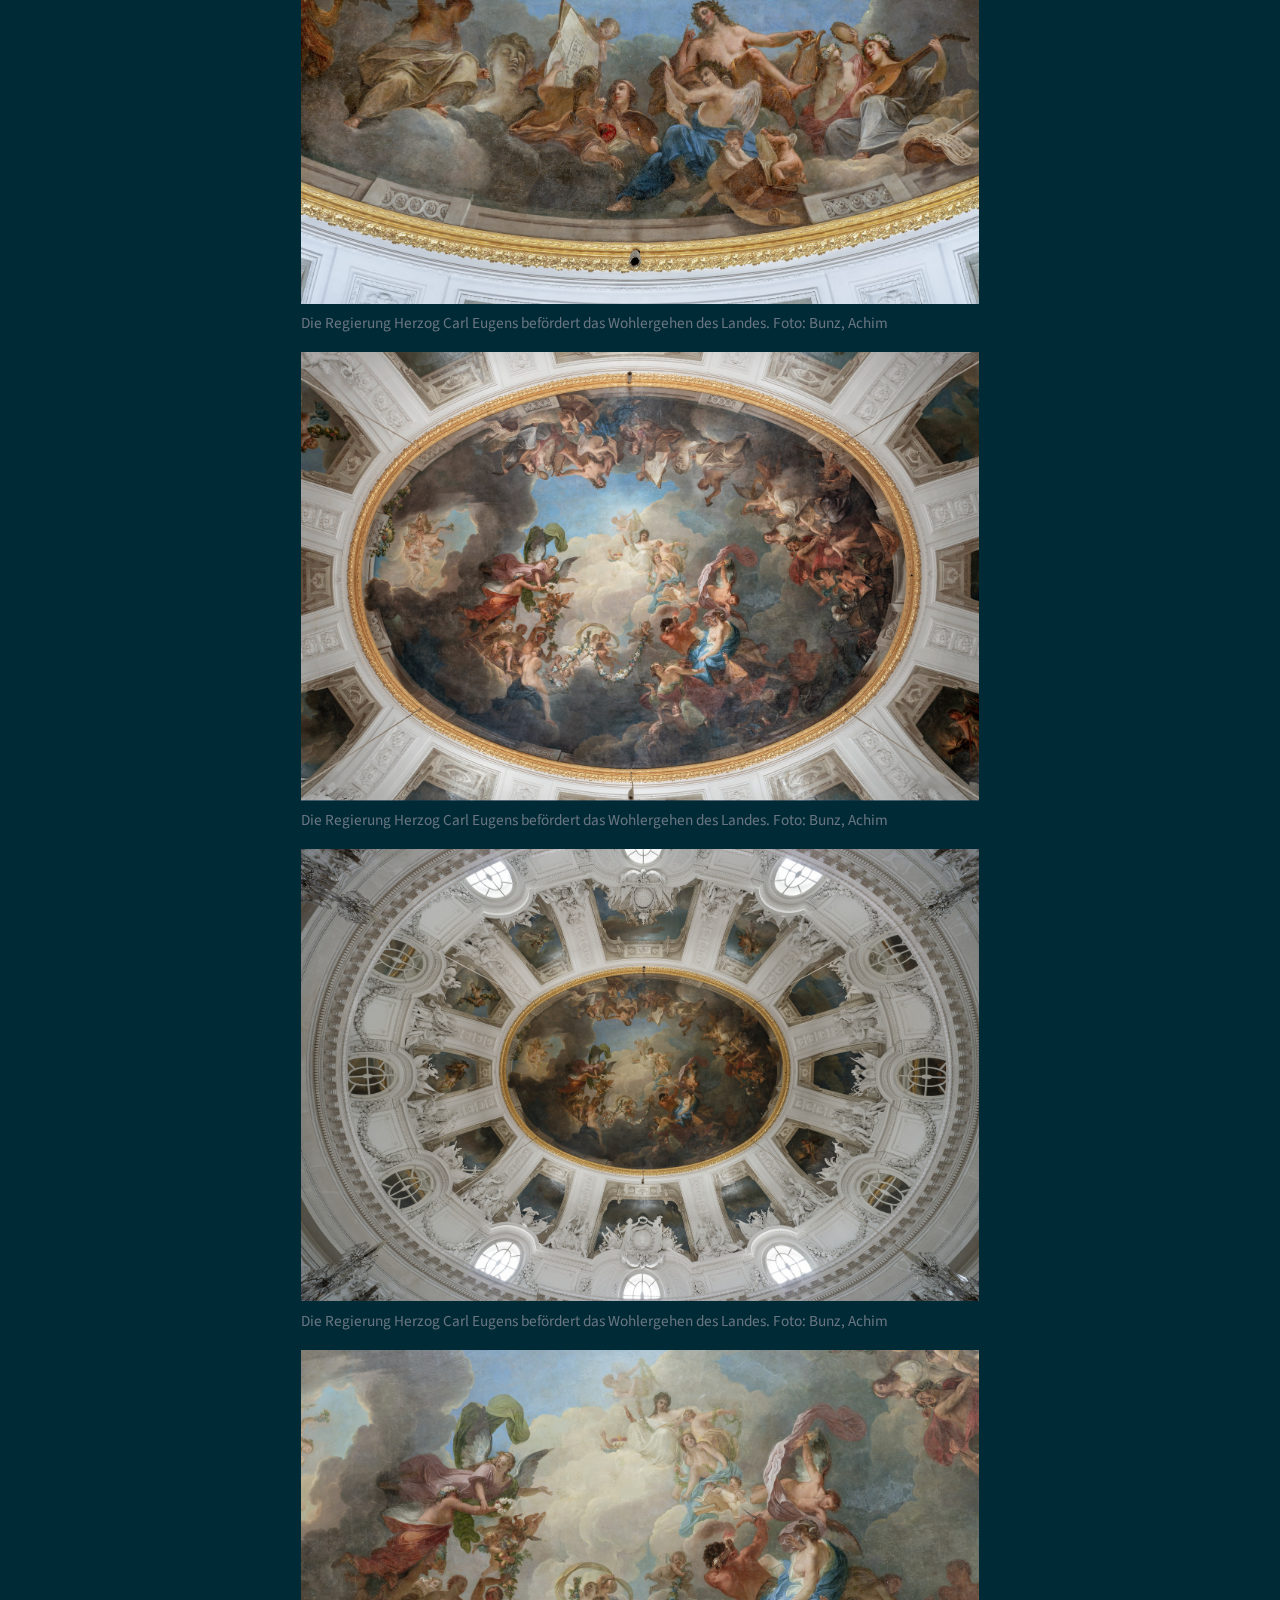
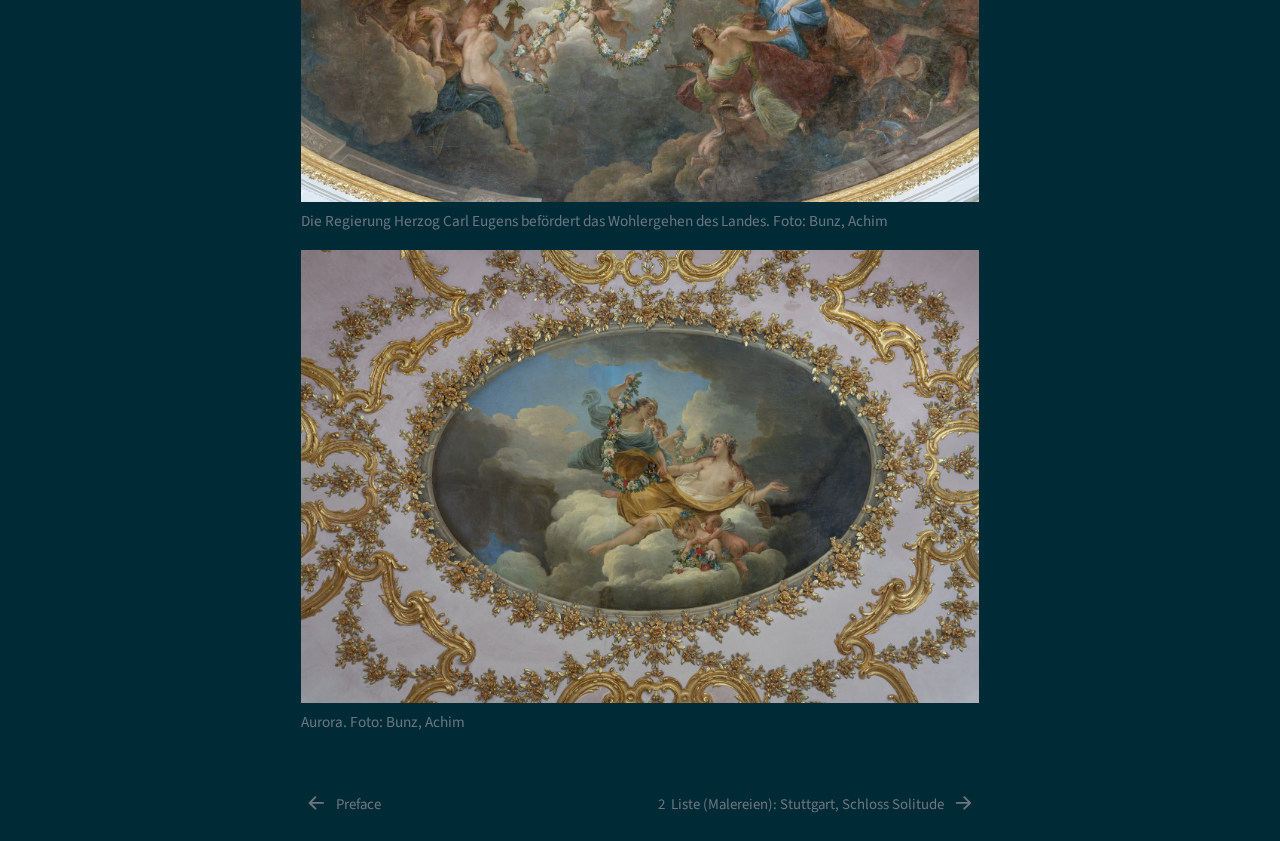
<file: Quarto/Docs/section1.html>
<!DOCTYPE html>
<html xmlns="http://www.w3.org/1999/xhtml" lang="en" xml:lang="en"><head>

<meta charset="utf-8">
<meta name="generator" content="quarto-1.7.34">

<meta name="viewport" content="width=device-width, initial-scale=1.0, user-scalable=yes">


<title>1&nbsp; Ausstellung: Stuttgart, Schloss Solitude – deckenmalerei</title>
<style>
code{white-space: pre-wrap;}
span.smallcaps{font-variant: small-caps;}
div.columns{display: flex; gap: min(4vw, 1.5em);}
div.column{flex: auto; overflow-x: auto;}
div.hanging-indent{margin-left: 1.5em; text-indent: -1.5em;}
ul.task-list{list-style: none;}
ul.task-list li input[type="checkbox"] {
  width: 0.8em;
  margin: 0 0.8em 0.2em -1em; /* quarto-specific, see https://github.com/quarto-dev/quarto-cli/issues/4556 */ 
  vertical-align: middle;
}
</style>


<script src="site_libs/quarto-nav/quarto-nav.js"></script>
<script src="site_libs/quarto-nav/headroom.min.js"></script>
<script src="site_libs/clipboard/clipboard.min.js"></script>
<script src="site_libs/quarto-search/autocomplete.umd.js"></script>
<script src="site_libs/quarto-search/fuse.min.js"></script>
<script src="site_libs/quarto-search/quarto-search.js"></script>
<meta name="quarto:offset" content="./">
<link href="./section2.html" rel="next">
<link href="./index.html" rel="prev">
<script src="site_libs/quarto-html/quarto.js" type="module"></script>
<script src="site_libs/quarto-html/tabsets/tabsets.js" type="module"></script>
<script src="site_libs/quarto-html/popper.min.js"></script>
<script src="site_libs/quarto-html/tippy.umd.min.js"></script>
<script src="site_libs/quarto-html/anchor.min.js"></script>
<link href="site_libs/quarto-html/tippy.css" rel="stylesheet">
<link href="site_libs/quarto-html/quarto-syntax-highlighting-c8ad9e5dbd60b7b70b38521ab19b7da4.css" rel="stylesheet" class="quarto-color-scheme" id="quarto-text-highlighting-styles">
<link href="site_libs/quarto-html/quarto-syntax-highlighting-dark-befe23ebd2f54d8af2c8a89d1a1611f1.css" rel="stylesheet" class="quarto-color-scheme quarto-color-alternate" id="quarto-text-highlighting-styles">
<script src="site_libs/bootstrap/bootstrap.min.js"></script>
<link href="site_libs/bootstrap/bootstrap-icons.css" rel="stylesheet">
<link href="site_libs/bootstrap/bootstrap-4224419dfc7caf08b3e322f9b1767e55.min.css" rel="stylesheet" append-hash="true" class="quarto-color-scheme" id="quarto-bootstrap" data-mode="light">
<link href="site_libs/bootstrap/bootstrap-dark-b3de7175a6ecf7c4f2abbcc948ad87ec.min.css" rel="stylesheet" append-hash="true" class="quarto-color-scheme quarto-color-alternate" id="quarto-bootstrap" data-mode="dark">
<script id="quarto-search-options" type="application/json">{
  "location": "sidebar",
  "copy-button": false,
  "collapse-after": 3,
  "panel-placement": "start",
  "type": "textbox",
  "limit": 50,
  "keyboard-shortcut": [
    "f",
    "/",
    "s"
  ],
  "show-item-context": false,
  "language": {
    "search-no-results-text": "No results",
    "search-matching-documents-text": "matching documents",
    "search-copy-link-title": "Copy link to search",
    "search-hide-matches-text": "Hide additional matches",
    "search-more-match-text": "more match in this document",
    "search-more-matches-text": "more matches in this document",
    "search-clear-button-title": "Clear",
    "search-text-placeholder": "",
    "search-detached-cancel-button-title": "Cancel",
    "search-submit-button-title": "Submit",
    "search-label": "Search"
  }
}</script>


</head>

<body class="nav-sidebar floating quarto-dark"><script id="quarto-html-before-body" type="application/javascript">
    const toggleBodyColorMode = (bsSheetEl) => {
      const mode = bsSheetEl.getAttribute("data-mode");
      const bodyEl = window.document.querySelector("body");
      if (mode === "dark") {
        bodyEl.classList.add("quarto-dark");
        bodyEl.classList.remove("quarto-light");
      } else {
        bodyEl.classList.add("quarto-light");
        bodyEl.classList.remove("quarto-dark");
      }
    }
    const toggleBodyColorPrimary = () => {
      const bsSheetEl = window.document.querySelector("link#quarto-bootstrap:not([rel=disabled-stylesheet])");
      if (bsSheetEl) {
        toggleBodyColorMode(bsSheetEl);
      }
    }
    const setColorSchemeToggle = (alternate) => {
      const toggles = window.document.querySelectorAll('.quarto-color-scheme-toggle');
      for (let i=0; i < toggles.length; i++) {
        const toggle = toggles[i];
        if (toggle) {
          if (alternate) {
            toggle.classList.add("alternate");
          } else {
            toggle.classList.remove("alternate");
          }
        }
      }
    };
    const toggleColorMode = (alternate) => {
      // Switch the stylesheets
      const primaryStylesheets = window.document.querySelectorAll('link.quarto-color-scheme:not(.quarto-color-alternate)');
      const alternateStylesheets = window.document.querySelectorAll('link.quarto-color-scheme.quarto-color-alternate');
      manageTransitions('#quarto-margin-sidebar .nav-link', false);
      if (alternate) {
        // note: dark is layered on light, we don't disable primary!
        enableStylesheet(alternateStylesheets);
        for (const sheetNode of alternateStylesheets) {
          if (sheetNode.id === "quarto-bootstrap") {
            toggleBodyColorMode(sheetNode);
          }
        }
      } else {
        disableStylesheet(alternateStylesheets);
        enableStylesheet(primaryStylesheets)
        toggleBodyColorPrimary();
      }
      manageTransitions('#quarto-margin-sidebar .nav-link', true);
      // Switch the toggles
      setColorSchemeToggle(alternate)
      // Hack to workaround the fact that safari doesn't
      // properly recolor the scrollbar when toggling (#1455)
      if (navigator.userAgent.indexOf('Safari') > 0 && navigator.userAgent.indexOf('Chrome') == -1) {
        manageTransitions("body", false);
        window.scrollTo(0, 1);
        setTimeout(() => {
          window.scrollTo(0, 0);
          manageTransitions("body", true);
        }, 40);
      }
    }
    const disableStylesheet = (stylesheets) => {
      for (let i=0; i < stylesheets.length; i++) {
        const stylesheet = stylesheets[i];
        stylesheet.rel = 'disabled-stylesheet';
      }
    }
    const enableStylesheet = (stylesheets) => {
      for (let i=0; i < stylesheets.length; i++) {
        const stylesheet = stylesheets[i];
        if(stylesheet.rel !== 'stylesheet') { // for Chrome, which will still FOUC without this check
          stylesheet.rel = 'stylesheet';
        }
      }
    }
    const manageTransitions = (selector, allowTransitions) => {
      const els = window.document.querySelectorAll(selector);
      for (let i=0; i < els.length; i++) {
        const el = els[i];
        if (allowTransitions) {
          el.classList.remove('notransition');
        } else {
          el.classList.add('notransition');
        }
      }
    }
    const isFileUrl = () => {
      return window.location.protocol === 'file:';
    }
    const hasAlternateSentinel = () => {
      let styleSentinel = getColorSchemeSentinel();
      if (styleSentinel !== null) {
        return styleSentinel === "alternate";
      } else {
        return false;
      }
    }
    const setStyleSentinel = (alternate) => {
      const value = alternate ? "alternate" : "default";
      if (!isFileUrl()) {
        window.localStorage.setItem("quarto-color-scheme", value);
      } else {
        localAlternateSentinel = value;
      }
    }
    const getColorSchemeSentinel = () => {
      if (!isFileUrl()) {
        const storageValue = window.localStorage.getItem("quarto-color-scheme");
        return storageValue != null ? storageValue : localAlternateSentinel;
      } else {
        return localAlternateSentinel;
      }
    }
    const toggleGiscusIfUsed = (isAlternate, darkModeDefault) => {
      const baseTheme = document.querySelector('#giscus-base-theme')?.value ?? 'light';
      const alternateTheme = document.querySelector('#giscus-alt-theme')?.value ?? 'dark';
      let newTheme = '';
      if(authorPrefersDark) {
        newTheme = isAlternate ? baseTheme : alternateTheme;
      } else {
        newTheme = isAlternate ? alternateTheme : baseTheme;
      }
      const changeGiscusTheme = () => {
        // From: https://github.com/giscus/giscus/issues/336
        const sendMessage = (message) => {
          const iframe = document.querySelector('iframe.giscus-frame');
          if (!iframe) return;
          iframe.contentWindow.postMessage({ giscus: message }, 'https://giscus.app');
        }
        sendMessage({
          setConfig: {
            theme: newTheme
          }
        });
      }
      const isGiscussLoaded = window.document.querySelector('iframe.giscus-frame') !== null;
      if (isGiscussLoaded) {
        changeGiscusTheme();
      }
    };
    const authorPrefersDark = true;
    const darkModeDefault = authorPrefersDark;
    let localAlternateSentinel = darkModeDefault ? 'alternate' : 'default';
    // Dark / light mode switch
    window.quartoToggleColorScheme = () => {
      // Read the current dark / light value
      let toAlternate = !hasAlternateSentinel();
      toggleColorMode(toAlternate);
      setStyleSentinel(toAlternate);
      toggleGiscusIfUsed(toAlternate, darkModeDefault);
      window.dispatchEvent(new Event('resize'));
    };
    // Switch to dark mode if need be
    if (hasAlternateSentinel()) {
      toggleColorMode(true);
    } else {
      toggleColorMode(false);
    }
  </script>

<div id="quarto-search-results"></div>
  <header id="quarto-header" class="headroom fixed-top">
  <nav class="quarto-secondary-nav">
    <div class="container-fluid d-flex">
      <button type="button" class="quarto-btn-toggle btn" data-bs-toggle="collapse" role="button" data-bs-target=".quarto-sidebar-collapse-item" aria-controls="quarto-sidebar" aria-expanded="false" aria-label="Toggle sidebar navigation" onclick="if (window.quartoToggleHeadroom) { window.quartoToggleHeadroom(); }">
        <i class="bi bi-layout-text-sidebar-reverse"></i>
      </button>
        <nav class="quarto-page-breadcrumbs" aria-label="breadcrumb"><ol class="breadcrumb"><li class="breadcrumb-item"><a href="./section1.html"><span class="chapter-number">1</span>&nbsp; <span class="chapter-title">Ausstellung: Stuttgart, Schloss Solitude</span></a></li></ol></nav>
        <a class="flex-grow-1" role="navigation" data-bs-toggle="collapse" data-bs-target=".quarto-sidebar-collapse-item" aria-controls="quarto-sidebar" aria-expanded="false" aria-label="Toggle sidebar navigation" onclick="if (window.quartoToggleHeadroom) { window.quartoToggleHeadroom(); }">      
        </a>
      <button type="button" class="btn quarto-search-button" aria-label="Search" onclick="window.quartoOpenSearch();">
        <i class="bi bi-search"></i>
      </button>
    </div>
  </nav>
</header>
<!-- content -->
<div id="quarto-content" class="quarto-container page-columns page-rows-contents page-layout-article">
<!-- sidebar -->
  <nav id="quarto-sidebar" class="sidebar collapse collapse-horizontal quarto-sidebar-collapse-item sidebar-navigation floating overflow-auto">
    <div class="pt-lg-2 mt-2 text-left sidebar-header">
    <div class="sidebar-title mb-0 py-0">
      <a href="./">deckenmalerei</a> 
        <div class="sidebar-tools-main">
    <div class="dropdown">
      <a href="" title="Download" id="quarto-navigation-tool-dropdown-0" class="quarto-navigation-tool dropdown-toggle px-1" data-bs-toggle="dropdown" aria-expanded="false" role="link" aria-label="Download"><i class="bi bi-download"></i></a>
      <ul class="dropdown-menu" aria-labelledby="quarto-navigation-tool-dropdown-0">
          <li>
            <a class="dropdown-item sidebar-tools-main-item" href="./deckenmalerei.pdf">
              <i class="bi bi-file-pdf pe-1"></i>
            Download PDF
            </a>
          </li>
          <li>
            <a class="dropdown-item sidebar-tools-main-item" href="./deckenmalerei.epub">
              <i class="bi bi-journal pe-1"></i>
            Download ePub
            </a>
          </li>
          <li>
            <a class="dropdown-item sidebar-tools-main-item" href="./deckenmalerei.docx">
              <i class="bi bi-file-word pe-1"></i>
            Download Docx
            </a>
          </li>
      </ul>
    </div>
  <a href="" class="quarto-color-scheme-toggle quarto-navigation-tool  px-1" onclick="window.quartoToggleColorScheme(); return false;" title="Toggle dark mode"><i class="bi"></i></a>
</div>
    </div>
      </div>
        <div class="mt-2 flex-shrink-0 align-items-center">
        <div class="sidebar-search">
        <div id="quarto-search" class="" title="Search"></div>
        </div>
        </div>
    <div class="sidebar-menu-container"> 
    <ul class="list-unstyled mt-1">
        <li class="sidebar-item">
  <div class="sidebar-item-container"> 
  <a href="./index.html" class="sidebar-item-text sidebar-link">
 <span class="menu-text">Preface</span></a>
  </div>
</li>
        <li class="sidebar-item">
  <div class="sidebar-item-container"> 
  <a href="./section1.html" class="sidebar-item-text sidebar-link active">
 <span class="menu-text"><span class="chapter-number">1</span>&nbsp; <span class="chapter-title">Ausstellung: Stuttgart, Schloss Solitude</span></span></a>
  </div>
</li>
        <li class="sidebar-item">
  <div class="sidebar-item-container"> 
  <a href="./section2.html" class="sidebar-item-text sidebar-link">
 <span class="menu-text"><span class="chapter-number">2</span>&nbsp; <span class="chapter-title">Liste (Malereien): Stuttgart, Schloss Solitude</span></span></a>
  </div>
</li>
        <li class="sidebar-item">
  <div class="sidebar-item-container"> 
  <a href="./section3.html" class="sidebar-item-text sidebar-link">
 <span class="menu-text"><span class="chapter-number">3</span>&nbsp; <span class="chapter-title">Liste (Schloss): Stuttgart, Schloss Solitude</span></span></a>
  </div>
</li>
    </ul>
    </div>
</nav>
<div id="quarto-sidebar-glass" class="quarto-sidebar-collapse-item" data-bs-toggle="collapse" data-bs-target=".quarto-sidebar-collapse-item"></div>
<!-- margin-sidebar -->
    <div id="quarto-margin-sidebar" class="sidebar margin-sidebar zindex-bottom">
        
    </div>
<!-- main -->
<main class="content" id="quarto-document-content">


<header id="title-block-header" class="quarto-title-block default">
<div class="quarto-title">
<h1 class="title"><span class="chapter-number">1</span>&nbsp; <span class="chapter-title">Ausstellung: Stuttgart, Schloss Solitude</span></h1>
</div>



<div class="quarto-title-meta">

    
  
    
  </div>
  


</header>


<div class="quarto-figure quarto-figure-center">
<figure class="figure">
<p><img src="b6120685ecd5658b07aa004b757e68c6295e4be7742cfb1b9c1bf4f488e8038c.jpeg" class="img-fluid figure-img" data-group="photos"></p>
<figcaption>Wanddekoration mit Blumengirlanden. Foto: Bunz, Achim</figcaption>
</figure>
</div>
<div class="quarto-figure quarto-figure-center">
<figure class="figure">
<p><img src="7b47af6de9df558e2e09d4cd197d34d2a4d791528d480de6855ddf50cc2f1f1d.jpeg" class="img-fluid figure-img" data-group="photos"></p>
<figcaption>Die Andacht. Foto: Seeger, Ulrike</figcaption>
</figure>
</div>
<div class="quarto-figure quarto-figure-center">
<figure class="figure">
<p><img src="7df04781de69afd68ccd5abb5b930980fa826d8104eb7c274f3119c244c2031a.jpeg" class="img-fluid figure-img" data-group="photos"></p>
<figcaption>Auferstehung Christi. Foto: Bunz, Achim</figcaption>
</figure>
</div>
<div class="quarto-figure quarto-figure-center">
<figure class="figure">
<p><img src="dae12894fffc3e93e00abb3279b7136cc7c77aa572d39a675b7d17fb72210630.jpeg" class="img-fluid figure-img" data-group="photos"></p>
<figcaption>Auferstehung Christi. Foto: Bunz, Achim</figcaption>
</figure>
</div>
<div class="quarto-figure quarto-figure-center">
<figure class="figure">
<p><img src="57ee008fe90a66a188b51679dab84c0296f36c664d0fabc7228bd44be0a3bd17.jpeg" class="img-fluid figure-img" data-group="photos"></p>
<figcaption>Moses mit den Gesetzestafeln. Foto: Bunz, Achim</figcaption>
</figure>
</div>
<div class="quarto-figure quarto-figure-center">
<figure class="figure">
<p><img src="c55a7c1cc6c866c6e04a911dfa133fc016c64762e80c739a7ac60647e0ff93f3.jpeg" class="img-fluid figure-img" data-group="photos"></p>
<figcaption>Ruinenlandschaften. Foto: Bunz, Achim</figcaption>
</figure>
</div>
<div class="quarto-figure quarto-figure-center">
<figure class="figure">
<p><img src="110f9215beead810a435360536e22d74272e591b153402d55fa2c12e4f96c9c9.jpeg" class="img-fluid figure-img" data-group="photos"></p>
<figcaption>Wanddekoration mit Blumengirlanden. Foto: Bunz, Achim</figcaption>
</figure>
</div>
<div class="quarto-figure quarto-figure-center">
<figure class="figure">
<p><img src="d725e04e9ecf4e136fc074f713a55525d77f9878ab0303222fd1f3549dea1d2f.jpeg" class="img-fluid figure-img" data-group="photos"></p>
<figcaption>Zwickelfelder der Voute. Foto: Bunz, Achim</figcaption>
</figure>
</div>
<div class="quarto-figure quarto-figure-center">
<figure class="figure">
<p><img src="9706c434b28c72cd4f4904799c7bb6163e806d9c663ac6f472e78a8167ee4827.jpeg" class="img-fluid figure-img" data-group="photos"></p>
<figcaption>Zwickelfelder der Voute. Foto: Bunz, Achim</figcaption>
</figure>
</div>
<div class="quarto-figure quarto-figure-center">
<figure class="figure">
<p><img src="2929d37b3d0a97b61bcdac500159106e48f79d7675499c33c0b16075df720245.jpeg" class="img-fluid figure-img" data-group="photos"></p>
<figcaption>Die Regierung Herzog Carl Eugens befördert das Wohlergehen des Landes. Foto: Bunz, Achim</figcaption>
</figure>
</div>
<div class="quarto-figure quarto-figure-center">
<figure class="figure">
<p><img src="2ed8e6a869f2154d37ff028f37d13273a89a757d852e8b638886a48467caa42c.jpeg" class="img-fluid figure-img" data-group="photos"></p>
<figcaption>Die Regierung Herzog Carl Eugens befördert das Wohlergehen des Landes. Foto: Bunz, Achim</figcaption>
</figure>
</div>
<div class="quarto-figure quarto-figure-center">
<figure class="figure">
<p><img src="9706c434b28c72cd4f4904799c7bb6163e806d9c663ac6f472e78a8167ee4827.jpeg" class="img-fluid figure-img" data-group="photos"></p>
<figcaption>Die Regierung Herzog Carl Eugens befördert das Wohlergehen des Landes. Foto: Bunz, Achim</figcaption>
</figure>
</div>
<div class="quarto-figure quarto-figure-center">
<figure class="figure">
<p><img src="200b344ea0bc5263ef8b379141a2a031ec4361a781c37dfc2920878ebf7813ea.jpeg" class="img-fluid figure-img" data-group="photos"></p>
<figcaption>Die Regierung Herzog Carl Eugens befördert das Wohlergehen des Landes. Foto: Bunz, Achim</figcaption>
</figure>
</div>
<div class="quarto-figure quarto-figure-center">
<figure class="figure">
<p><img src="582503e48479be66b50def76850f3b6abbf08be21b34b6943bc23730beeca83a.jpeg" class="img-fluid figure-img" data-group="photos"></p>
<figcaption>Aurora. Foto: Bunz, Achim</figcaption>
</figure>
</div>



</main> <!-- /main -->
<script id="quarto-html-after-body" type="application/javascript">
  window.document.addEventListener("DOMContentLoaded", function (event) {
    // Ensure there is a toggle, if there isn't float one in the top right
    if (window.document.querySelector('.quarto-color-scheme-toggle') === null) {
      const a = window.document.createElement('a');
      a.classList.add('top-right');
      a.classList.add('quarto-color-scheme-toggle');
      a.href = "";
      a.onclick = function() { try { window.quartoToggleColorScheme(); } catch {} return false; };
      const i = window.document.createElement("i");
      i.classList.add('bi');
      a.appendChild(i);
      window.document.body.appendChild(a);
    }
    setColorSchemeToggle(hasAlternateSentinel())
    const icon = "";
    const anchorJS = new window.AnchorJS();
    anchorJS.options = {
      placement: 'right',
      icon: icon
    };
    anchorJS.add('.anchored');
    const isCodeAnnotation = (el) => {
      for (const clz of el.classList) {
        if (clz.startsWith('code-annotation-')) {                     
          return true;
        }
      }
      return false;
    }
    const onCopySuccess = function(e) {
      // button target
      const button = e.trigger;
      // don't keep focus
      button.blur();
      // flash "checked"
      button.classList.add('code-copy-button-checked');
      var currentTitle = button.getAttribute("title");
      button.setAttribute("title", "Copied!");
      let tooltip;
      if (window.bootstrap) {
        button.setAttribute("data-bs-toggle", "tooltip");
        button.setAttribute("data-bs-placement", "left");
        button.setAttribute("data-bs-title", "Copied!");
        tooltip = new bootstrap.Tooltip(button, 
          { trigger: "manual", 
            customClass: "code-copy-button-tooltip",
            offset: [0, -8]});
        tooltip.show();    
      }
      setTimeout(function() {
        if (tooltip) {
          tooltip.hide();
          button.removeAttribute("data-bs-title");
          button.removeAttribute("data-bs-toggle");
          button.removeAttribute("data-bs-placement");
        }
        button.setAttribute("title", currentTitle);
        button.classList.remove('code-copy-button-checked');
      }, 1000);
      // clear code selection
      e.clearSelection();
    }
    const getTextToCopy = function(trigger) {
        const codeEl = trigger.previousElementSibling.cloneNode(true);
        for (const childEl of codeEl.children) {
          if (isCodeAnnotation(childEl)) {
            childEl.remove();
          }
        }
        return codeEl.innerText;
    }
    const clipboard = new window.ClipboardJS('.code-copy-button:not([data-in-quarto-modal])', {
      text: getTextToCopy
    });
    clipboard.on('success', onCopySuccess);
    if (window.document.getElementById('quarto-embedded-source-code-modal')) {
      const clipboardModal = new window.ClipboardJS('.code-copy-button[data-in-quarto-modal]', {
        text: getTextToCopy,
        container: window.document.getElementById('quarto-embedded-source-code-modal')
      });
      clipboardModal.on('success', onCopySuccess);
    }
      var localhostRegex = new RegExp(/^(?:http|https):\/\/localhost\:?[0-9]*\//);
      var mailtoRegex = new RegExp(/^mailto:/);
        var filterRegex = new RegExp('/' + window.location.host + '/');
      var isInternal = (href) => {
          return filterRegex.test(href) || localhostRegex.test(href) || mailtoRegex.test(href);
      }
      // Inspect non-navigation links and adorn them if external
     var links = window.document.querySelectorAll('a[href]:not(.nav-link):not(.navbar-brand):not(.toc-action):not(.sidebar-link):not(.sidebar-item-toggle):not(.pagination-link):not(.no-external):not([aria-hidden]):not(.dropdown-item):not(.quarto-navigation-tool):not(.about-link)');
      for (var i=0; i<links.length; i++) {
        const link = links[i];
        if (!isInternal(link.href)) {
          // undo the damage that might have been done by quarto-nav.js in the case of
          // links that we want to consider external
          if (link.dataset.originalHref !== undefined) {
            link.href = link.dataset.originalHref;
          }
        }
      }
    function tippyHover(el, contentFn, onTriggerFn, onUntriggerFn) {
      const config = {
        allowHTML: true,
        maxWidth: 500,
        delay: 100,
        arrow: false,
        appendTo: function(el) {
            return el.parentElement;
        },
        interactive: true,
        interactiveBorder: 10,
        theme: 'quarto',
        placement: 'bottom-start',
      };
      if (contentFn) {
        config.content = contentFn;
      }
      if (onTriggerFn) {
        config.onTrigger = onTriggerFn;
      }
      if (onUntriggerFn) {
        config.onUntrigger = onUntriggerFn;
      }
      window.tippy(el, config); 
    }
    const noterefs = window.document.querySelectorAll('a[role="doc-noteref"]');
    for (var i=0; i<noterefs.length; i++) {
      const ref = noterefs[i];
      tippyHover(ref, function() {
        // use id or data attribute instead here
        let href = ref.getAttribute('data-footnote-href') || ref.getAttribute('href');
        try { href = new URL(href).hash; } catch {}
        const id = href.replace(/^#\/?/, "");
        const note = window.document.getElementById(id);
        if (note) {
          return note.innerHTML;
        } else {
          return "";
        }
      });
    }
    const xrefs = window.document.querySelectorAll('a.quarto-xref');
    const processXRef = (id, note) => {
      // Strip column container classes
      const stripColumnClz = (el) => {
        el.classList.remove("page-full", "page-columns");
        if (el.children) {
          for (const child of el.children) {
            stripColumnClz(child);
          }
        }
      }
      stripColumnClz(note)
      if (id === null || id.startsWith('sec-')) {
        // Special case sections, only their first couple elements
        const container = document.createElement("div");
        if (note.children && note.children.length > 2) {
          container.appendChild(note.children[0].cloneNode(true));
          for (let i = 1; i < note.children.length; i++) {
            const child = note.children[i];
            if (child.tagName === "P" && child.innerText === "") {
              continue;
            } else {
              container.appendChild(child.cloneNode(true));
              break;
            }
          }
          if (window.Quarto?.typesetMath) {
            window.Quarto.typesetMath(container);
          }
          return container.innerHTML
        } else {
          if (window.Quarto?.typesetMath) {
            window.Quarto.typesetMath(note);
          }
          return note.innerHTML;
        }
      } else {
        // Remove any anchor links if they are present
        const anchorLink = note.querySelector('a.anchorjs-link');
        if (anchorLink) {
          anchorLink.remove();
        }
        if (window.Quarto?.typesetMath) {
          window.Quarto.typesetMath(note);
        }
        if (note.classList.contains("callout")) {
          return note.outerHTML;
        } else {
          return note.innerHTML;
        }
      }
    }
    for (var i=0; i<xrefs.length; i++) {
      const xref = xrefs[i];
      tippyHover(xref, undefined, function(instance) {
        instance.disable();
        let url = xref.getAttribute('href');
        let hash = undefined; 
        if (url.startsWith('#')) {
          hash = url;
        } else {
          try { hash = new URL(url).hash; } catch {}
        }
        if (hash) {
          const id = hash.replace(/^#\/?/, "");
          const note = window.document.getElementById(id);
          if (note !== null) {
            try {
              const html = processXRef(id, note.cloneNode(true));
              instance.setContent(html);
            } finally {
              instance.enable();
              instance.show();
            }
          } else {
            // See if we can fetch this
            fetch(url.split('#')[0])
            .then(res => res.text())
            .then(html => {
              const parser = new DOMParser();
              const htmlDoc = parser.parseFromString(html, "text/html");
              const note = htmlDoc.getElementById(id);
              if (note !== null) {
                const html = processXRef(id, note);
                instance.setContent(html);
              } 
            }).finally(() => {
              instance.enable();
              instance.show();
            });
          }
        } else {
          // See if we can fetch a full url (with no hash to target)
          // This is a special case and we should probably do some content thinning / targeting
          fetch(url)
          .then(res => res.text())
          .then(html => {
            const parser = new DOMParser();
            const htmlDoc = parser.parseFromString(html, "text/html");
            const note = htmlDoc.querySelector('main.content');
            if (note !== null) {
              // This should only happen for chapter cross references
              // (since there is no id in the URL)
              // remove the first header
              if (note.children.length > 0 && note.children[0].tagName === "HEADER") {
                note.children[0].remove();
              }
              const html = processXRef(null, note);
              instance.setContent(html);
            } 
          }).finally(() => {
            instance.enable();
            instance.show();
          });
        }
      }, function(instance) {
      });
    }
        let selectedAnnoteEl;
        const selectorForAnnotation = ( cell, annotation) => {
          let cellAttr = 'data-code-cell="' + cell + '"';
          let lineAttr = 'data-code-annotation="' +  annotation + '"';
          const selector = 'span[' + cellAttr + '][' + lineAttr + ']';
          return selector;
        }
        const selectCodeLines = (annoteEl) => {
          const doc = window.document;
          const targetCell = annoteEl.getAttribute("data-target-cell");
          const targetAnnotation = annoteEl.getAttribute("data-target-annotation");
          const annoteSpan = window.document.querySelector(selectorForAnnotation(targetCell, targetAnnotation));
          const lines = annoteSpan.getAttribute("data-code-lines").split(",");
          const lineIds = lines.map((line) => {
            return targetCell + "-" + line;
          })
          let top = null;
          let height = null;
          let parent = null;
          if (lineIds.length > 0) {
              //compute the position of the single el (top and bottom and make a div)
              const el = window.document.getElementById(lineIds[0]);
              top = el.offsetTop;
              height = el.offsetHeight;
              parent = el.parentElement.parentElement;
            if (lineIds.length > 1) {
              const lastEl = window.document.getElementById(lineIds[lineIds.length - 1]);
              const bottom = lastEl.offsetTop + lastEl.offsetHeight;
              height = bottom - top;
            }
            if (top !== null && height !== null && parent !== null) {
              // cook up a div (if necessary) and position it 
              let div = window.document.getElementById("code-annotation-line-highlight");
              if (div === null) {
                div = window.document.createElement("div");
                div.setAttribute("id", "code-annotation-line-highlight");
                div.style.position = 'absolute';
                parent.appendChild(div);
              }
              div.style.top = top - 2 + "px";
              div.style.height = height + 4 + "px";
              div.style.left = 0;
              let gutterDiv = window.document.getElementById("code-annotation-line-highlight-gutter");
              if (gutterDiv === null) {
                gutterDiv = window.document.createElement("div");
                gutterDiv.setAttribute("id", "code-annotation-line-highlight-gutter");
                gutterDiv.style.position = 'absolute';
                const codeCell = window.document.getElementById(targetCell);
                const gutter = codeCell.querySelector('.code-annotation-gutter');
                gutter.appendChild(gutterDiv);
              }
              gutterDiv.style.top = top - 2 + "px";
              gutterDiv.style.height = height + 4 + "px";
            }
            selectedAnnoteEl = annoteEl;
          }
        };
        const unselectCodeLines = () => {
          const elementsIds = ["code-annotation-line-highlight", "code-annotation-line-highlight-gutter"];
          elementsIds.forEach((elId) => {
            const div = window.document.getElementById(elId);
            if (div) {
              div.remove();
            }
          });
          selectedAnnoteEl = undefined;
        };
          // Handle positioning of the toggle
      window.addEventListener(
        "resize",
        throttle(() => {
          elRect = undefined;
          if (selectedAnnoteEl) {
            selectCodeLines(selectedAnnoteEl);
          }
        }, 10)
      );
      function throttle(fn, ms) {
      let throttle = false;
      let timer;
        return (...args) => {
          if(!throttle) { // first call gets through
              fn.apply(this, args);
              throttle = true;
          } else { // all the others get throttled
              if(timer) clearTimeout(timer); // cancel #2
              timer = setTimeout(() => {
                fn.apply(this, args);
                timer = throttle = false;
              }, ms);
          }
        };
      }
        // Attach click handler to the DT
        const annoteDls = window.document.querySelectorAll('dt[data-target-cell]');
        for (const annoteDlNode of annoteDls) {
          annoteDlNode.addEventListener('click', (event) => {
            const clickedEl = event.target;
            if (clickedEl !== selectedAnnoteEl) {
              unselectCodeLines();
              const activeEl = window.document.querySelector('dt[data-target-cell].code-annotation-active');
              if (activeEl) {
                activeEl.classList.remove('code-annotation-active');
              }
              selectCodeLines(clickedEl);
              clickedEl.classList.add('code-annotation-active');
            } else {
              // Unselect the line
              unselectCodeLines();
              clickedEl.classList.remove('code-annotation-active');
            }
          });
        }
    const findCites = (el) => {
      const parentEl = el.parentElement;
      if (parentEl) {
        const cites = parentEl.dataset.cites;
        if (cites) {
          return {
            el,
            cites: cites.split(' ')
          };
        } else {
          return findCites(el.parentElement)
        }
      } else {
        return undefined;
      }
    };
    var bibliorefs = window.document.querySelectorAll('a[role="doc-biblioref"]');
    for (var i=0; i<bibliorefs.length; i++) {
      const ref = bibliorefs[i];
      const citeInfo = findCites(ref);
      if (citeInfo) {
        tippyHover(citeInfo.el, function() {
          var popup = window.document.createElement('div');
          citeInfo.cites.forEach(function(cite) {
            var citeDiv = window.document.createElement('div');
            citeDiv.classList.add('hanging-indent');
            citeDiv.classList.add('csl-entry');
            var biblioDiv = window.document.getElementById('ref-' + cite);
            if (biblioDiv) {
              citeDiv.innerHTML = biblioDiv.innerHTML;
            }
            popup.appendChild(citeDiv);
          });
          return popup.innerHTML;
        });
      }
    }
  });
  </script>
<nav class="page-navigation">
  <div class="nav-page nav-page-previous">
      <a href="./index.html" class="pagination-link" aria-label="Preface">
        <i class="bi bi-arrow-left-short"></i> <span class="nav-page-text">Preface</span>
      </a>          
  </div>
  <div class="nav-page nav-page-next">
      <a href="./section2.html" class="pagination-link" aria-label="Liste (Malereien): Stuttgart, Schloss Solitude">
        <span class="nav-page-text"><span class="chapter-number">2</span>&nbsp; <span class="chapter-title">Liste (Malereien): Stuttgart, Schloss Solitude</span></span> <i class="bi bi-arrow-right-short"></i>
      </a>
  </div>
</nav>
</div> <!-- /content -->




</body></html>
</file>
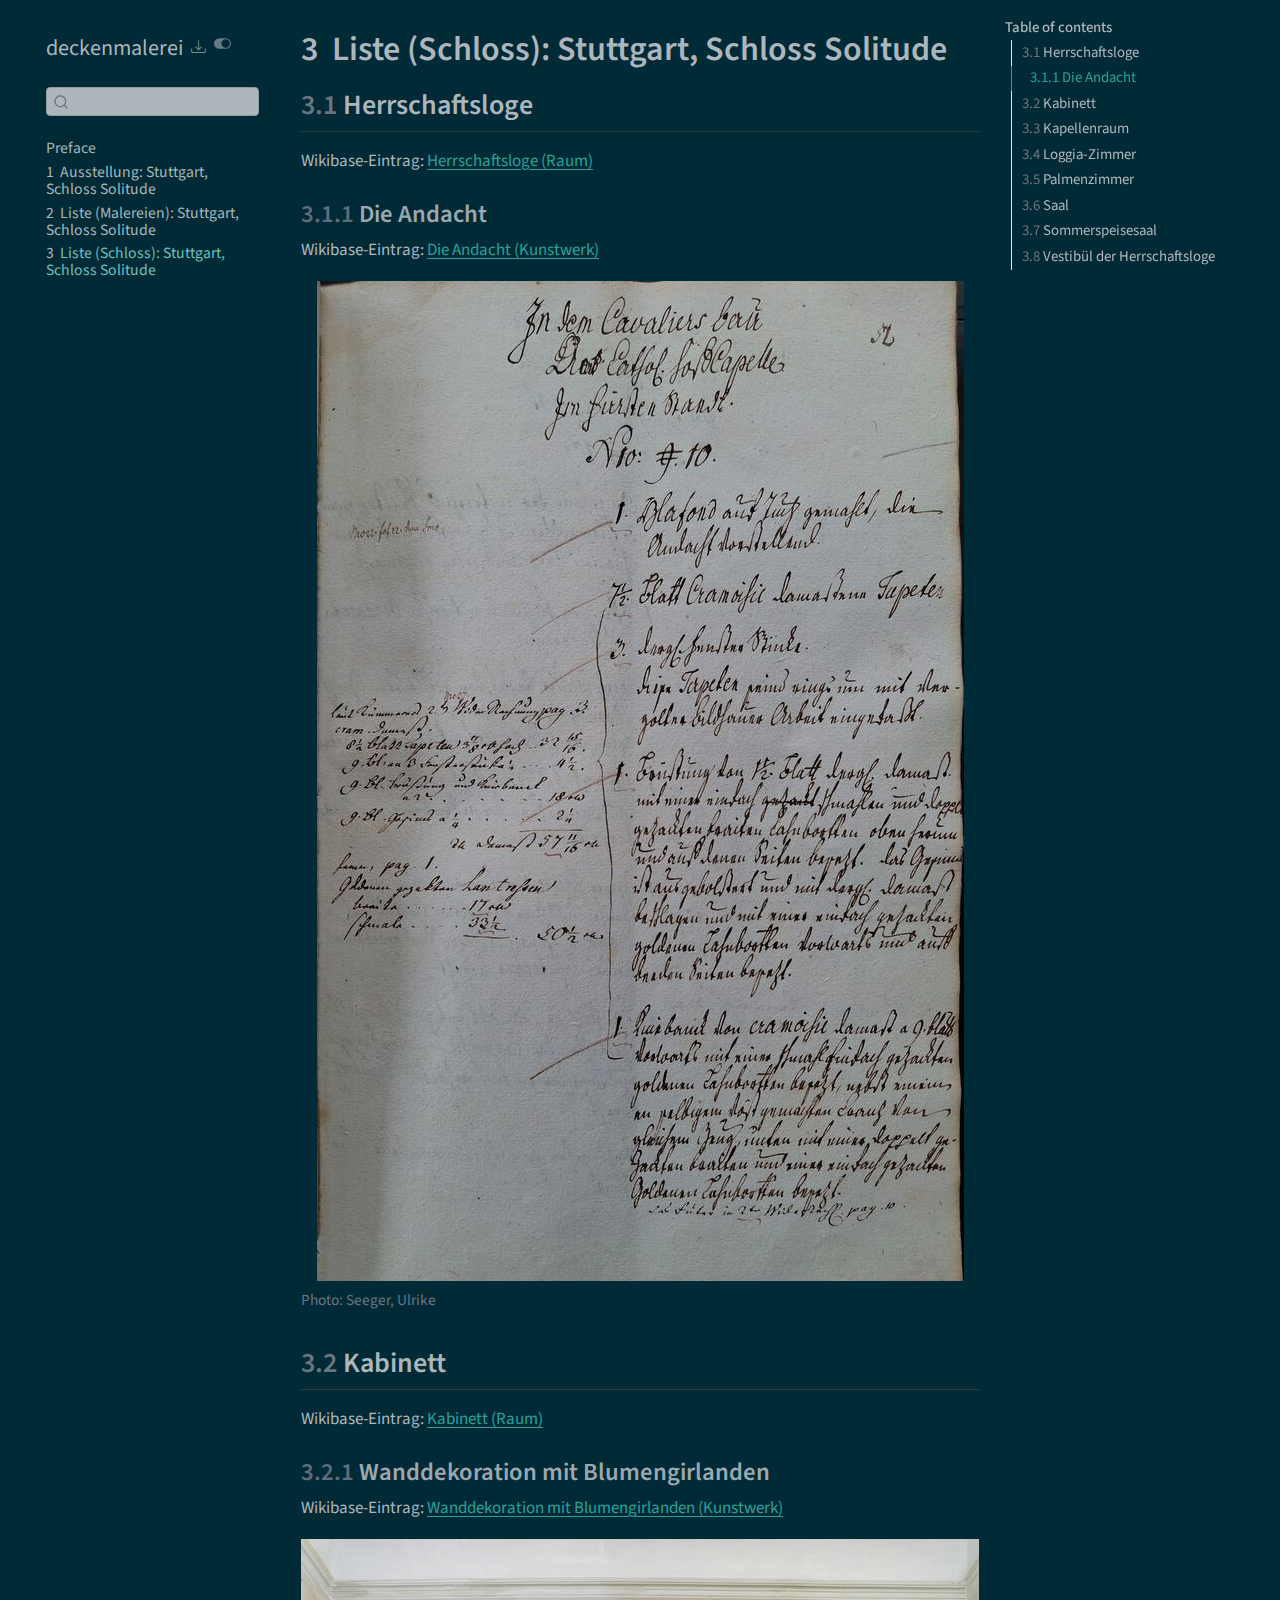
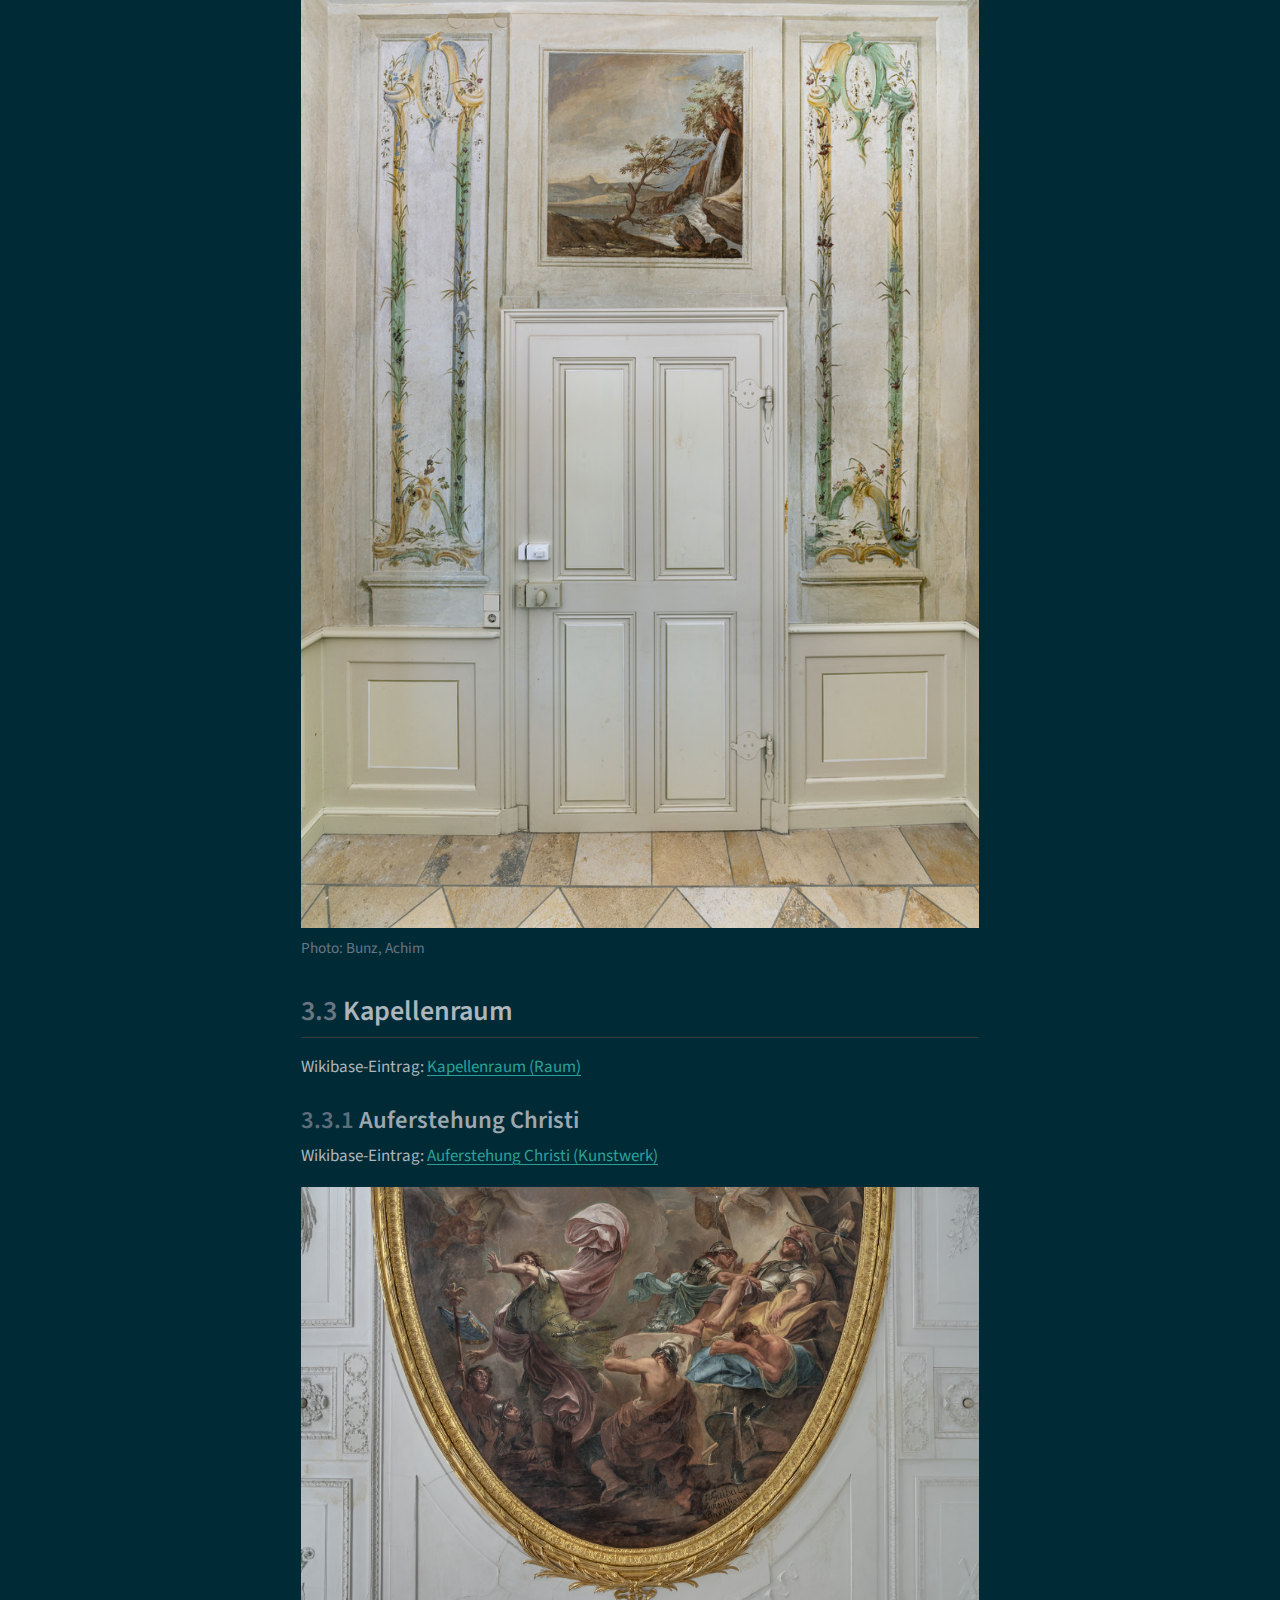
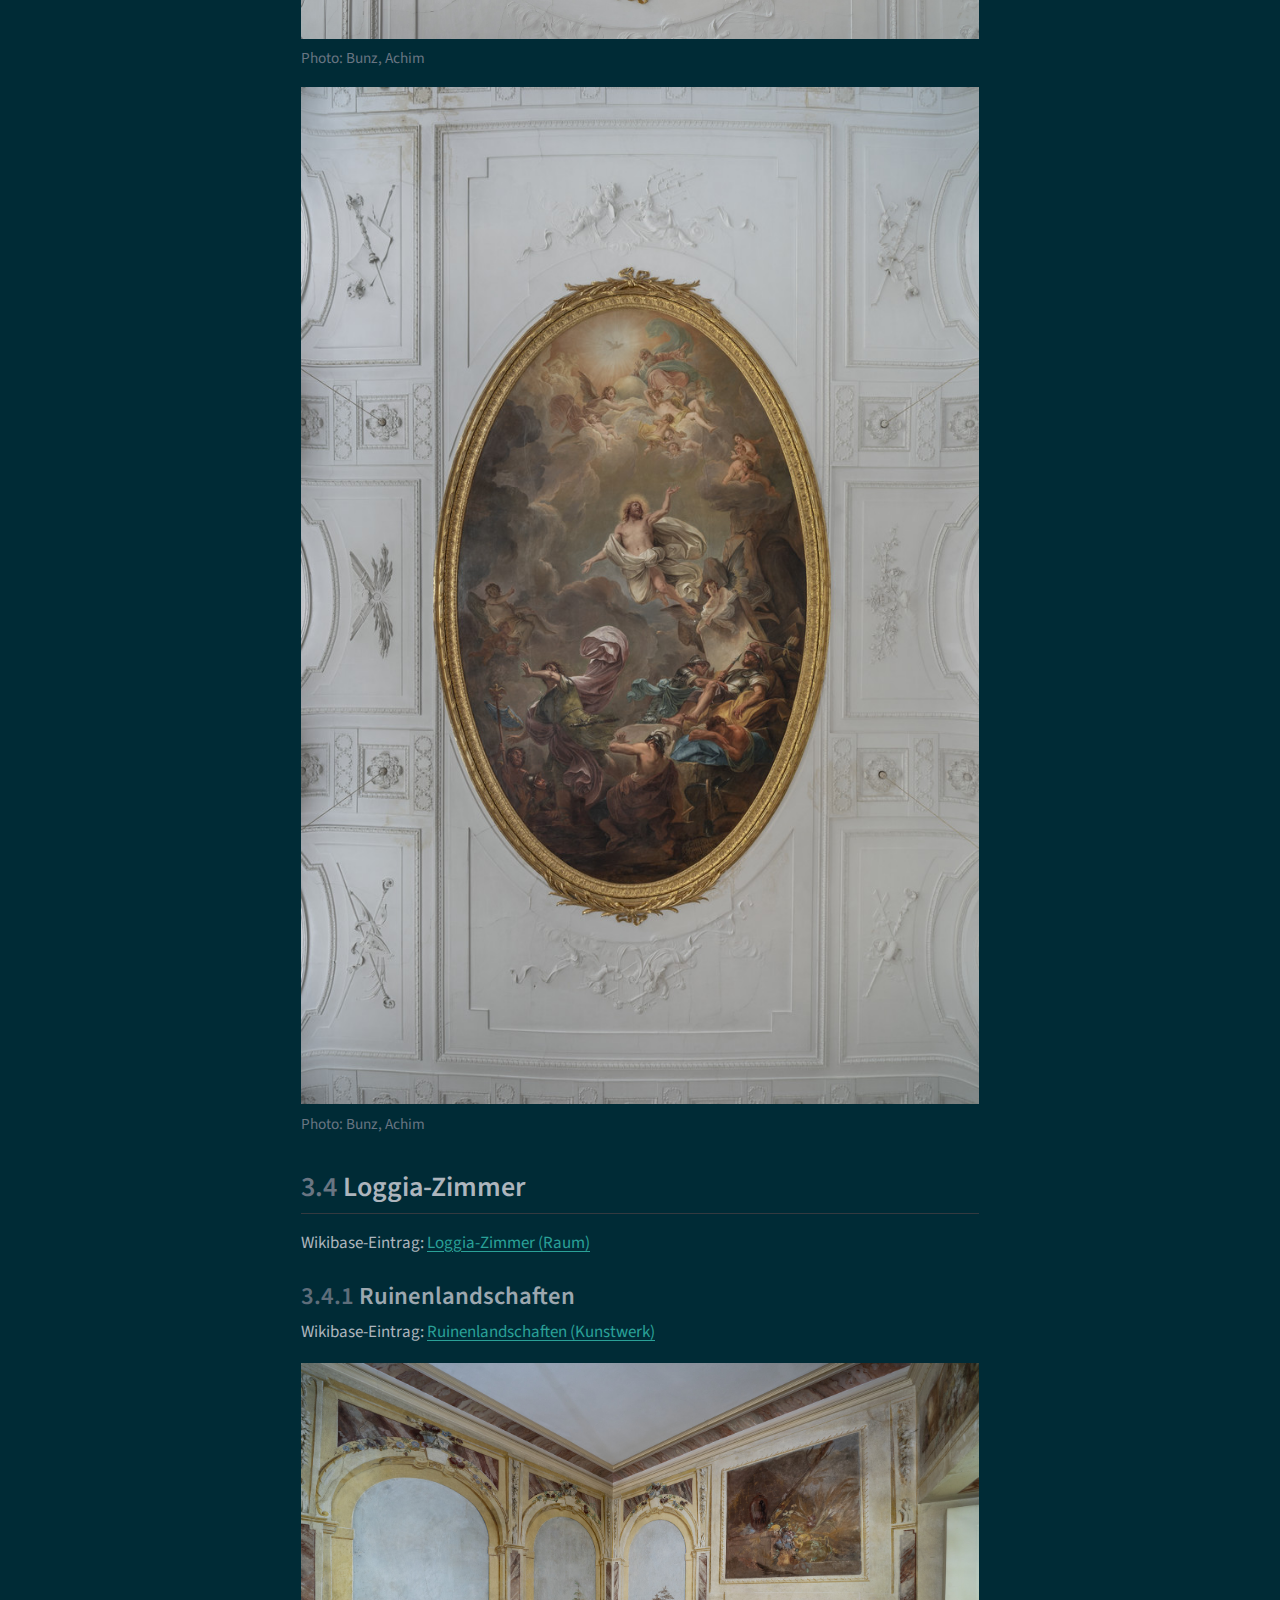
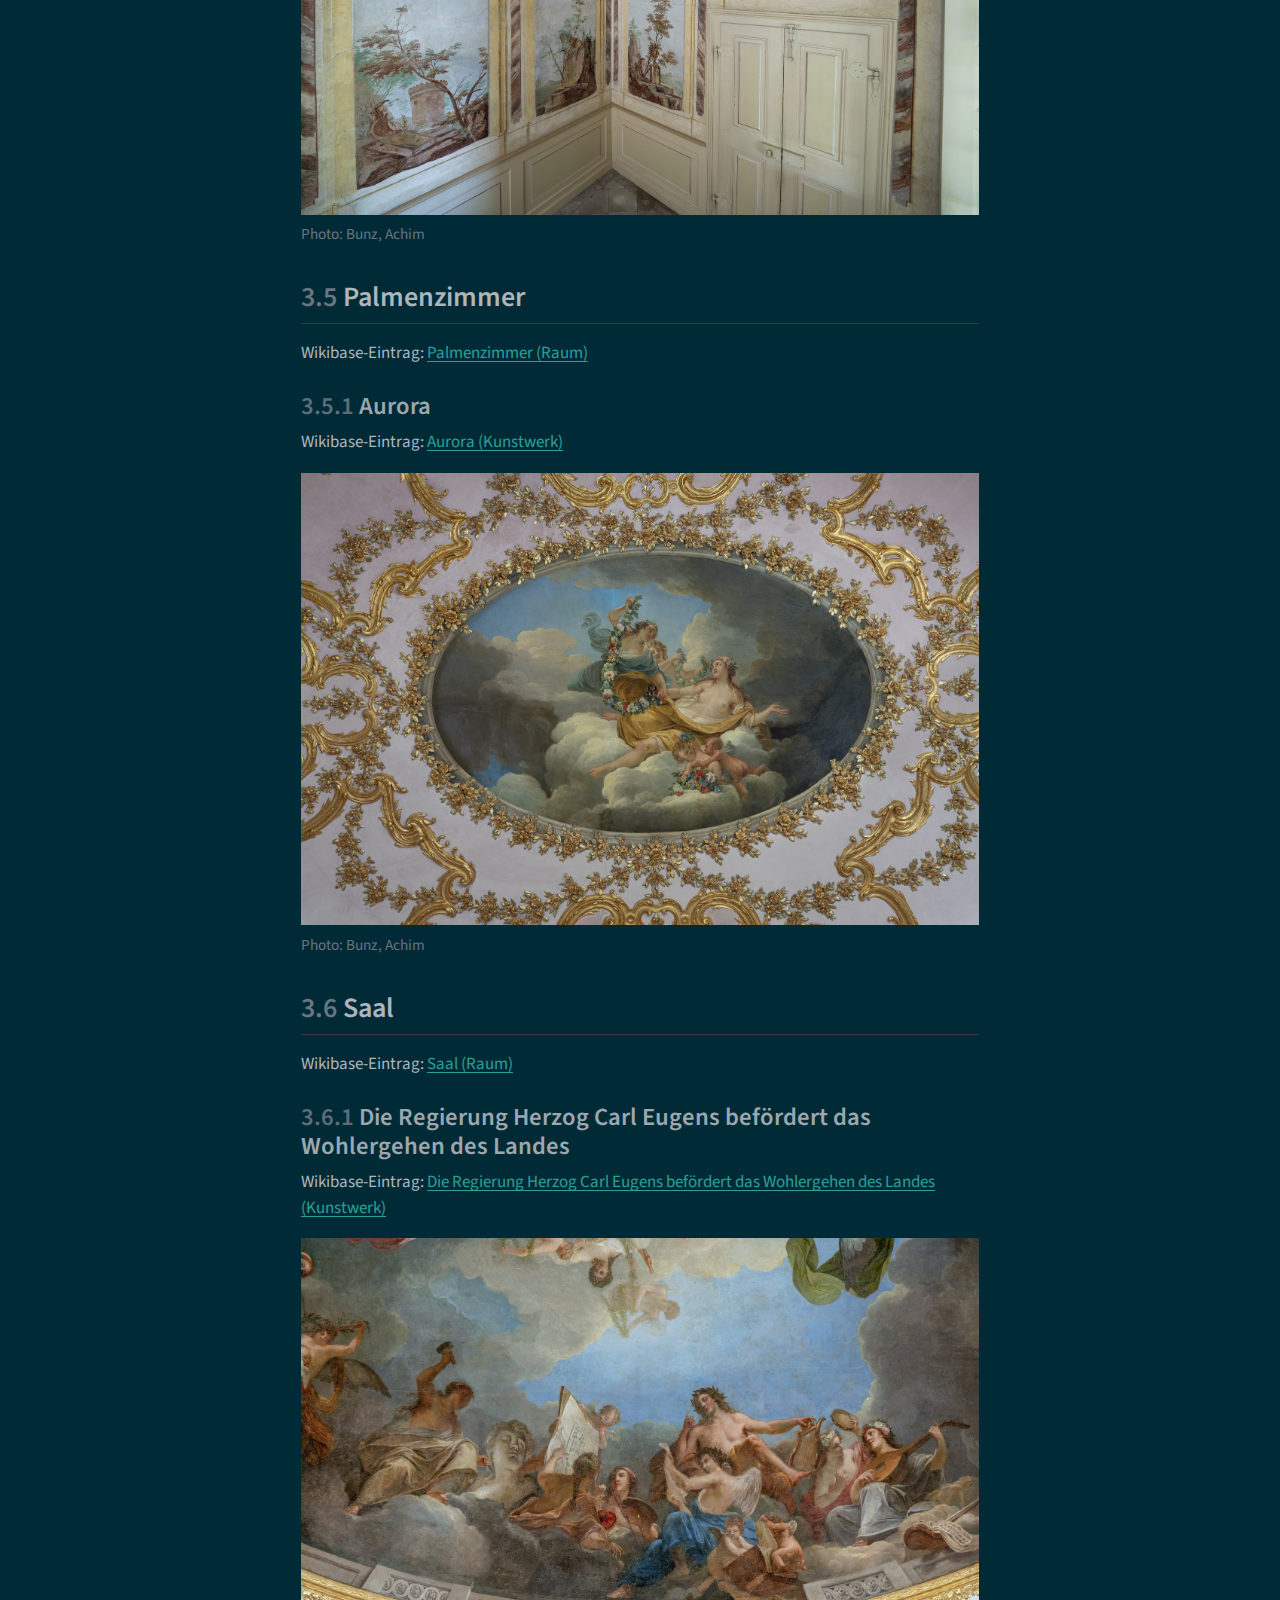
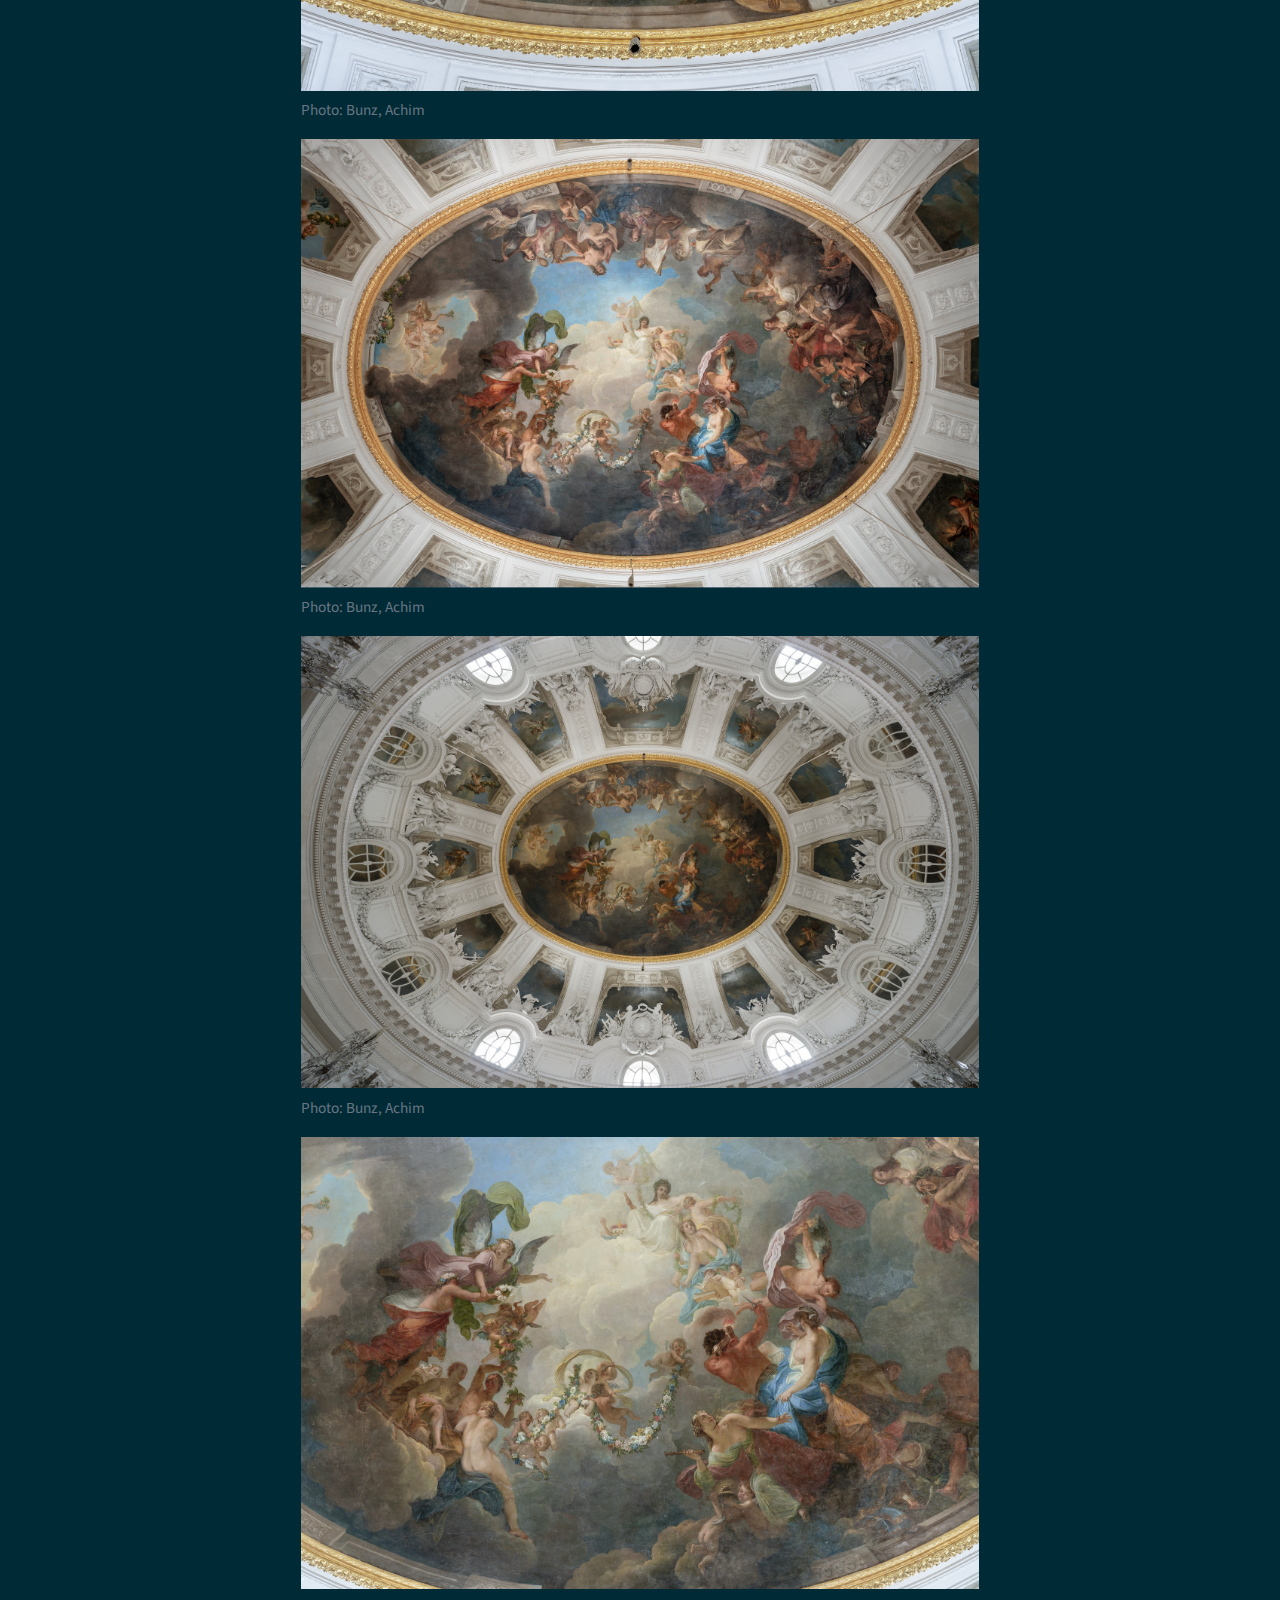
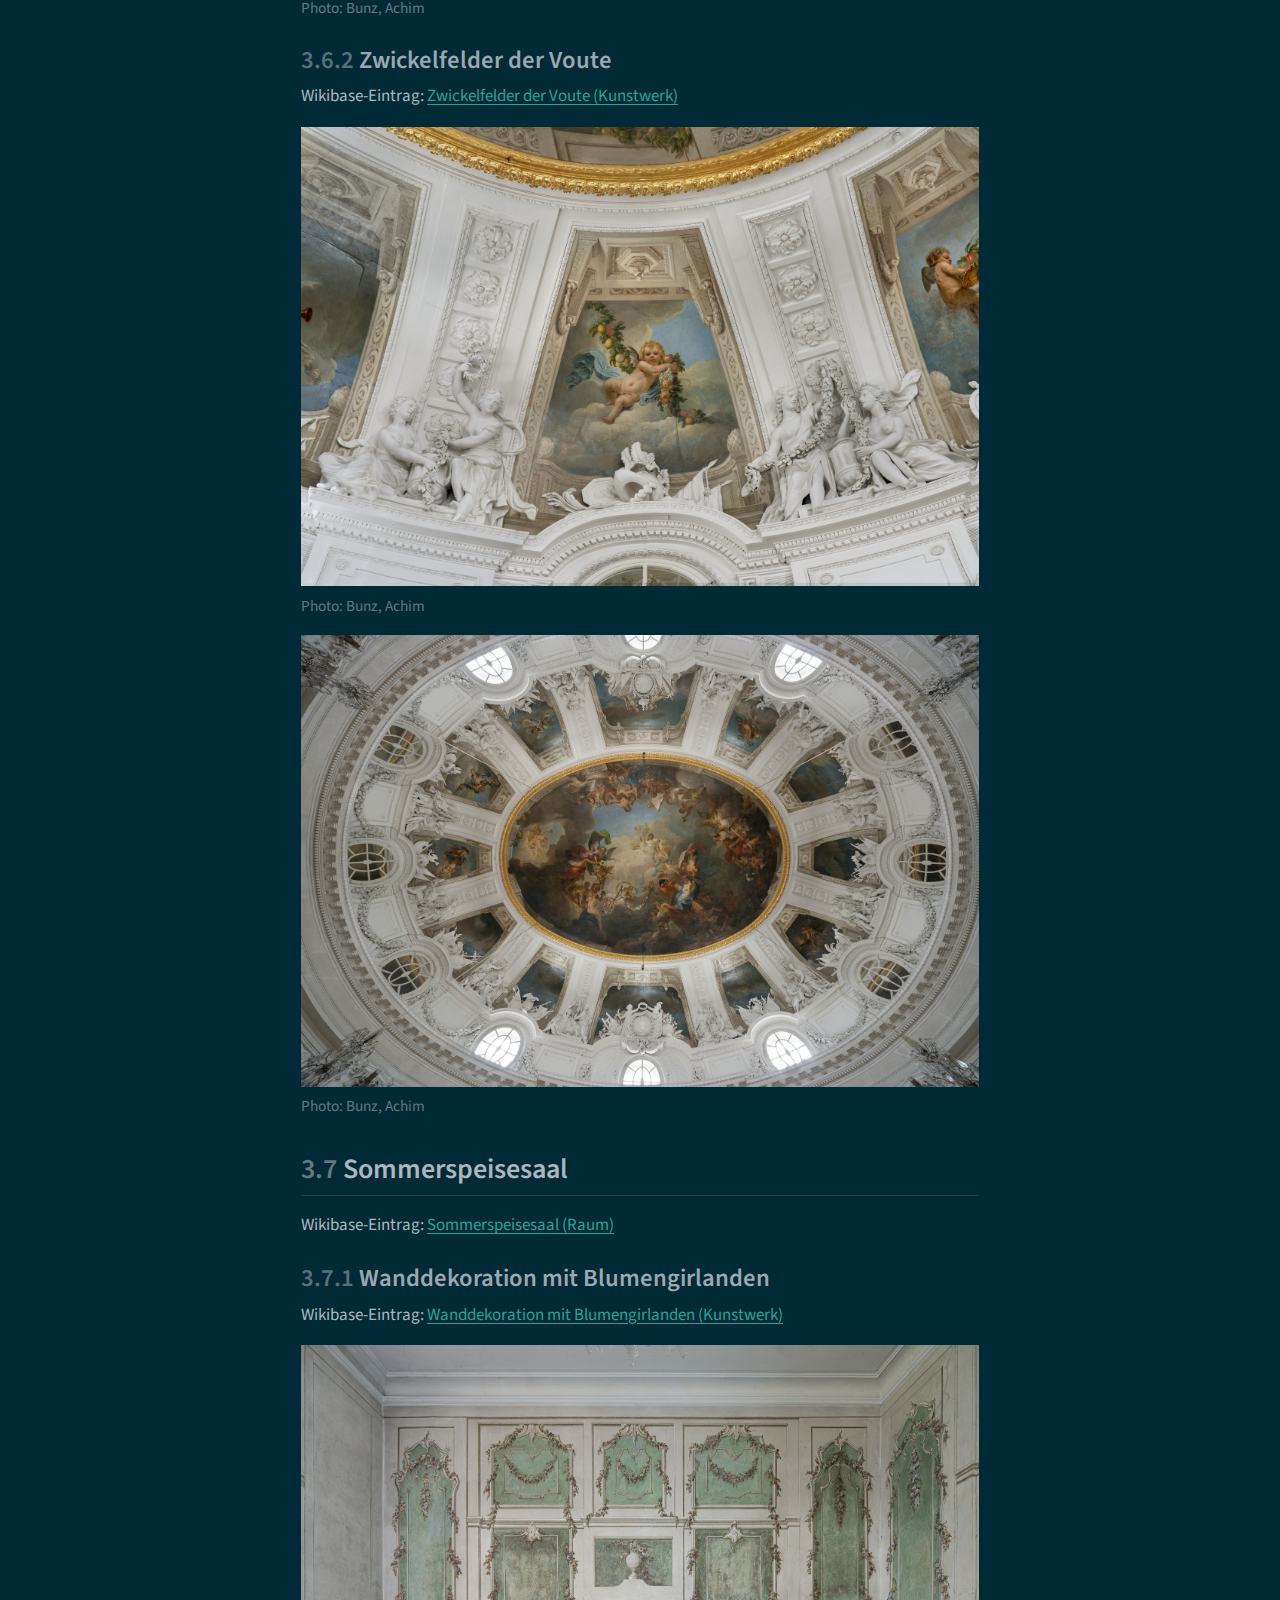
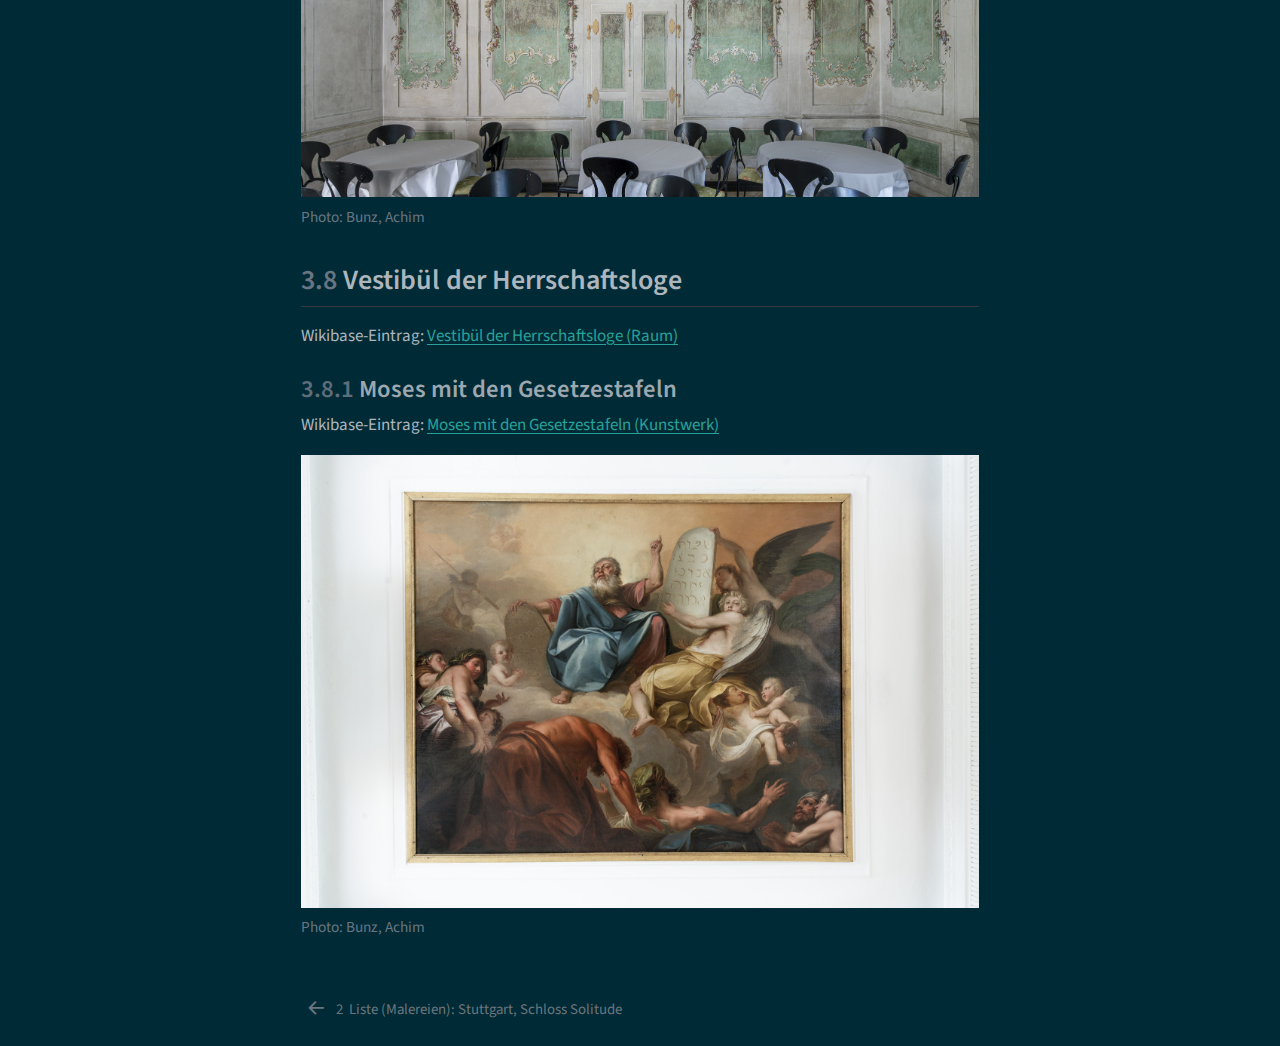
<file: Quarto/Docs/section3.html>
<!DOCTYPE html>
<html xmlns="http://www.w3.org/1999/xhtml" lang="en" xml:lang="en"><head>

<meta charset="utf-8">
<meta name="generator" content="quarto-1.7.34">

<meta name="viewport" content="width=device-width, initial-scale=1.0, user-scalable=yes">


<title>3&nbsp; Liste (Schloss): Stuttgart, Schloss Solitude – deckenmalerei</title>
<style>
code{white-space: pre-wrap;}
span.smallcaps{font-variant: small-caps;}
div.columns{display: flex; gap: min(4vw, 1.5em);}
div.column{flex: auto; overflow-x: auto;}
div.hanging-indent{margin-left: 1.5em; text-indent: -1.5em;}
ul.task-list{list-style: none;}
ul.task-list li input[type="checkbox"] {
  width: 0.8em;
  margin: 0 0.8em 0.2em -1em; /* quarto-specific, see https://github.com/quarto-dev/quarto-cli/issues/4556 */ 
  vertical-align: middle;
}
</style>


<script src="site_libs/quarto-nav/quarto-nav.js"></script>
<script src="site_libs/quarto-nav/headroom.min.js"></script>
<script src="site_libs/clipboard/clipboard.min.js"></script>
<script src="site_libs/quarto-search/autocomplete.umd.js"></script>
<script src="site_libs/quarto-search/fuse.min.js"></script>
<script src="site_libs/quarto-search/quarto-search.js"></script>
<meta name="quarto:offset" content="./">
<link href="./section2.html" rel="prev">
<script src="site_libs/quarto-html/quarto.js" type="module"></script>
<script src="site_libs/quarto-html/tabsets/tabsets.js" type="module"></script>
<script src="site_libs/quarto-html/popper.min.js"></script>
<script src="site_libs/quarto-html/tippy.umd.min.js"></script>
<script src="site_libs/quarto-html/anchor.min.js"></script>
<link href="site_libs/quarto-html/tippy.css" rel="stylesheet">
<link href="site_libs/quarto-html/quarto-syntax-highlighting-c8ad9e5dbd60b7b70b38521ab19b7da4.css" rel="stylesheet" class="quarto-color-scheme" id="quarto-text-highlighting-styles">
<link href="site_libs/quarto-html/quarto-syntax-highlighting-dark-befe23ebd2f54d8af2c8a89d1a1611f1.css" rel="stylesheet" class="quarto-color-scheme quarto-color-alternate" id="quarto-text-highlighting-styles">
<script src="site_libs/bootstrap/bootstrap.min.js"></script>
<link href="site_libs/bootstrap/bootstrap-icons.css" rel="stylesheet">
<link href="site_libs/bootstrap/bootstrap-4224419dfc7caf08b3e322f9b1767e55.min.css" rel="stylesheet" append-hash="true" class="quarto-color-scheme" id="quarto-bootstrap" data-mode="light">
<link href="site_libs/bootstrap/bootstrap-dark-b3de7175a6ecf7c4f2abbcc948ad87ec.min.css" rel="stylesheet" append-hash="true" class="quarto-color-scheme quarto-color-alternate" id="quarto-bootstrap" data-mode="dark">
<script id="quarto-search-options" type="application/json">{
  "location": "sidebar",
  "copy-button": false,
  "collapse-after": 3,
  "panel-placement": "start",
  "type": "textbox",
  "limit": 50,
  "keyboard-shortcut": [
    "f",
    "/",
    "s"
  ],
  "show-item-context": false,
  "language": {
    "search-no-results-text": "No results",
    "search-matching-documents-text": "matching documents",
    "search-copy-link-title": "Copy link to search",
    "search-hide-matches-text": "Hide additional matches",
    "search-more-match-text": "more match in this document",
    "search-more-matches-text": "more matches in this document",
    "search-clear-button-title": "Clear",
    "search-text-placeholder": "",
    "search-detached-cancel-button-title": "Cancel",
    "search-submit-button-title": "Submit",
    "search-label": "Search"
  }
}</script>


</head>

<body class="nav-sidebar floating quarto-dark"><script id="quarto-html-before-body" type="application/javascript">
    const toggleBodyColorMode = (bsSheetEl) => {
      const mode = bsSheetEl.getAttribute("data-mode");
      const bodyEl = window.document.querySelector("body");
      if (mode === "dark") {
        bodyEl.classList.add("quarto-dark");
        bodyEl.classList.remove("quarto-light");
      } else {
        bodyEl.classList.add("quarto-light");
        bodyEl.classList.remove("quarto-dark");
      }
    }
    const toggleBodyColorPrimary = () => {
      const bsSheetEl = window.document.querySelector("link#quarto-bootstrap:not([rel=disabled-stylesheet])");
      if (bsSheetEl) {
        toggleBodyColorMode(bsSheetEl);
      }
    }
    const setColorSchemeToggle = (alternate) => {
      const toggles = window.document.querySelectorAll('.quarto-color-scheme-toggle');
      for (let i=0; i < toggles.length; i++) {
        const toggle = toggles[i];
        if (toggle) {
          if (alternate) {
            toggle.classList.add("alternate");
          } else {
            toggle.classList.remove("alternate");
          }
        }
      }
    };
    const toggleColorMode = (alternate) => {
      // Switch the stylesheets
      const primaryStylesheets = window.document.querySelectorAll('link.quarto-color-scheme:not(.quarto-color-alternate)');
      const alternateStylesheets = window.document.querySelectorAll('link.quarto-color-scheme.quarto-color-alternate');
      manageTransitions('#quarto-margin-sidebar .nav-link', false);
      if (alternate) {
        // note: dark is layered on light, we don't disable primary!
        enableStylesheet(alternateStylesheets);
        for (const sheetNode of alternateStylesheets) {
          if (sheetNode.id === "quarto-bootstrap") {
            toggleBodyColorMode(sheetNode);
          }
        }
      } else {
        disableStylesheet(alternateStylesheets);
        enableStylesheet(primaryStylesheets)
        toggleBodyColorPrimary();
      }
      manageTransitions('#quarto-margin-sidebar .nav-link', true);
      // Switch the toggles
      setColorSchemeToggle(alternate)
      // Hack to workaround the fact that safari doesn't
      // properly recolor the scrollbar when toggling (#1455)
      if (navigator.userAgent.indexOf('Safari') > 0 && navigator.userAgent.indexOf('Chrome') == -1) {
        manageTransitions("body", false);
        window.scrollTo(0, 1);
        setTimeout(() => {
          window.scrollTo(0, 0);
          manageTransitions("body", true);
        }, 40);
      }
    }
    const disableStylesheet = (stylesheets) => {
      for (let i=0; i < stylesheets.length; i++) {
        const stylesheet = stylesheets[i];
        stylesheet.rel = 'disabled-stylesheet';
      }
    }
    const enableStylesheet = (stylesheets) => {
      for (let i=0; i < stylesheets.length; i++) {
        const stylesheet = stylesheets[i];
        if(stylesheet.rel !== 'stylesheet') { // for Chrome, which will still FOUC without this check
          stylesheet.rel = 'stylesheet';
        }
      }
    }
    const manageTransitions = (selector, allowTransitions) => {
      const els = window.document.querySelectorAll(selector);
      for (let i=0; i < els.length; i++) {
        const el = els[i];
        if (allowTransitions) {
          el.classList.remove('notransition');
        } else {
          el.classList.add('notransition');
        }
      }
    }
    const isFileUrl = () => {
      return window.location.protocol === 'file:';
    }
    const hasAlternateSentinel = () => {
      let styleSentinel = getColorSchemeSentinel();
      if (styleSentinel !== null) {
        return styleSentinel === "alternate";
      } else {
        return false;
      }
    }
    const setStyleSentinel = (alternate) => {
      const value = alternate ? "alternate" : "default";
      if (!isFileUrl()) {
        window.localStorage.setItem("quarto-color-scheme", value);
      } else {
        localAlternateSentinel = value;
      }
    }
    const getColorSchemeSentinel = () => {
      if (!isFileUrl()) {
        const storageValue = window.localStorage.getItem("quarto-color-scheme");
        return storageValue != null ? storageValue : localAlternateSentinel;
      } else {
        return localAlternateSentinel;
      }
    }
    const toggleGiscusIfUsed = (isAlternate, darkModeDefault) => {
      const baseTheme = document.querySelector('#giscus-base-theme')?.value ?? 'light';
      const alternateTheme = document.querySelector('#giscus-alt-theme')?.value ?? 'dark';
      let newTheme = '';
      if(authorPrefersDark) {
        newTheme = isAlternate ? baseTheme : alternateTheme;
      } else {
        newTheme = isAlternate ? alternateTheme : baseTheme;
      }
      const changeGiscusTheme = () => {
        // From: https://github.com/giscus/giscus/issues/336
        const sendMessage = (message) => {
          const iframe = document.querySelector('iframe.giscus-frame');
          if (!iframe) return;
          iframe.contentWindow.postMessage({ giscus: message }, 'https://giscus.app');
        }
        sendMessage({
          setConfig: {
            theme: newTheme
          }
        });
      }
      const isGiscussLoaded = window.document.querySelector('iframe.giscus-frame') !== null;
      if (isGiscussLoaded) {
        changeGiscusTheme();
      }
    };
    const authorPrefersDark = true;
    const darkModeDefault = authorPrefersDark;
    let localAlternateSentinel = darkModeDefault ? 'alternate' : 'default';
    // Dark / light mode switch
    window.quartoToggleColorScheme = () => {
      // Read the current dark / light value
      let toAlternate = !hasAlternateSentinel();
      toggleColorMode(toAlternate);
      setStyleSentinel(toAlternate);
      toggleGiscusIfUsed(toAlternate, darkModeDefault);
      window.dispatchEvent(new Event('resize'));
    };
    // Switch to dark mode if need be
    if (hasAlternateSentinel()) {
      toggleColorMode(true);
    } else {
      toggleColorMode(false);
    }
  </script>

<div id="quarto-search-results"></div>
  <header id="quarto-header" class="headroom fixed-top">
  <nav class="quarto-secondary-nav">
    <div class="container-fluid d-flex">
      <button type="button" class="quarto-btn-toggle btn" data-bs-toggle="collapse" role="button" data-bs-target=".quarto-sidebar-collapse-item" aria-controls="quarto-sidebar" aria-expanded="false" aria-label="Toggle sidebar navigation" onclick="if (window.quartoToggleHeadroom) { window.quartoToggleHeadroom(); }">
        <i class="bi bi-layout-text-sidebar-reverse"></i>
      </button>
        <nav class="quarto-page-breadcrumbs" aria-label="breadcrumb"><ol class="breadcrumb"><li class="breadcrumb-item"><a href="./section3.html"><span class="chapter-number">3</span>&nbsp; <span class="chapter-title">Liste (Schloss): Stuttgart, Schloss Solitude</span></a></li></ol></nav>
        <a class="flex-grow-1" role="navigation" data-bs-toggle="collapse" data-bs-target=".quarto-sidebar-collapse-item" aria-controls="quarto-sidebar" aria-expanded="false" aria-label="Toggle sidebar navigation" onclick="if (window.quartoToggleHeadroom) { window.quartoToggleHeadroom(); }">      
        </a>
      <button type="button" class="btn quarto-search-button" aria-label="Search" onclick="window.quartoOpenSearch();">
        <i class="bi bi-search"></i>
      </button>
    </div>
  </nav>
</header>
<!-- content -->
<div id="quarto-content" class="quarto-container page-columns page-rows-contents page-layout-article">
<!-- sidebar -->
  <nav id="quarto-sidebar" class="sidebar collapse collapse-horizontal quarto-sidebar-collapse-item sidebar-navigation floating overflow-auto">
    <div class="pt-lg-2 mt-2 text-left sidebar-header">
    <div class="sidebar-title mb-0 py-0">
      <a href="./">deckenmalerei</a> 
        <div class="sidebar-tools-main">
    <div class="dropdown">
      <a href="" title="Download" id="quarto-navigation-tool-dropdown-0" class="quarto-navigation-tool dropdown-toggle px-1" data-bs-toggle="dropdown" aria-expanded="false" role="link" aria-label="Download"><i class="bi bi-download"></i></a>
      <ul class="dropdown-menu" aria-labelledby="quarto-navigation-tool-dropdown-0">
          <li>
            <a class="dropdown-item sidebar-tools-main-item" href="./deckenmalerei.pdf">
              <i class="bi bi-file-pdf pe-1"></i>
            Download PDF
            </a>
          </li>
          <li>
            <a class="dropdown-item sidebar-tools-main-item" href="./deckenmalerei.epub">
              <i class="bi bi-journal pe-1"></i>
            Download ePub
            </a>
          </li>
          <li>
            <a class="dropdown-item sidebar-tools-main-item" href="./deckenmalerei.docx">
              <i class="bi bi-file-word pe-1"></i>
            Download Docx
            </a>
          </li>
      </ul>
    </div>
  <a href="" class="quarto-color-scheme-toggle quarto-navigation-tool  px-1" onclick="window.quartoToggleColorScheme(); return false;" title="Toggle dark mode"><i class="bi"></i></a>
</div>
    </div>
      </div>
        <div class="mt-2 flex-shrink-0 align-items-center">
        <div class="sidebar-search">
        <div id="quarto-search" class="" title="Search"></div>
        </div>
        </div>
    <div class="sidebar-menu-container"> 
    <ul class="list-unstyled mt-1">
        <li class="sidebar-item">
  <div class="sidebar-item-container"> 
  <a href="./index.html" class="sidebar-item-text sidebar-link">
 <span class="menu-text">Preface</span></a>
  </div>
</li>
        <li class="sidebar-item">
  <div class="sidebar-item-container"> 
  <a href="./section1.html" class="sidebar-item-text sidebar-link">
 <span class="menu-text"><span class="chapter-number">1</span>&nbsp; <span class="chapter-title">Ausstellung: Stuttgart, Schloss Solitude</span></span></a>
  </div>
</li>
        <li class="sidebar-item">
  <div class="sidebar-item-container"> 
  <a href="./section2.html" class="sidebar-item-text sidebar-link">
 <span class="menu-text"><span class="chapter-number">2</span>&nbsp; <span class="chapter-title">Liste (Malereien): Stuttgart, Schloss Solitude</span></span></a>
  </div>
</li>
        <li class="sidebar-item">
  <div class="sidebar-item-container"> 
  <a href="./section3.html" class="sidebar-item-text sidebar-link active">
 <span class="menu-text"><span class="chapter-number">3</span>&nbsp; <span class="chapter-title">Liste (Schloss): Stuttgart, Schloss Solitude</span></span></a>
  </div>
</li>
    </ul>
    </div>
</nav>
<div id="quarto-sidebar-glass" class="quarto-sidebar-collapse-item" data-bs-toggle="collapse" data-bs-target=".quarto-sidebar-collapse-item"></div>
<!-- margin-sidebar -->
    <div id="quarto-margin-sidebar" class="sidebar margin-sidebar">
        <nav id="TOC" role="doc-toc" class="toc-active">
    <h2 id="toc-title">Table of contents</h2>
   
  <ul>
  <li><a href="#herrschaftsloge" id="toc-herrschaftsloge" class="nav-link active" data-scroll-target="#herrschaftsloge"><span class="header-section-number">3.1</span> Herrschaftsloge</a>
  <ul class="collapse">
  <li><a href="#die-andacht" id="toc-die-andacht" class="nav-link" data-scroll-target="#die-andacht"><span class="header-section-number">3.1.1</span> Die Andacht</a></li>
  </ul></li>
  <li><a href="#kabinett" id="toc-kabinett" class="nav-link" data-scroll-target="#kabinett"><span class="header-section-number">3.2</span> Kabinett</a>
  <ul class="collapse">
  <li><a href="#wanddekoration-mit-blumengirlanden" id="toc-wanddekoration-mit-blumengirlanden" class="nav-link" data-scroll-target="#wanddekoration-mit-blumengirlanden"><span class="header-section-number">3.2.1</span> Wanddekoration mit Blumengirlanden</a></li>
  </ul></li>
  <li><a href="#kapellenraum" id="toc-kapellenraum" class="nav-link" data-scroll-target="#kapellenraum"><span class="header-section-number">3.3</span> Kapellenraum</a>
  <ul class="collapse">
  <li><a href="#auferstehung-christi" id="toc-auferstehung-christi" class="nav-link" data-scroll-target="#auferstehung-christi"><span class="header-section-number">3.3.1</span> Auferstehung Christi</a></li>
  </ul></li>
  <li><a href="#loggia-zimmer" id="toc-loggia-zimmer" class="nav-link" data-scroll-target="#loggia-zimmer"><span class="header-section-number">3.4</span> Loggia-Zimmer</a>
  <ul class="collapse">
  <li><a href="#ruinenlandschaften" id="toc-ruinenlandschaften" class="nav-link" data-scroll-target="#ruinenlandschaften"><span class="header-section-number">3.4.1</span> Ruinenlandschaften</a></li>
  </ul></li>
  <li><a href="#palmenzimmer" id="toc-palmenzimmer" class="nav-link" data-scroll-target="#palmenzimmer"><span class="header-section-number">3.5</span> Palmenzimmer</a>
  <ul class="collapse">
  <li><a href="#aurora" id="toc-aurora" class="nav-link" data-scroll-target="#aurora"><span class="header-section-number">3.5.1</span> Aurora</a></li>
  </ul></li>
  <li><a href="#saal" id="toc-saal" class="nav-link" data-scroll-target="#saal"><span class="header-section-number">3.6</span> Saal</a>
  <ul class="collapse">
  <li><a href="#die-regierung-herzog-carl-eugens-befördert-das-wohlergehen-des-landes" id="toc-die-regierung-herzog-carl-eugens-befördert-das-wohlergehen-des-landes" class="nav-link" data-scroll-target="#die-regierung-herzog-carl-eugens-befördert-das-wohlergehen-des-landes"><span class="header-section-number">3.6.1</span> Die Regierung Herzog Carl Eugens befördert das Wohlergehen des Landes</a></li>
  <li><a href="#zwickelfelder-der-voute" id="toc-zwickelfelder-der-voute" class="nav-link" data-scroll-target="#zwickelfelder-der-voute"><span class="header-section-number">3.6.2</span> Zwickelfelder der Voute</a></li>
  </ul></li>
  <li><a href="#sommerspeisesaal" id="toc-sommerspeisesaal" class="nav-link" data-scroll-target="#sommerspeisesaal"><span class="header-section-number">3.7</span> Sommerspeisesaal</a>
  <ul class="collapse">
  <li><a href="#wanddekoration-mit-blumengirlanden-1" id="toc-wanddekoration-mit-blumengirlanden-1" class="nav-link" data-scroll-target="#wanddekoration-mit-blumengirlanden-1"><span class="header-section-number">3.7.1</span> Wanddekoration mit Blumengirlanden</a></li>
  </ul></li>
  <li><a href="#vestibül-der-herrschaftsloge" id="toc-vestibül-der-herrschaftsloge" class="nav-link" data-scroll-target="#vestibül-der-herrschaftsloge"><span class="header-section-number">3.8</span> Vestibül der Herrschaftsloge</a>
  <ul class="collapse">
  <li><a href="#moses-mit-den-gesetzestafeln" id="toc-moses-mit-den-gesetzestafeln" class="nav-link" data-scroll-target="#moses-mit-den-gesetzestafeln"><span class="header-section-number">3.8.1</span> Moses mit den Gesetzestafeln</a></li>
  </ul></li>
  </ul>
</nav>
    </div>
<!-- main -->
<main class="content" id="quarto-document-content">


<header id="title-block-header" class="quarto-title-block default">
<div class="quarto-title">
<h1 class="title"><span class="chapter-number">3</span>&nbsp; <span class="chapter-title">Liste (Schloss): Stuttgart, Schloss Solitude</span></h1>
</div>



<div class="quarto-title-meta">

    
  
    
  </div>
  


</header>


<section id="herrschaftsloge" class="level2" data-number="3.1">
<h2 data-number="3.1" class="anchored" data-anchor-id="herrschaftsloge"><span class="header-section-number">3.1</span> Herrschaftsloge</h2>
<p>Wikibase-Eintrag: <a href="https://wikibase.kewl.org/entity/Q77">Herrschaftsloge (Raum)</a></p>
<section id="die-andacht" class="level3" data-number="3.1.1">
<h3 data-number="3.1.1" class="anchored" data-anchor-id="die-andacht"><span class="header-section-number">3.1.1</span> Die Andacht</h3>
<p>Wikibase-Eintrag: <a href="https://wikibase.kewl.org/entity/Q78">Die Andacht (Kunstwerk)</a></p>
<div class="quarto-figure quarto-figure-center">
<figure class="figure">
<p><img src="7b47af6de9df558e2e09d4cd197d34d2a4d791528d480de6855ddf50cc2f1f1d.jpeg" class="img-fluid figure-img" data-group="room-gallery"></p>
<figcaption>Photo: Seeger, Ulrike</figcaption>
</figure>
</div>
</section>
</section>
<section id="kabinett" class="level2" data-number="3.2">
<h2 data-number="3.2" class="anchored" data-anchor-id="kabinett"><span class="header-section-number">3.2</span> Kabinett</h2>
<p>Wikibase-Eintrag: <a href="https://wikibase.kewl.org/entity/Q89">Kabinett (Raum)</a></p>
<section id="wanddekoration-mit-blumengirlanden" class="level3" data-number="3.2.1">
<h3 data-number="3.2.1" class="anchored" data-anchor-id="wanddekoration-mit-blumengirlanden"><span class="header-section-number">3.2.1</span> Wanddekoration mit Blumengirlanden</h3>
<p>Wikibase-Eintrag: <a href="https://wikibase.kewl.org/entity/Q90">Wanddekoration mit Blumengirlanden (Kunstwerk)</a></p>
<div class="quarto-figure quarto-figure-center">
<figure class="figure">
<p><img src="110f9215beead810a435360536e22d74272e591b153402d55fa2c12e4f96c9c9.jpeg" class="img-fluid figure-img" data-group="room-gallery"></p>
<figcaption>Photo: Bunz, Achim</figcaption>
</figure>
</div>
</section>
</section>
<section id="kapellenraum" class="level2" data-number="3.3">
<h2 data-number="3.3" class="anchored" data-anchor-id="kapellenraum"><span class="header-section-number">3.3</span> Kapellenraum</h2>
<p>Wikibase-Eintrag: <a href="https://wikibase.kewl.org/entity/Q79">Kapellenraum (Raum)</a></p>
<section id="auferstehung-christi" class="level3" data-number="3.3.1">
<h3 data-number="3.3.1" class="anchored" data-anchor-id="auferstehung-christi"><span class="header-section-number">3.3.1</span> Auferstehung Christi</h3>
<p>Wikibase-Eintrag: <a href="https://wikibase.kewl.org/entity/Q80">Auferstehung Christi (Kunstwerk)</a></p>
<div class="quarto-figure quarto-figure-center">
<figure class="figure">
<p><img src="7df04781de69afd68ccd5abb5b930980fa826d8104eb7c274f3119c244c2031a.jpeg" class="img-fluid figure-img" data-group="room-gallery"></p>
<figcaption>Photo: Bunz, Achim</figcaption>
</figure>
</div>
<div class="quarto-figure quarto-figure-center">
<figure class="figure">
<p><img src="dae12894fffc3e93e00abb3279b7136cc7c77aa572d39a675b7d17fb72210630.jpeg" class="img-fluid figure-img" data-group="room-gallery"></p>
<figcaption>Photo: Bunz, Achim</figcaption>
</figure>
</div>
</section>
</section>
<section id="loggia-zimmer" class="level2" data-number="3.4">
<h2 data-number="3.4" class="anchored" data-anchor-id="loggia-zimmer"><span class="header-section-number">3.4</span> Loggia-Zimmer</h2>
<p>Wikibase-Eintrag: <a href="https://wikibase.kewl.org/entity/Q87">Loggia-Zimmer (Raum)</a></p>
<section id="ruinenlandschaften" class="level3" data-number="3.4.1">
<h3 data-number="3.4.1" class="anchored" data-anchor-id="ruinenlandschaften"><span class="header-section-number">3.4.1</span> Ruinenlandschaften</h3>
<p>Wikibase-Eintrag: <a href="https://wikibase.kewl.org/entity/Q88">Ruinenlandschaften (Kunstwerk)</a></p>
<div class="quarto-figure quarto-figure-center">
<figure class="figure">
<p><img src="c55a7c1cc6c866c6e04a911dfa133fc016c64762e80c739a7ac60647e0ff93f3.jpeg" class="img-fluid figure-img" data-group="room-gallery"></p>
<figcaption>Photo: Bunz, Achim</figcaption>
</figure>
</div>
</section>
</section>
<section id="palmenzimmer" class="level2" data-number="3.5">
<h2 data-number="3.5" class="anchored" data-anchor-id="palmenzimmer"><span class="header-section-number">3.5</span> Palmenzimmer</h2>
<p>Wikibase-Eintrag: <a href="https://wikibase.kewl.org/entity/Q96">Palmenzimmer (Raum)</a></p>
<section id="aurora" class="level3" data-number="3.5.1">
<h3 data-number="3.5.1" class="anchored" data-anchor-id="aurora"><span class="header-section-number">3.5.1</span> Aurora</h3>
<p>Wikibase-Eintrag: <a href="https://wikibase.kewl.org/entity/Q97">Aurora (Kunstwerk)</a></p>
<div class="quarto-figure quarto-figure-center">
<figure class="figure">
<p><img src="582503e48479be66b50def76850f3b6abbf08be21b34b6943bc23730beeca83a.jpeg" class="img-fluid figure-img" data-group="room-gallery"></p>
<figcaption>Photo: Bunz, Achim</figcaption>
</figure>
</div>
</section>
</section>
<section id="saal" class="level2" data-number="3.6">
<h2 data-number="3.6" class="anchored" data-anchor-id="saal"><span class="header-section-number">3.6</span> Saal</h2>
<p>Wikibase-Eintrag: <a href="https://wikibase.kewl.org/entity/Q92">Saal (Raum)</a></p>
<section id="die-regierung-herzog-carl-eugens-befördert-das-wohlergehen-des-landes" class="level3" data-number="3.6.1">
<h3 data-number="3.6.1" class="anchored" data-anchor-id="die-regierung-herzog-carl-eugens-befördert-das-wohlergehen-des-landes"><span class="header-section-number">3.6.1</span> Die Regierung Herzog Carl Eugens befördert das Wohlergehen des Landes</h3>
<p>Wikibase-Eintrag: <a href="https://wikibase.kewl.org/entity/Q94">Die Regierung Herzog Carl Eugens befördert das Wohlergehen des Landes (Kunstwerk)</a></p>
<div class="quarto-figure quarto-figure-center">
<figure class="figure">
<p><img src="2929d37b3d0a97b61bcdac500159106e48f79d7675499c33c0b16075df720245.jpeg" class="img-fluid figure-img" data-group="room-gallery"></p>
<figcaption>Photo: Bunz, Achim</figcaption>
</figure>
</div>
<div class="quarto-figure quarto-figure-center">
<figure class="figure">
<p><img src="2ed8e6a869f2154d37ff028f37d13273a89a757d852e8b638886a48467caa42c.jpeg" class="img-fluid figure-img" data-group="room-gallery"></p>
<figcaption>Photo: Bunz, Achim</figcaption>
</figure>
</div>
<div class="quarto-figure quarto-figure-center">
<figure class="figure">
<p><img src="9706c434b28c72cd4f4904799c7bb6163e806d9c663ac6f472e78a8167ee4827.jpeg" class="img-fluid figure-img" data-group="room-gallery"></p>
<figcaption>Photo: Bunz, Achim</figcaption>
</figure>
</div>
<div class="quarto-figure quarto-figure-center">
<figure class="figure">
<p><img src="200b344ea0bc5263ef8b379141a2a031ec4361a781c37dfc2920878ebf7813ea.jpeg" class="img-fluid figure-img" data-group="room-gallery"></p>
<figcaption>Photo: Bunz, Achim</figcaption>
</figure>
</div>
</section>
<section id="zwickelfelder-der-voute" class="level3" data-number="3.6.2">
<h3 data-number="3.6.2" class="anchored" data-anchor-id="zwickelfelder-der-voute"><span class="header-section-number">3.6.2</span> Zwickelfelder der Voute</h3>
<p>Wikibase-Eintrag: <a href="https://wikibase.kewl.org/entity/Q93">Zwickelfelder der Voute (Kunstwerk)</a></p>
<div class="quarto-figure quarto-figure-center">
<figure class="figure">
<p><img src="d725e04e9ecf4e136fc074f713a55525d77f9878ab0303222fd1f3549dea1d2f.jpeg" class="img-fluid figure-img" data-group="room-gallery"></p>
<figcaption>Photo: Bunz, Achim</figcaption>
</figure>
</div>
<div class="quarto-figure quarto-figure-center">
<figure class="figure">
<p><img src="9706c434b28c72cd4f4904799c7bb6163e806d9c663ac6f472e78a8167ee4827.jpeg" class="img-fluid figure-img" data-group="room-gallery"></p>
<figcaption>Photo: Bunz, Achim</figcaption>
</figure>
</div>
</section>
</section>
<section id="sommerspeisesaal" class="level2" data-number="3.7">
<h2 data-number="3.7" class="anchored" data-anchor-id="sommerspeisesaal"><span class="header-section-number">3.7</span> Sommerspeisesaal</h2>
<p>Wikibase-Eintrag: <a href="https://wikibase.kewl.org/entity/Q71">Sommerspeisesaal (Raum)</a></p>
<section id="wanddekoration-mit-blumengirlanden-1" class="level3" data-number="3.7.1">
<h3 data-number="3.7.1" class="anchored" data-anchor-id="wanddekoration-mit-blumengirlanden-1"><span class="header-section-number">3.7.1</span> Wanddekoration mit Blumengirlanden</h3>
<p>Wikibase-Eintrag: <a href="https://wikibase.kewl.org/entity/Q74">Wanddekoration mit Blumengirlanden (Kunstwerk)</a></p>
<div class="quarto-figure quarto-figure-center">
<figure class="figure">
<p><img src="b6120685ecd5658b07aa004b757e68c6295e4be7742cfb1b9c1bf4f488e8038c.jpeg" class="img-fluid figure-img" data-group="room-gallery"></p>
<figcaption>Photo: Bunz, Achim</figcaption>
</figure>
</div>
</section>
</section>
<section id="vestibül-der-herrschaftsloge" class="level2" data-number="3.8">
<h2 data-number="3.8" class="anchored" data-anchor-id="vestibül-der-herrschaftsloge"><span class="header-section-number">3.8</span> Vestibül der Herrschaftsloge</h2>
<p>Wikibase-Eintrag: <a href="https://wikibase.kewl.org/entity/Q81">Vestibül der Herrschaftsloge (Raum)</a></p>
<section id="moses-mit-den-gesetzestafeln" class="level3" data-number="3.8.1">
<h3 data-number="3.8.1" class="anchored" data-anchor-id="moses-mit-den-gesetzestafeln"><span class="header-section-number">3.8.1</span> Moses mit den Gesetzestafeln</h3>
<p>Wikibase-Eintrag: <a href="https://wikibase.kewl.org/entity/Q84">Moses mit den Gesetzestafeln (Kunstwerk)</a></p>
<div class="quarto-figure quarto-figure-center">
<figure class="figure">
<p><img src="57ee008fe90a66a188b51679dab84c0296f36c664d0fabc7228bd44be0a3bd17.jpeg" class="img-fluid figure-img" data-group="room-gallery"></p>
<figcaption>Photo: Bunz, Achim</figcaption>
</figure>
</div>


</section>
</section>

</main> <!-- /main -->
<script id="quarto-html-after-body" type="application/javascript">
  window.document.addEventListener("DOMContentLoaded", function (event) {
    // Ensure there is a toggle, if there isn't float one in the top right
    if (window.document.querySelector('.quarto-color-scheme-toggle') === null) {
      const a = window.document.createElement('a');
      a.classList.add('top-right');
      a.classList.add('quarto-color-scheme-toggle');
      a.href = "";
      a.onclick = function() { try { window.quartoToggleColorScheme(); } catch {} return false; };
      const i = window.document.createElement("i");
      i.classList.add('bi');
      a.appendChild(i);
      window.document.body.appendChild(a);
    }
    setColorSchemeToggle(hasAlternateSentinel())
    const icon = "";
    const anchorJS = new window.AnchorJS();
    anchorJS.options = {
      placement: 'right',
      icon: icon
    };
    anchorJS.add('.anchored');
    const isCodeAnnotation = (el) => {
      for (const clz of el.classList) {
        if (clz.startsWith('code-annotation-')) {                     
          return true;
        }
      }
      return false;
    }
    const onCopySuccess = function(e) {
      // button target
      const button = e.trigger;
      // don't keep focus
      button.blur();
      // flash "checked"
      button.classList.add('code-copy-button-checked');
      var currentTitle = button.getAttribute("title");
      button.setAttribute("title", "Copied!");
      let tooltip;
      if (window.bootstrap) {
        button.setAttribute("data-bs-toggle", "tooltip");
        button.setAttribute("data-bs-placement", "left");
        button.setAttribute("data-bs-title", "Copied!");
        tooltip = new bootstrap.Tooltip(button, 
          { trigger: "manual", 
            customClass: "code-copy-button-tooltip",
            offset: [0, -8]});
        tooltip.show();    
      }
      setTimeout(function() {
        if (tooltip) {
          tooltip.hide();
          button.removeAttribute("data-bs-title");
          button.removeAttribute("data-bs-toggle");
          button.removeAttribute("data-bs-placement");
        }
        button.setAttribute("title", currentTitle);
        button.classList.remove('code-copy-button-checked');
      }, 1000);
      // clear code selection
      e.clearSelection();
    }
    const getTextToCopy = function(trigger) {
        const codeEl = trigger.previousElementSibling.cloneNode(true);
        for (const childEl of codeEl.children) {
          if (isCodeAnnotation(childEl)) {
            childEl.remove();
          }
        }
        return codeEl.innerText;
    }
    const clipboard = new window.ClipboardJS('.code-copy-button:not([data-in-quarto-modal])', {
      text: getTextToCopy
    });
    clipboard.on('success', onCopySuccess);
    if (window.document.getElementById('quarto-embedded-source-code-modal')) {
      const clipboardModal = new window.ClipboardJS('.code-copy-button[data-in-quarto-modal]', {
        text: getTextToCopy,
        container: window.document.getElementById('quarto-embedded-source-code-modal')
      });
      clipboardModal.on('success', onCopySuccess);
    }
      var localhostRegex = new RegExp(/^(?:http|https):\/\/localhost\:?[0-9]*\//);
      var mailtoRegex = new RegExp(/^mailto:/);
        var filterRegex = new RegExp('/' + window.location.host + '/');
      var isInternal = (href) => {
          return filterRegex.test(href) || localhostRegex.test(href) || mailtoRegex.test(href);
      }
      // Inspect non-navigation links and adorn them if external
     var links = window.document.querySelectorAll('a[href]:not(.nav-link):not(.navbar-brand):not(.toc-action):not(.sidebar-link):not(.sidebar-item-toggle):not(.pagination-link):not(.no-external):not([aria-hidden]):not(.dropdown-item):not(.quarto-navigation-tool):not(.about-link)');
      for (var i=0; i<links.length; i++) {
        const link = links[i];
        if (!isInternal(link.href)) {
          // undo the damage that might have been done by quarto-nav.js in the case of
          // links that we want to consider external
          if (link.dataset.originalHref !== undefined) {
            link.href = link.dataset.originalHref;
          }
        }
      }
    function tippyHover(el, contentFn, onTriggerFn, onUntriggerFn) {
      const config = {
        allowHTML: true,
        maxWidth: 500,
        delay: 100,
        arrow: false,
        appendTo: function(el) {
            return el.parentElement;
        },
        interactive: true,
        interactiveBorder: 10,
        theme: 'quarto',
        placement: 'bottom-start',
      };
      if (contentFn) {
        config.content = contentFn;
      }
      if (onTriggerFn) {
        config.onTrigger = onTriggerFn;
      }
      if (onUntriggerFn) {
        config.onUntrigger = onUntriggerFn;
      }
      window.tippy(el, config); 
    }
    const noterefs = window.document.querySelectorAll('a[role="doc-noteref"]');
    for (var i=0; i<noterefs.length; i++) {
      const ref = noterefs[i];
      tippyHover(ref, function() {
        // use id or data attribute instead here
        let href = ref.getAttribute('data-footnote-href') || ref.getAttribute('href');
        try { href = new URL(href).hash; } catch {}
        const id = href.replace(/^#\/?/, "");
        const note = window.document.getElementById(id);
        if (note) {
          return note.innerHTML;
        } else {
          return "";
        }
      });
    }
    const xrefs = window.document.querySelectorAll('a.quarto-xref');
    const processXRef = (id, note) => {
      // Strip column container classes
      const stripColumnClz = (el) => {
        el.classList.remove("page-full", "page-columns");
        if (el.children) {
          for (const child of el.children) {
            stripColumnClz(child);
          }
        }
      }
      stripColumnClz(note)
      if (id === null || id.startsWith('sec-')) {
        // Special case sections, only their first couple elements
        const container = document.createElement("div");
        if (note.children && note.children.length > 2) {
          container.appendChild(note.children[0].cloneNode(true));
          for (let i = 1; i < note.children.length; i++) {
            const child = note.children[i];
            if (child.tagName === "P" && child.innerText === "") {
              continue;
            } else {
              container.appendChild(child.cloneNode(true));
              break;
            }
          }
          if (window.Quarto?.typesetMath) {
            window.Quarto.typesetMath(container);
          }
          return container.innerHTML
        } else {
          if (window.Quarto?.typesetMath) {
            window.Quarto.typesetMath(note);
          }
          return note.innerHTML;
        }
      } else {
        // Remove any anchor links if they are present
        const anchorLink = note.querySelector('a.anchorjs-link');
        if (anchorLink) {
          anchorLink.remove();
        }
        if (window.Quarto?.typesetMath) {
          window.Quarto.typesetMath(note);
        }
        if (note.classList.contains("callout")) {
          return note.outerHTML;
        } else {
          return note.innerHTML;
        }
      }
    }
    for (var i=0; i<xrefs.length; i++) {
      const xref = xrefs[i];
      tippyHover(xref, undefined, function(instance) {
        instance.disable();
        let url = xref.getAttribute('href');
        let hash = undefined; 
        if (url.startsWith('#')) {
          hash = url;
        } else {
          try { hash = new URL(url).hash; } catch {}
        }
        if (hash) {
          const id = hash.replace(/^#\/?/, "");
          const note = window.document.getElementById(id);
          if (note !== null) {
            try {
              const html = processXRef(id, note.cloneNode(true));
              instance.setContent(html);
            } finally {
              instance.enable();
              instance.show();
            }
          } else {
            // See if we can fetch this
            fetch(url.split('#')[0])
            .then(res => res.text())
            .then(html => {
              const parser = new DOMParser();
              const htmlDoc = parser.parseFromString(html, "text/html");
              const note = htmlDoc.getElementById(id);
              if (note !== null) {
                const html = processXRef(id, note);
                instance.setContent(html);
              } 
            }).finally(() => {
              instance.enable();
              instance.show();
            });
          }
        } else {
          // See if we can fetch a full url (with no hash to target)
          // This is a special case and we should probably do some content thinning / targeting
          fetch(url)
          .then(res => res.text())
          .then(html => {
            const parser = new DOMParser();
            const htmlDoc = parser.parseFromString(html, "text/html");
            const note = htmlDoc.querySelector('main.content');
            if (note !== null) {
              // This should only happen for chapter cross references
              // (since there is no id in the URL)
              // remove the first header
              if (note.children.length > 0 && note.children[0].tagName === "HEADER") {
                note.children[0].remove();
              }
              const html = processXRef(null, note);
              instance.setContent(html);
            } 
          }).finally(() => {
            instance.enable();
            instance.show();
          });
        }
      }, function(instance) {
      });
    }
        let selectedAnnoteEl;
        const selectorForAnnotation = ( cell, annotation) => {
          let cellAttr = 'data-code-cell="' + cell + '"';
          let lineAttr = 'data-code-annotation="' +  annotation + '"';
          const selector = 'span[' + cellAttr + '][' + lineAttr + ']';
          return selector;
        }
        const selectCodeLines = (annoteEl) => {
          const doc = window.document;
          const targetCell = annoteEl.getAttribute("data-target-cell");
          const targetAnnotation = annoteEl.getAttribute("data-target-annotation");
          const annoteSpan = window.document.querySelector(selectorForAnnotation(targetCell, targetAnnotation));
          const lines = annoteSpan.getAttribute("data-code-lines").split(",");
          const lineIds = lines.map((line) => {
            return targetCell + "-" + line;
          })
          let top = null;
          let height = null;
          let parent = null;
          if (lineIds.length > 0) {
              //compute the position of the single el (top and bottom and make a div)
              const el = window.document.getElementById(lineIds[0]);
              top = el.offsetTop;
              height = el.offsetHeight;
              parent = el.parentElement.parentElement;
            if (lineIds.length > 1) {
              const lastEl = window.document.getElementById(lineIds[lineIds.length - 1]);
              const bottom = lastEl.offsetTop + lastEl.offsetHeight;
              height = bottom - top;
            }
            if (top !== null && height !== null && parent !== null) {
              // cook up a div (if necessary) and position it 
              let div = window.document.getElementById("code-annotation-line-highlight");
              if (div === null) {
                div = window.document.createElement("div");
                div.setAttribute("id", "code-annotation-line-highlight");
                div.style.position = 'absolute';
                parent.appendChild(div);
              }
              div.style.top = top - 2 + "px";
              div.style.height = height + 4 + "px";
              div.style.left = 0;
              let gutterDiv = window.document.getElementById("code-annotation-line-highlight-gutter");
              if (gutterDiv === null) {
                gutterDiv = window.document.createElement("div");
                gutterDiv.setAttribute("id", "code-annotation-line-highlight-gutter");
                gutterDiv.style.position = 'absolute';
                const codeCell = window.document.getElementById(targetCell);
                const gutter = codeCell.querySelector('.code-annotation-gutter');
                gutter.appendChild(gutterDiv);
              }
              gutterDiv.style.top = top - 2 + "px";
              gutterDiv.style.height = height + 4 + "px";
            }
            selectedAnnoteEl = annoteEl;
          }
        };
        const unselectCodeLines = () => {
          const elementsIds = ["code-annotation-line-highlight", "code-annotation-line-highlight-gutter"];
          elementsIds.forEach((elId) => {
            const div = window.document.getElementById(elId);
            if (div) {
              div.remove();
            }
          });
          selectedAnnoteEl = undefined;
        };
          // Handle positioning of the toggle
      window.addEventListener(
        "resize",
        throttle(() => {
          elRect = undefined;
          if (selectedAnnoteEl) {
            selectCodeLines(selectedAnnoteEl);
          }
        }, 10)
      );
      function throttle(fn, ms) {
      let throttle = false;
      let timer;
        return (...args) => {
          if(!throttle) { // first call gets through
              fn.apply(this, args);
              throttle = true;
          } else { // all the others get throttled
              if(timer) clearTimeout(timer); // cancel #2
              timer = setTimeout(() => {
                fn.apply(this, args);
                timer = throttle = false;
              }, ms);
          }
        };
      }
        // Attach click handler to the DT
        const annoteDls = window.document.querySelectorAll('dt[data-target-cell]');
        for (const annoteDlNode of annoteDls) {
          annoteDlNode.addEventListener('click', (event) => {
            const clickedEl = event.target;
            if (clickedEl !== selectedAnnoteEl) {
              unselectCodeLines();
              const activeEl = window.document.querySelector('dt[data-target-cell].code-annotation-active');
              if (activeEl) {
                activeEl.classList.remove('code-annotation-active');
              }
              selectCodeLines(clickedEl);
              clickedEl.classList.add('code-annotation-active');
            } else {
              // Unselect the line
              unselectCodeLines();
              clickedEl.classList.remove('code-annotation-active');
            }
          });
        }
    const findCites = (el) => {
      const parentEl = el.parentElement;
      if (parentEl) {
        const cites = parentEl.dataset.cites;
        if (cites) {
          return {
            el,
            cites: cites.split(' ')
          };
        } else {
          return findCites(el.parentElement)
        }
      } else {
        return undefined;
      }
    };
    var bibliorefs = window.document.querySelectorAll('a[role="doc-biblioref"]');
    for (var i=0; i<bibliorefs.length; i++) {
      const ref = bibliorefs[i];
      const citeInfo = findCites(ref);
      if (citeInfo) {
        tippyHover(citeInfo.el, function() {
          var popup = window.document.createElement('div');
          citeInfo.cites.forEach(function(cite) {
            var citeDiv = window.document.createElement('div');
            citeDiv.classList.add('hanging-indent');
            citeDiv.classList.add('csl-entry');
            var biblioDiv = window.document.getElementById('ref-' + cite);
            if (biblioDiv) {
              citeDiv.innerHTML = biblioDiv.innerHTML;
            }
            popup.appendChild(citeDiv);
          });
          return popup.innerHTML;
        });
      }
    }
  });
  </script>
<nav class="page-navigation">
  <div class="nav-page nav-page-previous">
      <a href="./section2.html" class="pagination-link" aria-label="Liste (Malereien): Stuttgart, Schloss Solitude">
        <i class="bi bi-arrow-left-short"></i> <span class="nav-page-text"><span class="chapter-number">2</span>&nbsp; <span class="chapter-title">Liste (Malereien): Stuttgart, Schloss Solitude</span></span>
      </a>          
  </div>
  <div class="nav-page nav-page-next">
  </div>
</nav>
</div> <!-- /content -->




</body></html>
</file>
<file: site_libs/quarto-html/tippy.css>
.tippy-box[data-animation=fade][data-state=hidden]{opacity:0}[data-tippy-root]{max-width:calc(100vw - 10px)}.tippy-box{position:relative;background-color:#333;color:#fff;border-radius:4px;font-size:14px;line-height:1.4;white-space:normal;outline:0;transition-property:transform,visibility,opacity}.tippy-box[data-placement^=top]>.tippy-arrow{bottom:0}.tippy-box[data-placement^=top]>.tippy-arrow:before{bottom:-7px;left:0;border-width:8px 8px 0;border-top-color:initial;transform-origin:center top}.tippy-box[data-placement^=bottom]>.tippy-arrow{top:0}.tippy-box[data-placement^=bottom]>.tippy-arrow:before{top:-7px;left:0;border-width:0 8px 8px;border-bottom-color:initial;transform-origin:center bottom}.tippy-box[data-placement^=left]>.tippy-arrow{right:0}.tippy-box[data-placement^=left]>.tippy-arrow:before{border-width:8px 0 8px 8px;border-left-color:initial;right:-7px;transform-origin:center left}.tippy-box[data-placement^=right]>.tippy-arrow{left:0}.tippy-box[data-placement^=right]>.tippy-arrow:before{left:-7px;border-width:8px 8px 8px 0;border-right-color:initial;transform-origin:center right}.tippy-box[data-inertia][data-state=visible]{transition-timing-function:cubic-bezier(.54,1.5,.38,1.11)}.tippy-arrow{width:16px;height:16px;color:#333}.tippy-arrow:before{content:"";position:absolute;border-color:transparent;border-style:solid}.tippy-content{position:relative;padding:5px 9px;z-index:1}
</file>
<file: site_libs/quarto-html/quarto-syntax-highlighting-c8ad9e5dbd60b7b70b38521ab19b7da4.css>
/* quarto syntax highlight colors */
:root {
  --quarto-hl-ot-color: #003B4F;
  --quarto-hl-at-color: #657422;
  --quarto-hl-ss-color: #20794D;
  --quarto-hl-an-color: #5E5E5E;
  --quarto-hl-fu-color: #4758AB;
  --quarto-hl-st-color: #20794D;
  --quarto-hl-cf-color: #003B4F;
  --quarto-hl-op-color: #5E5E5E;
  --quarto-hl-er-color: #AD0000;
  --quarto-hl-bn-color: #AD0000;
  --quarto-hl-al-color: #AD0000;
  --quarto-hl-va-color: #111111;
  --quarto-hl-bu-color: inherit;
  --quarto-hl-ex-color: inherit;
  --quarto-hl-pp-color: #AD0000;
  --quarto-hl-in-color: #5E5E5E;
  --quarto-hl-vs-color: #20794D;
  --quarto-hl-wa-color: #5E5E5E;
  --quarto-hl-do-color: #5E5E5E;
  --quarto-hl-im-color: #00769E;
  --quarto-hl-ch-color: #20794D;
  --quarto-hl-dt-color: #AD0000;
  --quarto-hl-fl-color: #AD0000;
  --quarto-hl-co-color: #5E5E5E;
  --quarto-hl-cv-color: #5E5E5E;
  --quarto-hl-cn-color: #8f5902;
  --quarto-hl-sc-color: #5E5E5E;
  --quarto-hl-dv-color: #AD0000;
  --quarto-hl-kw-color: #003B4F;
}

/* other quarto variables */
:root {
  --quarto-font-monospace: SFMono-Regular, Menlo, Monaco, Consolas, "Liberation Mono", "Courier New", monospace;
}

/* syntax highlight based on Pandoc's rules */
pre > code.sourceCode > span {
  color: #003B4F;
}

code.sourceCode > span {
  color: #003B4F;
}

div.sourceCode,
div.sourceCode pre.sourceCode {
  color: #003B4F;
}

/* Normal */
code span {
  color: #003B4F;
}

/* Alert */
code span.al {
  color: #AD0000;
  font-style: inherit;
}

/* Annotation */
code span.an {
  color: #5E5E5E;
  font-style: inherit;
}

/* Attribute */
code span.at {
  color: #657422;
  font-style: inherit;
}

/* BaseN */
code span.bn {
  color: #AD0000;
  font-style: inherit;
}

/* BuiltIn */
code span.bu {
  font-style: inherit;
}

/* ControlFlow */
code span.cf {
  color: #003B4F;
  font-weight: bold;
  font-style: inherit;
}

/* Char */
code span.ch {
  color: #20794D;
  font-style: inherit;
}

/* Constant */
code span.cn {
  color: #8f5902;
  font-style: inherit;
}

/* Comment */
code span.co {
  color: #5E5E5E;
  font-style: inherit;
}

/* CommentVar */
code span.cv {
  color: #5E5E5E;
  font-style: italic;
}

/* Documentation */
code span.do {
  color: #5E5E5E;
  font-style: italic;
}

/* DataType */
code span.dt {
  color: #AD0000;
  font-style: inherit;
}

/* DecVal */
code span.dv {
  color: #AD0000;
  font-style: inherit;
}

/* Error */
code span.er {
  color: #AD0000;
  font-style: inherit;
}

/* Extension */
code span.ex {
  font-style: inherit;
}

/* Float */
code span.fl {
  color: #AD0000;
  font-style: inherit;
}

/* Function */
code span.fu {
  color: #4758AB;
  font-style: inherit;
}

/* Import */
code span.im {
  color: #00769E;
  font-style: inherit;
}

/* Information */
code span.in {
  color: #5E5E5E;
  font-style: inherit;
}

/* Keyword */
code span.kw {
  color: #003B4F;
  font-weight: bold;
  font-style: inherit;
}

/* Operator */
code span.op {
  color: #5E5E5E;
  font-style: inherit;
}

/* Other */
code span.ot {
  color: #003B4F;
  font-style: inherit;
}

/* Preprocessor */
code span.pp {
  color: #AD0000;
  font-style: inherit;
}

/* SpecialChar */
code span.sc {
  color: #5E5E5E;
  font-style: inherit;
}

/* SpecialString */
code span.ss {
  color: #20794D;
  font-style: inherit;
}

/* String */
code span.st {
  color: #20794D;
  font-style: inherit;
}

/* Variable */
code span.va {
  color: #111111;
  font-style: inherit;
}

/* VerbatimString */
code span.vs {
  color: #20794D;
  font-style: inherit;
}

/* Warning */
code span.wa {
  color: #5E5E5E;
  font-style: italic;
}

.prevent-inlining {
  content: "</";
}

/*# sourceMappingURL=405ffa06017179012420079c49e771b5.css.map */
</file>
<file: site_libs/quarto-html/quarto-syntax-highlighting-dark-befe23ebd2f54d8af2c8a89d1a1611f1.css>
/* quarto syntax highlight colors */
:root {
  --quarto-hl-al-color: #f07178;
  --quarto-hl-an-color: #d4d0ab;
  --quarto-hl-at-color: #00e0e0;
  --quarto-hl-bn-color: #d4d0ab;
  --quarto-hl-bu-color: #abe338;
  --quarto-hl-ch-color: #abe338;
  --quarto-hl-co-color: #f8f8f2;
  --quarto-hl-cv-color: #ffd700;
  --quarto-hl-cn-color: #ffd700;
  --quarto-hl-cf-color: #ffa07a;
  --quarto-hl-dt-color: #ffa07a;
  --quarto-hl-dv-color: #d4d0ab;
  --quarto-hl-do-color: #f8f8f2;
  --quarto-hl-er-color: #f07178;
  --quarto-hl-ex-color: #00e0e0;
  --quarto-hl-fl-color: #d4d0ab;
  --quarto-hl-fu-color: #ffa07a;
  --quarto-hl-im-color: #abe338;
  --quarto-hl-in-color: #d4d0ab;
  --quarto-hl-kw-color: #ffa07a;
  --quarto-hl-op-color: #ffa07a;
  --quarto-hl-ot-color: #00e0e0;
  --quarto-hl-pp-color: #dcc6e0;
  --quarto-hl-re-color: #00e0e0;
  --quarto-hl-sc-color: #abe338;
  --quarto-hl-ss-color: #abe338;
  --quarto-hl-st-color: #abe338;
  --quarto-hl-va-color: #00e0e0;
  --quarto-hl-vs-color: #abe338;
  --quarto-hl-wa-color: #dcc6e0;
}

/* other quarto variables */
:root {
  --quarto-font-monospace: SFMono-Regular, Menlo, Monaco, Consolas, "Liberation Mono", "Courier New", monospace;
}

/* syntax highlight based on Pandoc's rules */
pre > code.sourceCode > span {
  color: #f8f8f2;
}

code.sourceCode > span {
  color: #f8f8f2;
}

div.sourceCode,
div.sourceCode pre.sourceCode {
  color: #f8f8f2;
}

/* Normal */
code span {
  color: #f8f8f2;
}

/* Alert */
code span.al {
  color: #f07178;
}

/* Annotation */
code span.an {
  color: #d4d0ab;
}

/* Attribute */
code span.at {
  color: #00e0e0;
}

/* BaseN */
code span.bn {
  color: #d4d0ab;
}

/* BuiltIn */
code span.bu {
  color: #abe338;
}

/* ControlFlow */
code span.cf {
  font-weight: bold;
  color: #ffa07a;
}

/* Char */
code span.ch {
  color: #abe338;
}

/* Constant */
code span.cn {
  color: #ffd700;
}

/* Comment */
code span.co {
  font-style: italic;
  color: #f8f8f2;
}

/* CommentVar */
code span.cv {
  color: #ffd700;
}

/* Documentation */
code span.do {
  color: #f8f8f2;
}

/* DataType */
code span.dt {
  color: #ffa07a;
}

/* DecVal */
code span.dv {
  color: #d4d0ab;
}

/* Error */
code span.er {
  color: #f07178;
  text-decoration: underline;
}

/* Extension */
code span.ex {
  font-weight: bold;
  color: #00e0e0;
}

/* Float */
code span.fl {
  color: #d4d0ab;
}

/* Function */
code span.fu {
  color: #ffa07a;
}

/* Import */
code span.im {
  color: #abe338;
}

/* Information */
code span.in {
  color: #d4d0ab;
}

/* Keyword */
code span.kw {
  font-weight: bold;
  color: #ffa07a;
}

/* Operator */
code span.op {
  color: #ffa07a;
}

/* Other */
code span.ot {
  color: #00e0e0;
}

/* Preprocessor */
code span.pp {
  color: #dcc6e0;
}

/* RegionMarker */
code span.re {
  background-color: #f8f8f2;
  color: #00e0e0;
}

/* SpecialChar */
code span.sc {
  color: #abe338;
}

/* SpecialString */
code span.ss {
  color: #abe338;
}

/* String */
code span.st {
  color: #abe338;
}

/* Variable */
code span.va {
  color: #00e0e0;
}

/* VerbatimString */
code span.vs {
  color: #abe338;
}

/* Warning */
code span.wa {
  color: #dcc6e0;
}

.prevent-inlining {
  content: "</";
}

/*# sourceMappingURL=237138eac573633834fecf06dae85922.css.map */
</file>
<file: Quarto/Docs/site_libs/quarto-html/tippy.css>
.tippy-box[data-animation=fade][data-state=hidden]{opacity:0}[data-tippy-root]{max-width:calc(100vw - 10px)}.tippy-box{position:relative;background-color:#333;color:#fff;border-radius:4px;font-size:14px;line-height:1.4;white-space:normal;outline:0;transition-property:transform,visibility,opacity}.tippy-box[data-placement^=top]>.tippy-arrow{bottom:0}.tippy-box[data-placement^=top]>.tippy-arrow:before{bottom:-7px;left:0;border-width:8px 8px 0;border-top-color:initial;transform-origin:center top}.tippy-box[data-placement^=bottom]>.tippy-arrow{top:0}.tippy-box[data-placement^=bottom]>.tippy-arrow:before{top:-7px;left:0;border-width:0 8px 8px;border-bottom-color:initial;transform-origin:center bottom}.tippy-box[data-placement^=left]>.tippy-arrow{right:0}.tippy-box[data-placement^=left]>.tippy-arrow:before{border-width:8px 0 8px 8px;border-left-color:initial;right:-7px;transform-origin:center left}.tippy-box[data-placement^=right]>.tippy-arrow{left:0}.tippy-box[data-placement^=right]>.tippy-arrow:before{left:-7px;border-width:8px 8px 8px 0;border-right-color:initial;transform-origin:center right}.tippy-box[data-inertia][data-state=visible]{transition-timing-function:cubic-bezier(.54,1.5,.38,1.11)}.tippy-arrow{width:16px;height:16px;color:#333}.tippy-arrow:before{content:"";position:absolute;border-color:transparent;border-style:solid}.tippy-content{position:relative;padding:5px 9px;z-index:1}
</file>
<file: Quarto/Docs/site_libs/quarto-html/quarto-syntax-highlighting-c8ad9e5dbd60b7b70b38521ab19b7da4.css>
/* quarto syntax highlight colors */
:root {
  --quarto-hl-ot-color: #003B4F;
  --quarto-hl-at-color: #657422;
  --quarto-hl-ss-color: #20794D;
  --quarto-hl-an-color: #5E5E5E;
  --quarto-hl-fu-color: #4758AB;
  --quarto-hl-st-color: #20794D;
  --quarto-hl-cf-color: #003B4F;
  --quarto-hl-op-color: #5E5E5E;
  --quarto-hl-er-color: #AD0000;
  --quarto-hl-bn-color: #AD0000;
  --quarto-hl-al-color: #AD0000;
  --quarto-hl-va-color: #111111;
  --quarto-hl-bu-color: inherit;
  --quarto-hl-ex-color: inherit;
  --quarto-hl-pp-color: #AD0000;
  --quarto-hl-in-color: #5E5E5E;
  --quarto-hl-vs-color: #20794D;
  --quarto-hl-wa-color: #5E5E5E;
  --quarto-hl-do-color: #5E5E5E;
  --quarto-hl-im-color: #00769E;
  --quarto-hl-ch-color: #20794D;
  --quarto-hl-dt-color: #AD0000;
  --quarto-hl-fl-color: #AD0000;
  --quarto-hl-co-color: #5E5E5E;
  --quarto-hl-cv-color: #5E5E5E;
  --quarto-hl-cn-color: #8f5902;
  --quarto-hl-sc-color: #5E5E5E;
  --quarto-hl-dv-color: #AD0000;
  --quarto-hl-kw-color: #003B4F;
}

/* other quarto variables */
:root {
  --quarto-font-monospace: SFMono-Regular, Menlo, Monaco, Consolas, "Liberation Mono", "Courier New", monospace;
}

/* syntax highlight based on Pandoc's rules */
pre > code.sourceCode > span {
  color: #003B4F;
}

code.sourceCode > span {
  color: #003B4F;
}

div.sourceCode,
div.sourceCode pre.sourceCode {
  color: #003B4F;
}

/* Normal */
code span {
  color: #003B4F;
}

/* Alert */
code span.al {
  color: #AD0000;
  font-style: inherit;
}

/* Annotation */
code span.an {
  color: #5E5E5E;
  font-style: inherit;
}

/* Attribute */
code span.at {
  color: #657422;
  font-style: inherit;
}

/* BaseN */
code span.bn {
  color: #AD0000;
  font-style: inherit;
}

/* BuiltIn */
code span.bu {
  font-style: inherit;
}

/* ControlFlow */
code span.cf {
  color: #003B4F;
  font-weight: bold;
  font-style: inherit;
}

/* Char */
code span.ch {
  color: #20794D;
  font-style: inherit;
}

/* Constant */
code span.cn {
  color: #8f5902;
  font-style: inherit;
}

/* Comment */
code span.co {
  color: #5E5E5E;
  font-style: inherit;
}

/* CommentVar */
code span.cv {
  color: #5E5E5E;
  font-style: italic;
}

/* Documentation */
code span.do {
  color: #5E5E5E;
  font-style: italic;
}

/* DataType */
code span.dt {
  color: #AD0000;
  font-style: inherit;
}

/* DecVal */
code span.dv {
  color: #AD0000;
  font-style: inherit;
}

/* Error */
code span.er {
  color: #AD0000;
  font-style: inherit;
}

/* Extension */
code span.ex {
  font-style: inherit;
}

/* Float */
code span.fl {
  color: #AD0000;
  font-style: inherit;
}

/* Function */
code span.fu {
  color: #4758AB;
  font-style: inherit;
}

/* Import */
code span.im {
  color: #00769E;
  font-style: inherit;
}

/* Information */
code span.in {
  color: #5E5E5E;
  font-style: inherit;
}

/* Keyword */
code span.kw {
  color: #003B4F;
  font-weight: bold;
  font-style: inherit;
}

/* Operator */
code span.op {
  color: #5E5E5E;
  font-style: inherit;
}

/* Other */
code span.ot {
  color: #003B4F;
  font-style: inherit;
}

/* Preprocessor */
code span.pp {
  color: #AD0000;
  font-style: inherit;
}

/* SpecialChar */
code span.sc {
  color: #5E5E5E;
  font-style: inherit;
}

/* SpecialString */
code span.ss {
  color: #20794D;
  font-style: inherit;
}

/* String */
code span.st {
  color: #20794D;
  font-style: inherit;
}

/* Variable */
code span.va {
  color: #111111;
  font-style: inherit;
}

/* VerbatimString */
code span.vs {
  color: #20794D;
  font-style: inherit;
}

/* Warning */
code span.wa {
  color: #5E5E5E;
  font-style: italic;
}

.prevent-inlining {
  content: "</";
}

/*# sourceMappingURL=405ffa06017179012420079c49e771b5.css.map */
</file>
<file: Quarto/Docs/site_libs/quarto-html/quarto-syntax-highlighting-dark-befe23ebd2f54d8af2c8a89d1a1611f1.css>
/* quarto syntax highlight colors */
:root {
  --quarto-hl-al-color: #f07178;
  --quarto-hl-an-color: #d4d0ab;
  --quarto-hl-at-color: #00e0e0;
  --quarto-hl-bn-color: #d4d0ab;
  --quarto-hl-bu-color: #abe338;
  --quarto-hl-ch-color: #abe338;
  --quarto-hl-co-color: #f8f8f2;
  --quarto-hl-cv-color: #ffd700;
  --quarto-hl-cn-color: #ffd700;
  --quarto-hl-cf-color: #ffa07a;
  --quarto-hl-dt-color: #ffa07a;
  --quarto-hl-dv-color: #d4d0ab;
  --quarto-hl-do-color: #f8f8f2;
  --quarto-hl-er-color: #f07178;
  --quarto-hl-ex-color: #00e0e0;
  --quarto-hl-fl-color: #d4d0ab;
  --quarto-hl-fu-color: #ffa07a;
  --quarto-hl-im-color: #abe338;
  --quarto-hl-in-color: #d4d0ab;
  --quarto-hl-kw-color: #ffa07a;
  --quarto-hl-op-color: #ffa07a;
  --quarto-hl-ot-color: #00e0e0;
  --quarto-hl-pp-color: #dcc6e0;
  --quarto-hl-re-color: #00e0e0;
  --quarto-hl-sc-color: #abe338;
  --quarto-hl-ss-color: #abe338;
  --quarto-hl-st-color: #abe338;
  --quarto-hl-va-color: #00e0e0;
  --quarto-hl-vs-color: #abe338;
  --quarto-hl-wa-color: #dcc6e0;
}

/* other quarto variables */
:root {
  --quarto-font-monospace: SFMono-Regular, Menlo, Monaco, Consolas, "Liberation Mono", "Courier New", monospace;
}

/* syntax highlight based on Pandoc's rules */
pre > code.sourceCode > span {
  color: #f8f8f2;
}

code.sourceCode > span {
  color: #f8f8f2;
}

div.sourceCode,
div.sourceCode pre.sourceCode {
  color: #f8f8f2;
}

/* Normal */
code span {
  color: #f8f8f2;
}

/* Alert */
code span.al {
  color: #f07178;
}

/* Annotation */
code span.an {
  color: #d4d0ab;
}

/* Attribute */
code span.at {
  color: #00e0e0;
}

/* BaseN */
code span.bn {
  color: #d4d0ab;
}

/* BuiltIn */
code span.bu {
  color: #abe338;
}

/* ControlFlow */
code span.cf {
  font-weight: bold;
  color: #ffa07a;
}

/* Char */
code span.ch {
  color: #abe338;
}

/* Constant */
code span.cn {
  color: #ffd700;
}

/* Comment */
code span.co {
  font-style: italic;
  color: #f8f8f2;
}

/* CommentVar */
code span.cv {
  color: #ffd700;
}

/* Documentation */
code span.do {
  color: #f8f8f2;
}

/* DataType */
code span.dt {
  color: #ffa07a;
}

/* DecVal */
code span.dv {
  color: #d4d0ab;
}

/* Error */
code span.er {
  color: #f07178;
  text-decoration: underline;
}

/* Extension */
code span.ex {
  font-weight: bold;
  color: #00e0e0;
}

/* Float */
code span.fl {
  color: #d4d0ab;
}

/* Function */
code span.fu {
  color: #ffa07a;
}

/* Import */
code span.im {
  color: #abe338;
}

/* Information */
code span.in {
  color: #d4d0ab;
}

/* Keyword */
code span.kw {
  font-weight: bold;
  color: #ffa07a;
}

/* Operator */
code span.op {
  color: #ffa07a;
}

/* Other */
code span.ot {
  color: #00e0e0;
}

/* Preprocessor */
code span.pp {
  color: #dcc6e0;
}

/* RegionMarker */
code span.re {
  background-color: #f8f8f2;
  color: #00e0e0;
}

/* SpecialChar */
code span.sc {
  color: #abe338;
}

/* SpecialString */
code span.ss {
  color: #abe338;
}

/* String */
code span.st {
  color: #abe338;
}

/* Variable */
code span.va {
  color: #00e0e0;
}

/* VerbatimString */
code span.vs {
  color: #abe338;
}

/* Warning */
code span.wa {
  color: #dcc6e0;
}

.prevent-inlining {
  content: "</";
}

/*# sourceMappingURL=237138eac573633834fecf06dae85922.css.map */
</file>
